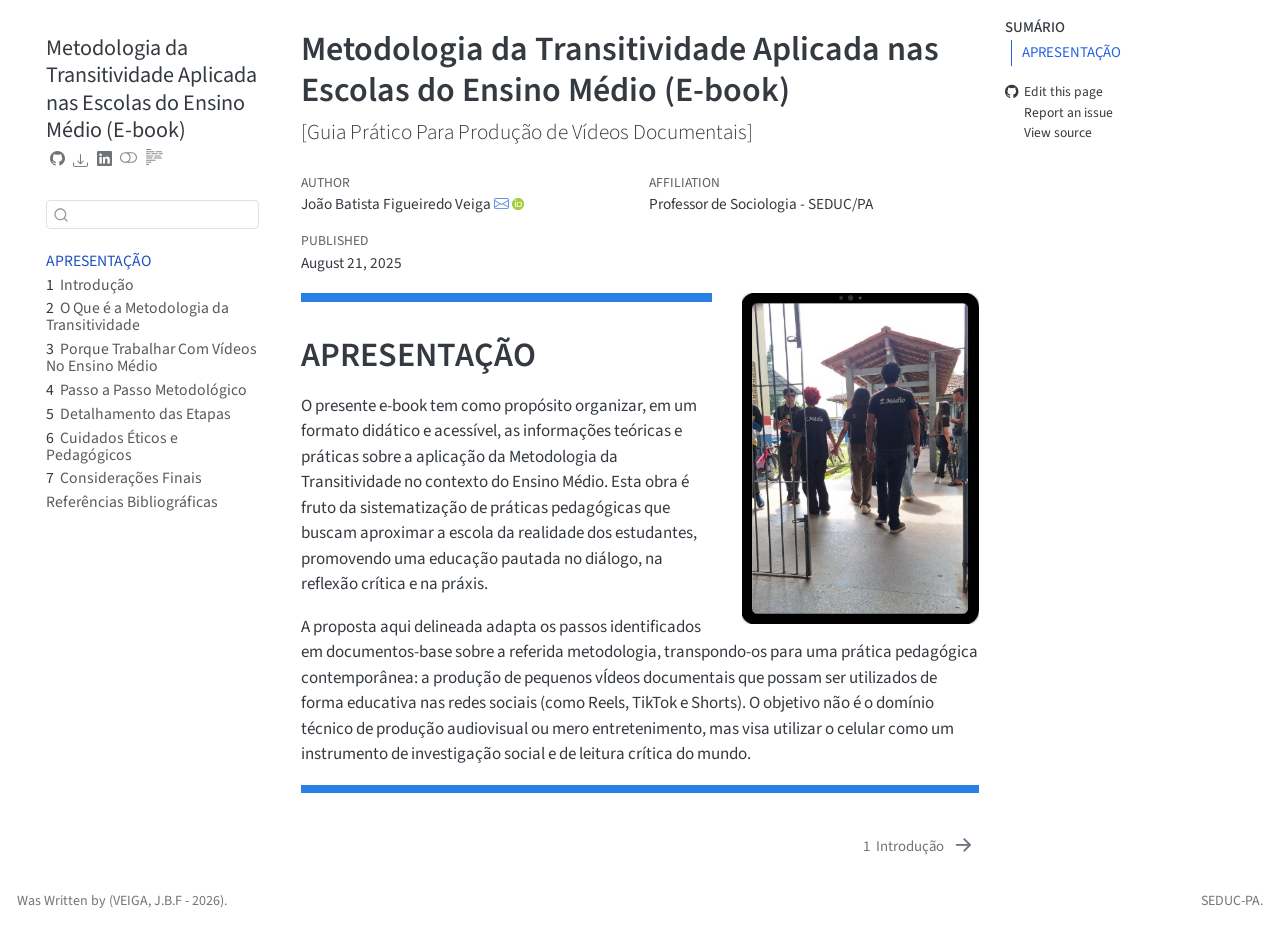
<file: docs/index.html>
<!DOCTYPE html>
<html xmlns="http://www.w3.org/1999/xhtml" lang="en" xml:lang="en"><head>

<meta charset="utf-8">
<meta name="generator" content="quarto-1.7.32">

<meta name="viewport" content="width=device-width, initial-scale=1.0, user-scalable=yes">

<meta name="author" content="João Batista Figueiredo Veiga">
<meta name="dcterms.date" content="2025-08-21">

<title>Metodologia da Transitividade Aplicada nas Escolas do Ensino Médio (E-book)</title>
<style>
code{white-space: pre-wrap;}
span.smallcaps{font-variant: small-caps;}
div.columns{display: flex; gap: min(4vw, 1.5em);}
div.column{flex: auto; overflow-x: auto;}
div.hanging-indent{margin-left: 1.5em; text-indent: -1.5em;}
ul.task-list{list-style: none;}
ul.task-list li input[type="checkbox"] {
  width: 0.8em;
  margin: 0 0.8em 0.2em -1em; /* quarto-specific, see https://github.com/quarto-dev/quarto-cli/issues/4556 */ 
  vertical-align: middle;
}
</style>


<script src="site_libs/quarto-nav/quarto-nav.js"></script>
<script src="site_libs/quarto-nav/headroom.min.js"></script>
<script src="site_libs/clipboard/clipboard.min.js"></script>
<script src="site_libs/quarto-search/autocomplete.umd.js"></script>
<script src="site_libs/quarto-search/fuse.min.js"></script>
<script src="site_libs/quarto-search/quarto-search.js"></script>
<meta name="quarto:offset" content="./">
<link href="./intro.html" rel="next">
<link href="./capa1.jpg" rel="icon" type="image/jpeg">
<script src="site_libs/quarto-html/quarto.js" type="module"></script>
<script src="site_libs/quarto-html/tabsets/tabsets.js" type="module"></script>
<script src="site_libs/quarto-html/popper.min.js"></script>
<script src="site_libs/quarto-html/tippy.umd.min.js"></script>
<script src="site_libs/quarto-html/anchor.min.js"></script>
<link href="site_libs/quarto-html/tippy.css" rel="stylesheet">
<link href="site_libs/quarto-html/quarto-syntax-highlighting-37eea08aefeeee20ff55810ff984fec1.css" rel="stylesheet" class="quarto-color-scheme" id="quarto-text-highlighting-styles">
<link href="site_libs/quarto-html/quarto-syntax-highlighting-dark-2fef5ea3f8957b3e4ecc936fc74692ca.css" rel="stylesheet" class="quarto-color-scheme quarto-color-alternate" id="quarto-text-highlighting-styles">
<link href="site_libs/quarto-html/quarto-syntax-highlighting-37eea08aefeeee20ff55810ff984fec1.css" rel="stylesheet" class="quarto-color-scheme-extra" id="quarto-text-highlighting-styles">
<script src="site_libs/bootstrap/bootstrap.min.js"></script>
<link href="site_libs/bootstrap/bootstrap-icons.css" rel="stylesheet">
<link href="site_libs/bootstrap/bootstrap-364982630eef5352dd1537128a8ed5cb.min.css" rel="stylesheet" append-hash="true" class="quarto-color-scheme" id="quarto-bootstrap" data-mode="light">
<link href="site_libs/bootstrap/bootstrap-dark-9ac4c4d7723caba69398381a32a42326.min.css" rel="stylesheet" append-hash="true" class="quarto-color-scheme quarto-color-alternate" id="quarto-bootstrap" data-mode="dark">
<link href="site_libs/bootstrap/bootstrap-364982630eef5352dd1537128a8ed5cb.min.css" rel="stylesheet" append-hash="true" class="quarto-color-scheme-extra" id="quarto-bootstrap" data-mode="light">
<script id="quarto-search-options" type="application/json">{
  "location": "sidebar",
  "copy-button": false,
  "collapse-after": 3,
  "panel-placement": "start",
  "type": "textbox",
  "limit": 50,
  "keyboard-shortcut": [
    "f",
    "/",
    "s"
  ],
  "show-item-context": false,
  "language": {
    "search-no-results-text": "No results",
    "search-matching-documents-text": "matching documents",
    "search-copy-link-title": "Copy link to search",
    "search-hide-matches-text": "Hide additional matches",
    "search-more-match-text": "more match in this document",
    "search-more-matches-text": "more matches in this document",
    "search-clear-button-title": "Clear",
    "search-text-placeholder": "",
    "search-detached-cancel-button-title": "Cancel",
    "search-submit-button-title": "Submit",
    "search-label": "Search"
  }
}</script>


</head>

<body class="nav-sidebar floating quarto-light"><script id="quarto-html-before-body" type="application/javascript">
    const toggleBodyColorMode = (bsSheetEl) => {
      const mode = bsSheetEl.getAttribute("data-mode");
      const bodyEl = window.document.querySelector("body");
      if (mode === "dark") {
        bodyEl.classList.add("quarto-dark");
        bodyEl.classList.remove("quarto-light");
      } else {
        bodyEl.classList.add("quarto-light");
        bodyEl.classList.remove("quarto-dark");
      }
    }
    const toggleBodyColorPrimary = () => {
      const bsSheetEl = window.document.querySelector("link#quarto-bootstrap:not([rel=disabled-stylesheet])");
      if (bsSheetEl) {
        toggleBodyColorMode(bsSheetEl);
      }
    }
    const setColorSchemeToggle = (alternate) => {
      const toggles = window.document.querySelectorAll('.quarto-color-scheme-toggle');
      for (let i=0; i < toggles.length; i++) {
        const toggle = toggles[i];
        if (toggle) {
          if (alternate) {
            toggle.classList.add("alternate");
          } else {
            toggle.classList.remove("alternate");
          }
        }
      }
    };
    const toggleColorMode = (alternate) => {
      // Switch the stylesheets
      const primaryStylesheets = window.document.querySelectorAll('link.quarto-color-scheme:not(.quarto-color-alternate)');
      const alternateStylesheets = window.document.querySelectorAll('link.quarto-color-scheme.quarto-color-alternate');
      manageTransitions('#quarto-margin-sidebar .nav-link', false);
      if (alternate) {
        // note: dark is layered on light, we don't disable primary!
        enableStylesheet(alternateStylesheets);
        for (const sheetNode of alternateStylesheets) {
          if (sheetNode.id === "quarto-bootstrap") {
            toggleBodyColorMode(sheetNode);
          }
        }
      } else {
        disableStylesheet(alternateStylesheets);
        enableStylesheet(primaryStylesheets)
        toggleBodyColorPrimary();
      }
      manageTransitions('#quarto-margin-sidebar .nav-link', true);
      // Switch the toggles
      setColorSchemeToggle(alternate)
      // Hack to workaround the fact that safari doesn't
      // properly recolor the scrollbar when toggling (#1455)
      if (navigator.userAgent.indexOf('Safari') > 0 && navigator.userAgent.indexOf('Chrome') == -1) {
        manageTransitions("body", false);
        window.scrollTo(0, 1);
        setTimeout(() => {
          window.scrollTo(0, 0);
          manageTransitions("body", true);
        }, 40);
      }
    }
    const disableStylesheet = (stylesheets) => {
      for (let i=0; i < stylesheets.length; i++) {
        const stylesheet = stylesheets[i];
        stylesheet.rel = 'disabled-stylesheet';
      }
    }
    const enableStylesheet = (stylesheets) => {
      for (let i=0; i < stylesheets.length; i++) {
        const stylesheet = stylesheets[i];
        if(stylesheet.rel !== 'stylesheet') { // for Chrome, which will still FOUC without this check
          stylesheet.rel = 'stylesheet';
        }
      }
    }
    const manageTransitions = (selector, allowTransitions) => {
      const els = window.document.querySelectorAll(selector);
      for (let i=0; i < els.length; i++) {
        const el = els[i];
        if (allowTransitions) {
          el.classList.remove('notransition');
        } else {
          el.classList.add('notransition');
        }
      }
    }
    const isFileUrl = () => {
      return window.location.protocol === 'file:';
    }
    const hasAlternateSentinel = () => {
      let styleSentinel = getColorSchemeSentinel();
      if (styleSentinel !== null) {
        return styleSentinel === "alternate";
      } else {
        return false;
      }
    }
    const setStyleSentinel = (alternate) => {
      const value = alternate ? "alternate" : "default";
      if (!isFileUrl()) {
        window.localStorage.setItem("quarto-color-scheme", value);
      } else {
        localAlternateSentinel = value;
      }
    }
    const getColorSchemeSentinel = () => {
      if (!isFileUrl()) {
        const storageValue = window.localStorage.getItem("quarto-color-scheme");
        return storageValue != null ? storageValue : localAlternateSentinel;
      } else {
        return localAlternateSentinel;
      }
    }
    const toggleGiscusIfUsed = (isAlternate, darkModeDefault) => {
      const baseTheme = document.querySelector('#giscus-base-theme')?.value ?? 'light';
      const alternateTheme = document.querySelector('#giscus-alt-theme')?.value ?? 'dark';
      let newTheme = '';
      if(authorPrefersDark) {
        newTheme = isAlternate ? baseTheme : alternateTheme;
      } else {
        newTheme = isAlternate ? alternateTheme : baseTheme;
      }
      const changeGiscusTheme = () => {
        // From: https://github.com/giscus/giscus/issues/336
        const sendMessage = (message) => {
          const iframe = document.querySelector('iframe.giscus-frame');
          if (!iframe) return;
          iframe.contentWindow.postMessage({ giscus: message }, 'https://giscus.app');
        }
        sendMessage({
          setConfig: {
            theme: newTheme
          }
        });
      }
      const isGiscussLoaded = window.document.querySelector('iframe.giscus-frame') !== null;
      if (isGiscussLoaded) {
        changeGiscusTheme();
      }
    };
    const authorPrefersDark = false;
    const darkModeDefault = authorPrefersDark;
      document.querySelector('link#quarto-text-highlighting-styles.quarto-color-scheme-extra').rel = 'disabled-stylesheet';
      document.querySelector('link#quarto-bootstrap.quarto-color-scheme-extra').rel = 'disabled-stylesheet';
    let localAlternateSentinel = darkModeDefault ? 'alternate' : 'default';
    // Dark / light mode switch
    window.quartoToggleColorScheme = () => {
      // Read the current dark / light value
      let toAlternate = !hasAlternateSentinel();
      toggleColorMode(toAlternate);
      setStyleSentinel(toAlternate);
      toggleGiscusIfUsed(toAlternate, darkModeDefault);
      window.dispatchEvent(new Event('resize'));
    };
    // Switch to dark mode if need be
    if (hasAlternateSentinel()) {
      toggleColorMode(true);
    } else {
      toggleColorMode(false);
    }
  </script>

<div id="quarto-search-results"></div>
  <header id="quarto-header" class="headroom fixed-top">
  <nav class="quarto-secondary-nav">
    <div class="container-fluid d-flex">
      <button type="button" class="quarto-btn-toggle btn" data-bs-toggle="collapse" role="button" data-bs-target=".quarto-sidebar-collapse-item" aria-controls="quarto-sidebar" aria-expanded="false" aria-label="Toggle sidebar navigation" onclick="if (window.quartoToggleHeadroom) { window.quartoToggleHeadroom(); }">
        <i class="bi bi-layout-text-sidebar-reverse"></i>
      </button>
        <nav class="quarto-page-breadcrumbs" aria-label="breadcrumb"><ol class="breadcrumb"><li class="breadcrumb-item"><a href="./index.html">APRESENTAÇÃO</a></li></ol></nav>
        <a class="flex-grow-1" role="navigation" data-bs-toggle="collapse" data-bs-target=".quarto-sidebar-collapse-item" aria-controls="quarto-sidebar" aria-expanded="false" aria-label="Toggle sidebar navigation" onclick="if (window.quartoToggleHeadroom) { window.quartoToggleHeadroom(); }">      
        </a>
      <button type="button" class="btn quarto-search-button" aria-label="Search" onclick="window.quartoOpenSearch();">
        <i class="bi bi-search"></i>
      </button>
    </div>
  </nav>
</header>
<!-- content -->
<div id="quarto-content" class="quarto-container page-columns page-rows-contents page-layout-article">
<!-- sidebar -->
  <nav id="quarto-sidebar" class="sidebar collapse collapse-horizontal quarto-sidebar-collapse-item sidebar-navigation floating overflow-auto">
    <div class="pt-lg-2 mt-2 text-left sidebar-header">
    <div class="sidebar-title mb-0 py-0">
      <a href="./">Metodologia da Transitividade Aplicada nas Escolas do Ensino Médio (E-book)</a> 
        <div class="sidebar-tools-main tools-wide">
    <a href="https://github.com/Veiga1972/tree/main/book/" title="Source Code" class="quarto-navigation-tool px-1" aria-label="Source Code"><i class="bi bi-github"></i></a>
    <div class="dropdown">
      <a href="" title="Download" id="quarto-navigation-tool-dropdown-0" class="quarto-navigation-tool dropdown-toggle px-1" data-bs-toggle="dropdown" aria-expanded="false" role="link" aria-label="Download"><i class="bi bi-download"></i></a>
      <ul class="dropdown-menu" aria-labelledby="quarto-navigation-tool-dropdown-0">
          <li>
            <a class="dropdown-item sidebar-tools-main-item" href="./Metodologia-da-Transitividade-Aplicada-nas-Escolas-do-Ensino-Médio--E-book-.pdf">
              <i class="bi bi-file-pdf pe-1"></i>
            Download PDF
            </a>
          </li>
          <li>
            <a class="dropdown-item sidebar-tools-main-item" href="./Metodologia-da-Transitividade-Aplicada-nas-Escolas-do-Ensino-Médio--E-book-.docx">
              <i class="bi bi-file-word pe-1"></i>
            Download Docx
            </a>
          </li>
      </ul>
    </div>
    <a href="https://www.linkedin.com/sharing/share-offsite/?url=|url|" title="LinkedIn" class="quarto-navigation-tool px-1" aria-label="LinkedIn"><i class="bi bi-linkedin"></i></a>
  <a href="" class="quarto-color-scheme-toggle quarto-navigation-tool  px-1" onclick="window.quartoToggleColorScheme(); return false;" title="Toggle dark mode"><i class="bi"></i></a>
  <a href="" class="quarto-reader-toggle quarto-navigation-tool px-1" onclick="window.quartoToggleReader(); return false;" title="Toggle reader mode">
  <div class="quarto-reader-toggle-btn">
  <i class="bi"></i>
  </div>
</a>
</div>
    </div>
      </div>
        <div class="mt-2 flex-shrink-0 align-items-center">
        <div class="sidebar-search">
        <div id="quarto-search" class="" title="Search"></div>
        </div>
        </div>
    <div class="sidebar-menu-container"> 
    <ul class="list-unstyled mt-1">
        <li class="sidebar-item">
  <div class="sidebar-item-container"> 
  <a href="./index.html" class="sidebar-item-text sidebar-link active">
 <span class="menu-text">APRESENTAÇÃO</span></a>
  </div>
</li>
        <li class="sidebar-item">
  <div class="sidebar-item-container"> 
  <a href="./intro.html" class="sidebar-item-text sidebar-link">
 <span class="menu-text"><span class="chapter-number">1</span>&nbsp; <span class="chapter-title">Introdução</span></span></a>
  </div>
</li>
        <li class="sidebar-item">
  <div class="sidebar-item-container"> 
  <a href="./cap1.html" class="sidebar-item-text sidebar-link">
 <span class="menu-text"><span class="chapter-number">2</span>&nbsp; <span class="chapter-title">O Que é a Metodologia da Transitividade</span></span></a>
  </div>
</li>
        <li class="sidebar-item">
  <div class="sidebar-item-container"> 
  <a href="./cap2.html" class="sidebar-item-text sidebar-link">
 <span class="menu-text"><span class="chapter-number">3</span>&nbsp; <span class="chapter-title">Porque Trabalhar Com Vídeos No Ensino Médio</span></span></a>
  </div>
</li>
        <li class="sidebar-item">
  <div class="sidebar-item-container"> 
  <a href="./cap3.html" class="sidebar-item-text sidebar-link">
 <span class="menu-text"><span class="chapter-number">4</span>&nbsp; <span class="chapter-title">Passo a Passo Metodológico</span></span></a>
  </div>
</li>
        <li class="sidebar-item">
  <div class="sidebar-item-container"> 
  <a href="./cap4.html" class="sidebar-item-text sidebar-link">
 <span class="menu-text"><span class="chapter-number">5</span>&nbsp; <span class="chapter-title">Detalhamento das Etapas</span></span></a>
  </div>
</li>
        <li class="sidebar-item">
  <div class="sidebar-item-container"> 
  <a href="./cap5.html" class="sidebar-item-text sidebar-link">
 <span class="menu-text"><span class="chapter-number">6</span>&nbsp; <span class="chapter-title">Cuidados Éticos e Pedagógicos</span></span></a>
  </div>
</li>
        <li class="sidebar-item">
  <div class="sidebar-item-container"> 
  <a href="./cap6.html" class="sidebar-item-text sidebar-link">
 <span class="menu-text"><span class="chapter-number">7</span>&nbsp; <span class="chapter-title">Considerações Finais</span></span></a>
  </div>
</li>
        <li class="sidebar-item">
  <div class="sidebar-item-container"> 
  <a href="./references.html" class="sidebar-item-text sidebar-link">
 <span class="menu-text">Referências Bibliográficas</span></a>
  </div>
</li>
    </ul>
    </div>
</nav>
<div id="quarto-sidebar-glass" class="quarto-sidebar-collapse-item" data-bs-toggle="collapse" data-bs-target=".quarto-sidebar-collapse-item"></div>
<!-- margin-sidebar -->
    <div id="quarto-margin-sidebar" class="sidebar margin-sidebar">
        <nav id="TOC" role="doc-toc" class="toc-active">
    <h2 id="toc-title">SUMÁRIO</h2>
   
  <ul>
  <li><a href="#apresentação" id="toc-apresentação" class="nav-link active" data-scroll-target="#apresentação">APRESENTAÇÃO</a></li>
  </ul>
<div class="toc-actions"><ul><li><a href="https://github.com/Veiga1972/edit/main/book/index.qmd" class="toc-action"><i class="bi bi-github"></i>Edit this page</a></li><li><a href="https://github.com/Veiga1972/issues/new" class="toc-action"><i class="bi empty"></i>Report an issue</a></li><li><a href="https://github.com/Veiga1972/blob/main/book/index.qmd" class="toc-action"><i class="bi empty"></i>View source</a></li></ul></div></nav>
    </div>
<!-- main -->
<main class="content" id="quarto-document-content">


<header id="title-block-header" class="quarto-title-block default">
<div class="quarto-title">
<h1 class="title">Metodologia da Transitividade Aplicada nas Escolas do Ensino Médio (E-book)</h1>
<p class="subtitle lead">[Guia Prático Para Produção de Vídeos Documentais]</p>
</div>


<div class="quarto-title-meta-author">
  <div class="quarto-title-meta-heading">Author</div>
  <div class="quarto-title-meta-heading">Affiliation</div>
  
    <div class="quarto-title-meta-contents">
    <p class="author">João Batista Figueiredo Veiga <a href="mailto:joao.veiga@detran.pa.gov.br" class="quarto-title-author-email"><i class="bi bi-envelope"></i></a> <a href="https://orcid.org/0000-0001-7262-3336" class="quarto-title-author-orcid"> <img src="[data-uri]"></a></p>
  </div>
  <div class="quarto-title-meta-contents">
        <p class="affiliation">
            Professor de Sociologia - SEDUC/PA
          </p>
      </div>
  </div>

<div class="quarto-title-meta">

      
    <div>
    <div class="quarto-title-meta-heading">Published</div>
    <div class="quarto-title-meta-contents">
      <p class="date">August 21, 2025</p>
    </div>
  </div>
  
    
  </div>
  


</header>


<p><img src="fig11.jpg" title="Metodologia da Transitividade Aplicada nas Escolas do Ensino Médio (E-book)" class="quarto-cover-image nolightbox img-fluid"></p>
<div class="progress">
<div class="progress-bar" style="width: 100%;">

</div>
</div>
<section id="apresentação" class="level1 unnumbered">
<h1 class="unnumbered">APRESENTAÇÃO</h1>
<p>O presente e-book tem como propósito organizar, em um formato didático e acessível, as informações teóricas e práticas sobre a aplicação da Metodologia da Transitividade no contexto do Ensino Médio. Esta obra é fruto da sistematização de práticas pedagógicas que buscam aproximar a escola da realidade dos estudantes, promovendo uma educação pautada no diálogo, na reflexão crítica e na práxis.</p>
<p>A proposta aqui delineada adapta os passos identificados em documentos-base sobre a referida metodologia, transpondo-os para uma prática pedagógica contemporânea: a produção de pequenos vÍdeos documentais que possam ser utilizados de forma educativa nas redes sociais (como Reels, TikTok e Shorts). O objetivo não é o domínio técnico de produção audiovisual ou mero entretenimento, mas visa utilizar o celular como um instrumento de investigação social e de leitura crítica do mundo.</p>
<div class="progress">
<div class="progress-bar" style="width: 100%;">

</div>
</div>


</section>

</main> <!-- /main -->
<script id="quarto-html-after-body" type="application/javascript">
  window.document.addEventListener("DOMContentLoaded", function (event) {
    // Ensure there is a toggle, if there isn't float one in the top right
    if (window.document.querySelector('.quarto-color-scheme-toggle') === null) {
      const a = window.document.createElement('a');
      a.classList.add('top-right');
      a.classList.add('quarto-color-scheme-toggle');
      a.href = "";
      a.onclick = function() { try { window.quartoToggleColorScheme(); } catch {} return false; };
      const i = window.document.createElement("i");
      i.classList.add('bi');
      a.appendChild(i);
      window.document.body.appendChild(a);
    }
    setColorSchemeToggle(hasAlternateSentinel())
    const icon = "";
    const anchorJS = new window.AnchorJS();
    anchorJS.options = {
      placement: 'right',
      icon: icon
    };
    anchorJS.add('.anchored');
    const isCodeAnnotation = (el) => {
      for (const clz of el.classList) {
        if (clz.startsWith('code-annotation-')) {                     
          return true;
        }
      }
      return false;
    }
    const onCopySuccess = function(e) {
      // button target
      const button = e.trigger;
      // don't keep focus
      button.blur();
      // flash "checked"
      button.classList.add('code-copy-button-checked');
      var currentTitle = button.getAttribute("title");
      button.setAttribute("title", "Copied!");
      let tooltip;
      if (window.bootstrap) {
        button.setAttribute("data-bs-toggle", "tooltip");
        button.setAttribute("data-bs-placement", "left");
        button.setAttribute("data-bs-title", "Copied!");
        tooltip = new bootstrap.Tooltip(button, 
          { trigger: "manual", 
            customClass: "code-copy-button-tooltip",
            offset: [0, -8]});
        tooltip.show();    
      }
      setTimeout(function() {
        if (tooltip) {
          tooltip.hide();
          button.removeAttribute("data-bs-title");
          button.removeAttribute("data-bs-toggle");
          button.removeAttribute("data-bs-placement");
        }
        button.setAttribute("title", currentTitle);
        button.classList.remove('code-copy-button-checked');
      }, 1000);
      // clear code selection
      e.clearSelection();
    }
    const getTextToCopy = function(trigger) {
        const codeEl = trigger.previousElementSibling.cloneNode(true);
        for (const childEl of codeEl.children) {
          if (isCodeAnnotation(childEl)) {
            childEl.remove();
          }
        }
        return codeEl.innerText;
    }
    const clipboard = new window.ClipboardJS('.code-copy-button:not([data-in-quarto-modal])', {
      text: getTextToCopy
    });
    clipboard.on('success', onCopySuccess);
    if (window.document.getElementById('quarto-embedded-source-code-modal')) {
      const clipboardModal = new window.ClipboardJS('.code-copy-button[data-in-quarto-modal]', {
        text: getTextToCopy,
        container: window.document.getElementById('quarto-embedded-source-code-modal')
      });
      clipboardModal.on('success', onCopySuccess);
    }
      var localhostRegex = new RegExp(/^(?:http|https):\/\/localhost\:?[0-9]*\//);
      var mailtoRegex = new RegExp(/^mailto:/);
        var filterRegex = new RegExp('/' + window.location.host + '/');
      var isInternal = (href) => {
          return filterRegex.test(href) || localhostRegex.test(href) || mailtoRegex.test(href);
      }
      // Inspect non-navigation links and adorn them if external
     var links = window.document.querySelectorAll('a[href]:not(.nav-link):not(.navbar-brand):not(.toc-action):not(.sidebar-link):not(.sidebar-item-toggle):not(.pagination-link):not(.no-external):not([aria-hidden]):not(.dropdown-item):not(.quarto-navigation-tool):not(.about-link)');
      for (var i=0; i<links.length; i++) {
        const link = links[i];
        if (!isInternal(link.href)) {
          // undo the damage that might have been done by quarto-nav.js in the case of
          // links that we want to consider external
          if (link.dataset.originalHref !== undefined) {
            link.href = link.dataset.originalHref;
          }
        }
      }
    function tippyHover(el, contentFn, onTriggerFn, onUntriggerFn) {
      const config = {
        allowHTML: true,
        maxWidth: 500,
        delay: 100,
        arrow: false,
        appendTo: function(el) {
            return el.parentElement;
        },
        interactive: true,
        interactiveBorder: 10,
        theme: 'quarto',
        placement: 'bottom-start',
      };
      if (contentFn) {
        config.content = contentFn;
      }
      if (onTriggerFn) {
        config.onTrigger = onTriggerFn;
      }
      if (onUntriggerFn) {
        config.onUntrigger = onUntriggerFn;
      }
      window.tippy(el, config); 
    }
    const noterefs = window.document.querySelectorAll('a[role="doc-noteref"]');
    for (var i=0; i<noterefs.length; i++) {
      const ref = noterefs[i];
      tippyHover(ref, function() {
        // use id or data attribute instead here
        let href = ref.getAttribute('data-footnote-href') || ref.getAttribute('href');
        try { href = new URL(href).hash; } catch {}
        const id = href.replace(/^#\/?/, "");
        const note = window.document.getElementById(id);
        if (note) {
          return note.innerHTML;
        } else {
          return "";
        }
      });
    }
    const xrefs = window.document.querySelectorAll('a.quarto-xref');
    const processXRef = (id, note) => {
      // Strip column container classes
      const stripColumnClz = (el) => {
        el.classList.remove("page-full", "page-columns");
        if (el.children) {
          for (const child of el.children) {
            stripColumnClz(child);
          }
        }
      }
      stripColumnClz(note)
      if (id === null || id.startsWith('sec-')) {
        // Special case sections, only their first couple elements
        const container = document.createElement("div");
        if (note.children && note.children.length > 2) {
          container.appendChild(note.children[0].cloneNode(true));
          for (let i = 1; i < note.children.length; i++) {
            const child = note.children[i];
            if (child.tagName === "P" && child.innerText === "") {
              continue;
            } else {
              container.appendChild(child.cloneNode(true));
              break;
            }
          }
          if (window.Quarto?.typesetMath) {
            window.Quarto.typesetMath(container);
          }
          return container.innerHTML
        } else {
          if (window.Quarto?.typesetMath) {
            window.Quarto.typesetMath(note);
          }
          return note.innerHTML;
        }
      } else {
        // Remove any anchor links if they are present
        const anchorLink = note.querySelector('a.anchorjs-link');
        if (anchorLink) {
          anchorLink.remove();
        }
        if (window.Quarto?.typesetMath) {
          window.Quarto.typesetMath(note);
        }
        if (note.classList.contains("callout")) {
          return note.outerHTML;
        } else {
          return note.innerHTML;
        }
      }
    }
    for (var i=0; i<xrefs.length; i++) {
      const xref = xrefs[i];
      tippyHover(xref, undefined, function(instance) {
        instance.disable();
        let url = xref.getAttribute('href');
        let hash = undefined; 
        if (url.startsWith('#')) {
          hash = url;
        } else {
          try { hash = new URL(url).hash; } catch {}
        }
        if (hash) {
          const id = hash.replace(/^#\/?/, "");
          const note = window.document.getElementById(id);
          if (note !== null) {
            try {
              const html = processXRef(id, note.cloneNode(true));
              instance.setContent(html);
            } finally {
              instance.enable();
              instance.show();
            }
          } else {
            // See if we can fetch this
            fetch(url.split('#')[0])
            .then(res => res.text())
            .then(html => {
              const parser = new DOMParser();
              const htmlDoc = parser.parseFromString(html, "text/html");
              const note = htmlDoc.getElementById(id);
              if (note !== null) {
                const html = processXRef(id, note);
                instance.setContent(html);
              } 
            }).finally(() => {
              instance.enable();
              instance.show();
            });
          }
        } else {
          // See if we can fetch a full url (with no hash to target)
          // This is a special case and we should probably do some content thinning / targeting
          fetch(url)
          .then(res => res.text())
          .then(html => {
            const parser = new DOMParser();
            const htmlDoc = parser.parseFromString(html, "text/html");
            const note = htmlDoc.querySelector('main.content');
            if (note !== null) {
              // This should only happen for chapter cross references
              // (since there is no id in the URL)
              // remove the first header
              if (note.children.length > 0 && note.children[0].tagName === "HEADER") {
                note.children[0].remove();
              }
              const html = processXRef(null, note);
              instance.setContent(html);
            } 
          }).finally(() => {
            instance.enable();
            instance.show();
          });
        }
      }, function(instance) {
      });
    }
        let selectedAnnoteEl;
        const selectorForAnnotation = ( cell, annotation) => {
          let cellAttr = 'data-code-cell="' + cell + '"';
          let lineAttr = 'data-code-annotation="' +  annotation + '"';
          const selector = 'span[' + cellAttr + '][' + lineAttr + ']';
          return selector;
        }
        const selectCodeLines = (annoteEl) => {
          const doc = window.document;
          const targetCell = annoteEl.getAttribute("data-target-cell");
          const targetAnnotation = annoteEl.getAttribute("data-target-annotation");
          const annoteSpan = window.document.querySelector(selectorForAnnotation(targetCell, targetAnnotation));
          const lines = annoteSpan.getAttribute("data-code-lines").split(",");
          const lineIds = lines.map((line) => {
            return targetCell + "-" + line;
          })
          let top = null;
          let height = null;
          let parent = null;
          if (lineIds.length > 0) {
              //compute the position of the single el (top and bottom and make a div)
              const el = window.document.getElementById(lineIds[0]);
              top = el.offsetTop;
              height = el.offsetHeight;
              parent = el.parentElement.parentElement;
            if (lineIds.length > 1) {
              const lastEl = window.document.getElementById(lineIds[lineIds.length - 1]);
              const bottom = lastEl.offsetTop + lastEl.offsetHeight;
              height = bottom - top;
            }
            if (top !== null && height !== null && parent !== null) {
              // cook up a div (if necessary) and position it 
              let div = window.document.getElementById("code-annotation-line-highlight");
              if (div === null) {
                div = window.document.createElement("div");
                div.setAttribute("id", "code-annotation-line-highlight");
                div.style.position = 'absolute';
                parent.appendChild(div);
              }
              div.style.top = top - 2 + "px";
              div.style.height = height + 4 + "px";
              div.style.left = 0;
              let gutterDiv = window.document.getElementById("code-annotation-line-highlight-gutter");
              if (gutterDiv === null) {
                gutterDiv = window.document.createElement("div");
                gutterDiv.setAttribute("id", "code-annotation-line-highlight-gutter");
                gutterDiv.style.position = 'absolute';
                const codeCell = window.document.getElementById(targetCell);
                const gutter = codeCell.querySelector('.code-annotation-gutter');
                gutter.appendChild(gutterDiv);
              }
              gutterDiv.style.top = top - 2 + "px";
              gutterDiv.style.height = height + 4 + "px";
            }
            selectedAnnoteEl = annoteEl;
          }
        };
        const unselectCodeLines = () => {
          const elementsIds = ["code-annotation-line-highlight", "code-annotation-line-highlight-gutter"];
          elementsIds.forEach((elId) => {
            const div = window.document.getElementById(elId);
            if (div) {
              div.remove();
            }
          });
          selectedAnnoteEl = undefined;
        };
          // Handle positioning of the toggle
      window.addEventListener(
        "resize",
        throttle(() => {
          elRect = undefined;
          if (selectedAnnoteEl) {
            selectCodeLines(selectedAnnoteEl);
          }
        }, 10)
      );
      function throttle(fn, ms) {
      let throttle = false;
      let timer;
        return (...args) => {
          if(!throttle) { // first call gets through
              fn.apply(this, args);
              throttle = true;
          } else { // all the others get throttled
              if(timer) clearTimeout(timer); // cancel #2
              timer = setTimeout(() => {
                fn.apply(this, args);
                timer = throttle = false;
              }, ms);
          }
        };
      }
        // Attach click handler to the DT
        const annoteDls = window.document.querySelectorAll('dt[data-target-cell]');
        for (const annoteDlNode of annoteDls) {
          annoteDlNode.addEventListener('click', (event) => {
            const clickedEl = event.target;
            if (clickedEl !== selectedAnnoteEl) {
              unselectCodeLines();
              const activeEl = window.document.querySelector('dt[data-target-cell].code-annotation-active');
              if (activeEl) {
                activeEl.classList.remove('code-annotation-active');
              }
              selectCodeLines(clickedEl);
              clickedEl.classList.add('code-annotation-active');
            } else {
              // Unselect the line
              unselectCodeLines();
              clickedEl.classList.remove('code-annotation-active');
            }
          });
        }
    const findCites = (el) => {
      const parentEl = el.parentElement;
      if (parentEl) {
        const cites = parentEl.dataset.cites;
        if (cites) {
          return {
            el,
            cites: cites.split(' ')
          };
        } else {
          return findCites(el.parentElement)
        }
      } else {
        return undefined;
      }
    };
    var bibliorefs = window.document.querySelectorAll('a[role="doc-biblioref"]');
    for (var i=0; i<bibliorefs.length; i++) {
      const ref = bibliorefs[i];
      const citeInfo = findCites(ref);
      if (citeInfo) {
        tippyHover(citeInfo.el, function() {
          var popup = window.document.createElement('div');
          citeInfo.cites.forEach(function(cite) {
            var citeDiv = window.document.createElement('div');
            citeDiv.classList.add('hanging-indent');
            citeDiv.classList.add('csl-entry');
            var biblioDiv = window.document.getElementById('ref-' + cite);
            if (biblioDiv) {
              citeDiv.innerHTML = biblioDiv.innerHTML;
            }
            popup.appendChild(citeDiv);
          });
          return popup.innerHTML;
        });
      }
    }
  });
  </script>
<nav class="page-navigation">
  <div class="nav-page nav-page-previous">
  </div>
  <div class="nav-page nav-page-next">
      <a href="./intro.html" class="pagination-link" aria-label="Introdução">
        <span class="nav-page-text"><span class="chapter-number">1</span>&nbsp; <span class="chapter-title">Introdução</span></span> <i class="bi bi-arrow-right-short"></i>
      </a>
  </div>
</nav>
</div> <!-- /content -->
<footer class="footer">
  <div class="nav-footer">
    <div class="nav-footer-left">
<p>Was Written by (VEIGA, J.B.F - 2026).</p>
</div>   
    <div class="nav-footer-center">
      &nbsp;
    <div class="toc-actions d-sm-block d-md-none"><ul><li><a href="https://github.com/Veiga1972/edit/main/book/index.qmd" class="toc-action"><i class="bi bi-github"></i>Edit this page</a></li><li><a href="https://github.com/Veiga1972/issues/new" class="toc-action"><i class="bi empty"></i>Report an issue</a></li><li><a href="https://github.com/Veiga1972/blob/main/book/index.qmd" class="toc-action"><i class="bi empty"></i>View source</a></li></ul></div></div>
    <div class="nav-footer-right">
<p>SEDUC-PA.</p>
</div>
  </div>
</footer>




</body></html>
</file>
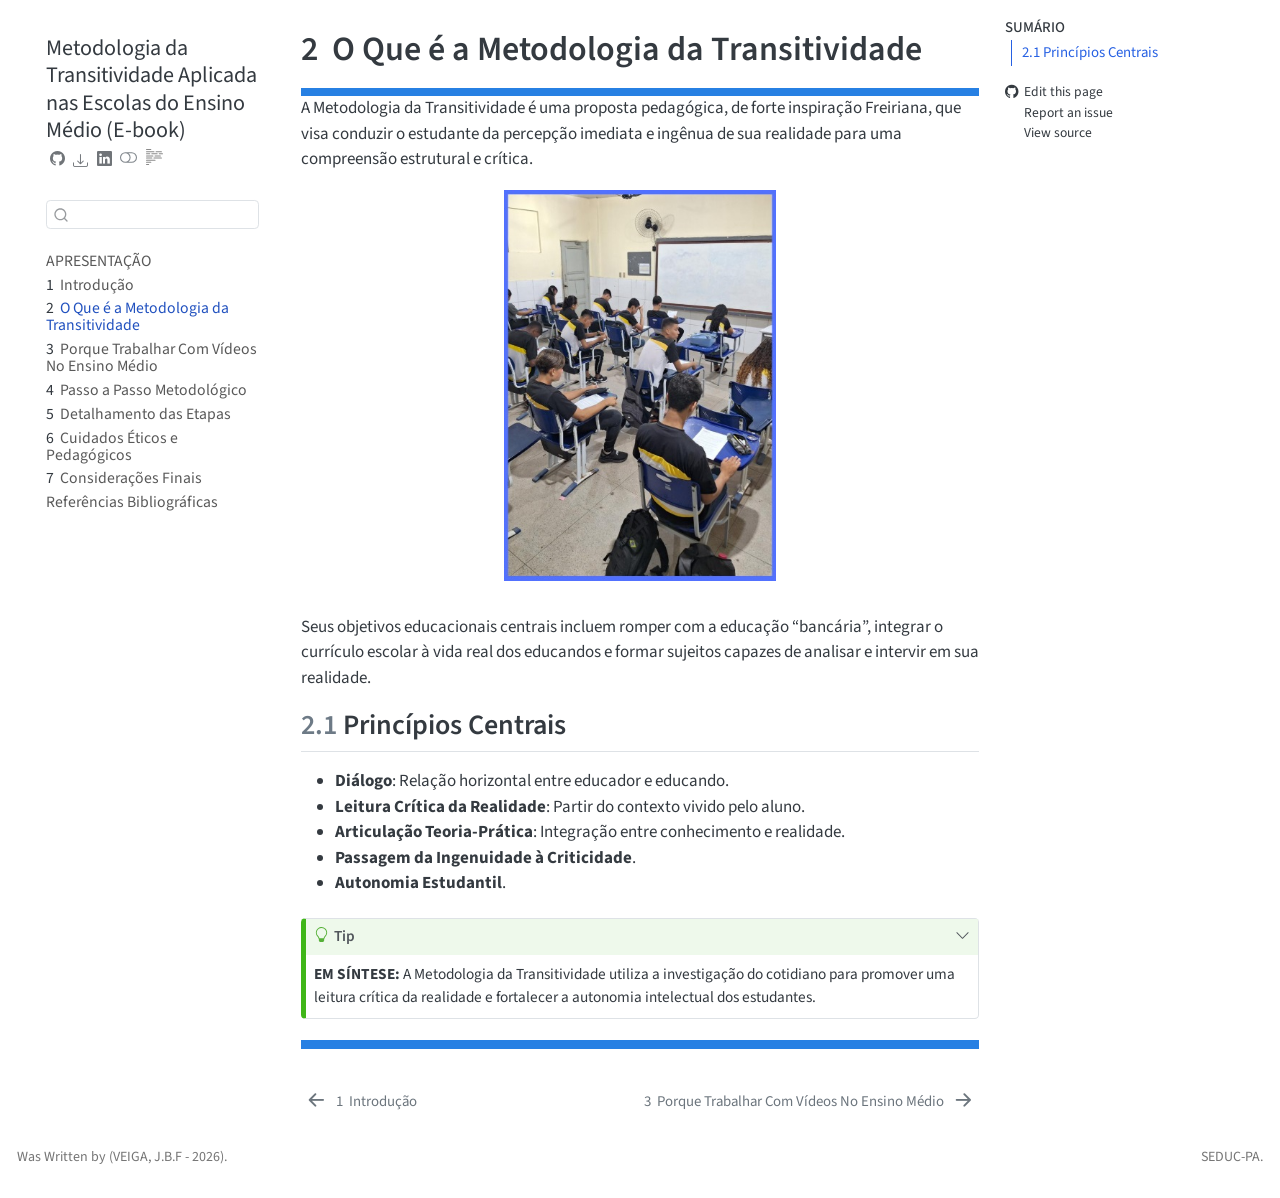
<file: docs/cap1.html>
<!DOCTYPE html>
<html xmlns="http://www.w3.org/1999/xhtml" lang="en" xml:lang="en"><head>

<meta charset="utf-8">
<meta name="generator" content="quarto-1.7.32">

<meta name="viewport" content="width=device-width, initial-scale=1.0, user-scalable=yes">


<title>2&nbsp; O Que é a Metodologia da Transitividade – Metodologia da Transitividade Aplicada nas Escolas do Ensino Médio (E-book)</title>
<style>
code{white-space: pre-wrap;}
span.smallcaps{font-variant: small-caps;}
div.columns{display: flex; gap: min(4vw, 1.5em);}
div.column{flex: auto; overflow-x: auto;}
div.hanging-indent{margin-left: 1.5em; text-indent: -1.5em;}
ul.task-list{list-style: none;}
ul.task-list li input[type="checkbox"] {
  width: 0.8em;
  margin: 0 0.8em 0.2em -1em; /* quarto-specific, see https://github.com/quarto-dev/quarto-cli/issues/4556 */ 
  vertical-align: middle;
}
</style>


<script src="site_libs/quarto-nav/quarto-nav.js"></script>
<script src="site_libs/quarto-nav/headroom.min.js"></script>
<script src="site_libs/clipboard/clipboard.min.js"></script>
<script src="site_libs/quarto-search/autocomplete.umd.js"></script>
<script src="site_libs/quarto-search/fuse.min.js"></script>
<script src="site_libs/quarto-search/quarto-search.js"></script>
<meta name="quarto:offset" content="./">
<link href="./cap2.html" rel="next">
<link href="./intro.html" rel="prev">
<link href="./capa1.jpg" rel="icon" type="image/jpeg">
<script src="site_libs/quarto-html/quarto.js" type="module"></script>
<script src="site_libs/quarto-html/tabsets/tabsets.js" type="module"></script>
<script src="site_libs/quarto-html/popper.min.js"></script>
<script src="site_libs/quarto-html/tippy.umd.min.js"></script>
<script src="site_libs/quarto-html/anchor.min.js"></script>
<link href="site_libs/quarto-html/tippy.css" rel="stylesheet">
<link href="site_libs/quarto-html/quarto-syntax-highlighting-37eea08aefeeee20ff55810ff984fec1.css" rel="stylesheet" class="quarto-color-scheme" id="quarto-text-highlighting-styles">
<link href="site_libs/quarto-html/quarto-syntax-highlighting-dark-2fef5ea3f8957b3e4ecc936fc74692ca.css" rel="stylesheet" class="quarto-color-scheme quarto-color-alternate" id="quarto-text-highlighting-styles">
<link href="site_libs/quarto-html/quarto-syntax-highlighting-37eea08aefeeee20ff55810ff984fec1.css" rel="stylesheet" class="quarto-color-scheme-extra" id="quarto-text-highlighting-styles">
<script src="site_libs/bootstrap/bootstrap.min.js"></script>
<link href="site_libs/bootstrap/bootstrap-icons.css" rel="stylesheet">
<link href="site_libs/bootstrap/bootstrap-364982630eef5352dd1537128a8ed5cb.min.css" rel="stylesheet" append-hash="true" class="quarto-color-scheme" id="quarto-bootstrap" data-mode="light">
<link href="site_libs/bootstrap/bootstrap-dark-9ac4c4d7723caba69398381a32a42326.min.css" rel="stylesheet" append-hash="true" class="quarto-color-scheme quarto-color-alternate" id="quarto-bootstrap" data-mode="dark">
<link href="site_libs/bootstrap/bootstrap-364982630eef5352dd1537128a8ed5cb.min.css" rel="stylesheet" append-hash="true" class="quarto-color-scheme-extra" id="quarto-bootstrap" data-mode="light">
<script id="quarto-search-options" type="application/json">{
  "location": "sidebar",
  "copy-button": false,
  "collapse-after": 3,
  "panel-placement": "start",
  "type": "textbox",
  "limit": 50,
  "keyboard-shortcut": [
    "f",
    "/",
    "s"
  ],
  "show-item-context": false,
  "language": {
    "search-no-results-text": "No results",
    "search-matching-documents-text": "matching documents",
    "search-copy-link-title": "Copy link to search",
    "search-hide-matches-text": "Hide additional matches",
    "search-more-match-text": "more match in this document",
    "search-more-matches-text": "more matches in this document",
    "search-clear-button-title": "Clear",
    "search-text-placeholder": "",
    "search-detached-cancel-button-title": "Cancel",
    "search-submit-button-title": "Submit",
    "search-label": "Search"
  }
}</script>


</head>

<body class="nav-sidebar floating quarto-light"><script id="quarto-html-before-body" type="application/javascript">
    const toggleBodyColorMode = (bsSheetEl) => {
      const mode = bsSheetEl.getAttribute("data-mode");
      const bodyEl = window.document.querySelector("body");
      if (mode === "dark") {
        bodyEl.classList.add("quarto-dark");
        bodyEl.classList.remove("quarto-light");
      } else {
        bodyEl.classList.add("quarto-light");
        bodyEl.classList.remove("quarto-dark");
      }
    }
    const toggleBodyColorPrimary = () => {
      const bsSheetEl = window.document.querySelector("link#quarto-bootstrap:not([rel=disabled-stylesheet])");
      if (bsSheetEl) {
        toggleBodyColorMode(bsSheetEl);
      }
    }
    const setColorSchemeToggle = (alternate) => {
      const toggles = window.document.querySelectorAll('.quarto-color-scheme-toggle');
      for (let i=0; i < toggles.length; i++) {
        const toggle = toggles[i];
        if (toggle) {
          if (alternate) {
            toggle.classList.add("alternate");
          } else {
            toggle.classList.remove("alternate");
          }
        }
      }
    };
    const toggleColorMode = (alternate) => {
      // Switch the stylesheets
      const primaryStylesheets = window.document.querySelectorAll('link.quarto-color-scheme:not(.quarto-color-alternate)');
      const alternateStylesheets = window.document.querySelectorAll('link.quarto-color-scheme.quarto-color-alternate');
      manageTransitions('#quarto-margin-sidebar .nav-link', false);
      if (alternate) {
        // note: dark is layered on light, we don't disable primary!
        enableStylesheet(alternateStylesheets);
        for (const sheetNode of alternateStylesheets) {
          if (sheetNode.id === "quarto-bootstrap") {
            toggleBodyColorMode(sheetNode);
          }
        }
      } else {
        disableStylesheet(alternateStylesheets);
        enableStylesheet(primaryStylesheets)
        toggleBodyColorPrimary();
      }
      manageTransitions('#quarto-margin-sidebar .nav-link', true);
      // Switch the toggles
      setColorSchemeToggle(alternate)
      // Hack to workaround the fact that safari doesn't
      // properly recolor the scrollbar when toggling (#1455)
      if (navigator.userAgent.indexOf('Safari') > 0 && navigator.userAgent.indexOf('Chrome') == -1) {
        manageTransitions("body", false);
        window.scrollTo(0, 1);
        setTimeout(() => {
          window.scrollTo(0, 0);
          manageTransitions("body", true);
        }, 40);
      }
    }
    const disableStylesheet = (stylesheets) => {
      for (let i=0; i < stylesheets.length; i++) {
        const stylesheet = stylesheets[i];
        stylesheet.rel = 'disabled-stylesheet';
      }
    }
    const enableStylesheet = (stylesheets) => {
      for (let i=0; i < stylesheets.length; i++) {
        const stylesheet = stylesheets[i];
        if(stylesheet.rel !== 'stylesheet') { // for Chrome, which will still FOUC without this check
          stylesheet.rel = 'stylesheet';
        }
      }
    }
    const manageTransitions = (selector, allowTransitions) => {
      const els = window.document.querySelectorAll(selector);
      for (let i=0; i < els.length; i++) {
        const el = els[i];
        if (allowTransitions) {
          el.classList.remove('notransition');
        } else {
          el.classList.add('notransition');
        }
      }
    }
    const isFileUrl = () => {
      return window.location.protocol === 'file:';
    }
    const hasAlternateSentinel = () => {
      let styleSentinel = getColorSchemeSentinel();
      if (styleSentinel !== null) {
        return styleSentinel === "alternate";
      } else {
        return false;
      }
    }
    const setStyleSentinel = (alternate) => {
      const value = alternate ? "alternate" : "default";
      if (!isFileUrl()) {
        window.localStorage.setItem("quarto-color-scheme", value);
      } else {
        localAlternateSentinel = value;
      }
    }
    const getColorSchemeSentinel = () => {
      if (!isFileUrl()) {
        const storageValue = window.localStorage.getItem("quarto-color-scheme");
        return storageValue != null ? storageValue : localAlternateSentinel;
      } else {
        return localAlternateSentinel;
      }
    }
    const toggleGiscusIfUsed = (isAlternate, darkModeDefault) => {
      const baseTheme = document.querySelector('#giscus-base-theme')?.value ?? 'light';
      const alternateTheme = document.querySelector('#giscus-alt-theme')?.value ?? 'dark';
      let newTheme = '';
      if(authorPrefersDark) {
        newTheme = isAlternate ? baseTheme : alternateTheme;
      } else {
        newTheme = isAlternate ? alternateTheme : baseTheme;
      }
      const changeGiscusTheme = () => {
        // From: https://github.com/giscus/giscus/issues/336
        const sendMessage = (message) => {
          const iframe = document.querySelector('iframe.giscus-frame');
          if (!iframe) return;
          iframe.contentWindow.postMessage({ giscus: message }, 'https://giscus.app');
        }
        sendMessage({
          setConfig: {
            theme: newTheme
          }
        });
      }
      const isGiscussLoaded = window.document.querySelector('iframe.giscus-frame') !== null;
      if (isGiscussLoaded) {
        changeGiscusTheme();
      }
    };
    const authorPrefersDark = false;
    const darkModeDefault = authorPrefersDark;
      document.querySelector('link#quarto-text-highlighting-styles.quarto-color-scheme-extra').rel = 'disabled-stylesheet';
      document.querySelector('link#quarto-bootstrap.quarto-color-scheme-extra').rel = 'disabled-stylesheet';
    let localAlternateSentinel = darkModeDefault ? 'alternate' : 'default';
    // Dark / light mode switch
    window.quartoToggleColorScheme = () => {
      // Read the current dark / light value
      let toAlternate = !hasAlternateSentinel();
      toggleColorMode(toAlternate);
      setStyleSentinel(toAlternate);
      toggleGiscusIfUsed(toAlternate, darkModeDefault);
      window.dispatchEvent(new Event('resize'));
    };
    // Switch to dark mode if need be
    if (hasAlternateSentinel()) {
      toggleColorMode(true);
    } else {
      toggleColorMode(false);
    }
  </script>

<div id="quarto-search-results"></div>
  <header id="quarto-header" class="headroom fixed-top">
  <nav class="quarto-secondary-nav">
    <div class="container-fluid d-flex">
      <button type="button" class="quarto-btn-toggle btn" data-bs-toggle="collapse" role="button" data-bs-target=".quarto-sidebar-collapse-item" aria-controls="quarto-sidebar" aria-expanded="false" aria-label="Toggle sidebar navigation" onclick="if (window.quartoToggleHeadroom) { window.quartoToggleHeadroom(); }">
        <i class="bi bi-layout-text-sidebar-reverse"></i>
      </button>
        <nav class="quarto-page-breadcrumbs" aria-label="breadcrumb"><ol class="breadcrumb"><li class="breadcrumb-item"><a href="./cap1.html"><span class="chapter-number">2</span>&nbsp; <span class="chapter-title">O Que é a Metodologia da Transitividade</span></a></li></ol></nav>
        <a class="flex-grow-1" role="navigation" data-bs-toggle="collapse" data-bs-target=".quarto-sidebar-collapse-item" aria-controls="quarto-sidebar" aria-expanded="false" aria-label="Toggle sidebar navigation" onclick="if (window.quartoToggleHeadroom) { window.quartoToggleHeadroom(); }">      
        </a>
      <button type="button" class="btn quarto-search-button" aria-label="Search" onclick="window.quartoOpenSearch();">
        <i class="bi bi-search"></i>
      </button>
    </div>
  </nav>
</header>
<!-- content -->
<div id="quarto-content" class="quarto-container page-columns page-rows-contents page-layout-article">
<!-- sidebar -->
  <nav id="quarto-sidebar" class="sidebar collapse collapse-horizontal quarto-sidebar-collapse-item sidebar-navigation floating overflow-auto">
    <div class="pt-lg-2 mt-2 text-left sidebar-header">
    <div class="sidebar-title mb-0 py-0">
      <a href="./">Metodologia da Transitividade Aplicada nas Escolas do Ensino Médio (E-book)</a> 
        <div class="sidebar-tools-main tools-wide">
    <a href="https://github.com/Veiga1972/tree/main/book/" title="Source Code" class="quarto-navigation-tool px-1" aria-label="Source Code"><i class="bi bi-github"></i></a>
    <div class="dropdown">
      <a href="" title="Download" id="quarto-navigation-tool-dropdown-0" class="quarto-navigation-tool dropdown-toggle px-1" data-bs-toggle="dropdown" aria-expanded="false" role="link" aria-label="Download"><i class="bi bi-download"></i></a>
      <ul class="dropdown-menu" aria-labelledby="quarto-navigation-tool-dropdown-0">
          <li>
            <a class="dropdown-item sidebar-tools-main-item" href="./Metodologia-da-Transitividade-Aplicada-nas-Escolas-do-Ensino-Médio--E-book-.pdf">
              <i class="bi bi-file-pdf pe-1"></i>
            Download PDF
            </a>
          </li>
          <li>
            <a class="dropdown-item sidebar-tools-main-item" href="./Metodologia-da-Transitividade-Aplicada-nas-Escolas-do-Ensino-Médio--E-book-.docx">
              <i class="bi bi-file-word pe-1"></i>
            Download Docx
            </a>
          </li>
      </ul>
    </div>
    <a href="https://www.linkedin.com/sharing/share-offsite/?url=|url|" title="LinkedIn" class="quarto-navigation-tool px-1" aria-label="LinkedIn"><i class="bi bi-linkedin"></i></a>
  <a href="" class="quarto-color-scheme-toggle quarto-navigation-tool  px-1" onclick="window.quartoToggleColorScheme(); return false;" title="Toggle dark mode"><i class="bi"></i></a>
  <a href="" class="quarto-reader-toggle quarto-navigation-tool px-1" onclick="window.quartoToggleReader(); return false;" title="Toggle reader mode">
  <div class="quarto-reader-toggle-btn">
  <i class="bi"></i>
  </div>
</a>
</div>
    </div>
      </div>
        <div class="mt-2 flex-shrink-0 align-items-center">
        <div class="sidebar-search">
        <div id="quarto-search" class="" title="Search"></div>
        </div>
        </div>
    <div class="sidebar-menu-container"> 
    <ul class="list-unstyled mt-1">
        <li class="sidebar-item">
  <div class="sidebar-item-container"> 
  <a href="./index.html" class="sidebar-item-text sidebar-link">
 <span class="menu-text">APRESENTAÇÃO</span></a>
  </div>
</li>
        <li class="sidebar-item">
  <div class="sidebar-item-container"> 
  <a href="./intro.html" class="sidebar-item-text sidebar-link">
 <span class="menu-text"><span class="chapter-number">1</span>&nbsp; <span class="chapter-title">Introdução</span></span></a>
  </div>
</li>
        <li class="sidebar-item">
  <div class="sidebar-item-container"> 
  <a href="./cap1.html" class="sidebar-item-text sidebar-link active">
 <span class="menu-text"><span class="chapter-number">2</span>&nbsp; <span class="chapter-title">O Que é a Metodologia da Transitividade</span></span></a>
  </div>
</li>
        <li class="sidebar-item">
  <div class="sidebar-item-container"> 
  <a href="./cap2.html" class="sidebar-item-text sidebar-link">
 <span class="menu-text"><span class="chapter-number">3</span>&nbsp; <span class="chapter-title">Porque Trabalhar Com Vídeos No Ensino Médio</span></span></a>
  </div>
</li>
        <li class="sidebar-item">
  <div class="sidebar-item-container"> 
  <a href="./cap3.html" class="sidebar-item-text sidebar-link">
 <span class="menu-text"><span class="chapter-number">4</span>&nbsp; <span class="chapter-title">Passo a Passo Metodológico</span></span></a>
  </div>
</li>
        <li class="sidebar-item">
  <div class="sidebar-item-container"> 
  <a href="./cap4.html" class="sidebar-item-text sidebar-link">
 <span class="menu-text"><span class="chapter-number">5</span>&nbsp; <span class="chapter-title">Detalhamento das Etapas</span></span></a>
  </div>
</li>
        <li class="sidebar-item">
  <div class="sidebar-item-container"> 
  <a href="./cap5.html" class="sidebar-item-text sidebar-link">
 <span class="menu-text"><span class="chapter-number">6</span>&nbsp; <span class="chapter-title">Cuidados Éticos e Pedagógicos</span></span></a>
  </div>
</li>
        <li class="sidebar-item">
  <div class="sidebar-item-container"> 
  <a href="./cap6.html" class="sidebar-item-text sidebar-link">
 <span class="menu-text"><span class="chapter-number">7</span>&nbsp; <span class="chapter-title">Considerações Finais</span></span></a>
  </div>
</li>
        <li class="sidebar-item">
  <div class="sidebar-item-container"> 
  <a href="./references.html" class="sidebar-item-text sidebar-link">
 <span class="menu-text">Referências Bibliográficas</span></a>
  </div>
</li>
    </ul>
    </div>
</nav>
<div id="quarto-sidebar-glass" class="quarto-sidebar-collapse-item" data-bs-toggle="collapse" data-bs-target=".quarto-sidebar-collapse-item"></div>
<!-- margin-sidebar -->
    <div id="quarto-margin-sidebar" class="sidebar margin-sidebar">
        <nav id="TOC" role="doc-toc" class="toc-active">
    <h2 id="toc-title">SUMÁRIO</h2>
   
  <ul>
  <li><a href="#princípios-centrais" id="toc-princípios-centrais" class="nav-link active" data-scroll-target="#princípios-centrais"><span class="header-section-number">2.1</span> Princípios Centrais</a></li>
  </ul>
<div class="toc-actions"><ul><li><a href="https://github.com/Veiga1972/edit/main/book/cap1.qmd" class="toc-action"><i class="bi bi-github"></i>Edit this page</a></li><li><a href="https://github.com/Veiga1972/issues/new" class="toc-action"><i class="bi empty"></i>Report an issue</a></li><li><a href="https://github.com/Veiga1972/blob/main/book/cap1.qmd" class="toc-action"><i class="bi empty"></i>View source</a></li></ul></div></nav>
    </div>
<!-- main -->
<main class="content" id="quarto-document-content">


<header id="title-block-header" class="quarto-title-block default">
<div class="quarto-title">
<h1 class="title"><span class="chapter-number">2</span>&nbsp; <span class="chapter-title">O Que é a Metodologia da Transitividade</span></h1>
</div>



<div class="quarto-title-meta">

    
  
    
  </div>
  


</header>


<div class="progress">
<div class="progress-bar" style="width: 100%;">

</div>
</div>
<p>A Metodologia da Transitividade é uma proposta pedagógica, de forte inspiração Freiriana, que visa conduzir o estudante da percepção imediata e ingênua de sua realidade para uma compreensão estrutural e crítica.</p>
<div class="quarto-figure quarto-figure-center">
<figure class="figure">
<p><img src="fig12.jpg" class="img-fluid quarto-figure quarto-figure-center figure-img" style="width:40.0%"></p>
</figure>
</div>
<p>Seus objetivos educacionais centrais incluem romper com a educação “bancária”, integrar o currículo escolar à vida real dos educandos e formar sujeitos capazes de analisar e intervir em sua realidade.</p>
<section id="princípios-centrais" class="level2" data-number="2.1">
<h2 data-number="2.1" class="anchored" data-anchor-id="princípios-centrais"><span class="header-section-number">2.1</span> Princípios Centrais</h2>
<ul>
<li><strong>Diálogo</strong>: Relação horizontal entre educador e educando.</li>
<li><strong>Leitura Crítica da Realidade</strong>: Partir do contexto vivido pelo aluno.</li>
<li><strong>Articulação Teoria-Prática</strong>: Integração entre conhecimento e realidade.</li>
<li><strong>Passagem da Ingenuidade à Criticidade</strong>.</li>
<li><strong>Autonomia Estudantil</strong>.</li>
</ul>
<div class="callout callout-style-default callout-tip callout-titled">
<div class="callout-header d-flex align-content-center" data-bs-toggle="collapse" data-bs-target=".callout-1-contents" aria-controls="callout-1" aria-expanded="true" aria-label="Toggle callout">
<div class="callout-icon-container">
<i class="callout-icon"></i>
</div>
<div class="callout-title-container flex-fill">
Tip
</div>
<div class="callout-btn-toggle d-inline-block border-0 py-1 ps-1 pe-0 float-end"><i class="callout-toggle"></i></div>
</div>
<div id="callout-1" class="callout-1-contents callout-collapse collapse show">
<div class="callout-body-container callout-body">
<p><strong>EM SÍNTESE:</strong> A Metodologia da Transitividade utiliza a investigação do cotidiano para promover uma leitura crítica da realidade e fortalecer a autonomia intelectual dos estudantes.</p>
</div>
</div>
</div>
<div class="progress">
<div class="progress-bar" style="width: 100%;">

</div>
</div>


</section>

</main> <!-- /main -->
<script id="quarto-html-after-body" type="application/javascript">
  window.document.addEventListener("DOMContentLoaded", function (event) {
    // Ensure there is a toggle, if there isn't float one in the top right
    if (window.document.querySelector('.quarto-color-scheme-toggle') === null) {
      const a = window.document.createElement('a');
      a.classList.add('top-right');
      a.classList.add('quarto-color-scheme-toggle');
      a.href = "";
      a.onclick = function() { try { window.quartoToggleColorScheme(); } catch {} return false; };
      const i = window.document.createElement("i");
      i.classList.add('bi');
      a.appendChild(i);
      window.document.body.appendChild(a);
    }
    setColorSchemeToggle(hasAlternateSentinel())
    const icon = "";
    const anchorJS = new window.AnchorJS();
    anchorJS.options = {
      placement: 'right',
      icon: icon
    };
    anchorJS.add('.anchored');
    const isCodeAnnotation = (el) => {
      for (const clz of el.classList) {
        if (clz.startsWith('code-annotation-')) {                     
          return true;
        }
      }
      return false;
    }
    const onCopySuccess = function(e) {
      // button target
      const button = e.trigger;
      // don't keep focus
      button.blur();
      // flash "checked"
      button.classList.add('code-copy-button-checked');
      var currentTitle = button.getAttribute("title");
      button.setAttribute("title", "Copied!");
      let tooltip;
      if (window.bootstrap) {
        button.setAttribute("data-bs-toggle", "tooltip");
        button.setAttribute("data-bs-placement", "left");
        button.setAttribute("data-bs-title", "Copied!");
        tooltip = new bootstrap.Tooltip(button, 
          { trigger: "manual", 
            customClass: "code-copy-button-tooltip",
            offset: [0, -8]});
        tooltip.show();    
      }
      setTimeout(function() {
        if (tooltip) {
          tooltip.hide();
          button.removeAttribute("data-bs-title");
          button.removeAttribute("data-bs-toggle");
          button.removeAttribute("data-bs-placement");
        }
        button.setAttribute("title", currentTitle);
        button.classList.remove('code-copy-button-checked');
      }, 1000);
      // clear code selection
      e.clearSelection();
    }
    const getTextToCopy = function(trigger) {
        const codeEl = trigger.previousElementSibling.cloneNode(true);
        for (const childEl of codeEl.children) {
          if (isCodeAnnotation(childEl)) {
            childEl.remove();
          }
        }
        return codeEl.innerText;
    }
    const clipboard = new window.ClipboardJS('.code-copy-button:not([data-in-quarto-modal])', {
      text: getTextToCopy
    });
    clipboard.on('success', onCopySuccess);
    if (window.document.getElementById('quarto-embedded-source-code-modal')) {
      const clipboardModal = new window.ClipboardJS('.code-copy-button[data-in-quarto-modal]', {
        text: getTextToCopy,
        container: window.document.getElementById('quarto-embedded-source-code-modal')
      });
      clipboardModal.on('success', onCopySuccess);
    }
      var localhostRegex = new RegExp(/^(?:http|https):\/\/localhost\:?[0-9]*\//);
      var mailtoRegex = new RegExp(/^mailto:/);
        var filterRegex = new RegExp('/' + window.location.host + '/');
      var isInternal = (href) => {
          return filterRegex.test(href) || localhostRegex.test(href) || mailtoRegex.test(href);
      }
      // Inspect non-navigation links and adorn them if external
     var links = window.document.querySelectorAll('a[href]:not(.nav-link):not(.navbar-brand):not(.toc-action):not(.sidebar-link):not(.sidebar-item-toggle):not(.pagination-link):not(.no-external):not([aria-hidden]):not(.dropdown-item):not(.quarto-navigation-tool):not(.about-link)');
      for (var i=0; i<links.length; i++) {
        const link = links[i];
        if (!isInternal(link.href)) {
          // undo the damage that might have been done by quarto-nav.js in the case of
          // links that we want to consider external
          if (link.dataset.originalHref !== undefined) {
            link.href = link.dataset.originalHref;
          }
        }
      }
    function tippyHover(el, contentFn, onTriggerFn, onUntriggerFn) {
      const config = {
        allowHTML: true,
        maxWidth: 500,
        delay: 100,
        arrow: false,
        appendTo: function(el) {
            return el.parentElement;
        },
        interactive: true,
        interactiveBorder: 10,
        theme: 'quarto',
        placement: 'bottom-start',
      };
      if (contentFn) {
        config.content = contentFn;
      }
      if (onTriggerFn) {
        config.onTrigger = onTriggerFn;
      }
      if (onUntriggerFn) {
        config.onUntrigger = onUntriggerFn;
      }
      window.tippy(el, config); 
    }
    const noterefs = window.document.querySelectorAll('a[role="doc-noteref"]');
    for (var i=0; i<noterefs.length; i++) {
      const ref = noterefs[i];
      tippyHover(ref, function() {
        // use id or data attribute instead here
        let href = ref.getAttribute('data-footnote-href') || ref.getAttribute('href');
        try { href = new URL(href).hash; } catch {}
        const id = href.replace(/^#\/?/, "");
        const note = window.document.getElementById(id);
        if (note) {
          return note.innerHTML;
        } else {
          return "";
        }
      });
    }
    const xrefs = window.document.querySelectorAll('a.quarto-xref');
    const processXRef = (id, note) => {
      // Strip column container classes
      const stripColumnClz = (el) => {
        el.classList.remove("page-full", "page-columns");
        if (el.children) {
          for (const child of el.children) {
            stripColumnClz(child);
          }
        }
      }
      stripColumnClz(note)
      if (id === null || id.startsWith('sec-')) {
        // Special case sections, only their first couple elements
        const container = document.createElement("div");
        if (note.children && note.children.length > 2) {
          container.appendChild(note.children[0].cloneNode(true));
          for (let i = 1; i < note.children.length; i++) {
            const child = note.children[i];
            if (child.tagName === "P" && child.innerText === "") {
              continue;
            } else {
              container.appendChild(child.cloneNode(true));
              break;
            }
          }
          if (window.Quarto?.typesetMath) {
            window.Quarto.typesetMath(container);
          }
          return container.innerHTML
        } else {
          if (window.Quarto?.typesetMath) {
            window.Quarto.typesetMath(note);
          }
          return note.innerHTML;
        }
      } else {
        // Remove any anchor links if they are present
        const anchorLink = note.querySelector('a.anchorjs-link');
        if (anchorLink) {
          anchorLink.remove();
        }
        if (window.Quarto?.typesetMath) {
          window.Quarto.typesetMath(note);
        }
        if (note.classList.contains("callout")) {
          return note.outerHTML;
        } else {
          return note.innerHTML;
        }
      }
    }
    for (var i=0; i<xrefs.length; i++) {
      const xref = xrefs[i];
      tippyHover(xref, undefined, function(instance) {
        instance.disable();
        let url = xref.getAttribute('href');
        let hash = undefined; 
        if (url.startsWith('#')) {
          hash = url;
        } else {
          try { hash = new URL(url).hash; } catch {}
        }
        if (hash) {
          const id = hash.replace(/^#\/?/, "");
          const note = window.document.getElementById(id);
          if (note !== null) {
            try {
              const html = processXRef(id, note.cloneNode(true));
              instance.setContent(html);
            } finally {
              instance.enable();
              instance.show();
            }
          } else {
            // See if we can fetch this
            fetch(url.split('#')[0])
            .then(res => res.text())
            .then(html => {
              const parser = new DOMParser();
              const htmlDoc = parser.parseFromString(html, "text/html");
              const note = htmlDoc.getElementById(id);
              if (note !== null) {
                const html = processXRef(id, note);
                instance.setContent(html);
              } 
            }).finally(() => {
              instance.enable();
              instance.show();
            });
          }
        } else {
          // See if we can fetch a full url (with no hash to target)
          // This is a special case and we should probably do some content thinning / targeting
          fetch(url)
          .then(res => res.text())
          .then(html => {
            const parser = new DOMParser();
            const htmlDoc = parser.parseFromString(html, "text/html");
            const note = htmlDoc.querySelector('main.content');
            if (note !== null) {
              // This should only happen for chapter cross references
              // (since there is no id in the URL)
              // remove the first header
              if (note.children.length > 0 && note.children[0].tagName === "HEADER") {
                note.children[0].remove();
              }
              const html = processXRef(null, note);
              instance.setContent(html);
            } 
          }).finally(() => {
            instance.enable();
            instance.show();
          });
        }
      }, function(instance) {
      });
    }
        let selectedAnnoteEl;
        const selectorForAnnotation = ( cell, annotation) => {
          let cellAttr = 'data-code-cell="' + cell + '"';
          let lineAttr = 'data-code-annotation="' +  annotation + '"';
          const selector = 'span[' + cellAttr + '][' + lineAttr + ']';
          return selector;
        }
        const selectCodeLines = (annoteEl) => {
          const doc = window.document;
          const targetCell = annoteEl.getAttribute("data-target-cell");
          const targetAnnotation = annoteEl.getAttribute("data-target-annotation");
          const annoteSpan = window.document.querySelector(selectorForAnnotation(targetCell, targetAnnotation));
          const lines = annoteSpan.getAttribute("data-code-lines").split(",");
          const lineIds = lines.map((line) => {
            return targetCell + "-" + line;
          })
          let top = null;
          let height = null;
          let parent = null;
          if (lineIds.length > 0) {
              //compute the position of the single el (top and bottom and make a div)
              const el = window.document.getElementById(lineIds[0]);
              top = el.offsetTop;
              height = el.offsetHeight;
              parent = el.parentElement.parentElement;
            if (lineIds.length > 1) {
              const lastEl = window.document.getElementById(lineIds[lineIds.length - 1]);
              const bottom = lastEl.offsetTop + lastEl.offsetHeight;
              height = bottom - top;
            }
            if (top !== null && height !== null && parent !== null) {
              // cook up a div (if necessary) and position it 
              let div = window.document.getElementById("code-annotation-line-highlight");
              if (div === null) {
                div = window.document.createElement("div");
                div.setAttribute("id", "code-annotation-line-highlight");
                div.style.position = 'absolute';
                parent.appendChild(div);
              }
              div.style.top = top - 2 + "px";
              div.style.height = height + 4 + "px";
              div.style.left = 0;
              let gutterDiv = window.document.getElementById("code-annotation-line-highlight-gutter");
              if (gutterDiv === null) {
                gutterDiv = window.document.createElement("div");
                gutterDiv.setAttribute("id", "code-annotation-line-highlight-gutter");
                gutterDiv.style.position = 'absolute';
                const codeCell = window.document.getElementById(targetCell);
                const gutter = codeCell.querySelector('.code-annotation-gutter');
                gutter.appendChild(gutterDiv);
              }
              gutterDiv.style.top = top - 2 + "px";
              gutterDiv.style.height = height + 4 + "px";
            }
            selectedAnnoteEl = annoteEl;
          }
        };
        const unselectCodeLines = () => {
          const elementsIds = ["code-annotation-line-highlight", "code-annotation-line-highlight-gutter"];
          elementsIds.forEach((elId) => {
            const div = window.document.getElementById(elId);
            if (div) {
              div.remove();
            }
          });
          selectedAnnoteEl = undefined;
        };
          // Handle positioning of the toggle
      window.addEventListener(
        "resize",
        throttle(() => {
          elRect = undefined;
          if (selectedAnnoteEl) {
            selectCodeLines(selectedAnnoteEl);
          }
        }, 10)
      );
      function throttle(fn, ms) {
      let throttle = false;
      let timer;
        return (...args) => {
          if(!throttle) { // first call gets through
              fn.apply(this, args);
              throttle = true;
          } else { // all the others get throttled
              if(timer) clearTimeout(timer); // cancel #2
              timer = setTimeout(() => {
                fn.apply(this, args);
                timer = throttle = false;
              }, ms);
          }
        };
      }
        // Attach click handler to the DT
        const annoteDls = window.document.querySelectorAll('dt[data-target-cell]');
        for (const annoteDlNode of annoteDls) {
          annoteDlNode.addEventListener('click', (event) => {
            const clickedEl = event.target;
            if (clickedEl !== selectedAnnoteEl) {
              unselectCodeLines();
              const activeEl = window.document.querySelector('dt[data-target-cell].code-annotation-active');
              if (activeEl) {
                activeEl.classList.remove('code-annotation-active');
              }
              selectCodeLines(clickedEl);
              clickedEl.classList.add('code-annotation-active');
            } else {
              // Unselect the line
              unselectCodeLines();
              clickedEl.classList.remove('code-annotation-active');
            }
          });
        }
    const findCites = (el) => {
      const parentEl = el.parentElement;
      if (parentEl) {
        const cites = parentEl.dataset.cites;
        if (cites) {
          return {
            el,
            cites: cites.split(' ')
          };
        } else {
          return findCites(el.parentElement)
        }
      } else {
        return undefined;
      }
    };
    var bibliorefs = window.document.querySelectorAll('a[role="doc-biblioref"]');
    for (var i=0; i<bibliorefs.length; i++) {
      const ref = bibliorefs[i];
      const citeInfo = findCites(ref);
      if (citeInfo) {
        tippyHover(citeInfo.el, function() {
          var popup = window.document.createElement('div');
          citeInfo.cites.forEach(function(cite) {
            var citeDiv = window.document.createElement('div');
            citeDiv.classList.add('hanging-indent');
            citeDiv.classList.add('csl-entry');
            var biblioDiv = window.document.getElementById('ref-' + cite);
            if (biblioDiv) {
              citeDiv.innerHTML = biblioDiv.innerHTML;
            }
            popup.appendChild(citeDiv);
          });
          return popup.innerHTML;
        });
      }
    }
  });
  </script>
<nav class="page-navigation">
  <div class="nav-page nav-page-previous">
      <a href="./intro.html" class="pagination-link" aria-label="Introdução">
        <i class="bi bi-arrow-left-short"></i> <span class="nav-page-text"><span class="chapter-number">1</span>&nbsp; <span class="chapter-title">Introdução</span></span>
      </a>          
  </div>
  <div class="nav-page nav-page-next">
      <a href="./cap2.html" class="pagination-link" aria-label="Porque Trabalhar Com Vídeos No Ensino Médio">
        <span class="nav-page-text"><span class="chapter-number">3</span>&nbsp; <span class="chapter-title">Porque Trabalhar Com Vídeos No Ensino Médio</span></span> <i class="bi bi-arrow-right-short"></i>
      </a>
  </div>
</nav>
</div> <!-- /content -->
<footer class="footer">
  <div class="nav-footer">
    <div class="nav-footer-left">
<p>Was Written by (VEIGA, J.B.F - 2026).</p>
</div>   
    <div class="nav-footer-center">
      &nbsp;
    <div class="toc-actions d-sm-block d-md-none"><ul><li><a href="https://github.com/Veiga1972/edit/main/book/cap1.qmd" class="toc-action"><i class="bi bi-github"></i>Edit this page</a></li><li><a href="https://github.com/Veiga1972/issues/new" class="toc-action"><i class="bi empty"></i>Report an issue</a></li><li><a href="https://github.com/Veiga1972/blob/main/book/cap1.qmd" class="toc-action"><i class="bi empty"></i>View source</a></li></ul></div></div>
    <div class="nav-footer-right">
<p>SEDUC-PA.</p>
</div>
  </div>
</footer>




</body></html>
</file>
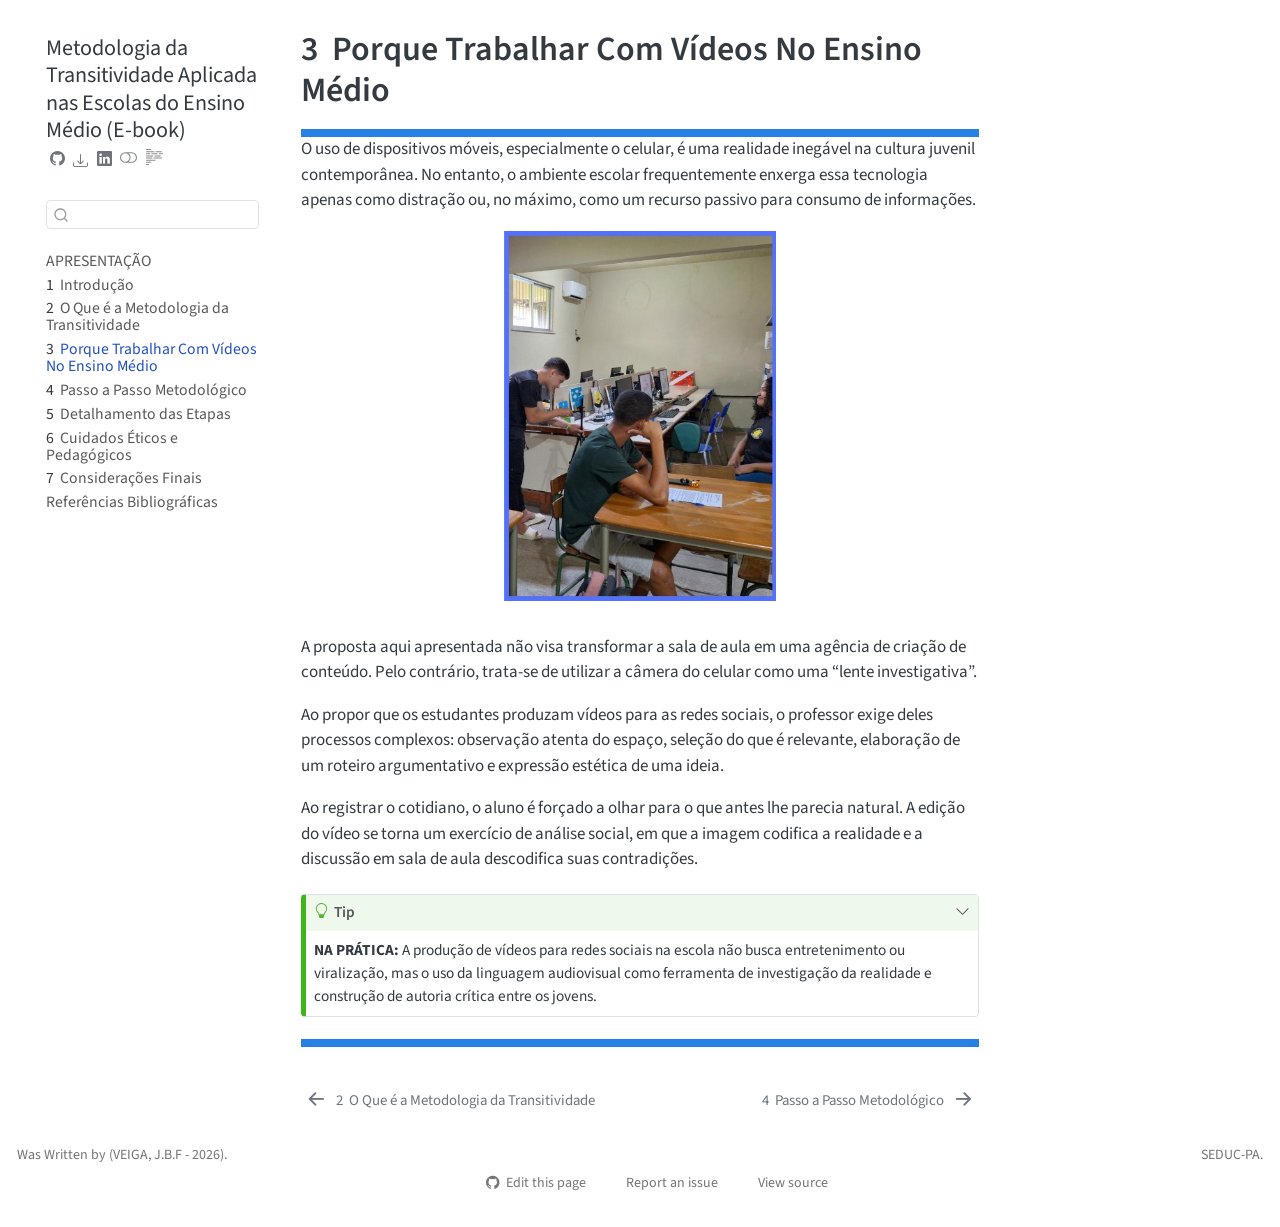
<file: docs/cap2.html>
<!DOCTYPE html>
<html xmlns="http://www.w3.org/1999/xhtml" lang="en" xml:lang="en"><head>

<meta charset="utf-8">
<meta name="generator" content="quarto-1.7.32">

<meta name="viewport" content="width=device-width, initial-scale=1.0, user-scalable=yes">


<title>3&nbsp; Porque Trabalhar Com Vídeos No Ensino Médio – Metodologia da Transitividade Aplicada nas Escolas do Ensino Médio (E-book)</title>
<style>
code{white-space: pre-wrap;}
span.smallcaps{font-variant: small-caps;}
div.columns{display: flex; gap: min(4vw, 1.5em);}
div.column{flex: auto; overflow-x: auto;}
div.hanging-indent{margin-left: 1.5em; text-indent: -1.5em;}
ul.task-list{list-style: none;}
ul.task-list li input[type="checkbox"] {
  width: 0.8em;
  margin: 0 0.8em 0.2em -1em; /* quarto-specific, see https://github.com/quarto-dev/quarto-cli/issues/4556 */ 
  vertical-align: middle;
}
</style>


<script src="site_libs/quarto-nav/quarto-nav.js"></script>
<script src="site_libs/quarto-nav/headroom.min.js"></script>
<script src="site_libs/clipboard/clipboard.min.js"></script>
<script src="site_libs/quarto-search/autocomplete.umd.js"></script>
<script src="site_libs/quarto-search/fuse.min.js"></script>
<script src="site_libs/quarto-search/quarto-search.js"></script>
<meta name="quarto:offset" content="./">
<link href="./cap3.html" rel="next">
<link href="./cap1.html" rel="prev">
<link href="./capa1.jpg" rel="icon" type="image/jpeg">
<script src="site_libs/quarto-html/quarto.js" type="module"></script>
<script src="site_libs/quarto-html/tabsets/tabsets.js" type="module"></script>
<script src="site_libs/quarto-html/popper.min.js"></script>
<script src="site_libs/quarto-html/tippy.umd.min.js"></script>
<script src="site_libs/quarto-html/anchor.min.js"></script>
<link href="site_libs/quarto-html/tippy.css" rel="stylesheet">
<link href="site_libs/quarto-html/quarto-syntax-highlighting-37eea08aefeeee20ff55810ff984fec1.css" rel="stylesheet" class="quarto-color-scheme" id="quarto-text-highlighting-styles">
<link href="site_libs/quarto-html/quarto-syntax-highlighting-dark-2fef5ea3f8957b3e4ecc936fc74692ca.css" rel="stylesheet" class="quarto-color-scheme quarto-color-alternate" id="quarto-text-highlighting-styles">
<link href="site_libs/quarto-html/quarto-syntax-highlighting-37eea08aefeeee20ff55810ff984fec1.css" rel="stylesheet" class="quarto-color-scheme-extra" id="quarto-text-highlighting-styles">
<script src="site_libs/bootstrap/bootstrap.min.js"></script>
<link href="site_libs/bootstrap/bootstrap-icons.css" rel="stylesheet">
<link href="site_libs/bootstrap/bootstrap-364982630eef5352dd1537128a8ed5cb.min.css" rel="stylesheet" append-hash="true" class="quarto-color-scheme" id="quarto-bootstrap" data-mode="light">
<link href="site_libs/bootstrap/bootstrap-dark-9ac4c4d7723caba69398381a32a42326.min.css" rel="stylesheet" append-hash="true" class="quarto-color-scheme quarto-color-alternate" id="quarto-bootstrap" data-mode="dark">
<link href="site_libs/bootstrap/bootstrap-364982630eef5352dd1537128a8ed5cb.min.css" rel="stylesheet" append-hash="true" class="quarto-color-scheme-extra" id="quarto-bootstrap" data-mode="light">
<script id="quarto-search-options" type="application/json">{
  "location": "sidebar",
  "copy-button": false,
  "collapse-after": 3,
  "panel-placement": "start",
  "type": "textbox",
  "limit": 50,
  "keyboard-shortcut": [
    "f",
    "/",
    "s"
  ],
  "show-item-context": false,
  "language": {
    "search-no-results-text": "No results",
    "search-matching-documents-text": "matching documents",
    "search-copy-link-title": "Copy link to search",
    "search-hide-matches-text": "Hide additional matches",
    "search-more-match-text": "more match in this document",
    "search-more-matches-text": "more matches in this document",
    "search-clear-button-title": "Clear",
    "search-text-placeholder": "",
    "search-detached-cancel-button-title": "Cancel",
    "search-submit-button-title": "Submit",
    "search-label": "Search"
  }
}</script>


</head>

<body class="nav-sidebar floating quarto-light"><script id="quarto-html-before-body" type="application/javascript">
    const toggleBodyColorMode = (bsSheetEl) => {
      const mode = bsSheetEl.getAttribute("data-mode");
      const bodyEl = window.document.querySelector("body");
      if (mode === "dark") {
        bodyEl.classList.add("quarto-dark");
        bodyEl.classList.remove("quarto-light");
      } else {
        bodyEl.classList.add("quarto-light");
        bodyEl.classList.remove("quarto-dark");
      }
    }
    const toggleBodyColorPrimary = () => {
      const bsSheetEl = window.document.querySelector("link#quarto-bootstrap:not([rel=disabled-stylesheet])");
      if (bsSheetEl) {
        toggleBodyColorMode(bsSheetEl);
      }
    }
    const setColorSchemeToggle = (alternate) => {
      const toggles = window.document.querySelectorAll('.quarto-color-scheme-toggle');
      for (let i=0; i < toggles.length; i++) {
        const toggle = toggles[i];
        if (toggle) {
          if (alternate) {
            toggle.classList.add("alternate");
          } else {
            toggle.classList.remove("alternate");
          }
        }
      }
    };
    const toggleColorMode = (alternate) => {
      // Switch the stylesheets
      const primaryStylesheets = window.document.querySelectorAll('link.quarto-color-scheme:not(.quarto-color-alternate)');
      const alternateStylesheets = window.document.querySelectorAll('link.quarto-color-scheme.quarto-color-alternate');
      manageTransitions('#quarto-margin-sidebar .nav-link', false);
      if (alternate) {
        // note: dark is layered on light, we don't disable primary!
        enableStylesheet(alternateStylesheets);
        for (const sheetNode of alternateStylesheets) {
          if (sheetNode.id === "quarto-bootstrap") {
            toggleBodyColorMode(sheetNode);
          }
        }
      } else {
        disableStylesheet(alternateStylesheets);
        enableStylesheet(primaryStylesheets)
        toggleBodyColorPrimary();
      }
      manageTransitions('#quarto-margin-sidebar .nav-link', true);
      // Switch the toggles
      setColorSchemeToggle(alternate)
      // Hack to workaround the fact that safari doesn't
      // properly recolor the scrollbar when toggling (#1455)
      if (navigator.userAgent.indexOf('Safari') > 0 && navigator.userAgent.indexOf('Chrome') == -1) {
        manageTransitions("body", false);
        window.scrollTo(0, 1);
        setTimeout(() => {
          window.scrollTo(0, 0);
          manageTransitions("body", true);
        }, 40);
      }
    }
    const disableStylesheet = (stylesheets) => {
      for (let i=0; i < stylesheets.length; i++) {
        const stylesheet = stylesheets[i];
        stylesheet.rel = 'disabled-stylesheet';
      }
    }
    const enableStylesheet = (stylesheets) => {
      for (let i=0; i < stylesheets.length; i++) {
        const stylesheet = stylesheets[i];
        if(stylesheet.rel !== 'stylesheet') { // for Chrome, which will still FOUC without this check
          stylesheet.rel = 'stylesheet';
        }
      }
    }
    const manageTransitions = (selector, allowTransitions) => {
      const els = window.document.querySelectorAll(selector);
      for (let i=0; i < els.length; i++) {
        const el = els[i];
        if (allowTransitions) {
          el.classList.remove('notransition');
        } else {
          el.classList.add('notransition');
        }
      }
    }
    const isFileUrl = () => {
      return window.location.protocol === 'file:';
    }
    const hasAlternateSentinel = () => {
      let styleSentinel = getColorSchemeSentinel();
      if (styleSentinel !== null) {
        return styleSentinel === "alternate";
      } else {
        return false;
      }
    }
    const setStyleSentinel = (alternate) => {
      const value = alternate ? "alternate" : "default";
      if (!isFileUrl()) {
        window.localStorage.setItem("quarto-color-scheme", value);
      } else {
        localAlternateSentinel = value;
      }
    }
    const getColorSchemeSentinel = () => {
      if (!isFileUrl()) {
        const storageValue = window.localStorage.getItem("quarto-color-scheme");
        return storageValue != null ? storageValue : localAlternateSentinel;
      } else {
        return localAlternateSentinel;
      }
    }
    const toggleGiscusIfUsed = (isAlternate, darkModeDefault) => {
      const baseTheme = document.querySelector('#giscus-base-theme')?.value ?? 'light';
      const alternateTheme = document.querySelector('#giscus-alt-theme')?.value ?? 'dark';
      let newTheme = '';
      if(authorPrefersDark) {
        newTheme = isAlternate ? baseTheme : alternateTheme;
      } else {
        newTheme = isAlternate ? alternateTheme : baseTheme;
      }
      const changeGiscusTheme = () => {
        // From: https://github.com/giscus/giscus/issues/336
        const sendMessage = (message) => {
          const iframe = document.querySelector('iframe.giscus-frame');
          if (!iframe) return;
          iframe.contentWindow.postMessage({ giscus: message }, 'https://giscus.app');
        }
        sendMessage({
          setConfig: {
            theme: newTheme
          }
        });
      }
      const isGiscussLoaded = window.document.querySelector('iframe.giscus-frame') !== null;
      if (isGiscussLoaded) {
        changeGiscusTheme();
      }
    };
    const authorPrefersDark = false;
    const darkModeDefault = authorPrefersDark;
      document.querySelector('link#quarto-text-highlighting-styles.quarto-color-scheme-extra').rel = 'disabled-stylesheet';
      document.querySelector('link#quarto-bootstrap.quarto-color-scheme-extra').rel = 'disabled-stylesheet';
    let localAlternateSentinel = darkModeDefault ? 'alternate' : 'default';
    // Dark / light mode switch
    window.quartoToggleColorScheme = () => {
      // Read the current dark / light value
      let toAlternate = !hasAlternateSentinel();
      toggleColorMode(toAlternate);
      setStyleSentinel(toAlternate);
      toggleGiscusIfUsed(toAlternate, darkModeDefault);
      window.dispatchEvent(new Event('resize'));
    };
    // Switch to dark mode if need be
    if (hasAlternateSentinel()) {
      toggleColorMode(true);
    } else {
      toggleColorMode(false);
    }
  </script>

<div id="quarto-search-results"></div>
  <header id="quarto-header" class="headroom fixed-top">
  <nav class="quarto-secondary-nav">
    <div class="container-fluid d-flex">
      <button type="button" class="quarto-btn-toggle btn" data-bs-toggle="collapse" role="button" data-bs-target=".quarto-sidebar-collapse-item" aria-controls="quarto-sidebar" aria-expanded="false" aria-label="Toggle sidebar navigation" onclick="if (window.quartoToggleHeadroom) { window.quartoToggleHeadroom(); }">
        <i class="bi bi-layout-text-sidebar-reverse"></i>
      </button>
        <nav class="quarto-page-breadcrumbs" aria-label="breadcrumb"><ol class="breadcrumb"><li class="breadcrumb-item"><a href="./cap2.html"><span class="chapter-number">3</span>&nbsp; <span class="chapter-title">Porque Trabalhar Com Vídeos No Ensino Médio</span></a></li></ol></nav>
        <a class="flex-grow-1" role="navigation" data-bs-toggle="collapse" data-bs-target=".quarto-sidebar-collapse-item" aria-controls="quarto-sidebar" aria-expanded="false" aria-label="Toggle sidebar navigation" onclick="if (window.quartoToggleHeadroom) { window.quartoToggleHeadroom(); }">      
        </a>
      <button type="button" class="btn quarto-search-button" aria-label="Search" onclick="window.quartoOpenSearch();">
        <i class="bi bi-search"></i>
      </button>
    </div>
  </nav>
</header>
<!-- content -->
<div id="quarto-content" class="quarto-container page-columns page-rows-contents page-layout-article">
<!-- sidebar -->
  <nav id="quarto-sidebar" class="sidebar collapse collapse-horizontal quarto-sidebar-collapse-item sidebar-navigation floating overflow-auto">
    <div class="pt-lg-2 mt-2 text-left sidebar-header">
    <div class="sidebar-title mb-0 py-0">
      <a href="./">Metodologia da Transitividade Aplicada nas Escolas do Ensino Médio (E-book)</a> 
        <div class="sidebar-tools-main tools-wide">
    <a href="https://github.com/Veiga1972/tree/main/book/" title="Source Code" class="quarto-navigation-tool px-1" aria-label="Source Code"><i class="bi bi-github"></i></a>
    <div class="dropdown">
      <a href="" title="Download" id="quarto-navigation-tool-dropdown-0" class="quarto-navigation-tool dropdown-toggle px-1" data-bs-toggle="dropdown" aria-expanded="false" role="link" aria-label="Download"><i class="bi bi-download"></i></a>
      <ul class="dropdown-menu" aria-labelledby="quarto-navigation-tool-dropdown-0">
          <li>
            <a class="dropdown-item sidebar-tools-main-item" href="./Metodologia-da-Transitividade-Aplicada-nas-Escolas-do-Ensino-Médio--E-book-.pdf">
              <i class="bi bi-file-pdf pe-1"></i>
            Download PDF
            </a>
          </li>
          <li>
            <a class="dropdown-item sidebar-tools-main-item" href="./Metodologia-da-Transitividade-Aplicada-nas-Escolas-do-Ensino-Médio--E-book-.docx">
              <i class="bi bi-file-word pe-1"></i>
            Download Docx
            </a>
          </li>
      </ul>
    </div>
    <a href="https://www.linkedin.com/sharing/share-offsite/?url=|url|" title="LinkedIn" class="quarto-navigation-tool px-1" aria-label="LinkedIn"><i class="bi bi-linkedin"></i></a>
  <a href="" class="quarto-color-scheme-toggle quarto-navigation-tool  px-1" onclick="window.quartoToggleColorScheme(); return false;" title="Toggle dark mode"><i class="bi"></i></a>
  <a href="" class="quarto-reader-toggle quarto-navigation-tool px-1" onclick="window.quartoToggleReader(); return false;" title="Toggle reader mode">
  <div class="quarto-reader-toggle-btn">
  <i class="bi"></i>
  </div>
</a>
</div>
    </div>
      </div>
        <div class="mt-2 flex-shrink-0 align-items-center">
        <div class="sidebar-search">
        <div id="quarto-search" class="" title="Search"></div>
        </div>
        </div>
    <div class="sidebar-menu-container"> 
    <ul class="list-unstyled mt-1">
        <li class="sidebar-item">
  <div class="sidebar-item-container"> 
  <a href="./index.html" class="sidebar-item-text sidebar-link">
 <span class="menu-text">APRESENTAÇÃO</span></a>
  </div>
</li>
        <li class="sidebar-item">
  <div class="sidebar-item-container"> 
  <a href="./intro.html" class="sidebar-item-text sidebar-link">
 <span class="menu-text"><span class="chapter-number">1</span>&nbsp; <span class="chapter-title">Introdução</span></span></a>
  </div>
</li>
        <li class="sidebar-item">
  <div class="sidebar-item-container"> 
  <a href="./cap1.html" class="sidebar-item-text sidebar-link">
 <span class="menu-text"><span class="chapter-number">2</span>&nbsp; <span class="chapter-title">O Que é a Metodologia da Transitividade</span></span></a>
  </div>
</li>
        <li class="sidebar-item">
  <div class="sidebar-item-container"> 
  <a href="./cap2.html" class="sidebar-item-text sidebar-link active">
 <span class="menu-text"><span class="chapter-number">3</span>&nbsp; <span class="chapter-title">Porque Trabalhar Com Vídeos No Ensino Médio</span></span></a>
  </div>
</li>
        <li class="sidebar-item">
  <div class="sidebar-item-container"> 
  <a href="./cap3.html" class="sidebar-item-text sidebar-link">
 <span class="menu-text"><span class="chapter-number">4</span>&nbsp; <span class="chapter-title">Passo a Passo Metodológico</span></span></a>
  </div>
</li>
        <li class="sidebar-item">
  <div class="sidebar-item-container"> 
  <a href="./cap4.html" class="sidebar-item-text sidebar-link">
 <span class="menu-text"><span class="chapter-number">5</span>&nbsp; <span class="chapter-title">Detalhamento das Etapas</span></span></a>
  </div>
</li>
        <li class="sidebar-item">
  <div class="sidebar-item-container"> 
  <a href="./cap5.html" class="sidebar-item-text sidebar-link">
 <span class="menu-text"><span class="chapter-number">6</span>&nbsp; <span class="chapter-title">Cuidados Éticos e Pedagógicos</span></span></a>
  </div>
</li>
        <li class="sidebar-item">
  <div class="sidebar-item-container"> 
  <a href="./cap6.html" class="sidebar-item-text sidebar-link">
 <span class="menu-text"><span class="chapter-number">7</span>&nbsp; <span class="chapter-title">Considerações Finais</span></span></a>
  </div>
</li>
        <li class="sidebar-item">
  <div class="sidebar-item-container"> 
  <a href="./references.html" class="sidebar-item-text sidebar-link">
 <span class="menu-text">Referências Bibliográficas</span></a>
  </div>
</li>
    </ul>
    </div>
</nav>
<div id="quarto-sidebar-glass" class="quarto-sidebar-collapse-item" data-bs-toggle="collapse" data-bs-target=".quarto-sidebar-collapse-item"></div>
<!-- margin-sidebar -->
    <div id="quarto-margin-sidebar" class="sidebar margin-sidebar zindex-bottom">
        
    </div>
<!-- main -->
<main class="content" id="quarto-document-content">


<header id="title-block-header" class="quarto-title-block default">
<div class="quarto-title">
<h1 class="title"><span class="chapter-number">3</span>&nbsp; <span class="chapter-title">Porque Trabalhar Com Vídeos No Ensino Médio</span></h1>
</div>



<div class="quarto-title-meta">

    
  
    
  </div>
  


</header>


<div class="progress">
<div class="progress-bar" style="width: 100%;">

</div>
</div>
<p>O uso de dispositivos móveis, especialmente o celular, é uma realidade inegável na cultura juvenil contemporânea. No entanto, o ambiente escolar frequentemente enxerga essa tecnologia apenas como distração ou, no máximo, como um recurso passivo para consumo de informações.</p>
<div class="quarto-figure quarto-figure-center">
<figure class="figure">
<p><img src="fig13.jpg" class="img-fluid quarto-figure quarto-figure-center figure-img" style="width:40.0%"></p>
</figure>
</div>
<p>A proposta aqui apresentada não visa transformar a sala de aula em uma agência de criação de conteúdo. Pelo contrário, trata-se de utilizar a câmera do celular como uma “lente investigativa”.</p>
<p>Ao propor que os estudantes produzam vídeos para as redes sociais, o professor exige deles processos complexos: observação atenta do espaço, seleção do que é relevante, elaboração de um roteiro argumentativo e expressão estética de uma ideia.</p>
<p>Ao registrar o cotidiano, o aluno é forçado a olhar para o que antes lhe parecia natural. A edição do vídeo se torna um exercício de análise social, em que a imagem codifica a realidade e a discussão em sala de aula descodifica suas contradições.</p>
<div class="callout callout-style-default callout-tip callout-titled">
<div class="callout-header d-flex align-content-center" data-bs-toggle="collapse" data-bs-target=".callout-1-contents" aria-controls="callout-1" aria-expanded="true" aria-label="Toggle callout">
<div class="callout-icon-container">
<i class="callout-icon"></i>
</div>
<div class="callout-title-container flex-fill">
Tip
</div>
<div class="callout-btn-toggle d-inline-block border-0 py-1 ps-1 pe-0 float-end"><i class="callout-toggle"></i></div>
</div>
<div id="callout-1" class="callout-1-contents callout-collapse collapse show">
<div class="callout-body-container callout-body">
<p><strong>NA PRÁTICA:</strong> A produção de vídeos para redes sociais na escola não busca entretenimento ou viralização, mas o uso da linguagem audiovisual como ferramenta de investigação da realidade e construção de autoria crítica entre os jovens.</p>
</div>
</div>
</div>
<div class="progress">
<div class="progress-bar" style="width: 100%;">

</div>
</div>



</main> <!-- /main -->
<script id="quarto-html-after-body" type="application/javascript">
  window.document.addEventListener("DOMContentLoaded", function (event) {
    // Ensure there is a toggle, if there isn't float one in the top right
    if (window.document.querySelector('.quarto-color-scheme-toggle') === null) {
      const a = window.document.createElement('a');
      a.classList.add('top-right');
      a.classList.add('quarto-color-scheme-toggle');
      a.href = "";
      a.onclick = function() { try { window.quartoToggleColorScheme(); } catch {} return false; };
      const i = window.document.createElement("i");
      i.classList.add('bi');
      a.appendChild(i);
      window.document.body.appendChild(a);
    }
    setColorSchemeToggle(hasAlternateSentinel())
    const icon = "";
    const anchorJS = new window.AnchorJS();
    anchorJS.options = {
      placement: 'right',
      icon: icon
    };
    anchorJS.add('.anchored');
    const isCodeAnnotation = (el) => {
      for (const clz of el.classList) {
        if (clz.startsWith('code-annotation-')) {                     
          return true;
        }
      }
      return false;
    }
    const onCopySuccess = function(e) {
      // button target
      const button = e.trigger;
      // don't keep focus
      button.blur();
      // flash "checked"
      button.classList.add('code-copy-button-checked');
      var currentTitle = button.getAttribute("title");
      button.setAttribute("title", "Copied!");
      let tooltip;
      if (window.bootstrap) {
        button.setAttribute("data-bs-toggle", "tooltip");
        button.setAttribute("data-bs-placement", "left");
        button.setAttribute("data-bs-title", "Copied!");
        tooltip = new bootstrap.Tooltip(button, 
          { trigger: "manual", 
            customClass: "code-copy-button-tooltip",
            offset: [0, -8]});
        tooltip.show();    
      }
      setTimeout(function() {
        if (tooltip) {
          tooltip.hide();
          button.removeAttribute("data-bs-title");
          button.removeAttribute("data-bs-toggle");
          button.removeAttribute("data-bs-placement");
        }
        button.setAttribute("title", currentTitle);
        button.classList.remove('code-copy-button-checked');
      }, 1000);
      // clear code selection
      e.clearSelection();
    }
    const getTextToCopy = function(trigger) {
        const codeEl = trigger.previousElementSibling.cloneNode(true);
        for (const childEl of codeEl.children) {
          if (isCodeAnnotation(childEl)) {
            childEl.remove();
          }
        }
        return codeEl.innerText;
    }
    const clipboard = new window.ClipboardJS('.code-copy-button:not([data-in-quarto-modal])', {
      text: getTextToCopy
    });
    clipboard.on('success', onCopySuccess);
    if (window.document.getElementById('quarto-embedded-source-code-modal')) {
      const clipboardModal = new window.ClipboardJS('.code-copy-button[data-in-quarto-modal]', {
        text: getTextToCopy,
        container: window.document.getElementById('quarto-embedded-source-code-modal')
      });
      clipboardModal.on('success', onCopySuccess);
    }
      var localhostRegex = new RegExp(/^(?:http|https):\/\/localhost\:?[0-9]*\//);
      var mailtoRegex = new RegExp(/^mailto:/);
        var filterRegex = new RegExp('/' + window.location.host + '/');
      var isInternal = (href) => {
          return filterRegex.test(href) || localhostRegex.test(href) || mailtoRegex.test(href);
      }
      // Inspect non-navigation links and adorn them if external
     var links = window.document.querySelectorAll('a[href]:not(.nav-link):not(.navbar-brand):not(.toc-action):not(.sidebar-link):not(.sidebar-item-toggle):not(.pagination-link):not(.no-external):not([aria-hidden]):not(.dropdown-item):not(.quarto-navigation-tool):not(.about-link)');
      for (var i=0; i<links.length; i++) {
        const link = links[i];
        if (!isInternal(link.href)) {
          // undo the damage that might have been done by quarto-nav.js in the case of
          // links that we want to consider external
          if (link.dataset.originalHref !== undefined) {
            link.href = link.dataset.originalHref;
          }
        }
      }
    function tippyHover(el, contentFn, onTriggerFn, onUntriggerFn) {
      const config = {
        allowHTML: true,
        maxWidth: 500,
        delay: 100,
        arrow: false,
        appendTo: function(el) {
            return el.parentElement;
        },
        interactive: true,
        interactiveBorder: 10,
        theme: 'quarto',
        placement: 'bottom-start',
      };
      if (contentFn) {
        config.content = contentFn;
      }
      if (onTriggerFn) {
        config.onTrigger = onTriggerFn;
      }
      if (onUntriggerFn) {
        config.onUntrigger = onUntriggerFn;
      }
      window.tippy(el, config); 
    }
    const noterefs = window.document.querySelectorAll('a[role="doc-noteref"]');
    for (var i=0; i<noterefs.length; i++) {
      const ref = noterefs[i];
      tippyHover(ref, function() {
        // use id or data attribute instead here
        let href = ref.getAttribute('data-footnote-href') || ref.getAttribute('href');
        try { href = new URL(href).hash; } catch {}
        const id = href.replace(/^#\/?/, "");
        const note = window.document.getElementById(id);
        if (note) {
          return note.innerHTML;
        } else {
          return "";
        }
      });
    }
    const xrefs = window.document.querySelectorAll('a.quarto-xref');
    const processXRef = (id, note) => {
      // Strip column container classes
      const stripColumnClz = (el) => {
        el.classList.remove("page-full", "page-columns");
        if (el.children) {
          for (const child of el.children) {
            stripColumnClz(child);
          }
        }
      }
      stripColumnClz(note)
      if (id === null || id.startsWith('sec-')) {
        // Special case sections, only their first couple elements
        const container = document.createElement("div");
        if (note.children && note.children.length > 2) {
          container.appendChild(note.children[0].cloneNode(true));
          for (let i = 1; i < note.children.length; i++) {
            const child = note.children[i];
            if (child.tagName === "P" && child.innerText === "") {
              continue;
            } else {
              container.appendChild(child.cloneNode(true));
              break;
            }
          }
          if (window.Quarto?.typesetMath) {
            window.Quarto.typesetMath(container);
          }
          return container.innerHTML
        } else {
          if (window.Quarto?.typesetMath) {
            window.Quarto.typesetMath(note);
          }
          return note.innerHTML;
        }
      } else {
        // Remove any anchor links if they are present
        const anchorLink = note.querySelector('a.anchorjs-link');
        if (anchorLink) {
          anchorLink.remove();
        }
        if (window.Quarto?.typesetMath) {
          window.Quarto.typesetMath(note);
        }
        if (note.classList.contains("callout")) {
          return note.outerHTML;
        } else {
          return note.innerHTML;
        }
      }
    }
    for (var i=0; i<xrefs.length; i++) {
      const xref = xrefs[i];
      tippyHover(xref, undefined, function(instance) {
        instance.disable();
        let url = xref.getAttribute('href');
        let hash = undefined; 
        if (url.startsWith('#')) {
          hash = url;
        } else {
          try { hash = new URL(url).hash; } catch {}
        }
        if (hash) {
          const id = hash.replace(/^#\/?/, "");
          const note = window.document.getElementById(id);
          if (note !== null) {
            try {
              const html = processXRef(id, note.cloneNode(true));
              instance.setContent(html);
            } finally {
              instance.enable();
              instance.show();
            }
          } else {
            // See if we can fetch this
            fetch(url.split('#')[0])
            .then(res => res.text())
            .then(html => {
              const parser = new DOMParser();
              const htmlDoc = parser.parseFromString(html, "text/html");
              const note = htmlDoc.getElementById(id);
              if (note !== null) {
                const html = processXRef(id, note);
                instance.setContent(html);
              } 
            }).finally(() => {
              instance.enable();
              instance.show();
            });
          }
        } else {
          // See if we can fetch a full url (with no hash to target)
          // This is a special case and we should probably do some content thinning / targeting
          fetch(url)
          .then(res => res.text())
          .then(html => {
            const parser = new DOMParser();
            const htmlDoc = parser.parseFromString(html, "text/html");
            const note = htmlDoc.querySelector('main.content');
            if (note !== null) {
              // This should only happen for chapter cross references
              // (since there is no id in the URL)
              // remove the first header
              if (note.children.length > 0 && note.children[0].tagName === "HEADER") {
                note.children[0].remove();
              }
              const html = processXRef(null, note);
              instance.setContent(html);
            } 
          }).finally(() => {
            instance.enable();
            instance.show();
          });
        }
      }, function(instance) {
      });
    }
        let selectedAnnoteEl;
        const selectorForAnnotation = ( cell, annotation) => {
          let cellAttr = 'data-code-cell="' + cell + '"';
          let lineAttr = 'data-code-annotation="' +  annotation + '"';
          const selector = 'span[' + cellAttr + '][' + lineAttr + ']';
          return selector;
        }
        const selectCodeLines = (annoteEl) => {
          const doc = window.document;
          const targetCell = annoteEl.getAttribute("data-target-cell");
          const targetAnnotation = annoteEl.getAttribute("data-target-annotation");
          const annoteSpan = window.document.querySelector(selectorForAnnotation(targetCell, targetAnnotation));
          const lines = annoteSpan.getAttribute("data-code-lines").split(",");
          const lineIds = lines.map((line) => {
            return targetCell + "-" + line;
          })
          let top = null;
          let height = null;
          let parent = null;
          if (lineIds.length > 0) {
              //compute the position of the single el (top and bottom and make a div)
              const el = window.document.getElementById(lineIds[0]);
              top = el.offsetTop;
              height = el.offsetHeight;
              parent = el.parentElement.parentElement;
            if (lineIds.length > 1) {
              const lastEl = window.document.getElementById(lineIds[lineIds.length - 1]);
              const bottom = lastEl.offsetTop + lastEl.offsetHeight;
              height = bottom - top;
            }
            if (top !== null && height !== null && parent !== null) {
              // cook up a div (if necessary) and position it 
              let div = window.document.getElementById("code-annotation-line-highlight");
              if (div === null) {
                div = window.document.createElement("div");
                div.setAttribute("id", "code-annotation-line-highlight");
                div.style.position = 'absolute';
                parent.appendChild(div);
              }
              div.style.top = top - 2 + "px";
              div.style.height = height + 4 + "px";
              div.style.left = 0;
              let gutterDiv = window.document.getElementById("code-annotation-line-highlight-gutter");
              if (gutterDiv === null) {
                gutterDiv = window.document.createElement("div");
                gutterDiv.setAttribute("id", "code-annotation-line-highlight-gutter");
                gutterDiv.style.position = 'absolute';
                const codeCell = window.document.getElementById(targetCell);
                const gutter = codeCell.querySelector('.code-annotation-gutter');
                gutter.appendChild(gutterDiv);
              }
              gutterDiv.style.top = top - 2 + "px";
              gutterDiv.style.height = height + 4 + "px";
            }
            selectedAnnoteEl = annoteEl;
          }
        };
        const unselectCodeLines = () => {
          const elementsIds = ["code-annotation-line-highlight", "code-annotation-line-highlight-gutter"];
          elementsIds.forEach((elId) => {
            const div = window.document.getElementById(elId);
            if (div) {
              div.remove();
            }
          });
          selectedAnnoteEl = undefined;
        };
          // Handle positioning of the toggle
      window.addEventListener(
        "resize",
        throttle(() => {
          elRect = undefined;
          if (selectedAnnoteEl) {
            selectCodeLines(selectedAnnoteEl);
          }
        }, 10)
      );
      function throttle(fn, ms) {
      let throttle = false;
      let timer;
        return (...args) => {
          if(!throttle) { // first call gets through
              fn.apply(this, args);
              throttle = true;
          } else { // all the others get throttled
              if(timer) clearTimeout(timer); // cancel #2
              timer = setTimeout(() => {
                fn.apply(this, args);
                timer = throttle = false;
              }, ms);
          }
        };
      }
        // Attach click handler to the DT
        const annoteDls = window.document.querySelectorAll('dt[data-target-cell]');
        for (const annoteDlNode of annoteDls) {
          annoteDlNode.addEventListener('click', (event) => {
            const clickedEl = event.target;
            if (clickedEl !== selectedAnnoteEl) {
              unselectCodeLines();
              const activeEl = window.document.querySelector('dt[data-target-cell].code-annotation-active');
              if (activeEl) {
                activeEl.classList.remove('code-annotation-active');
              }
              selectCodeLines(clickedEl);
              clickedEl.classList.add('code-annotation-active');
            } else {
              // Unselect the line
              unselectCodeLines();
              clickedEl.classList.remove('code-annotation-active');
            }
          });
        }
    const findCites = (el) => {
      const parentEl = el.parentElement;
      if (parentEl) {
        const cites = parentEl.dataset.cites;
        if (cites) {
          return {
            el,
            cites: cites.split(' ')
          };
        } else {
          return findCites(el.parentElement)
        }
      } else {
        return undefined;
      }
    };
    var bibliorefs = window.document.querySelectorAll('a[role="doc-biblioref"]');
    for (var i=0; i<bibliorefs.length; i++) {
      const ref = bibliorefs[i];
      const citeInfo = findCites(ref);
      if (citeInfo) {
        tippyHover(citeInfo.el, function() {
          var popup = window.document.createElement('div');
          citeInfo.cites.forEach(function(cite) {
            var citeDiv = window.document.createElement('div');
            citeDiv.classList.add('hanging-indent');
            citeDiv.classList.add('csl-entry');
            var biblioDiv = window.document.getElementById('ref-' + cite);
            if (biblioDiv) {
              citeDiv.innerHTML = biblioDiv.innerHTML;
            }
            popup.appendChild(citeDiv);
          });
          return popup.innerHTML;
        });
      }
    }
  });
  </script>
<nav class="page-navigation">
  <div class="nav-page nav-page-previous">
      <a href="./cap1.html" class="pagination-link" aria-label="O Que é a Metodologia da Transitividade">
        <i class="bi bi-arrow-left-short"></i> <span class="nav-page-text"><span class="chapter-number">2</span>&nbsp; <span class="chapter-title">O Que é a Metodologia da Transitividade</span></span>
      </a>          
  </div>
  <div class="nav-page nav-page-next">
      <a href="./cap3.html" class="pagination-link" aria-label="Passo a Passo Metodológico">
        <span class="nav-page-text"><span class="chapter-number">4</span>&nbsp; <span class="chapter-title">Passo a Passo Metodológico</span></span> <i class="bi bi-arrow-right-short"></i>
      </a>
  </div>
</nav>
</div> <!-- /content -->
<footer class="footer">
  <div class="nav-footer">
    <div class="nav-footer-left">
<p>Was Written by (VEIGA, J.B.F - 2026).</p>
</div>   
    <div class="nav-footer-center">
      &nbsp;
    <div class="toc-actions"><ul><li><a href="https://github.com/Veiga1972/edit/main/book/cap2.qmd" class="toc-action"><i class="bi bi-github"></i>Edit this page</a></li><li><a href="https://github.com/Veiga1972/issues/new" class="toc-action"><i class="bi empty"></i>Report an issue</a></li><li><a href="https://github.com/Veiga1972/blob/main/book/cap2.qmd" class="toc-action"><i class="bi empty"></i>View source</a></li></ul></div></div>
    <div class="nav-footer-right">
<p>SEDUC-PA.</p>
</div>
  </div>
</footer>




</body></html>
</file>
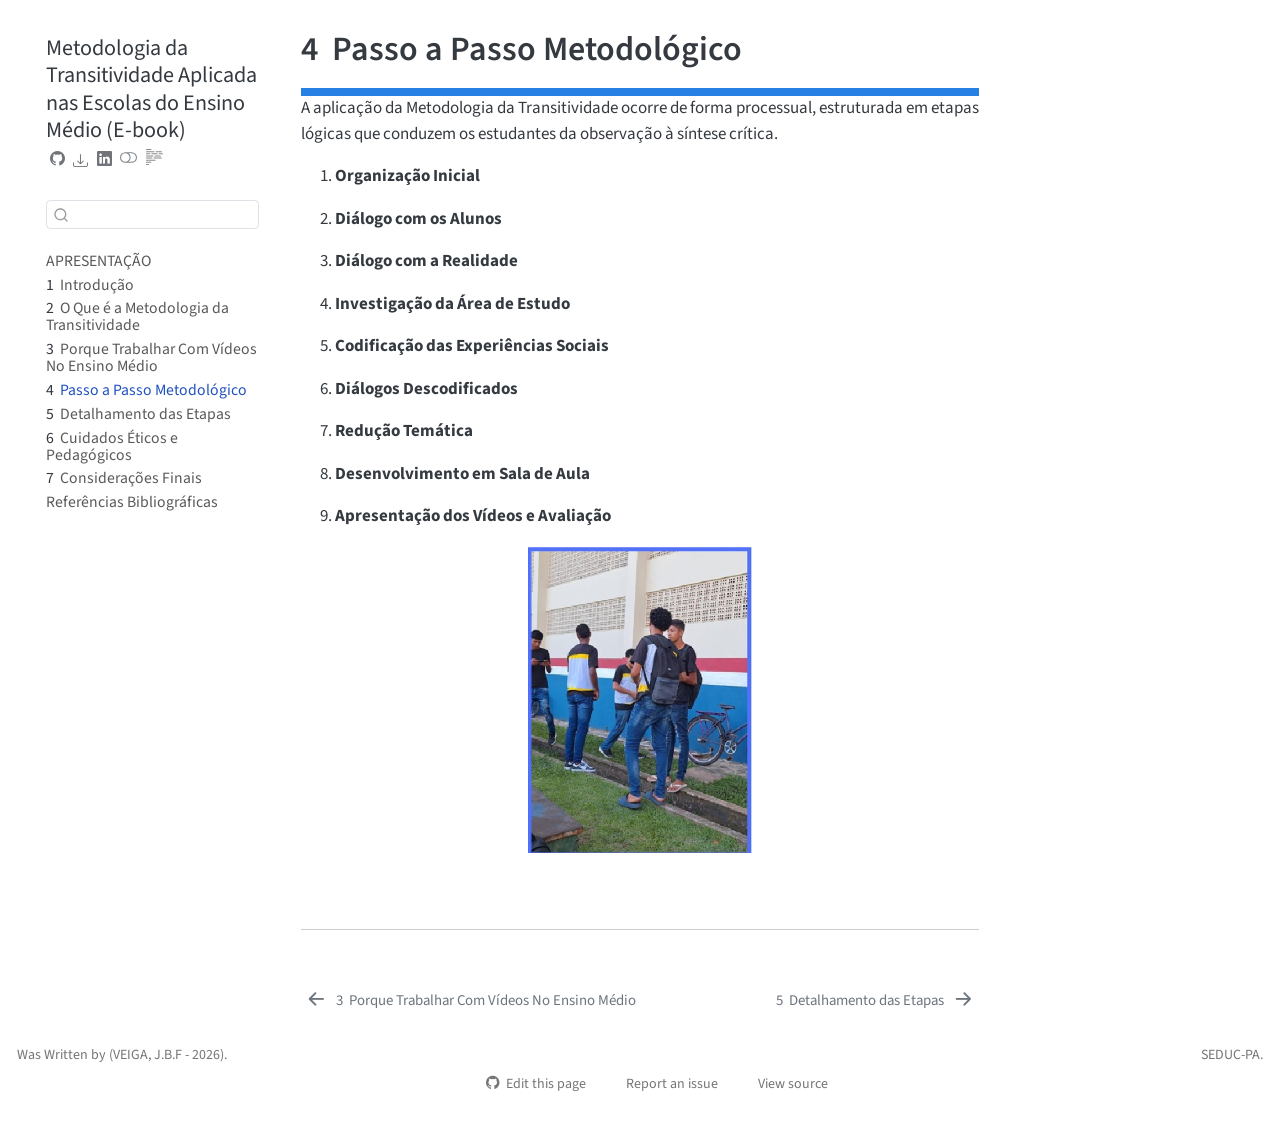
<file: docs/cap3.html>
<!DOCTYPE html>
<html xmlns="http://www.w3.org/1999/xhtml" lang="en" xml:lang="en"><head>

<meta charset="utf-8">
<meta name="generator" content="quarto-1.7.32">

<meta name="viewport" content="width=device-width, initial-scale=1.0, user-scalable=yes">


<title>4&nbsp; Passo a Passo Metodológico – Metodologia da Transitividade Aplicada nas Escolas do Ensino Médio (E-book)</title>
<style>
code{white-space: pre-wrap;}
span.smallcaps{font-variant: small-caps;}
div.columns{display: flex; gap: min(4vw, 1.5em);}
div.column{flex: auto; overflow-x: auto;}
div.hanging-indent{margin-left: 1.5em; text-indent: -1.5em;}
ul.task-list{list-style: none;}
ul.task-list li input[type="checkbox"] {
  width: 0.8em;
  margin: 0 0.8em 0.2em -1em; /* quarto-specific, see https://github.com/quarto-dev/quarto-cli/issues/4556 */ 
  vertical-align: middle;
}
</style>


<script src="site_libs/quarto-nav/quarto-nav.js"></script>
<script src="site_libs/quarto-nav/headroom.min.js"></script>
<script src="site_libs/clipboard/clipboard.min.js"></script>
<script src="site_libs/quarto-search/autocomplete.umd.js"></script>
<script src="site_libs/quarto-search/fuse.min.js"></script>
<script src="site_libs/quarto-search/quarto-search.js"></script>
<meta name="quarto:offset" content="./">
<link href="./cap4.html" rel="next">
<link href="./cap2.html" rel="prev">
<link href="./capa1.jpg" rel="icon" type="image/jpeg">
<script src="site_libs/quarto-html/quarto.js" type="module"></script>
<script src="site_libs/quarto-html/tabsets/tabsets.js" type="module"></script>
<script src="site_libs/quarto-html/popper.min.js"></script>
<script src="site_libs/quarto-html/tippy.umd.min.js"></script>
<script src="site_libs/quarto-html/anchor.min.js"></script>
<link href="site_libs/quarto-html/tippy.css" rel="stylesheet">
<link href="site_libs/quarto-html/quarto-syntax-highlighting-37eea08aefeeee20ff55810ff984fec1.css" rel="stylesheet" class="quarto-color-scheme" id="quarto-text-highlighting-styles">
<link href="site_libs/quarto-html/quarto-syntax-highlighting-dark-2fef5ea3f8957b3e4ecc936fc74692ca.css" rel="stylesheet" class="quarto-color-scheme quarto-color-alternate" id="quarto-text-highlighting-styles">
<link href="site_libs/quarto-html/quarto-syntax-highlighting-37eea08aefeeee20ff55810ff984fec1.css" rel="stylesheet" class="quarto-color-scheme-extra" id="quarto-text-highlighting-styles">
<script src="site_libs/bootstrap/bootstrap.min.js"></script>
<link href="site_libs/bootstrap/bootstrap-icons.css" rel="stylesheet">
<link href="site_libs/bootstrap/bootstrap-364982630eef5352dd1537128a8ed5cb.min.css" rel="stylesheet" append-hash="true" class="quarto-color-scheme" id="quarto-bootstrap" data-mode="light">
<link href="site_libs/bootstrap/bootstrap-dark-9ac4c4d7723caba69398381a32a42326.min.css" rel="stylesheet" append-hash="true" class="quarto-color-scheme quarto-color-alternate" id="quarto-bootstrap" data-mode="dark">
<link href="site_libs/bootstrap/bootstrap-364982630eef5352dd1537128a8ed5cb.min.css" rel="stylesheet" append-hash="true" class="quarto-color-scheme-extra" id="quarto-bootstrap" data-mode="light">
<script id="quarto-search-options" type="application/json">{
  "location": "sidebar",
  "copy-button": false,
  "collapse-after": 3,
  "panel-placement": "start",
  "type": "textbox",
  "limit": 50,
  "keyboard-shortcut": [
    "f",
    "/",
    "s"
  ],
  "show-item-context": false,
  "language": {
    "search-no-results-text": "No results",
    "search-matching-documents-text": "matching documents",
    "search-copy-link-title": "Copy link to search",
    "search-hide-matches-text": "Hide additional matches",
    "search-more-match-text": "more match in this document",
    "search-more-matches-text": "more matches in this document",
    "search-clear-button-title": "Clear",
    "search-text-placeholder": "",
    "search-detached-cancel-button-title": "Cancel",
    "search-submit-button-title": "Submit",
    "search-label": "Search"
  }
}</script>


</head>

<body class="nav-sidebar floating quarto-light"><script id="quarto-html-before-body" type="application/javascript">
    const toggleBodyColorMode = (bsSheetEl) => {
      const mode = bsSheetEl.getAttribute("data-mode");
      const bodyEl = window.document.querySelector("body");
      if (mode === "dark") {
        bodyEl.classList.add("quarto-dark");
        bodyEl.classList.remove("quarto-light");
      } else {
        bodyEl.classList.add("quarto-light");
        bodyEl.classList.remove("quarto-dark");
      }
    }
    const toggleBodyColorPrimary = () => {
      const bsSheetEl = window.document.querySelector("link#quarto-bootstrap:not([rel=disabled-stylesheet])");
      if (bsSheetEl) {
        toggleBodyColorMode(bsSheetEl);
      }
    }
    const setColorSchemeToggle = (alternate) => {
      const toggles = window.document.querySelectorAll('.quarto-color-scheme-toggle');
      for (let i=0; i < toggles.length; i++) {
        const toggle = toggles[i];
        if (toggle) {
          if (alternate) {
            toggle.classList.add("alternate");
          } else {
            toggle.classList.remove("alternate");
          }
        }
      }
    };
    const toggleColorMode = (alternate) => {
      // Switch the stylesheets
      const primaryStylesheets = window.document.querySelectorAll('link.quarto-color-scheme:not(.quarto-color-alternate)');
      const alternateStylesheets = window.document.querySelectorAll('link.quarto-color-scheme.quarto-color-alternate');
      manageTransitions('#quarto-margin-sidebar .nav-link', false);
      if (alternate) {
        // note: dark is layered on light, we don't disable primary!
        enableStylesheet(alternateStylesheets);
        for (const sheetNode of alternateStylesheets) {
          if (sheetNode.id === "quarto-bootstrap") {
            toggleBodyColorMode(sheetNode);
          }
        }
      } else {
        disableStylesheet(alternateStylesheets);
        enableStylesheet(primaryStylesheets)
        toggleBodyColorPrimary();
      }
      manageTransitions('#quarto-margin-sidebar .nav-link', true);
      // Switch the toggles
      setColorSchemeToggle(alternate)
      // Hack to workaround the fact that safari doesn't
      // properly recolor the scrollbar when toggling (#1455)
      if (navigator.userAgent.indexOf('Safari') > 0 && navigator.userAgent.indexOf('Chrome') == -1) {
        manageTransitions("body", false);
        window.scrollTo(0, 1);
        setTimeout(() => {
          window.scrollTo(0, 0);
          manageTransitions("body", true);
        }, 40);
      }
    }
    const disableStylesheet = (stylesheets) => {
      for (let i=0; i < stylesheets.length; i++) {
        const stylesheet = stylesheets[i];
        stylesheet.rel = 'disabled-stylesheet';
      }
    }
    const enableStylesheet = (stylesheets) => {
      for (let i=0; i < stylesheets.length; i++) {
        const stylesheet = stylesheets[i];
        if(stylesheet.rel !== 'stylesheet') { // for Chrome, which will still FOUC without this check
          stylesheet.rel = 'stylesheet';
        }
      }
    }
    const manageTransitions = (selector, allowTransitions) => {
      const els = window.document.querySelectorAll(selector);
      for (let i=0; i < els.length; i++) {
        const el = els[i];
        if (allowTransitions) {
          el.classList.remove('notransition');
        } else {
          el.classList.add('notransition');
        }
      }
    }
    const isFileUrl = () => {
      return window.location.protocol === 'file:';
    }
    const hasAlternateSentinel = () => {
      let styleSentinel = getColorSchemeSentinel();
      if (styleSentinel !== null) {
        return styleSentinel === "alternate";
      } else {
        return false;
      }
    }
    const setStyleSentinel = (alternate) => {
      const value = alternate ? "alternate" : "default";
      if (!isFileUrl()) {
        window.localStorage.setItem("quarto-color-scheme", value);
      } else {
        localAlternateSentinel = value;
      }
    }
    const getColorSchemeSentinel = () => {
      if (!isFileUrl()) {
        const storageValue = window.localStorage.getItem("quarto-color-scheme");
        return storageValue != null ? storageValue : localAlternateSentinel;
      } else {
        return localAlternateSentinel;
      }
    }
    const toggleGiscusIfUsed = (isAlternate, darkModeDefault) => {
      const baseTheme = document.querySelector('#giscus-base-theme')?.value ?? 'light';
      const alternateTheme = document.querySelector('#giscus-alt-theme')?.value ?? 'dark';
      let newTheme = '';
      if(authorPrefersDark) {
        newTheme = isAlternate ? baseTheme : alternateTheme;
      } else {
        newTheme = isAlternate ? alternateTheme : baseTheme;
      }
      const changeGiscusTheme = () => {
        // From: https://github.com/giscus/giscus/issues/336
        const sendMessage = (message) => {
          const iframe = document.querySelector('iframe.giscus-frame');
          if (!iframe) return;
          iframe.contentWindow.postMessage({ giscus: message }, 'https://giscus.app');
        }
        sendMessage({
          setConfig: {
            theme: newTheme
          }
        });
      }
      const isGiscussLoaded = window.document.querySelector('iframe.giscus-frame') !== null;
      if (isGiscussLoaded) {
        changeGiscusTheme();
      }
    };
    const authorPrefersDark = false;
    const darkModeDefault = authorPrefersDark;
      document.querySelector('link#quarto-text-highlighting-styles.quarto-color-scheme-extra').rel = 'disabled-stylesheet';
      document.querySelector('link#quarto-bootstrap.quarto-color-scheme-extra').rel = 'disabled-stylesheet';
    let localAlternateSentinel = darkModeDefault ? 'alternate' : 'default';
    // Dark / light mode switch
    window.quartoToggleColorScheme = () => {
      // Read the current dark / light value
      let toAlternate = !hasAlternateSentinel();
      toggleColorMode(toAlternate);
      setStyleSentinel(toAlternate);
      toggleGiscusIfUsed(toAlternate, darkModeDefault);
      window.dispatchEvent(new Event('resize'));
    };
    // Switch to dark mode if need be
    if (hasAlternateSentinel()) {
      toggleColorMode(true);
    } else {
      toggleColorMode(false);
    }
  </script>

<div id="quarto-search-results"></div>
  <header id="quarto-header" class="headroom fixed-top">
  <nav class="quarto-secondary-nav">
    <div class="container-fluid d-flex">
      <button type="button" class="quarto-btn-toggle btn" data-bs-toggle="collapse" role="button" data-bs-target=".quarto-sidebar-collapse-item" aria-controls="quarto-sidebar" aria-expanded="false" aria-label="Toggle sidebar navigation" onclick="if (window.quartoToggleHeadroom) { window.quartoToggleHeadroom(); }">
        <i class="bi bi-layout-text-sidebar-reverse"></i>
      </button>
        <nav class="quarto-page-breadcrumbs" aria-label="breadcrumb"><ol class="breadcrumb"><li class="breadcrumb-item"><a href="./cap3.html"><span class="chapter-number">4</span>&nbsp; <span class="chapter-title">Passo a Passo Metodológico</span></a></li></ol></nav>
        <a class="flex-grow-1" role="navigation" data-bs-toggle="collapse" data-bs-target=".quarto-sidebar-collapse-item" aria-controls="quarto-sidebar" aria-expanded="false" aria-label="Toggle sidebar navigation" onclick="if (window.quartoToggleHeadroom) { window.quartoToggleHeadroom(); }">      
        </a>
      <button type="button" class="btn quarto-search-button" aria-label="Search" onclick="window.quartoOpenSearch();">
        <i class="bi bi-search"></i>
      </button>
    </div>
  </nav>
</header>
<!-- content -->
<div id="quarto-content" class="quarto-container page-columns page-rows-contents page-layout-article">
<!-- sidebar -->
  <nav id="quarto-sidebar" class="sidebar collapse collapse-horizontal quarto-sidebar-collapse-item sidebar-navigation floating overflow-auto">
    <div class="pt-lg-2 mt-2 text-left sidebar-header">
    <div class="sidebar-title mb-0 py-0">
      <a href="./">Metodologia da Transitividade Aplicada nas Escolas do Ensino Médio (E-book)</a> 
        <div class="sidebar-tools-main tools-wide">
    <a href="https://github.com/Veiga1972/tree/main/book/" title="Source Code" class="quarto-navigation-tool px-1" aria-label="Source Code"><i class="bi bi-github"></i></a>
    <div class="dropdown">
      <a href="" title="Download" id="quarto-navigation-tool-dropdown-0" class="quarto-navigation-tool dropdown-toggle px-1" data-bs-toggle="dropdown" aria-expanded="false" role="link" aria-label="Download"><i class="bi bi-download"></i></a>
      <ul class="dropdown-menu" aria-labelledby="quarto-navigation-tool-dropdown-0">
          <li>
            <a class="dropdown-item sidebar-tools-main-item" href="./Metodologia-da-Transitividade-Aplicada-nas-Escolas-do-Ensino-Médio--E-book-.pdf">
              <i class="bi bi-file-pdf pe-1"></i>
            Download PDF
            </a>
          </li>
          <li>
            <a class="dropdown-item sidebar-tools-main-item" href="./Metodologia-da-Transitividade-Aplicada-nas-Escolas-do-Ensino-Médio--E-book-.docx">
              <i class="bi bi-file-word pe-1"></i>
            Download Docx
            </a>
          </li>
      </ul>
    </div>
    <a href="https://www.linkedin.com/sharing/share-offsite/?url=|url|" title="LinkedIn" class="quarto-navigation-tool px-1" aria-label="LinkedIn"><i class="bi bi-linkedin"></i></a>
  <a href="" class="quarto-color-scheme-toggle quarto-navigation-tool  px-1" onclick="window.quartoToggleColorScheme(); return false;" title="Toggle dark mode"><i class="bi"></i></a>
  <a href="" class="quarto-reader-toggle quarto-navigation-tool px-1" onclick="window.quartoToggleReader(); return false;" title="Toggle reader mode">
  <div class="quarto-reader-toggle-btn">
  <i class="bi"></i>
  </div>
</a>
</div>
    </div>
      </div>
        <div class="mt-2 flex-shrink-0 align-items-center">
        <div class="sidebar-search">
        <div id="quarto-search" class="" title="Search"></div>
        </div>
        </div>
    <div class="sidebar-menu-container"> 
    <ul class="list-unstyled mt-1">
        <li class="sidebar-item">
  <div class="sidebar-item-container"> 
  <a href="./index.html" class="sidebar-item-text sidebar-link">
 <span class="menu-text">APRESENTAÇÃO</span></a>
  </div>
</li>
        <li class="sidebar-item">
  <div class="sidebar-item-container"> 
  <a href="./intro.html" class="sidebar-item-text sidebar-link">
 <span class="menu-text"><span class="chapter-number">1</span>&nbsp; <span class="chapter-title">Introdução</span></span></a>
  </div>
</li>
        <li class="sidebar-item">
  <div class="sidebar-item-container"> 
  <a href="./cap1.html" class="sidebar-item-text sidebar-link">
 <span class="menu-text"><span class="chapter-number">2</span>&nbsp; <span class="chapter-title">O Que é a Metodologia da Transitividade</span></span></a>
  </div>
</li>
        <li class="sidebar-item">
  <div class="sidebar-item-container"> 
  <a href="./cap2.html" class="sidebar-item-text sidebar-link">
 <span class="menu-text"><span class="chapter-number">3</span>&nbsp; <span class="chapter-title">Porque Trabalhar Com Vídeos No Ensino Médio</span></span></a>
  </div>
</li>
        <li class="sidebar-item">
  <div class="sidebar-item-container"> 
  <a href="./cap3.html" class="sidebar-item-text sidebar-link active">
 <span class="menu-text"><span class="chapter-number">4</span>&nbsp; <span class="chapter-title">Passo a Passo Metodológico</span></span></a>
  </div>
</li>
        <li class="sidebar-item">
  <div class="sidebar-item-container"> 
  <a href="./cap4.html" class="sidebar-item-text sidebar-link">
 <span class="menu-text"><span class="chapter-number">5</span>&nbsp; <span class="chapter-title">Detalhamento das Etapas</span></span></a>
  </div>
</li>
        <li class="sidebar-item">
  <div class="sidebar-item-container"> 
  <a href="./cap5.html" class="sidebar-item-text sidebar-link">
 <span class="menu-text"><span class="chapter-number">6</span>&nbsp; <span class="chapter-title">Cuidados Éticos e Pedagógicos</span></span></a>
  </div>
</li>
        <li class="sidebar-item">
  <div class="sidebar-item-container"> 
  <a href="./cap6.html" class="sidebar-item-text sidebar-link">
 <span class="menu-text"><span class="chapter-number">7</span>&nbsp; <span class="chapter-title">Considerações Finais</span></span></a>
  </div>
</li>
        <li class="sidebar-item">
  <div class="sidebar-item-container"> 
  <a href="./references.html" class="sidebar-item-text sidebar-link">
 <span class="menu-text">Referências Bibliográficas</span></a>
  </div>
</li>
    </ul>
    </div>
</nav>
<div id="quarto-sidebar-glass" class="quarto-sidebar-collapse-item" data-bs-toggle="collapse" data-bs-target=".quarto-sidebar-collapse-item"></div>
<!-- margin-sidebar -->
    <div id="quarto-margin-sidebar" class="sidebar margin-sidebar zindex-bottom">
        
    </div>
<!-- main -->
<main class="content" id="quarto-document-content">


<header id="title-block-header" class="quarto-title-block default">
<div class="quarto-title">
<h1 class="title"><span class="chapter-number">4</span>&nbsp; <span class="chapter-title">Passo a Passo Metodológico</span></h1>
</div>



<div class="quarto-title-meta">

    
  
    
  </div>
  


</header>


<div class="progress">
<div class="progress-bar" style="width: 100%;">

</div>
</div>
<p>A aplicação da Metodologia da Transitividade ocorre de forma processual, estruturada em etapas lógicas que conduzem os estudantes da observação à síntese crítica.</p>
<div class="columns">
<div class="column" style="width:60%;">
<ol type="1">
<li><p><strong>Organização Inicial</strong></p></li>
<li><p><strong>Diálogo com os Alunos</strong></p></li>
<li><p><strong>Diálogo com a Realidade</strong></p></li>
<li><p><strong>Investigação da Área de Estudo</strong></p></li>
<li><p><strong>Codificação das Experiências Sociais</strong></p></li>
<li><p><strong>Diálogos Descodificados</strong></p></li>
<li><p><strong>Redução Temática</strong></p></li>
<li><p><strong>Desenvolvimento em Sala de Aula</strong></p></li>
<li><p><strong>Apresentação dos Vídeos e Avaliação</strong></p></li>
</ol>
</div><div class="quarto-figure quarto-figure-center">
<figure class="figure">
<p><img src="fig2.jpg" class="img-fluid quarto-figure quarto-figure-center figure-img" style="width:33.0%"></p>
</figure>
</div><div class="column" style="width:40%;">

</div>
</div>
<hr>



</main> <!-- /main -->
<script id="quarto-html-after-body" type="application/javascript">
  window.document.addEventListener("DOMContentLoaded", function (event) {
    // Ensure there is a toggle, if there isn't float one in the top right
    if (window.document.querySelector('.quarto-color-scheme-toggle') === null) {
      const a = window.document.createElement('a');
      a.classList.add('top-right');
      a.classList.add('quarto-color-scheme-toggle');
      a.href = "";
      a.onclick = function() { try { window.quartoToggleColorScheme(); } catch {} return false; };
      const i = window.document.createElement("i");
      i.classList.add('bi');
      a.appendChild(i);
      window.document.body.appendChild(a);
    }
    setColorSchemeToggle(hasAlternateSentinel())
    const icon = "";
    const anchorJS = new window.AnchorJS();
    anchorJS.options = {
      placement: 'right',
      icon: icon
    };
    anchorJS.add('.anchored');
    const isCodeAnnotation = (el) => {
      for (const clz of el.classList) {
        if (clz.startsWith('code-annotation-')) {                     
          return true;
        }
      }
      return false;
    }
    const onCopySuccess = function(e) {
      // button target
      const button = e.trigger;
      // don't keep focus
      button.blur();
      // flash "checked"
      button.classList.add('code-copy-button-checked');
      var currentTitle = button.getAttribute("title");
      button.setAttribute("title", "Copied!");
      let tooltip;
      if (window.bootstrap) {
        button.setAttribute("data-bs-toggle", "tooltip");
        button.setAttribute("data-bs-placement", "left");
        button.setAttribute("data-bs-title", "Copied!");
        tooltip = new bootstrap.Tooltip(button, 
          { trigger: "manual", 
            customClass: "code-copy-button-tooltip",
            offset: [0, -8]});
        tooltip.show();    
      }
      setTimeout(function() {
        if (tooltip) {
          tooltip.hide();
          button.removeAttribute("data-bs-title");
          button.removeAttribute("data-bs-toggle");
          button.removeAttribute("data-bs-placement");
        }
        button.setAttribute("title", currentTitle);
        button.classList.remove('code-copy-button-checked');
      }, 1000);
      // clear code selection
      e.clearSelection();
    }
    const getTextToCopy = function(trigger) {
        const codeEl = trigger.previousElementSibling.cloneNode(true);
        for (const childEl of codeEl.children) {
          if (isCodeAnnotation(childEl)) {
            childEl.remove();
          }
        }
        return codeEl.innerText;
    }
    const clipboard = new window.ClipboardJS('.code-copy-button:not([data-in-quarto-modal])', {
      text: getTextToCopy
    });
    clipboard.on('success', onCopySuccess);
    if (window.document.getElementById('quarto-embedded-source-code-modal')) {
      const clipboardModal = new window.ClipboardJS('.code-copy-button[data-in-quarto-modal]', {
        text: getTextToCopy,
        container: window.document.getElementById('quarto-embedded-source-code-modal')
      });
      clipboardModal.on('success', onCopySuccess);
    }
      var localhostRegex = new RegExp(/^(?:http|https):\/\/localhost\:?[0-9]*\//);
      var mailtoRegex = new RegExp(/^mailto:/);
        var filterRegex = new RegExp('/' + window.location.host + '/');
      var isInternal = (href) => {
          return filterRegex.test(href) || localhostRegex.test(href) || mailtoRegex.test(href);
      }
      // Inspect non-navigation links and adorn them if external
     var links = window.document.querySelectorAll('a[href]:not(.nav-link):not(.navbar-brand):not(.toc-action):not(.sidebar-link):not(.sidebar-item-toggle):not(.pagination-link):not(.no-external):not([aria-hidden]):not(.dropdown-item):not(.quarto-navigation-tool):not(.about-link)');
      for (var i=0; i<links.length; i++) {
        const link = links[i];
        if (!isInternal(link.href)) {
          // undo the damage that might have been done by quarto-nav.js in the case of
          // links that we want to consider external
          if (link.dataset.originalHref !== undefined) {
            link.href = link.dataset.originalHref;
          }
        }
      }
    function tippyHover(el, contentFn, onTriggerFn, onUntriggerFn) {
      const config = {
        allowHTML: true,
        maxWidth: 500,
        delay: 100,
        arrow: false,
        appendTo: function(el) {
            return el.parentElement;
        },
        interactive: true,
        interactiveBorder: 10,
        theme: 'quarto',
        placement: 'bottom-start',
      };
      if (contentFn) {
        config.content = contentFn;
      }
      if (onTriggerFn) {
        config.onTrigger = onTriggerFn;
      }
      if (onUntriggerFn) {
        config.onUntrigger = onUntriggerFn;
      }
      window.tippy(el, config); 
    }
    const noterefs = window.document.querySelectorAll('a[role="doc-noteref"]');
    for (var i=0; i<noterefs.length; i++) {
      const ref = noterefs[i];
      tippyHover(ref, function() {
        // use id or data attribute instead here
        let href = ref.getAttribute('data-footnote-href') || ref.getAttribute('href');
        try { href = new URL(href).hash; } catch {}
        const id = href.replace(/^#\/?/, "");
        const note = window.document.getElementById(id);
        if (note) {
          return note.innerHTML;
        } else {
          return "";
        }
      });
    }
    const xrefs = window.document.querySelectorAll('a.quarto-xref');
    const processXRef = (id, note) => {
      // Strip column container classes
      const stripColumnClz = (el) => {
        el.classList.remove("page-full", "page-columns");
        if (el.children) {
          for (const child of el.children) {
            stripColumnClz(child);
          }
        }
      }
      stripColumnClz(note)
      if (id === null || id.startsWith('sec-')) {
        // Special case sections, only their first couple elements
        const container = document.createElement("div");
        if (note.children && note.children.length > 2) {
          container.appendChild(note.children[0].cloneNode(true));
          for (let i = 1; i < note.children.length; i++) {
            const child = note.children[i];
            if (child.tagName === "P" && child.innerText === "") {
              continue;
            } else {
              container.appendChild(child.cloneNode(true));
              break;
            }
          }
          if (window.Quarto?.typesetMath) {
            window.Quarto.typesetMath(container);
          }
          return container.innerHTML
        } else {
          if (window.Quarto?.typesetMath) {
            window.Quarto.typesetMath(note);
          }
          return note.innerHTML;
        }
      } else {
        // Remove any anchor links if they are present
        const anchorLink = note.querySelector('a.anchorjs-link');
        if (anchorLink) {
          anchorLink.remove();
        }
        if (window.Quarto?.typesetMath) {
          window.Quarto.typesetMath(note);
        }
        if (note.classList.contains("callout")) {
          return note.outerHTML;
        } else {
          return note.innerHTML;
        }
      }
    }
    for (var i=0; i<xrefs.length; i++) {
      const xref = xrefs[i];
      tippyHover(xref, undefined, function(instance) {
        instance.disable();
        let url = xref.getAttribute('href');
        let hash = undefined; 
        if (url.startsWith('#')) {
          hash = url;
        } else {
          try { hash = new URL(url).hash; } catch {}
        }
        if (hash) {
          const id = hash.replace(/^#\/?/, "");
          const note = window.document.getElementById(id);
          if (note !== null) {
            try {
              const html = processXRef(id, note.cloneNode(true));
              instance.setContent(html);
            } finally {
              instance.enable();
              instance.show();
            }
          } else {
            // See if we can fetch this
            fetch(url.split('#')[0])
            .then(res => res.text())
            .then(html => {
              const parser = new DOMParser();
              const htmlDoc = parser.parseFromString(html, "text/html");
              const note = htmlDoc.getElementById(id);
              if (note !== null) {
                const html = processXRef(id, note);
                instance.setContent(html);
              } 
            }).finally(() => {
              instance.enable();
              instance.show();
            });
          }
        } else {
          // See if we can fetch a full url (with no hash to target)
          // This is a special case and we should probably do some content thinning / targeting
          fetch(url)
          .then(res => res.text())
          .then(html => {
            const parser = new DOMParser();
            const htmlDoc = parser.parseFromString(html, "text/html");
            const note = htmlDoc.querySelector('main.content');
            if (note !== null) {
              // This should only happen for chapter cross references
              // (since there is no id in the URL)
              // remove the first header
              if (note.children.length > 0 && note.children[0].tagName === "HEADER") {
                note.children[0].remove();
              }
              const html = processXRef(null, note);
              instance.setContent(html);
            } 
          }).finally(() => {
            instance.enable();
            instance.show();
          });
        }
      }, function(instance) {
      });
    }
        let selectedAnnoteEl;
        const selectorForAnnotation = ( cell, annotation) => {
          let cellAttr = 'data-code-cell="' + cell + '"';
          let lineAttr = 'data-code-annotation="' +  annotation + '"';
          const selector = 'span[' + cellAttr + '][' + lineAttr + ']';
          return selector;
        }
        const selectCodeLines = (annoteEl) => {
          const doc = window.document;
          const targetCell = annoteEl.getAttribute("data-target-cell");
          const targetAnnotation = annoteEl.getAttribute("data-target-annotation");
          const annoteSpan = window.document.querySelector(selectorForAnnotation(targetCell, targetAnnotation));
          const lines = annoteSpan.getAttribute("data-code-lines").split(",");
          const lineIds = lines.map((line) => {
            return targetCell + "-" + line;
          })
          let top = null;
          let height = null;
          let parent = null;
          if (lineIds.length > 0) {
              //compute the position of the single el (top and bottom and make a div)
              const el = window.document.getElementById(lineIds[0]);
              top = el.offsetTop;
              height = el.offsetHeight;
              parent = el.parentElement.parentElement;
            if (lineIds.length > 1) {
              const lastEl = window.document.getElementById(lineIds[lineIds.length - 1]);
              const bottom = lastEl.offsetTop + lastEl.offsetHeight;
              height = bottom - top;
            }
            if (top !== null && height !== null && parent !== null) {
              // cook up a div (if necessary) and position it 
              let div = window.document.getElementById("code-annotation-line-highlight");
              if (div === null) {
                div = window.document.createElement("div");
                div.setAttribute("id", "code-annotation-line-highlight");
                div.style.position = 'absolute';
                parent.appendChild(div);
              }
              div.style.top = top - 2 + "px";
              div.style.height = height + 4 + "px";
              div.style.left = 0;
              let gutterDiv = window.document.getElementById("code-annotation-line-highlight-gutter");
              if (gutterDiv === null) {
                gutterDiv = window.document.createElement("div");
                gutterDiv.setAttribute("id", "code-annotation-line-highlight-gutter");
                gutterDiv.style.position = 'absolute';
                const codeCell = window.document.getElementById(targetCell);
                const gutter = codeCell.querySelector('.code-annotation-gutter');
                gutter.appendChild(gutterDiv);
              }
              gutterDiv.style.top = top - 2 + "px";
              gutterDiv.style.height = height + 4 + "px";
            }
            selectedAnnoteEl = annoteEl;
          }
        };
        const unselectCodeLines = () => {
          const elementsIds = ["code-annotation-line-highlight", "code-annotation-line-highlight-gutter"];
          elementsIds.forEach((elId) => {
            const div = window.document.getElementById(elId);
            if (div) {
              div.remove();
            }
          });
          selectedAnnoteEl = undefined;
        };
          // Handle positioning of the toggle
      window.addEventListener(
        "resize",
        throttle(() => {
          elRect = undefined;
          if (selectedAnnoteEl) {
            selectCodeLines(selectedAnnoteEl);
          }
        }, 10)
      );
      function throttle(fn, ms) {
      let throttle = false;
      let timer;
        return (...args) => {
          if(!throttle) { // first call gets through
              fn.apply(this, args);
              throttle = true;
          } else { // all the others get throttled
              if(timer) clearTimeout(timer); // cancel #2
              timer = setTimeout(() => {
                fn.apply(this, args);
                timer = throttle = false;
              }, ms);
          }
        };
      }
        // Attach click handler to the DT
        const annoteDls = window.document.querySelectorAll('dt[data-target-cell]');
        for (const annoteDlNode of annoteDls) {
          annoteDlNode.addEventListener('click', (event) => {
            const clickedEl = event.target;
            if (clickedEl !== selectedAnnoteEl) {
              unselectCodeLines();
              const activeEl = window.document.querySelector('dt[data-target-cell].code-annotation-active');
              if (activeEl) {
                activeEl.classList.remove('code-annotation-active');
              }
              selectCodeLines(clickedEl);
              clickedEl.classList.add('code-annotation-active');
            } else {
              // Unselect the line
              unselectCodeLines();
              clickedEl.classList.remove('code-annotation-active');
            }
          });
        }
    const findCites = (el) => {
      const parentEl = el.parentElement;
      if (parentEl) {
        const cites = parentEl.dataset.cites;
        if (cites) {
          return {
            el,
            cites: cites.split(' ')
          };
        } else {
          return findCites(el.parentElement)
        }
      } else {
        return undefined;
      }
    };
    var bibliorefs = window.document.querySelectorAll('a[role="doc-biblioref"]');
    for (var i=0; i<bibliorefs.length; i++) {
      const ref = bibliorefs[i];
      const citeInfo = findCites(ref);
      if (citeInfo) {
        tippyHover(citeInfo.el, function() {
          var popup = window.document.createElement('div');
          citeInfo.cites.forEach(function(cite) {
            var citeDiv = window.document.createElement('div');
            citeDiv.classList.add('hanging-indent');
            citeDiv.classList.add('csl-entry');
            var biblioDiv = window.document.getElementById('ref-' + cite);
            if (biblioDiv) {
              citeDiv.innerHTML = biblioDiv.innerHTML;
            }
            popup.appendChild(citeDiv);
          });
          return popup.innerHTML;
        });
      }
    }
  });
  </script>
<nav class="page-navigation">
  <div class="nav-page nav-page-previous">
      <a href="./cap2.html" class="pagination-link" aria-label="Porque Trabalhar Com Vídeos No Ensino Médio">
        <i class="bi bi-arrow-left-short"></i> <span class="nav-page-text"><span class="chapter-number">3</span>&nbsp; <span class="chapter-title">Porque Trabalhar Com Vídeos No Ensino Médio</span></span>
      </a>          
  </div>
  <div class="nav-page nav-page-next">
      <a href="./cap4.html" class="pagination-link" aria-label="Detalhamento das Etapas">
        <span class="nav-page-text"><span class="chapter-number">5</span>&nbsp; <span class="chapter-title">Detalhamento das Etapas</span></span> <i class="bi bi-arrow-right-short"></i>
      </a>
  </div>
</nav>
</div> <!-- /content -->
<footer class="footer">
  <div class="nav-footer">
    <div class="nav-footer-left">
<p>Was Written by (VEIGA, J.B.F - 2026).</p>
</div>   
    <div class="nav-footer-center">
      &nbsp;
    <div class="toc-actions"><ul><li><a href="https://github.com/Veiga1972/edit/main/book/cap3.qmd" class="toc-action"><i class="bi bi-github"></i>Edit this page</a></li><li><a href="https://github.com/Veiga1972/issues/new" class="toc-action"><i class="bi empty"></i>Report an issue</a></li><li><a href="https://github.com/Veiga1972/blob/main/book/cap3.qmd" class="toc-action"><i class="bi empty"></i>View source</a></li></ul></div></div>
    <div class="nav-footer-right">
<p>SEDUC-PA.</p>
</div>
  </div>
</footer>




</body></html>
</file>
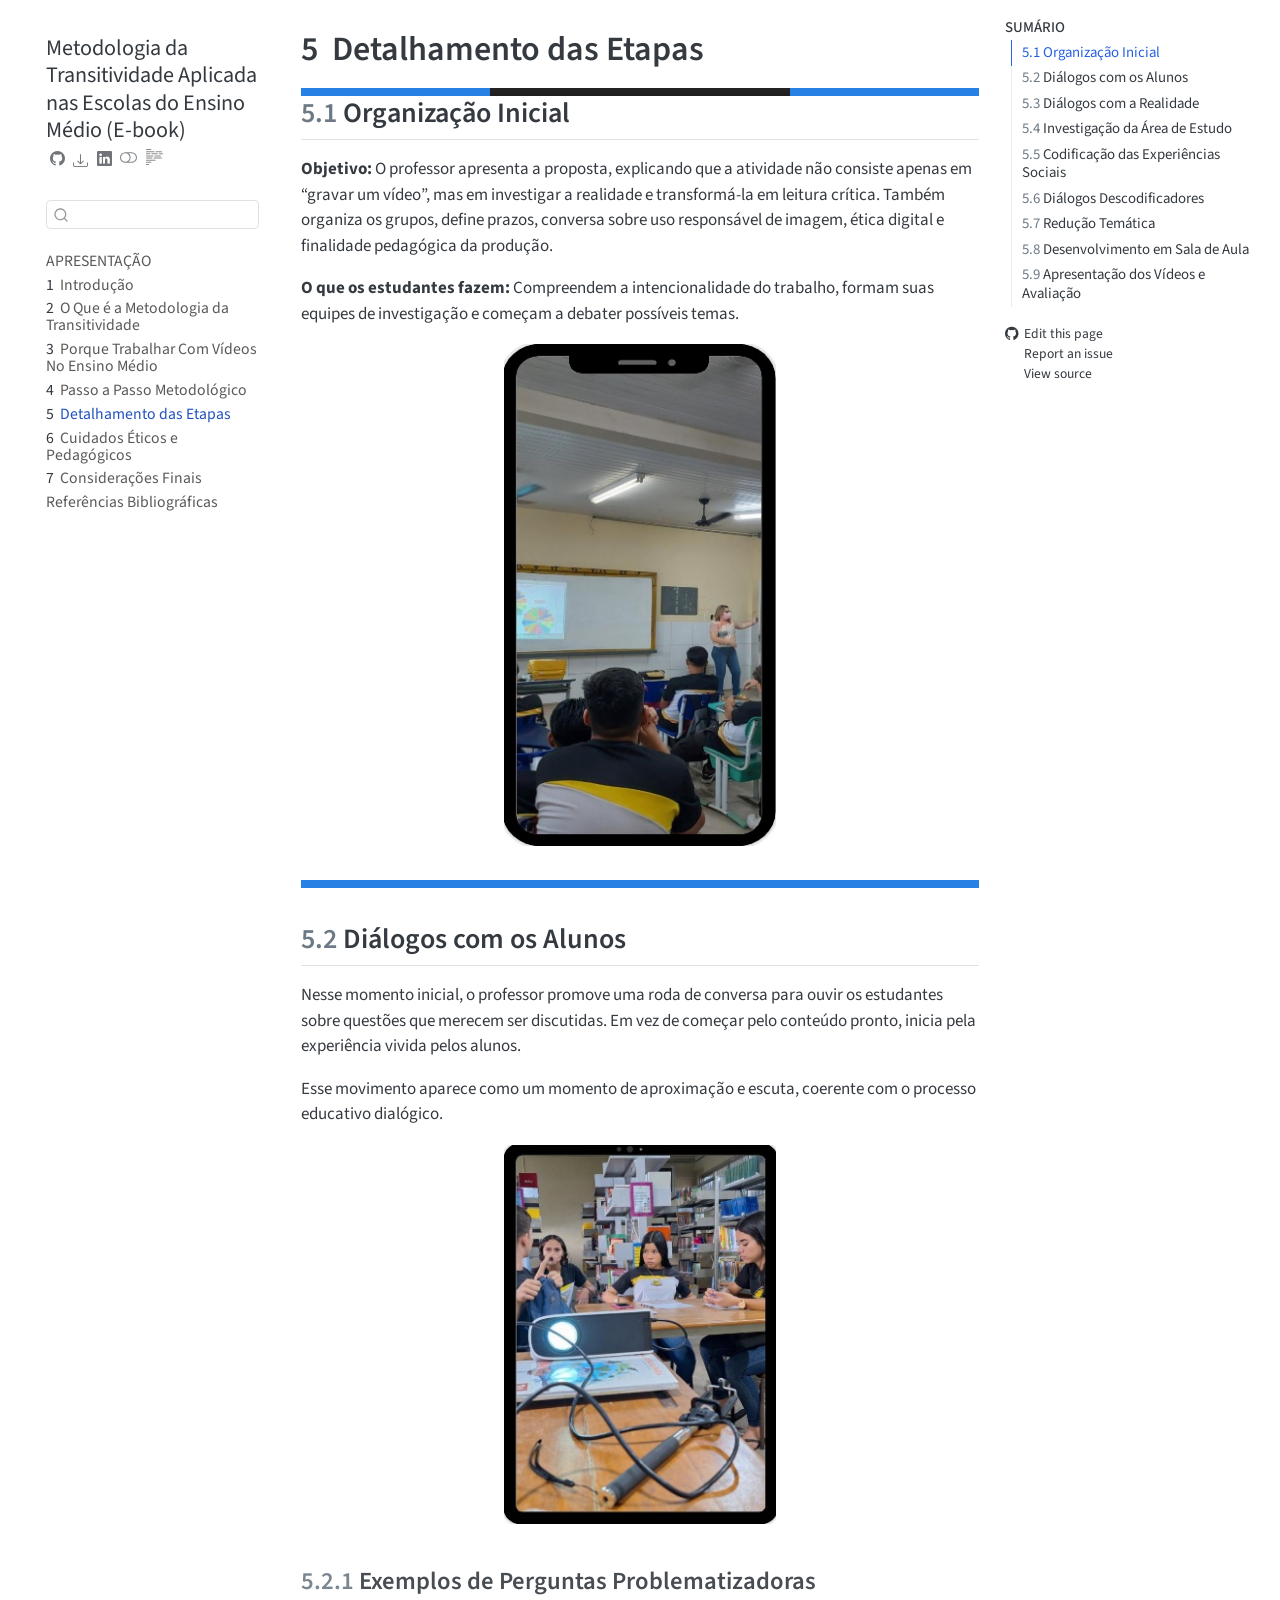
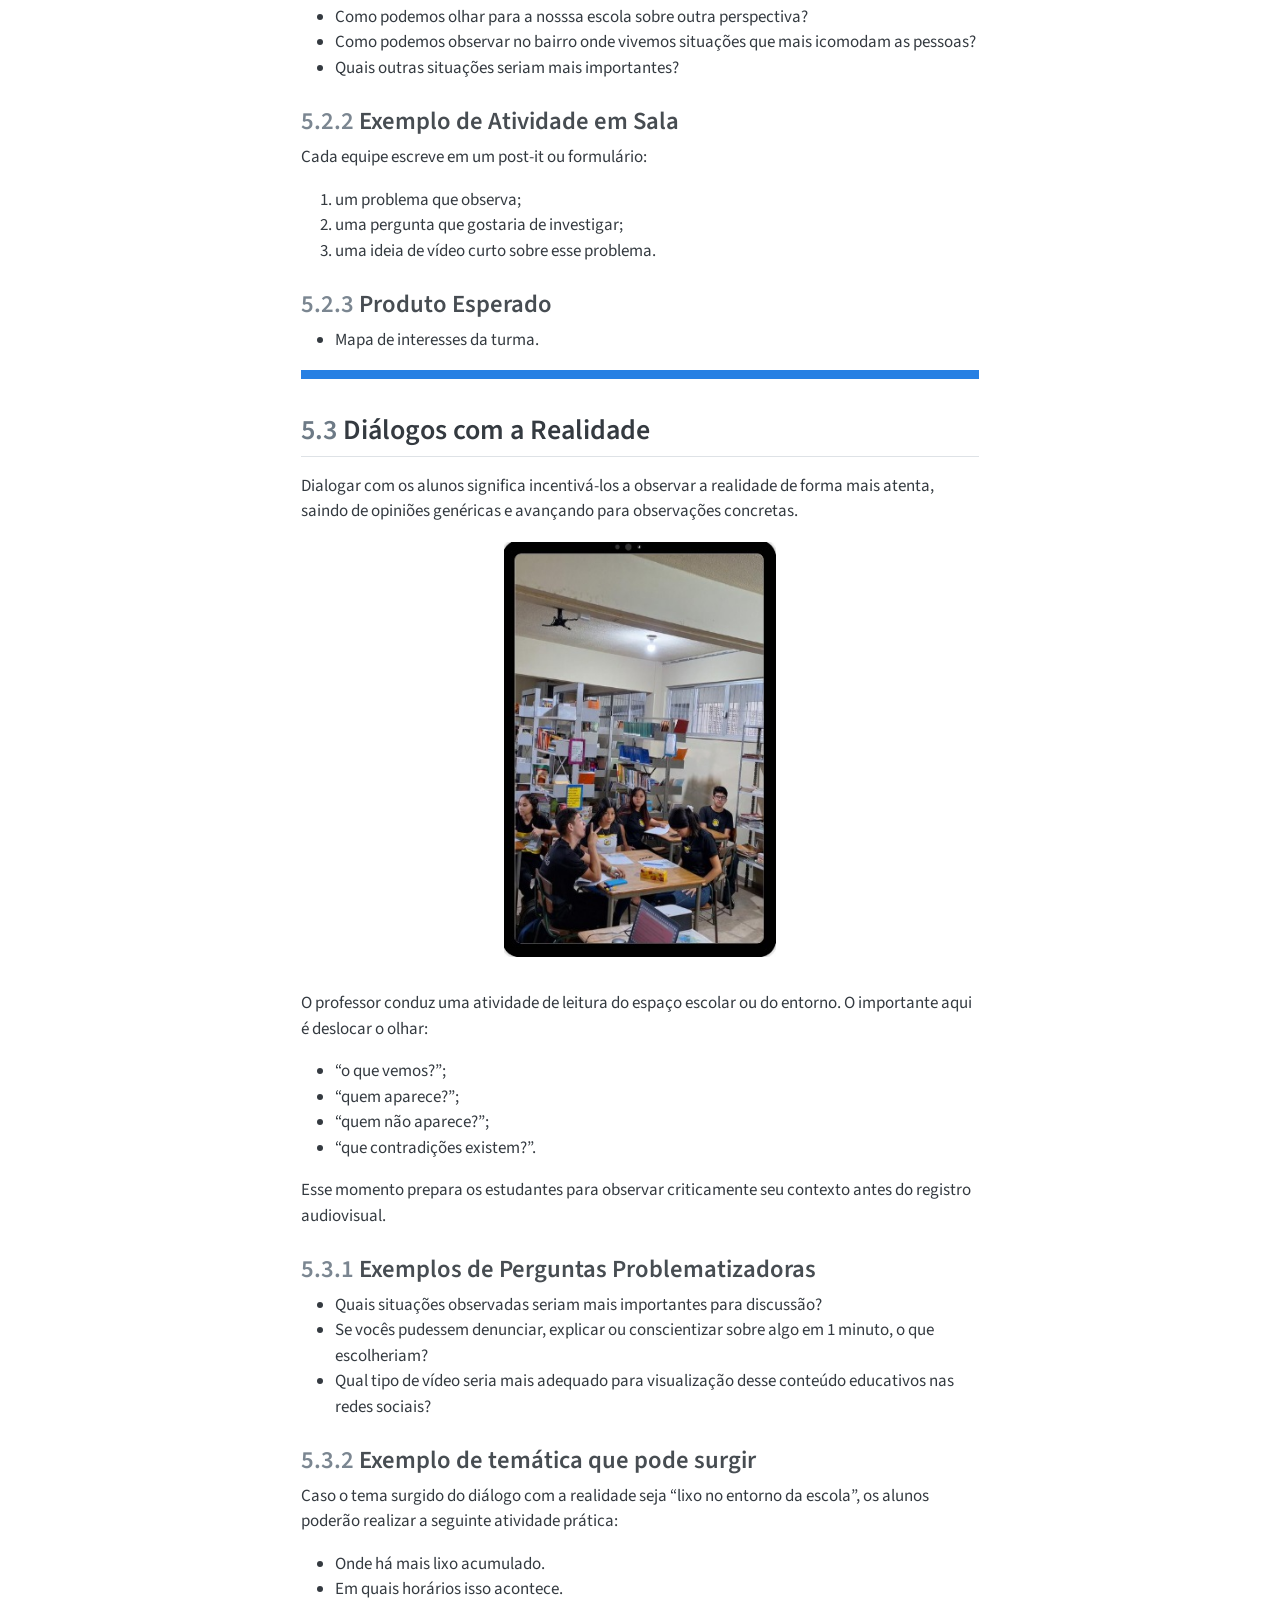
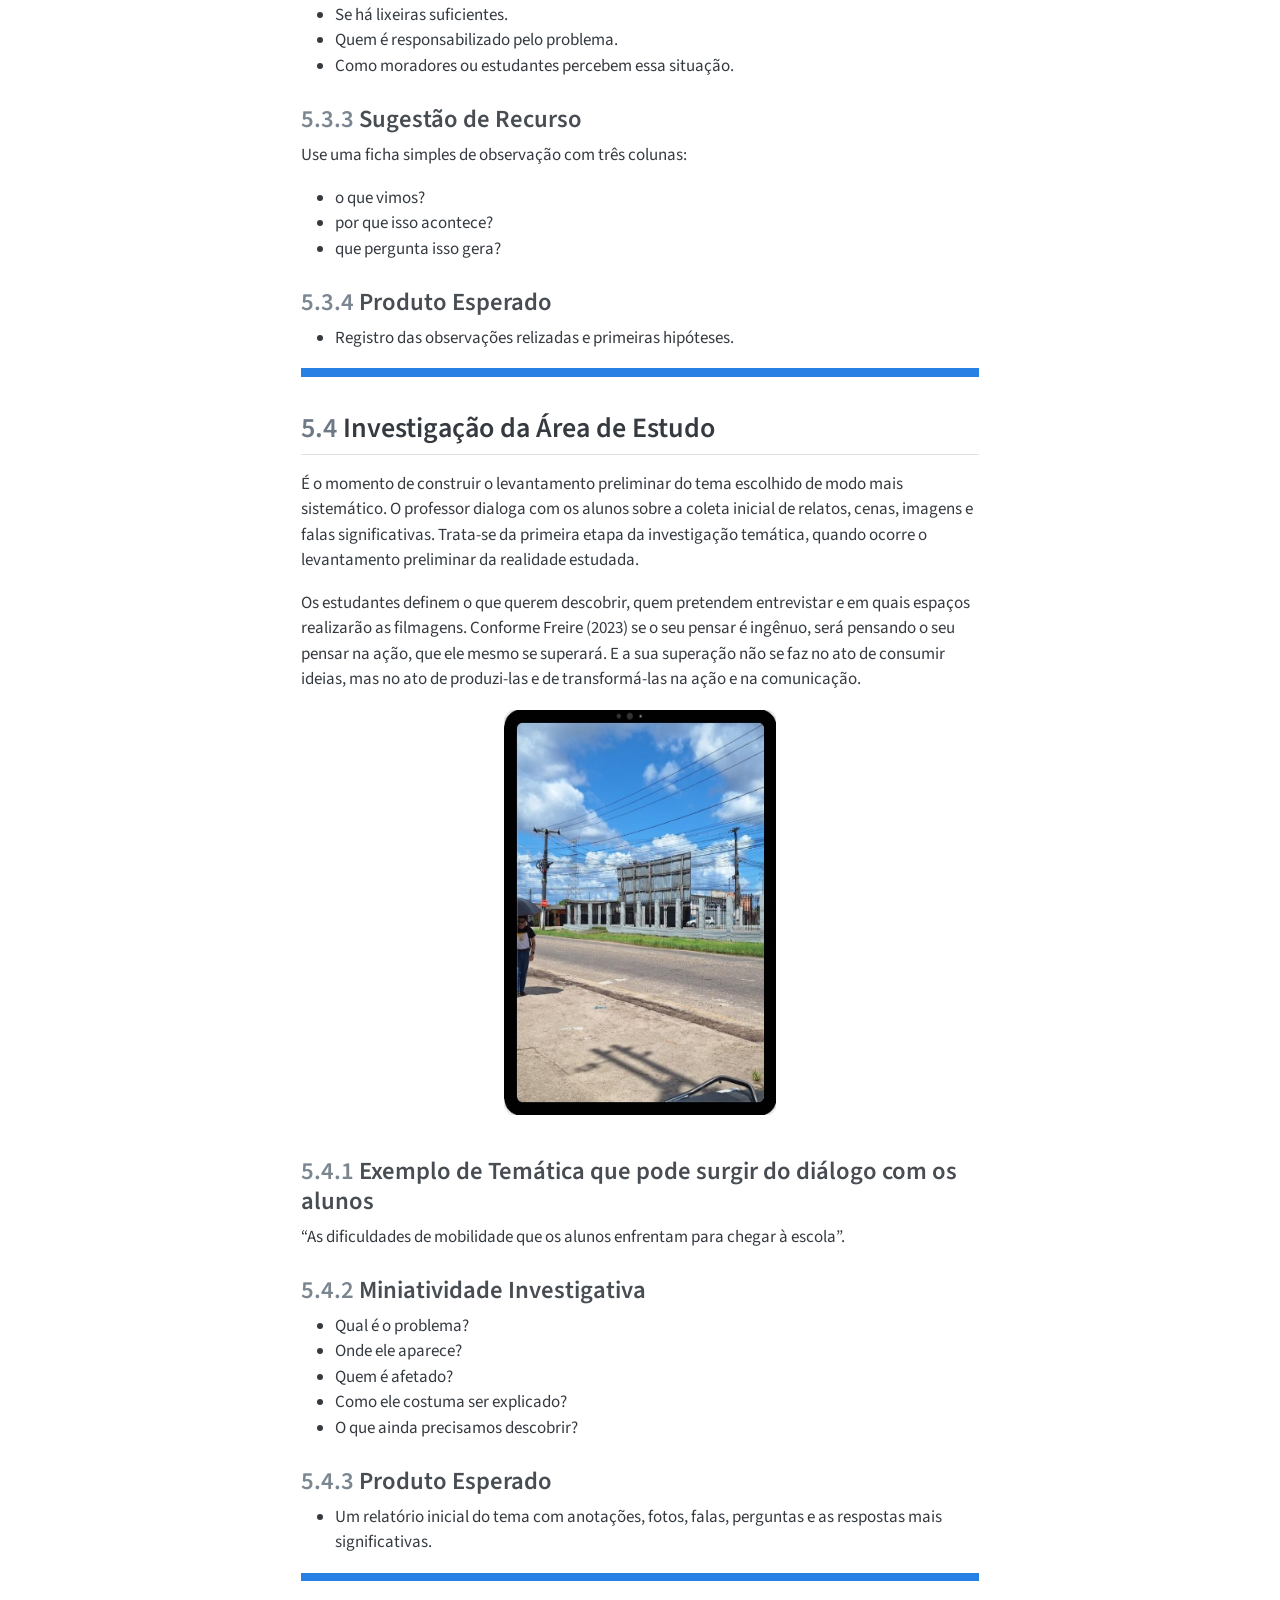
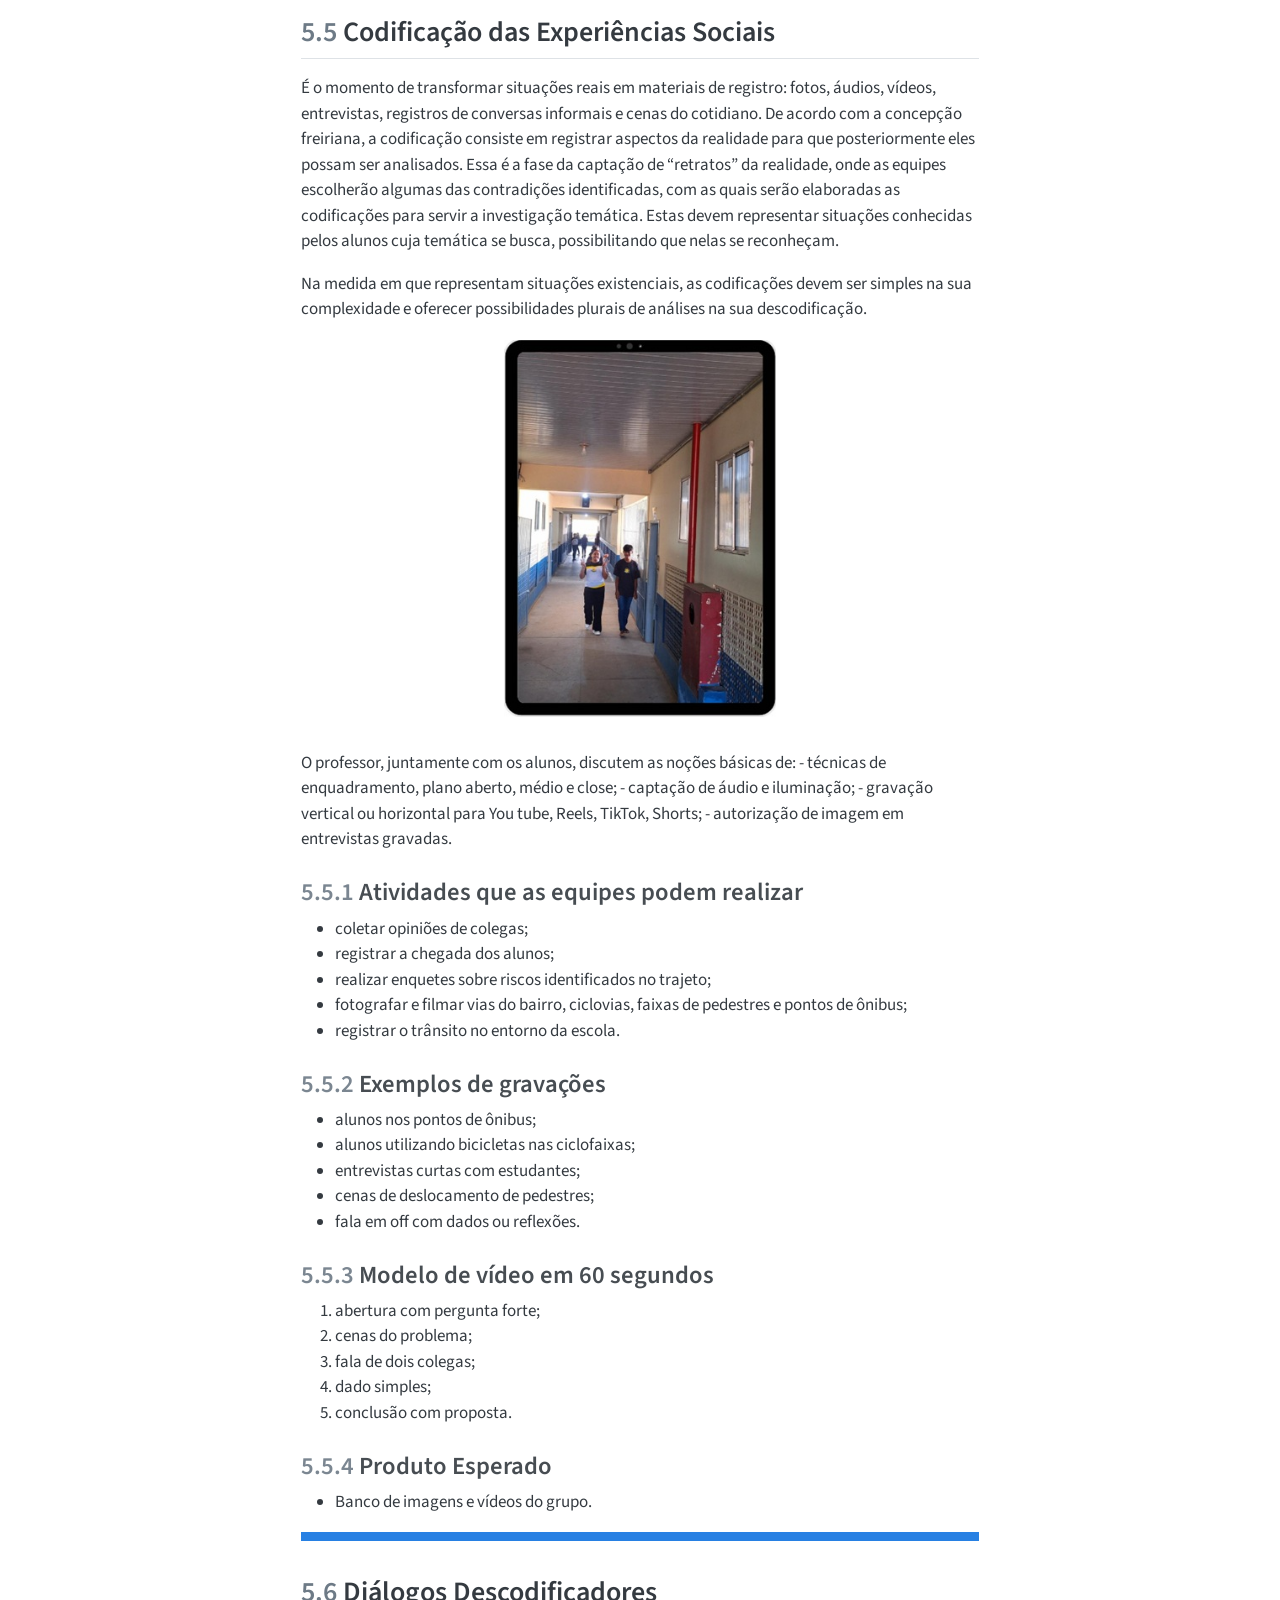
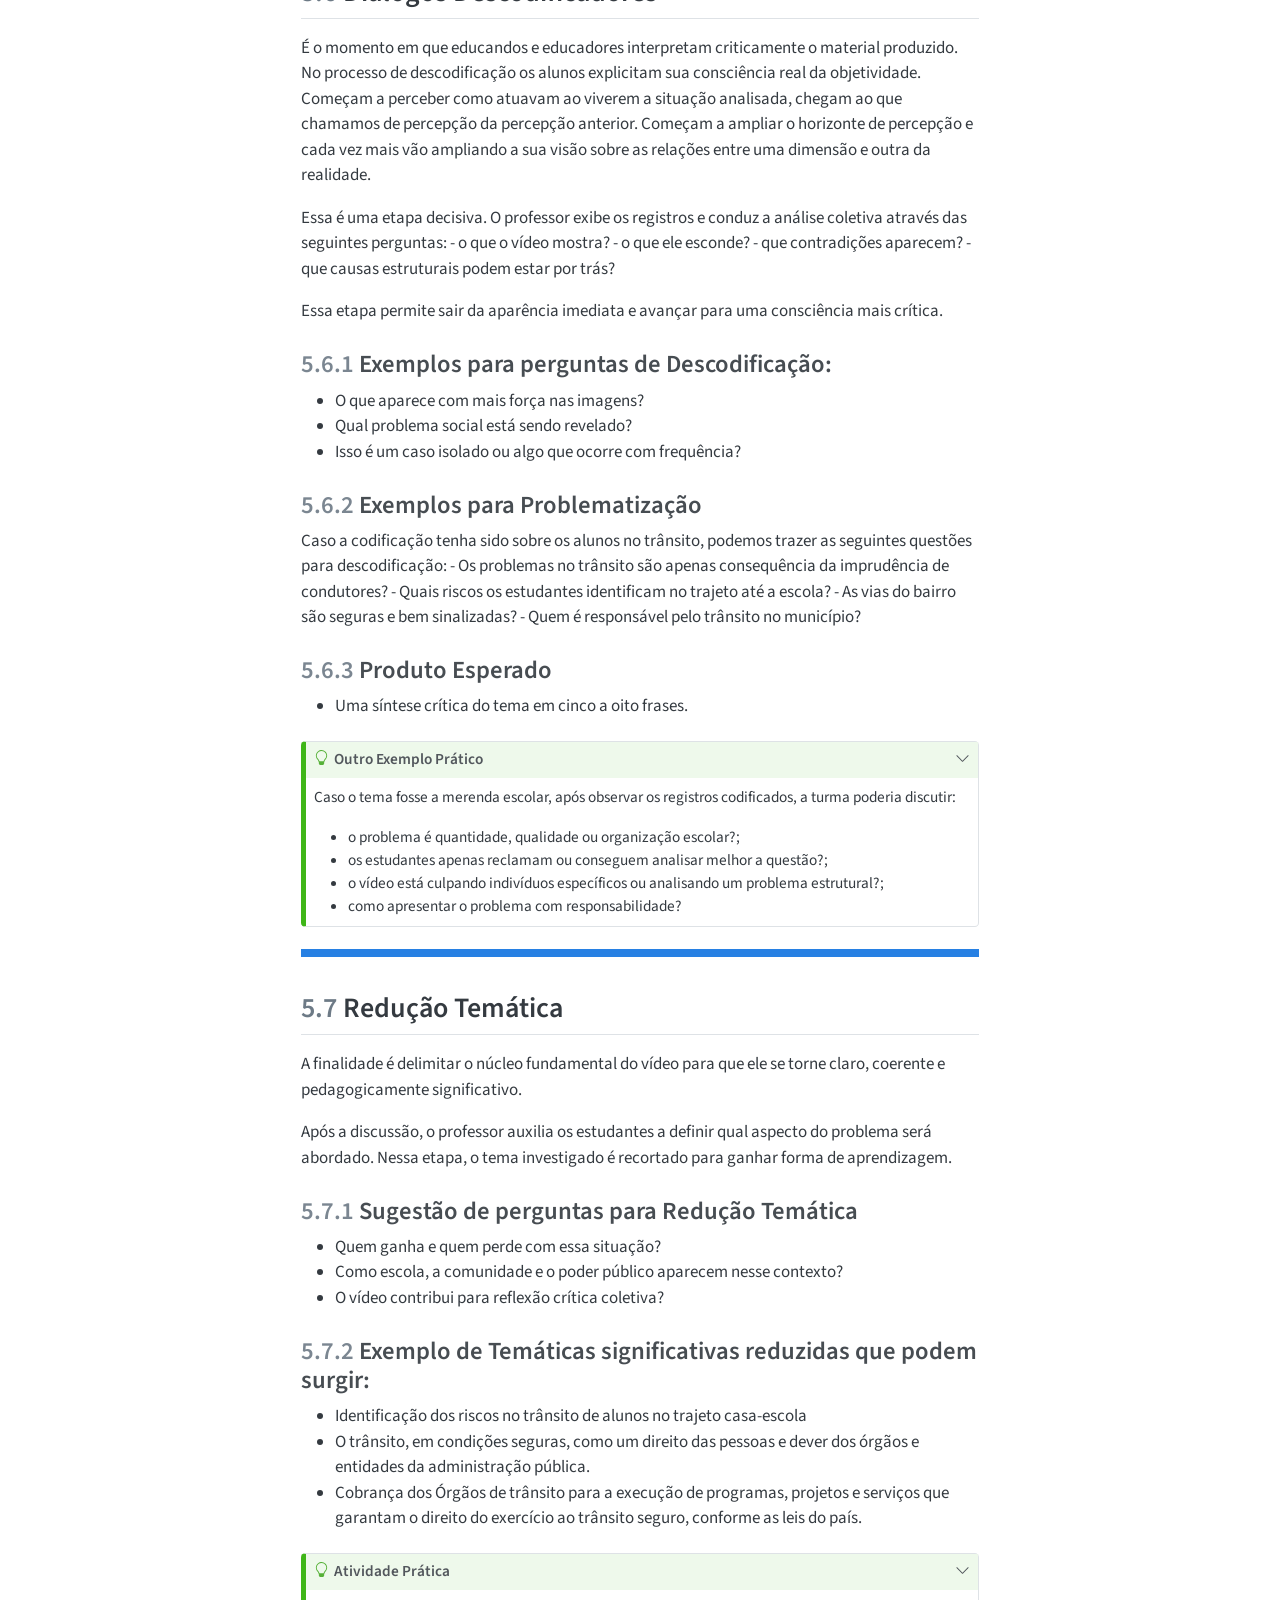
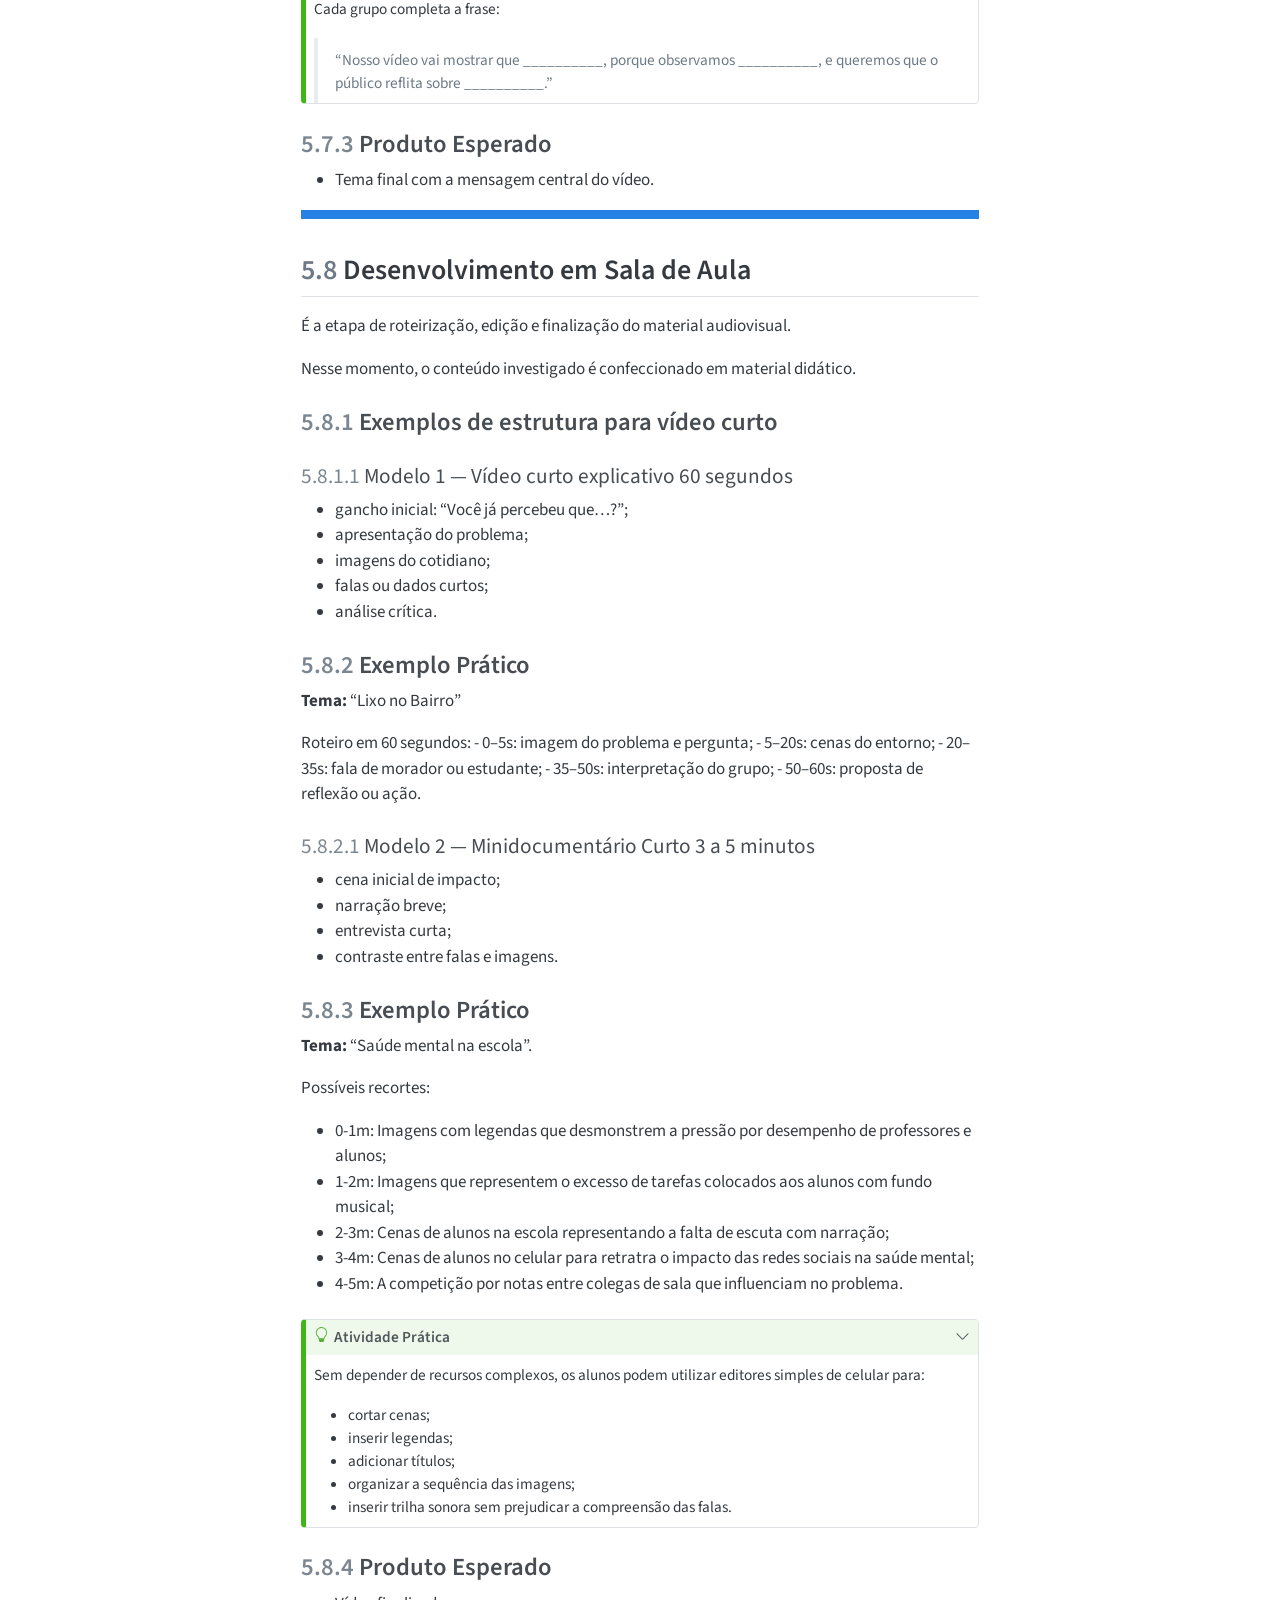
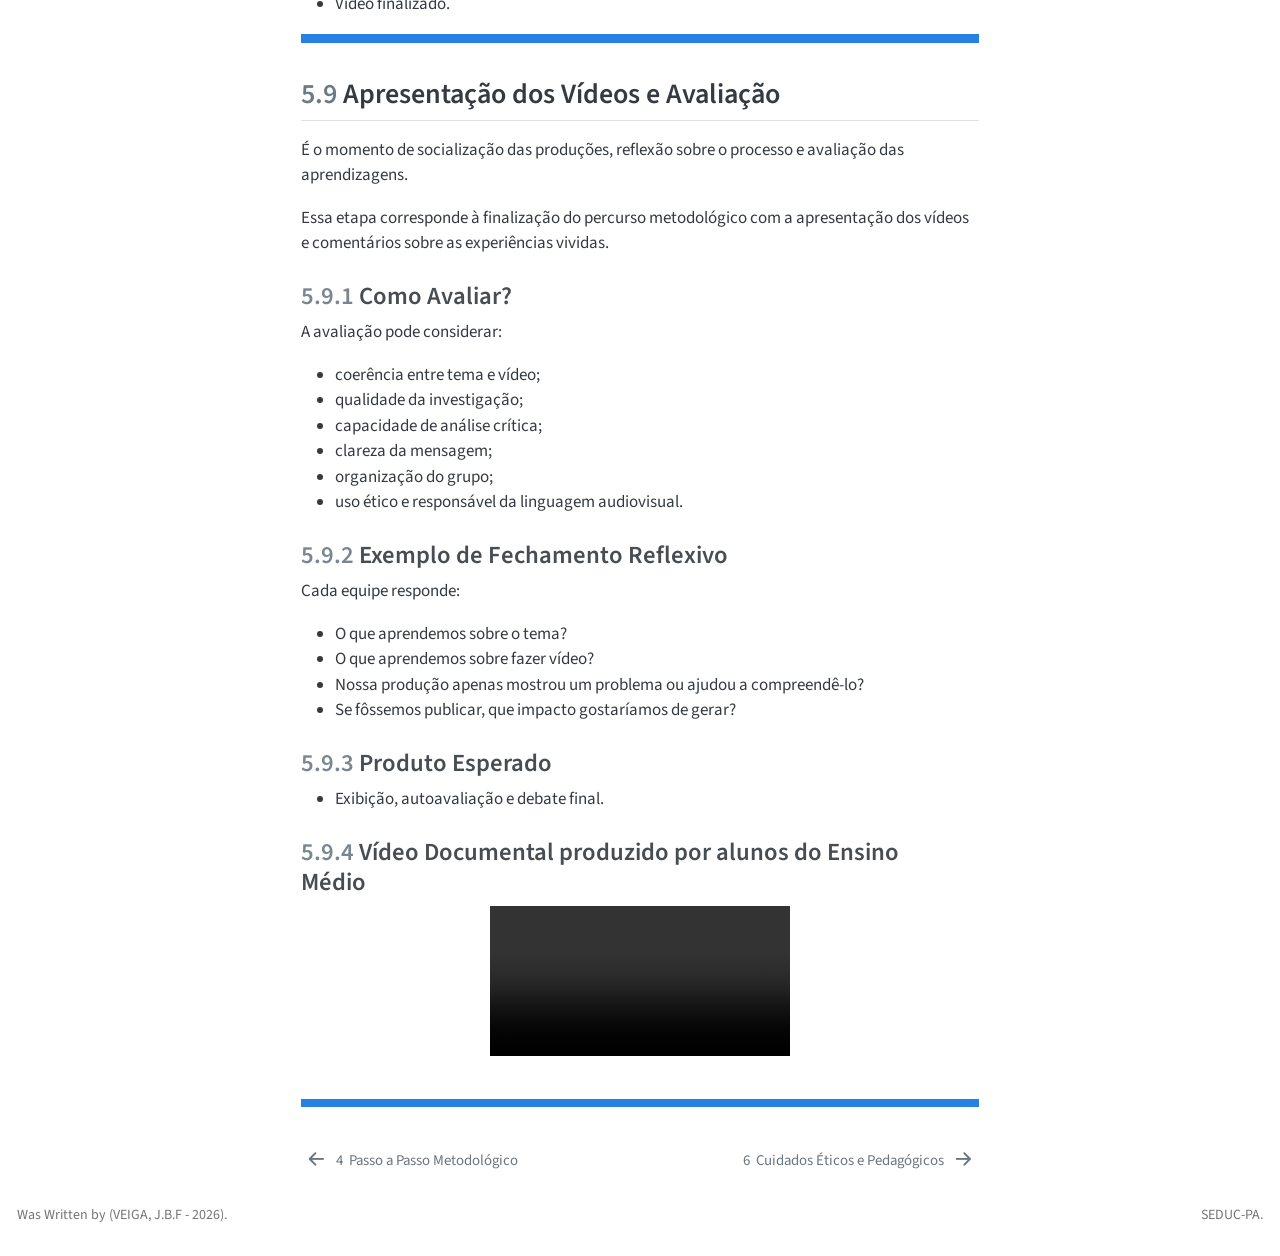
<file: docs/cap4.html>
<!DOCTYPE html>
<html xmlns="http://www.w3.org/1999/xhtml" lang="en" xml:lang="en"><head>

<meta charset="utf-8">
<meta name="generator" content="quarto-1.7.32">

<meta name="viewport" content="width=device-width, initial-scale=1.0, user-scalable=yes">


<title>5&nbsp; Detalhamento das Etapas – Metodologia da Transitividade Aplicada nas Escolas do Ensino Médio (E-book)</title>
<style>
code{white-space: pre-wrap;}
span.smallcaps{font-variant: small-caps;}
div.columns{display: flex; gap: min(4vw, 1.5em);}
div.column{flex: auto; overflow-x: auto;}
div.hanging-indent{margin-left: 1.5em; text-indent: -1.5em;}
ul.task-list{list-style: none;}
ul.task-list li input[type="checkbox"] {
  width: 0.8em;
  margin: 0 0.8em 0.2em -1em; /* quarto-specific, see https://github.com/quarto-dev/quarto-cli/issues/4556 */ 
  vertical-align: middle;
}
</style>


<script src="site_libs/quarto-nav/quarto-nav.js"></script>
<script src="site_libs/quarto-nav/headroom.min.js"></script>
<script src="site_libs/clipboard/clipboard.min.js"></script>
<script src="site_libs/quarto-search/autocomplete.umd.js"></script>
<script src="site_libs/quarto-search/fuse.min.js"></script>
<script src="site_libs/quarto-search/quarto-search.js"></script>
<meta name="quarto:offset" content="./">
<link href="./cap5.html" rel="next">
<link href="./cap3.html" rel="prev">
<link href="./capa1.jpg" rel="icon" type="image/jpeg">
<script src="site_libs/quarto-html/quarto.js" type="module"></script>
<script src="site_libs/quarto-html/tabsets/tabsets.js" type="module"></script>
<script src="site_libs/quarto-html/popper.min.js"></script>
<script src="site_libs/quarto-html/tippy.umd.min.js"></script>
<script src="site_libs/quarto-html/anchor.min.js"></script>
<link href="site_libs/quarto-html/tippy.css" rel="stylesheet">
<link href="site_libs/quarto-html/quarto-syntax-highlighting-37eea08aefeeee20ff55810ff984fec1.css" rel="stylesheet" class="quarto-color-scheme" id="quarto-text-highlighting-styles">
<link href="site_libs/quarto-html/quarto-syntax-highlighting-dark-2fef5ea3f8957b3e4ecc936fc74692ca.css" rel="stylesheet" class="quarto-color-scheme quarto-color-alternate" id="quarto-text-highlighting-styles">
<link href="site_libs/quarto-html/quarto-syntax-highlighting-37eea08aefeeee20ff55810ff984fec1.css" rel="stylesheet" class="quarto-color-scheme-extra" id="quarto-text-highlighting-styles">
<script src="site_libs/bootstrap/bootstrap.min.js"></script>
<link href="site_libs/bootstrap/bootstrap-icons.css" rel="stylesheet">
<link href="site_libs/bootstrap/bootstrap-364982630eef5352dd1537128a8ed5cb.min.css" rel="stylesheet" append-hash="true" class="quarto-color-scheme" id="quarto-bootstrap" data-mode="light">
<link href="site_libs/bootstrap/bootstrap-dark-9ac4c4d7723caba69398381a32a42326.min.css" rel="stylesheet" append-hash="true" class="quarto-color-scheme quarto-color-alternate" id="quarto-bootstrap" data-mode="dark">
<link href="site_libs/bootstrap/bootstrap-364982630eef5352dd1537128a8ed5cb.min.css" rel="stylesheet" append-hash="true" class="quarto-color-scheme-extra" id="quarto-bootstrap" data-mode="light">
<script id="quarto-search-options" type="application/json">{
  "location": "sidebar",
  "copy-button": false,
  "collapse-after": 3,
  "panel-placement": "start",
  "type": "textbox",
  "limit": 50,
  "keyboard-shortcut": [
    "f",
    "/",
    "s"
  ],
  "show-item-context": false,
  "language": {
    "search-no-results-text": "No results",
    "search-matching-documents-text": "matching documents",
    "search-copy-link-title": "Copy link to search",
    "search-hide-matches-text": "Hide additional matches",
    "search-more-match-text": "more match in this document",
    "search-more-matches-text": "more matches in this document",
    "search-clear-button-title": "Clear",
    "search-text-placeholder": "",
    "search-detached-cancel-button-title": "Cancel",
    "search-submit-button-title": "Submit",
    "search-label": "Search"
  }
}</script>


</head>

<body class="nav-sidebar floating quarto-light"><script id="quarto-html-before-body" type="application/javascript">
    const toggleBodyColorMode = (bsSheetEl) => {
      const mode = bsSheetEl.getAttribute("data-mode");
      const bodyEl = window.document.querySelector("body");
      if (mode === "dark") {
        bodyEl.classList.add("quarto-dark");
        bodyEl.classList.remove("quarto-light");
      } else {
        bodyEl.classList.add("quarto-light");
        bodyEl.classList.remove("quarto-dark");
      }
    }
    const toggleBodyColorPrimary = () => {
      const bsSheetEl = window.document.querySelector("link#quarto-bootstrap:not([rel=disabled-stylesheet])");
      if (bsSheetEl) {
        toggleBodyColorMode(bsSheetEl);
      }
    }
    const setColorSchemeToggle = (alternate) => {
      const toggles = window.document.querySelectorAll('.quarto-color-scheme-toggle');
      for (let i=0; i < toggles.length; i++) {
        const toggle = toggles[i];
        if (toggle) {
          if (alternate) {
            toggle.classList.add("alternate");
          } else {
            toggle.classList.remove("alternate");
          }
        }
      }
    };
    const toggleColorMode = (alternate) => {
      // Switch the stylesheets
      const primaryStylesheets = window.document.querySelectorAll('link.quarto-color-scheme:not(.quarto-color-alternate)');
      const alternateStylesheets = window.document.querySelectorAll('link.quarto-color-scheme.quarto-color-alternate');
      manageTransitions('#quarto-margin-sidebar .nav-link', false);
      if (alternate) {
        // note: dark is layered on light, we don't disable primary!
        enableStylesheet(alternateStylesheets);
        for (const sheetNode of alternateStylesheets) {
          if (sheetNode.id === "quarto-bootstrap") {
            toggleBodyColorMode(sheetNode);
          }
        }
      } else {
        disableStylesheet(alternateStylesheets);
        enableStylesheet(primaryStylesheets)
        toggleBodyColorPrimary();
      }
      manageTransitions('#quarto-margin-sidebar .nav-link', true);
      // Switch the toggles
      setColorSchemeToggle(alternate)
      // Hack to workaround the fact that safari doesn't
      // properly recolor the scrollbar when toggling (#1455)
      if (navigator.userAgent.indexOf('Safari') > 0 && navigator.userAgent.indexOf('Chrome') == -1) {
        manageTransitions("body", false);
        window.scrollTo(0, 1);
        setTimeout(() => {
          window.scrollTo(0, 0);
          manageTransitions("body", true);
        }, 40);
      }
    }
    const disableStylesheet = (stylesheets) => {
      for (let i=0; i < stylesheets.length; i++) {
        const stylesheet = stylesheets[i];
        stylesheet.rel = 'disabled-stylesheet';
      }
    }
    const enableStylesheet = (stylesheets) => {
      for (let i=0; i < stylesheets.length; i++) {
        const stylesheet = stylesheets[i];
        if(stylesheet.rel !== 'stylesheet') { // for Chrome, which will still FOUC without this check
          stylesheet.rel = 'stylesheet';
        }
      }
    }
    const manageTransitions = (selector, allowTransitions) => {
      const els = window.document.querySelectorAll(selector);
      for (let i=0; i < els.length; i++) {
        const el = els[i];
        if (allowTransitions) {
          el.classList.remove('notransition');
        } else {
          el.classList.add('notransition');
        }
      }
    }
    const isFileUrl = () => {
      return window.location.protocol === 'file:';
    }
    const hasAlternateSentinel = () => {
      let styleSentinel = getColorSchemeSentinel();
      if (styleSentinel !== null) {
        return styleSentinel === "alternate";
      } else {
        return false;
      }
    }
    const setStyleSentinel = (alternate) => {
      const value = alternate ? "alternate" : "default";
      if (!isFileUrl()) {
        window.localStorage.setItem("quarto-color-scheme", value);
      } else {
        localAlternateSentinel = value;
      }
    }
    const getColorSchemeSentinel = () => {
      if (!isFileUrl()) {
        const storageValue = window.localStorage.getItem("quarto-color-scheme");
        return storageValue != null ? storageValue : localAlternateSentinel;
      } else {
        return localAlternateSentinel;
      }
    }
    const toggleGiscusIfUsed = (isAlternate, darkModeDefault) => {
      const baseTheme = document.querySelector('#giscus-base-theme')?.value ?? 'light';
      const alternateTheme = document.querySelector('#giscus-alt-theme')?.value ?? 'dark';
      let newTheme = '';
      if(authorPrefersDark) {
        newTheme = isAlternate ? baseTheme : alternateTheme;
      } else {
        newTheme = isAlternate ? alternateTheme : baseTheme;
      }
      const changeGiscusTheme = () => {
        // From: https://github.com/giscus/giscus/issues/336
        const sendMessage = (message) => {
          const iframe = document.querySelector('iframe.giscus-frame');
          if (!iframe) return;
          iframe.contentWindow.postMessage({ giscus: message }, 'https://giscus.app');
        }
        sendMessage({
          setConfig: {
            theme: newTheme
          }
        });
      }
      const isGiscussLoaded = window.document.querySelector('iframe.giscus-frame') !== null;
      if (isGiscussLoaded) {
        changeGiscusTheme();
      }
    };
    const authorPrefersDark = false;
    const darkModeDefault = authorPrefersDark;
      document.querySelector('link#quarto-text-highlighting-styles.quarto-color-scheme-extra').rel = 'disabled-stylesheet';
      document.querySelector('link#quarto-bootstrap.quarto-color-scheme-extra').rel = 'disabled-stylesheet';
    let localAlternateSentinel = darkModeDefault ? 'alternate' : 'default';
    // Dark / light mode switch
    window.quartoToggleColorScheme = () => {
      // Read the current dark / light value
      let toAlternate = !hasAlternateSentinel();
      toggleColorMode(toAlternate);
      setStyleSentinel(toAlternate);
      toggleGiscusIfUsed(toAlternate, darkModeDefault);
      window.dispatchEvent(new Event('resize'));
    };
    // Switch to dark mode if need be
    if (hasAlternateSentinel()) {
      toggleColorMode(true);
    } else {
      toggleColorMode(false);
    }
  </script>

<div id="quarto-search-results"></div>
  <header id="quarto-header" class="headroom fixed-top">
  <nav class="quarto-secondary-nav">
    <div class="container-fluid d-flex">
      <button type="button" class="quarto-btn-toggle btn" data-bs-toggle="collapse" role="button" data-bs-target=".quarto-sidebar-collapse-item" aria-controls="quarto-sidebar" aria-expanded="false" aria-label="Toggle sidebar navigation" onclick="if (window.quartoToggleHeadroom) { window.quartoToggleHeadroom(); }">
        <i class="bi bi-layout-text-sidebar-reverse"></i>
      </button>
        <nav class="quarto-page-breadcrumbs" aria-label="breadcrumb"><ol class="breadcrumb"><li class="breadcrumb-item"><a href="./cap4.html"><span class="chapter-number">5</span>&nbsp; <span class="chapter-title">Detalhamento das Etapas</span></a></li></ol></nav>
        <a class="flex-grow-1" role="navigation" data-bs-toggle="collapse" data-bs-target=".quarto-sidebar-collapse-item" aria-controls="quarto-sidebar" aria-expanded="false" aria-label="Toggle sidebar navigation" onclick="if (window.quartoToggleHeadroom) { window.quartoToggleHeadroom(); }">      
        </a>
      <button type="button" class="btn quarto-search-button" aria-label="Search" onclick="window.quartoOpenSearch();">
        <i class="bi bi-search"></i>
      </button>
    </div>
  </nav>
</header>
<!-- content -->
<div id="quarto-content" class="quarto-container page-columns page-rows-contents page-layout-article">
<!-- sidebar -->
  <nav id="quarto-sidebar" class="sidebar collapse collapse-horizontal quarto-sidebar-collapse-item sidebar-navigation floating overflow-auto">
    <div class="pt-lg-2 mt-2 text-left sidebar-header">
    <div class="sidebar-title mb-0 py-0">
      <a href="./">Metodologia da Transitividade Aplicada nas Escolas do Ensino Médio (E-book)</a> 
        <div class="sidebar-tools-main tools-wide">
    <a href="https://github.com/Veiga1972/tree/main/book/" title="Source Code" class="quarto-navigation-tool px-1" aria-label="Source Code"><i class="bi bi-github"></i></a>
    <div class="dropdown">
      <a href="" title="Download" id="quarto-navigation-tool-dropdown-0" class="quarto-navigation-tool dropdown-toggle px-1" data-bs-toggle="dropdown" aria-expanded="false" role="link" aria-label="Download"><i class="bi bi-download"></i></a>
      <ul class="dropdown-menu" aria-labelledby="quarto-navigation-tool-dropdown-0">
          <li>
            <a class="dropdown-item sidebar-tools-main-item" href="./Metodologia-da-Transitividade-Aplicada-nas-Escolas-do-Ensino-Médio--E-book-.pdf">
              <i class="bi bi-file-pdf pe-1"></i>
            Download PDF
            </a>
          </li>
          <li>
            <a class="dropdown-item sidebar-tools-main-item" href="./Metodologia-da-Transitividade-Aplicada-nas-Escolas-do-Ensino-Médio--E-book-.docx">
              <i class="bi bi-file-word pe-1"></i>
            Download Docx
            </a>
          </li>
      </ul>
    </div>
    <a href="https://www.linkedin.com/sharing/share-offsite/?url=|url|" title="LinkedIn" class="quarto-navigation-tool px-1" aria-label="LinkedIn"><i class="bi bi-linkedin"></i></a>
  <a href="" class="quarto-color-scheme-toggle quarto-navigation-tool  px-1" onclick="window.quartoToggleColorScheme(); return false;" title="Toggle dark mode"><i class="bi"></i></a>
  <a href="" class="quarto-reader-toggle quarto-navigation-tool px-1" onclick="window.quartoToggleReader(); return false;" title="Toggle reader mode">
  <div class="quarto-reader-toggle-btn">
  <i class="bi"></i>
  </div>
</a>
</div>
    </div>
      </div>
        <div class="mt-2 flex-shrink-0 align-items-center">
        <div class="sidebar-search">
        <div id="quarto-search" class="" title="Search"></div>
        </div>
        </div>
    <div class="sidebar-menu-container"> 
    <ul class="list-unstyled mt-1">
        <li class="sidebar-item">
  <div class="sidebar-item-container"> 
  <a href="./index.html" class="sidebar-item-text sidebar-link">
 <span class="menu-text">APRESENTAÇÃO</span></a>
  </div>
</li>
        <li class="sidebar-item">
  <div class="sidebar-item-container"> 
  <a href="./intro.html" class="sidebar-item-text sidebar-link">
 <span class="menu-text"><span class="chapter-number">1</span>&nbsp; <span class="chapter-title">Introdução</span></span></a>
  </div>
</li>
        <li class="sidebar-item">
  <div class="sidebar-item-container"> 
  <a href="./cap1.html" class="sidebar-item-text sidebar-link">
 <span class="menu-text"><span class="chapter-number">2</span>&nbsp; <span class="chapter-title">O Que é a Metodologia da Transitividade</span></span></a>
  </div>
</li>
        <li class="sidebar-item">
  <div class="sidebar-item-container"> 
  <a href="./cap2.html" class="sidebar-item-text sidebar-link">
 <span class="menu-text"><span class="chapter-number">3</span>&nbsp; <span class="chapter-title">Porque Trabalhar Com Vídeos No Ensino Médio</span></span></a>
  </div>
</li>
        <li class="sidebar-item">
  <div class="sidebar-item-container"> 
  <a href="./cap3.html" class="sidebar-item-text sidebar-link">
 <span class="menu-text"><span class="chapter-number">4</span>&nbsp; <span class="chapter-title">Passo a Passo Metodológico</span></span></a>
  </div>
</li>
        <li class="sidebar-item">
  <div class="sidebar-item-container"> 
  <a href="./cap4.html" class="sidebar-item-text sidebar-link active">
 <span class="menu-text"><span class="chapter-number">5</span>&nbsp; <span class="chapter-title">Detalhamento das Etapas</span></span></a>
  </div>
</li>
        <li class="sidebar-item">
  <div class="sidebar-item-container"> 
  <a href="./cap5.html" class="sidebar-item-text sidebar-link">
 <span class="menu-text"><span class="chapter-number">6</span>&nbsp; <span class="chapter-title">Cuidados Éticos e Pedagógicos</span></span></a>
  </div>
</li>
        <li class="sidebar-item">
  <div class="sidebar-item-container"> 
  <a href="./cap6.html" class="sidebar-item-text sidebar-link">
 <span class="menu-text"><span class="chapter-number">7</span>&nbsp; <span class="chapter-title">Considerações Finais</span></span></a>
  </div>
</li>
        <li class="sidebar-item">
  <div class="sidebar-item-container"> 
  <a href="./references.html" class="sidebar-item-text sidebar-link">
 <span class="menu-text">Referências Bibliográficas</span></a>
  </div>
</li>
    </ul>
    </div>
</nav>
<div id="quarto-sidebar-glass" class="quarto-sidebar-collapse-item" data-bs-toggle="collapse" data-bs-target=".quarto-sidebar-collapse-item"></div>
<!-- margin-sidebar -->
    <div id="quarto-margin-sidebar" class="sidebar margin-sidebar">
        <nav id="TOC" role="doc-toc" class="toc-active">
    <h2 id="toc-title">SUMÁRIO</h2>
   
  <ul>
  <li><a href="#organização-inicial" id="toc-organização-inicial" class="nav-link active" data-scroll-target="#organização-inicial"><span class="header-section-number">5.1</span> Organização Inicial</a></li>
  <li><a href="#diálogos-com-os-alunos" id="toc-diálogos-com-os-alunos" class="nav-link" data-scroll-target="#diálogos-com-os-alunos"><span class="header-section-number">5.2</span> Diálogos com os Alunos</a>
  <ul class="collapse">
  <li><a href="#exemplos-de-perguntas-problematizadoras" id="toc-exemplos-de-perguntas-problematizadoras" class="nav-link" data-scroll-target="#exemplos-de-perguntas-problematizadoras"><span class="header-section-number">5.2.1</span> Exemplos de Perguntas Problematizadoras</a></li>
  <li><a href="#exemplo-de-atividade-em-sala" id="toc-exemplo-de-atividade-em-sala" class="nav-link" data-scroll-target="#exemplo-de-atividade-em-sala"><span class="header-section-number">5.2.2</span> Exemplo de Atividade em Sala</a></li>
  <li><a href="#produto-esperado" id="toc-produto-esperado" class="nav-link" data-scroll-target="#produto-esperado"><span class="header-section-number">5.2.3</span> Produto Esperado</a></li>
  </ul></li>
  <li><a href="#diálogos-com-a-realidade" id="toc-diálogos-com-a-realidade" class="nav-link" data-scroll-target="#diálogos-com-a-realidade"><span class="header-section-number">5.3</span> Diálogos com a Realidade</a>
  <ul class="collapse">
  <li><a href="#exemplos-de-perguntas-problematizadoras-1" id="toc-exemplos-de-perguntas-problematizadoras-1" class="nav-link" data-scroll-target="#exemplos-de-perguntas-problematizadoras-1"><span class="header-section-number">5.3.1</span> Exemplos de Perguntas Problematizadoras</a></li>
  <li><a href="#exemplo-de-temática-que-pode-surgir" id="toc-exemplo-de-temática-que-pode-surgir" class="nav-link" data-scroll-target="#exemplo-de-temática-que-pode-surgir"><span class="header-section-number">5.3.2</span> Exemplo de temática que pode surgir</a></li>
  <li><a href="#sugestão-de-recurso" id="toc-sugestão-de-recurso" class="nav-link" data-scroll-target="#sugestão-de-recurso"><span class="header-section-number">5.3.3</span> Sugestão de Recurso</a></li>
  <li><a href="#produto-esperado-1" id="toc-produto-esperado-1" class="nav-link" data-scroll-target="#produto-esperado-1"><span class="header-section-number">5.3.4</span> Produto Esperado</a></li>
  </ul></li>
  <li><a href="#investigação-da-área-de-estudo" id="toc-investigação-da-área-de-estudo" class="nav-link" data-scroll-target="#investigação-da-área-de-estudo"><span class="header-section-number">5.4</span> Investigação da Área de Estudo</a>
  <ul class="collapse">
  <li><a href="#exemplo-de-temática-que-pode-surgir-do-diálogo-com-os-alunos" id="toc-exemplo-de-temática-que-pode-surgir-do-diálogo-com-os-alunos" class="nav-link" data-scroll-target="#exemplo-de-temática-que-pode-surgir-do-diálogo-com-os-alunos"><span class="header-section-number">5.4.1</span> Exemplo de Temática que pode surgir do diálogo com os alunos</a></li>
  <li><a href="#miniatividade-investigativa" id="toc-miniatividade-investigativa" class="nav-link" data-scroll-target="#miniatividade-investigativa"><span class="header-section-number">5.4.2</span> Miniatividade Investigativa</a></li>
  <li><a href="#produto-esperado-2" id="toc-produto-esperado-2" class="nav-link" data-scroll-target="#produto-esperado-2"><span class="header-section-number">5.4.3</span> Produto Esperado</a></li>
  </ul></li>
  <li><a href="#codificação-das-experiências-sociais" id="toc-codificação-das-experiências-sociais" class="nav-link" data-scroll-target="#codificação-das-experiências-sociais"><span class="header-section-number">5.5</span> Codificação das Experiências Sociais</a>
  <ul class="collapse">
  <li><a href="#atividades-que-as-equipes-podem-realizar" id="toc-atividades-que-as-equipes-podem-realizar" class="nav-link" data-scroll-target="#atividades-que-as-equipes-podem-realizar"><span class="header-section-number">5.5.1</span> Atividades que as equipes podem realizar</a></li>
  <li><a href="#exemplos-de-gravações" id="toc-exemplos-de-gravações" class="nav-link" data-scroll-target="#exemplos-de-gravações"><span class="header-section-number">5.5.2</span> Exemplos de gravações</a></li>
  <li><a href="#modelo-de-vídeo-em-60-segundos" id="toc-modelo-de-vídeo-em-60-segundos" class="nav-link" data-scroll-target="#modelo-de-vídeo-em-60-segundos"><span class="header-section-number">5.5.3</span> Modelo de vídeo em 60 segundos</a></li>
  <li><a href="#produto-esperado-3" id="toc-produto-esperado-3" class="nav-link" data-scroll-target="#produto-esperado-3"><span class="header-section-number">5.5.4</span> Produto Esperado</a></li>
  </ul></li>
  <li><a href="#diálogos-descodificadores" id="toc-diálogos-descodificadores" class="nav-link" data-scroll-target="#diálogos-descodificadores"><span class="header-section-number">5.6</span> Diálogos Descodificadores</a>
  <ul class="collapse">
  <li><a href="#exemplos-para-perguntas-de-descodificação" id="toc-exemplos-para-perguntas-de-descodificação" class="nav-link" data-scroll-target="#exemplos-para-perguntas-de-descodificação"><span class="header-section-number">5.6.1</span> Exemplos para perguntas de Descodificação:</a></li>
  <li><a href="#exemplos-para-problematização" id="toc-exemplos-para-problematização" class="nav-link" data-scroll-target="#exemplos-para-problematização"><span class="header-section-number">5.6.2</span> Exemplos para Problematização</a></li>
  <li><a href="#produto-esperado-4" id="toc-produto-esperado-4" class="nav-link" data-scroll-target="#produto-esperado-4"><span class="header-section-number">5.6.3</span> Produto Esperado</a></li>
  </ul></li>
  <li><a href="#redução-temática" id="toc-redução-temática" class="nav-link" data-scroll-target="#redução-temática"><span class="header-section-number">5.7</span> Redução Temática</a>
  <ul class="collapse">
  <li><a href="#sugestão-de-perguntas-para-redução-temática" id="toc-sugestão-de-perguntas-para-redução-temática" class="nav-link" data-scroll-target="#sugestão-de-perguntas-para-redução-temática"><span class="header-section-number">5.7.1</span> Sugestão de perguntas para Redução Temática</a></li>
  <li><a href="#exemplo-de-temáticas-significativas-reduzidas-que-podem-surgir" id="toc-exemplo-de-temáticas-significativas-reduzidas-que-podem-surgir" class="nav-link" data-scroll-target="#exemplo-de-temáticas-significativas-reduzidas-que-podem-surgir"><span class="header-section-number">5.7.2</span> Exemplo de Temáticas significativas reduzidas que podem surgir:</a></li>
  <li><a href="#produto-esperado-5" id="toc-produto-esperado-5" class="nav-link" data-scroll-target="#produto-esperado-5"><span class="header-section-number">5.7.3</span> Produto Esperado</a></li>
  </ul></li>
  <li><a href="#desenvolvimento-em-sala-de-aula" id="toc-desenvolvimento-em-sala-de-aula" class="nav-link" data-scroll-target="#desenvolvimento-em-sala-de-aula"><span class="header-section-number">5.8</span> Desenvolvimento em Sala de Aula</a>
  <ul class="collapse">
  <li><a href="#exemplos-de-estrutura-para-vídeo-curto" id="toc-exemplos-de-estrutura-para-vídeo-curto" class="nav-link" data-scroll-target="#exemplos-de-estrutura-para-vídeo-curto"><span class="header-section-number">5.8.1</span> Exemplos de estrutura para vídeo curto</a></li>
  <li><a href="#exemplo-prático" id="toc-exemplo-prático" class="nav-link" data-scroll-target="#exemplo-prático"><span class="header-section-number">5.8.2</span> Exemplo Prático</a></li>
  <li><a href="#exemplo-prático-1" id="toc-exemplo-prático-1" class="nav-link" data-scroll-target="#exemplo-prático-1"><span class="header-section-number">5.8.3</span> Exemplo Prático</a></li>
  <li><a href="#produto-esperado-6" id="toc-produto-esperado-6" class="nav-link" data-scroll-target="#produto-esperado-6"><span class="header-section-number">5.8.4</span> Produto Esperado</a></li>
  </ul></li>
  <li><a href="#apresentação-dos-vídeos-e-avaliação" id="toc-apresentação-dos-vídeos-e-avaliação" class="nav-link" data-scroll-target="#apresentação-dos-vídeos-e-avaliação"><span class="header-section-number">5.9</span> Apresentação dos Vídeos e Avaliação</a>
  <ul class="collapse">
  <li><a href="#como-avaliar" id="toc-como-avaliar" class="nav-link" data-scroll-target="#como-avaliar"><span class="header-section-number">5.9.1</span> Como Avaliar?</a></li>
  <li><a href="#exemplo-de-fechamento-reflexivo" id="toc-exemplo-de-fechamento-reflexivo" class="nav-link" data-scroll-target="#exemplo-de-fechamento-reflexivo"><span class="header-section-number">5.9.2</span> Exemplo de Fechamento Reflexivo</a></li>
  <li><a href="#produto-esperado-7" id="toc-produto-esperado-7" class="nav-link" data-scroll-target="#produto-esperado-7"><span class="header-section-number">5.9.3</span> Produto Esperado</a></li>
  <li><a href="#vídeo-documental-produzido-por-alunos-do-ensino-médio" id="toc-vídeo-documental-produzido-por-alunos-do-ensino-médio" class="nav-link" data-scroll-target="#vídeo-documental-produzido-por-alunos-do-ensino-médio"><span class="header-section-number">5.9.4</span> Vídeo Documental produzido por alunos do Ensino Médio</a></li>
  </ul></li>
  </ul>
<div class="toc-actions"><ul><li><a href="https://github.com/Veiga1972/edit/main/book/cap4.qmd" class="toc-action"><i class="bi bi-github"></i>Edit this page</a></li><li><a href="https://github.com/Veiga1972/issues/new" class="toc-action"><i class="bi empty"></i>Report an issue</a></li><li><a href="https://github.com/Veiga1972/blob/main/book/cap4.qmd" class="toc-action"><i class="bi empty"></i>View source</a></li></ul></div></nav>
    </div>
<!-- main -->
<main class="content" id="quarto-document-content">


<header id="title-block-header" class="quarto-title-block default">
<div class="quarto-title">
<h1 class="title"><span class="chapter-number">5</span>&nbsp; <span class="chapter-title">Detalhamento das Etapas</span></h1>
</div>



<div class="quarto-title-meta">

    
  
    
  </div>
  


</header>


<div class="progress">
<div class="progress-bar" style="width: 100%;">
<div class="quarto-figure quarto-figure-center">
<figure class="figure">
<p><video src="images/whatsapp-video-2026-05-13-at-092529_0PFoxwab-02.mp4" class="img-fluid quarto-figure quarto-figure-center" controls=""><a href="images/whatsapp-video-2026-05-13-at-092529_0PFoxwab-02.mp4">Video</a></video></p>
</figure>
</div>
</div>
</div>
<section id="organização-inicial" class="level2" data-number="5.1">
<h2 data-number="5.1" class="anchored" data-anchor-id="organização-inicial"><span class="header-section-number">5.1</span> Organização Inicial</h2>
<p><strong>Objetivo:</strong> O professor apresenta a proposta, explicando que a atividade não consiste apenas em “gravar um vídeo”, mas em investigar a realidade e transformá-la em leitura crítica. Também organiza os grupos, define prazos, conversa sobre uso responsável de imagem, ética digital e finalidade pedagógica da produção.</p>
<p><strong>O que os estudantes fazem:</strong> Compreendem a intencionalidade do trabalho, formam suas equipes de investigação e começam a debater possíveis temas.</p>
<div class="quarto-figure quarto-figure-center">
<figure class="figure">
<p><img src="fig4.jpg" class="img-fluid quarto-figure quarto-figure-center figure-img" style="width:40.0%"></p>
</figure>
</div>
<div class="progress">
<div class="progress-bar" style="width: 100%;">

</div>
</div>
</section>
<section id="diálogos-com-os-alunos" class="level2" data-number="5.2">
<h2 data-number="5.2" class="anchored" data-anchor-id="diálogos-com-os-alunos"><span class="header-section-number">5.2</span> Diálogos com os Alunos</h2>
<p>Nesse momento inicial, o professor promove uma roda de conversa para ouvir os estudantes sobre questões que merecem ser discutidas. Em vez de começar pelo conteúdo pronto, inicia pela experiência vivida pelos alunos.</p>
<p>Esse movimento aparece como um momento de aproximação e escuta, coerente com o processo educativo dialógico.</p>
<div class="quarto-figure quarto-figure-center">
<figure class="figure">
<p><img src="fig9.jpg" class="img-fluid quarto-figure quarto-figure-center figure-img" style="width:40.0%"></p>
</figure>
</div>
<section id="exemplos-de-perguntas-problematizadoras" class="level3" data-number="5.2.1">
<h3 data-number="5.2.1" class="anchored" data-anchor-id="exemplos-de-perguntas-problematizadoras"><span class="header-section-number">5.2.1</span> Exemplos de Perguntas Problematizadoras</h3>
<ul>
<li>Como podemos olhar para a nosssa escola sobre outra perspectiva?</li>
<li>Como podemos observar no bairro onde vivemos situações que mais icomodam as pessoas?</li>
<li>Quais outras situações seriam mais importantes?</li>
</ul>
</section>
<section id="exemplo-de-atividade-em-sala" class="level3" data-number="5.2.2">
<h3 data-number="5.2.2" class="anchored" data-anchor-id="exemplo-de-atividade-em-sala"><span class="header-section-number">5.2.2</span> Exemplo de Atividade em Sala</h3>
<p>Cada equipe escreve em um post-it ou formulário:</p>
<ol type="1">
<li>um problema que observa;</li>
<li>uma pergunta que gostaria de investigar;</li>
<li>uma ideia de vídeo curto sobre esse problema.</li>
</ol>
</section>
<section id="produto-esperado" class="level3" data-number="5.2.3">
<h3 data-number="5.2.3" class="anchored" data-anchor-id="produto-esperado"><span class="header-section-number">5.2.3</span> Produto Esperado</h3>
<ul>
<li>Mapa de interesses da turma.</li>
</ul>
<div class="progress">
<div class="progress-bar" style="width: 100%;">

</div>
</div>
</section>
</section>
<section id="diálogos-com-a-realidade" class="level2" data-number="5.3">
<h2 data-number="5.3" class="anchored" data-anchor-id="diálogos-com-a-realidade"><span class="header-section-number">5.3</span> Diálogos com a Realidade</h2>
<p>Dialogar com os alunos significa incentivá-los a observar a realidade de forma mais atenta, saindo de opiniões genéricas e avançando para observações concretas.</p>
<div class="quarto-figure quarto-figure-center">
<figure class="figure">
<p><img src="fig10.jpg" class="img-fluid quarto-figure quarto-figure-center figure-img" style="width:40.0%"></p>
</figure>
</div>
<p>O professor conduz uma atividade de leitura do espaço escolar ou do entorno. O importante aqui é deslocar o olhar:</p>
<ul>
<li>“o que vemos?”;</li>
<li>“quem aparece?”;</li>
<li>“quem não aparece?”;</li>
<li>“que contradições existem?”.</li>
</ul>
<p>Esse momento prepara os estudantes para observar criticamente seu contexto antes do registro audiovisual.</p>
<section id="exemplos-de-perguntas-problematizadoras-1" class="level3" data-number="5.3.1">
<h3 data-number="5.3.1" class="anchored" data-anchor-id="exemplos-de-perguntas-problematizadoras-1"><span class="header-section-number">5.3.1</span> Exemplos de Perguntas Problematizadoras</h3>
<ul>
<li>Quais situações observadas seriam mais importantes para discussão?</li>
<li>Se vocês pudessem denunciar, explicar ou conscientizar sobre algo em 1 minuto, o que escolheriam?</li>
<li>Qual tipo de vídeo seria mais adequado para visualização desse conteúdo educativos nas redes sociais?</li>
</ul>
</section>
<section id="exemplo-de-temática-que-pode-surgir" class="level3" data-number="5.3.2">
<h3 data-number="5.3.2" class="anchored" data-anchor-id="exemplo-de-temática-que-pode-surgir"><span class="header-section-number">5.3.2</span> Exemplo de temática que pode surgir</h3>
<p>Caso o tema surgido do diálogo com a realidade seja “lixo no entorno da escola”, os alunos poderão realizar a seguinte atividade prática:</p>
<ul>
<li>Onde há mais lixo acumulado.</li>
<li>Em quais horários isso acontece.</li>
<li>Se há lixeiras suficientes.</li>
<li>Quem é responsabilizado pelo problema.</li>
<li>Como moradores ou estudantes percebem essa situação.</li>
</ul>
</section>
<section id="sugestão-de-recurso" class="level3" data-number="5.3.3">
<h3 data-number="5.3.3" class="anchored" data-anchor-id="sugestão-de-recurso"><span class="header-section-number">5.3.3</span> Sugestão de Recurso</h3>
<p>Use uma ficha simples de observação com três colunas:</p>
<ul>
<li>o que vimos?</li>
<li>por que isso acontece?</li>
<li>que pergunta isso gera?</li>
</ul>
</section>
<section id="produto-esperado-1" class="level3" data-number="5.3.4">
<h3 data-number="5.3.4" class="anchored" data-anchor-id="produto-esperado-1"><span class="header-section-number">5.3.4</span> Produto Esperado</h3>
<ul>
<li>Registro das observações relizadas e primeiras hipóteses.</li>
</ul>
<div class="progress">
<div class="progress-bar" style="width: 100%;">

</div>
</div>
</section>
</section>
<section id="investigação-da-área-de-estudo" class="level2" data-number="5.4">
<h2 data-number="5.4" class="anchored" data-anchor-id="investigação-da-área-de-estudo"><span class="header-section-number">5.4</span> Investigação da Área de Estudo</h2>
<p>É o momento de construir o levantamento preliminar do tema escolhido de modo mais sistemático. O professor dialoga com os alunos sobre a coleta inicial de relatos, cenas, imagens e falas significativas. Trata-se da primeira etapa da investigação temática, quando ocorre o levantamento preliminar da realidade estudada.</p>
<p>Os estudantes definem o que querem descobrir, quem pretendem entrevistar e em quais espaços realizarão as filmagens. Conforme Freire (2023) se o seu pensar é ingênuo, será pensando o seu pensar na ação, que ele mesmo se superará. E a sua superação não se faz no ato de consumir ideias, mas no ato de produzi-las e de transformá-las na ação e na comunicação.</p>
<div class="quarto-figure quarto-figure-center">
<figure class="figure">
<p><img src="fig5.jpg" class="img-fluid quarto-figure quarto-figure-center figure-img" style="width:40.0%"></p>
</figure>
</div>
<section id="exemplo-de-temática-que-pode-surgir-do-diálogo-com-os-alunos" class="level3" data-number="5.4.1">
<h3 data-number="5.4.1" class="anchored" data-anchor-id="exemplo-de-temática-que-pode-surgir-do-diálogo-com-os-alunos"><span class="header-section-number">5.4.1</span> Exemplo de Temática que pode surgir do diálogo com os alunos</h3>
<p>“As dificuldades de mobilidade que os alunos enfrentam para chegar à escola”.</p>
</section>
<section id="miniatividade-investigativa" class="level3" data-number="5.4.2">
<h3 data-number="5.4.2" class="anchored" data-anchor-id="miniatividade-investigativa"><span class="header-section-number">5.4.2</span> Miniatividade Investigativa</h3>
<ul>
<li>Qual é o problema?</li>
<li>Onde ele aparece?</li>
<li>Quem é afetado?</li>
<li>Como ele costuma ser explicado?</li>
<li>O que ainda precisamos descobrir?</li>
</ul>
</section>
<section id="produto-esperado-2" class="level3" data-number="5.4.3">
<h3 data-number="5.4.3" class="anchored" data-anchor-id="produto-esperado-2"><span class="header-section-number">5.4.3</span> Produto Esperado</h3>
<ul>
<li>Um relatório inicial do tema com anotações, fotos, falas, perguntas e as respostas mais significativas.</li>
</ul>
<div class="progress">
<div class="progress-bar" style="width: 100%;">

</div>
</div>
</section>
</section>
<section id="codificação-das-experiências-sociais" class="level2" data-number="5.5">
<h2 data-number="5.5" class="anchored" data-anchor-id="codificação-das-experiências-sociais"><span class="header-section-number">5.5</span> Codificação das Experiências Sociais</h2>
<p>É o momento de transformar situações reais em materiais de registro: fotos, áudios, vídeos, entrevistas, registros de conversas informais e cenas do cotidiano. De acordo com a concepção freiriana, a codificação consiste em registrar aspectos da realidade para que posteriormente eles possam ser analisados. Essa é a fase da captação de “retratos” da realidade, onde as equipes escolherão algumas das contradições identificadas, com as quais serão elaboradas as codificações para servir a investigação temática. Estas devem representar situações conhecidas pelos alunos cuja temática se busca, possibilitando que nelas se reconheçam.</p>
<p>Na medida em que representam situações existenciais, as codificações devem ser simples na sua complexidade e oferecer possibilidades plurais de análises na sua descodificação.</p>
<div class="quarto-figure quarto-figure-center">
<figure class="figure">
<p><img src="fig1.jpg" class="img-fluid quarto-figure quarto-figure-center figure-img" style="width:40.0%"></p>
</figure>
</div>
<p>O professor, juntamente com os alunos, discutem as noções básicas de: - técnicas de enquadramento, plano aberto, médio e close; - captação de áudio e iluminação; - gravação vertical ou horizontal para You tube, Reels, TikTok, Shorts; - autorização de imagem em entrevistas gravadas.</p>
<section id="atividades-que-as-equipes-podem-realizar" class="level3" data-number="5.5.1">
<h3 data-number="5.5.1" class="anchored" data-anchor-id="atividades-que-as-equipes-podem-realizar"><span class="header-section-number">5.5.1</span> Atividades que as equipes podem realizar</h3>
<ul>
<li>coletar opiniões de colegas;</li>
<li>registrar a chegada dos alunos;</li>
<li>realizar enquetes sobre riscos identificados no trajeto;</li>
<li>fotografar e filmar vias do bairro, ciclovias, faixas de pedestres e pontos de ônibus;</li>
<li>registrar o trânsito no entorno da escola.</li>
</ul>
</section>
<section id="exemplos-de-gravações" class="level3" data-number="5.5.2">
<h3 data-number="5.5.2" class="anchored" data-anchor-id="exemplos-de-gravações"><span class="header-section-number">5.5.2</span> Exemplos de gravações</h3>
<ul>
<li>alunos nos pontos de ônibus;</li>
<li>alunos utilizando bicicletas nas ciclofaixas;</li>
<li>entrevistas curtas com estudantes;</li>
<li>cenas de deslocamento de pedestres;</li>
<li>fala em off com dados ou reflexões.</li>
</ul>
</section>
<section id="modelo-de-vídeo-em-60-segundos" class="level3" data-number="5.5.3">
<h3 data-number="5.5.3" class="anchored" data-anchor-id="modelo-de-vídeo-em-60-segundos"><span class="header-section-number">5.5.3</span> Modelo de vídeo em 60 segundos</h3>
<ol type="1">
<li>abertura com pergunta forte;</li>
<li>cenas do problema;</li>
<li>fala de dois colegas;</li>
<li>dado simples;</li>
<li>conclusão com proposta.</li>
</ol>
</section>
<section id="produto-esperado-3" class="level3" data-number="5.5.4">
<h3 data-number="5.5.4" class="anchored" data-anchor-id="produto-esperado-3"><span class="header-section-number">5.5.4</span> Produto Esperado</h3>
<ul>
<li>Banco de imagens e vídeos do grupo.</li>
</ul>
<div class="progress">
<div class="progress-bar" style="width: 100%;">

</div>
</div>
</section>
</section>
<section id="diálogos-descodificadores" class="level2" data-number="5.6">
<h2 data-number="5.6" class="anchored" data-anchor-id="diálogos-descodificadores"><span class="header-section-number">5.6</span> Diálogos Descodificadores</h2>
<p>É o momento em que educandos e educadores interpretam criticamente o material produzido. No processo de descodificação os alunos explicitam sua consciência real da objetividade. Começam a perceber como atuavam ao viverem a situação analisada, chegam ao que chamamos de percepção da percepção anterior. Começam a ampliar o horizonte de percepção e cada vez mais vão ampliando a sua visão sobre as relações entre uma dimensão e outra da realidade.</p>
<p>Essa é uma etapa decisiva. O professor exibe os registros e conduz a análise coletiva através das seguintes perguntas: - o que o vídeo mostra? - o que ele esconde? - que contradições aparecem? - que causas estruturais podem estar por trás?</p>
<p>Essa etapa permite sair da aparência imediata e avançar para uma consciência mais crítica.</p>
<section id="exemplos-para-perguntas-de-descodificação" class="level3" data-number="5.6.1">
<h3 data-number="5.6.1" class="anchored" data-anchor-id="exemplos-para-perguntas-de-descodificação"><span class="header-section-number">5.6.1</span> Exemplos para perguntas de Descodificação:</h3>
<ul>
<li>O que aparece com mais força nas imagens?</li>
<li>Qual problema social está sendo revelado?</li>
<li>Isso é um caso isolado ou algo que ocorre com frequência?</li>
</ul>
</section>
<section id="exemplos-para-problematização" class="level3" data-number="5.6.2">
<h3 data-number="5.6.2" class="anchored" data-anchor-id="exemplos-para-problematização"><span class="header-section-number">5.6.2</span> Exemplos para Problematização</h3>
<p>Caso a codificação tenha sido sobre os alunos no trânsito, podemos trazer as seguintes questões para descodificação: - Os problemas no trânsito são apenas consequência da imprudência de condutores? - Quais riscos os estudantes identificam no trajeto até a escola? - As vias do bairro são seguras e bem sinalizadas? - Quem é responsável pelo trânsito no município?</p>
</section>
<section id="produto-esperado-4" class="level3" data-number="5.6.3">
<h3 data-number="5.6.3" class="anchored" data-anchor-id="produto-esperado-4"><span class="header-section-number">5.6.3</span> Produto Esperado</h3>
<ul>
<li>Uma síntese crítica do tema em cinco a oito frases.</li>
</ul>
<div class="callout callout-style-default callout-tip callout-titled">
<div class="callout-header d-flex align-content-center" data-bs-toggle="collapse" data-bs-target=".callout-1-contents" aria-controls="callout-1" aria-expanded="true" aria-label="Toggle callout">
<div class="callout-icon-container">
<i class="callout-icon"></i>
</div>
<div class="callout-title-container flex-fill">
Outro Exemplo Prático
</div>
<div class="callout-btn-toggle d-inline-block border-0 py-1 ps-1 pe-0 float-end"><i class="callout-toggle"></i></div>
</div>
<div id="callout-1" class="callout-1-contents callout-collapse collapse show">
<div class="callout-body-container callout-body">
<p>Caso o tema fosse a merenda escolar, após observar os registros codificados, a turma poderia discutir:</p>
<ul>
<li>o problema é quantidade, qualidade ou organização escolar?;</li>
<li>os estudantes apenas reclamam ou conseguem analisar melhor a questão?;</li>
<li>o vídeo está culpando indivíduos específicos ou analisando um problema estrutural?;</li>
<li>como apresentar o problema com responsabilidade?</li>
</ul>
</div>
</div>
</div>
<div class="progress">
<div class="progress-bar" style="width: 100%;">

</div>
</div>
</section>
</section>
<section id="redução-temática" class="level2" data-number="5.7">
<h2 data-number="5.7" class="anchored" data-anchor-id="redução-temática"><span class="header-section-number">5.7</span> Redução Temática</h2>
<p>A finalidade é delimitar o núcleo fundamental do vídeo para que ele se torne claro, coerente e pedagogicamente significativo.</p>
<p>Após a discussão, o professor auxilia os estudantes a definir qual aspecto do problema será abordado. Nessa etapa, o tema investigado é recortado para ganhar forma de aprendizagem.</p>
<section id="sugestão-de-perguntas-para-redução-temática" class="level3" data-number="5.7.1">
<h3 data-number="5.7.1" class="anchored" data-anchor-id="sugestão-de-perguntas-para-redução-temática"><span class="header-section-number">5.7.1</span> Sugestão de perguntas para Redução Temática</h3>
<ul>
<li>Quem ganha e quem perde com essa situação?</li>
<li>Como escola, a comunidade e o poder público aparecem nesse contexto?</li>
<li>O vídeo contribui para reflexão crítica coletiva?</li>
</ul>
</section>
<section id="exemplo-de-temáticas-significativas-reduzidas-que-podem-surgir" class="level3" data-number="5.7.2">
<h3 data-number="5.7.2" class="anchored" data-anchor-id="exemplo-de-temáticas-significativas-reduzidas-que-podem-surgir"><span class="header-section-number">5.7.2</span> Exemplo de Temáticas significativas reduzidas que podem surgir:</h3>
<ul>
<li>Identificação dos riscos no trânsito de alunos no trajeto casa-escola</li>
<li>O trânsito, em condições seguras, como um direito das pessoas e dever dos órgãos e entidades da administração pública.<br>
</li>
<li>Cobrança dos Órgãos de trânsito para a execução de programas, projetos e serviços que garantam o direito do exercício ao trânsito seguro, conforme as leis do país.</li>
</ul>
<div class="callout callout-style-default callout-tip callout-titled">
<div class="callout-header d-flex align-content-center" data-bs-toggle="collapse" data-bs-target=".callout-2-contents" aria-controls="callout-2" aria-expanded="true" aria-label="Toggle callout">
<div class="callout-icon-container">
<i class="callout-icon"></i>
</div>
<div class="callout-title-container flex-fill">
Atividade Prática
</div>
<div class="callout-btn-toggle d-inline-block border-0 py-1 ps-1 pe-0 float-end"><i class="callout-toggle"></i></div>
</div>
<div id="callout-2" class="callout-2-contents callout-collapse collapse show">
<div class="callout-body-container callout-body">
<p>Cada grupo completa a frase:</p>
<blockquote class="blockquote">
<p>“Nosso vídeo vai mostrar que __________, porque observamos __________, e queremos que o público reflita sobre __________.”</p>
</blockquote>
</div>
</div>
</div>
</section>
<section id="produto-esperado-5" class="level3" data-number="5.7.3">
<h3 data-number="5.7.3" class="anchored" data-anchor-id="produto-esperado-5"><span class="header-section-number">5.7.3</span> Produto Esperado</h3>
<ul>
<li>Tema final com a mensagem central do vídeo.</li>
</ul>
<div class="progress">
<div class="progress-bar" style="width: 100%;">

</div>
</div>
</section>
</section>
<section id="desenvolvimento-em-sala-de-aula" class="level2" data-number="5.8">
<h2 data-number="5.8" class="anchored" data-anchor-id="desenvolvimento-em-sala-de-aula"><span class="header-section-number">5.8</span> Desenvolvimento em Sala de Aula</h2>
<p>É a etapa de roteirização, edição e finalização do material audiovisual.</p>
<p>Nesse momento, o conteúdo investigado é confeccionado em material didático.</p>
<section id="exemplos-de-estrutura-para-vídeo-curto" class="level3" data-number="5.8.1">
<h3 data-number="5.8.1" class="anchored" data-anchor-id="exemplos-de-estrutura-para-vídeo-curto"><span class="header-section-number">5.8.1</span> Exemplos de estrutura para vídeo curto</h3>
<section id="modelo-1-vídeo-curto-explicativo-60-segundos" class="level4" data-number="5.8.1.1">
<h4 data-number="5.8.1.1" class="anchored" data-anchor-id="modelo-1-vídeo-curto-explicativo-60-segundos"><span class="header-section-number">5.8.1.1</span> Modelo 1 — Vídeo curto explicativo 60 segundos</h4>
<ul>
<li>gancho inicial: “Você já percebeu que…?”;</li>
<li>apresentação do problema;</li>
<li>imagens do cotidiano;</li>
<li>falas ou dados curtos;</li>
<li>análise crítica.</li>
</ul>
</section>
</section>
<section id="exemplo-prático" class="level3" data-number="5.8.2">
<h3 data-number="5.8.2" class="anchored" data-anchor-id="exemplo-prático"><span class="header-section-number">5.8.2</span> Exemplo Prático</h3>
<p><strong>Tema:</strong> “Lixo no Bairro”</p>
<p>Roteiro em 60 segundos: - 0–5s: imagem do problema e pergunta; - 5–20s: cenas do entorno; - 20–35s: fala de morador ou estudante; - 35–50s: interpretação do grupo; - 50–60s: proposta de reflexão ou ação.</p>
<section id="modelo-2-minidocumentário-curto-3-a-5-minutos" class="level4" data-number="5.8.2.1">
<h4 data-number="5.8.2.1" class="anchored" data-anchor-id="modelo-2-minidocumentário-curto-3-a-5-minutos"><span class="header-section-number">5.8.2.1</span> Modelo 2 — Minidocumentário Curto 3 a 5 minutos</h4>
<ul>
<li>cena inicial de impacto;</li>
<li>narração breve;</li>
<li>entrevista curta;</li>
<li>contraste entre falas e imagens.</li>
</ul>
</section>
</section>
<section id="exemplo-prático-1" class="level3" data-number="5.8.3">
<h3 data-number="5.8.3" class="anchored" data-anchor-id="exemplo-prático-1"><span class="header-section-number">5.8.3</span> Exemplo Prático</h3>
<p><strong>Tema:</strong> “Saúde mental na escola”.</p>
<p>Possíveis recortes:</p>
<ul>
<li>0-1m: Imagens com legendas que desmonstrem a pressão por desempenho de professores e alunos;</li>
<li>1-2m: Imagens que representem o excesso de tarefas colocados aos alunos com fundo musical;</li>
<li>2-3m: Cenas de alunos na escola representando a falta de escuta com narração;</li>
<li>3-4m: Cenas de alunos no celular para retratra o impacto das redes sociais na saúde mental;</li>
<li>4-5m: A competição por notas entre colegas de sala que influenciam no problema.</li>
</ul>
<div class="callout callout-style-default callout-tip callout-titled">
<div class="callout-header d-flex align-content-center" data-bs-toggle="collapse" data-bs-target=".callout-3-contents" aria-controls="callout-3" aria-expanded="true" aria-label="Toggle callout">
<div class="callout-icon-container">
<i class="callout-icon"></i>
</div>
<div class="callout-title-container flex-fill">
Atividade Prática
</div>
<div class="callout-btn-toggle d-inline-block border-0 py-1 ps-1 pe-0 float-end"><i class="callout-toggle"></i></div>
</div>
<div id="callout-3" class="callout-3-contents callout-collapse collapse show">
<div class="callout-body-container callout-body">
<p>Sem depender de recursos complexos, os alunos podem utilizar editores simples de celular para:</p>
<ul>
<li>cortar cenas;</li>
<li>inserir legendas;</li>
<li>adicionar títulos;</li>
<li>organizar a sequência das imagens;</li>
<li>inserir trilha sonora sem prejudicar a compreensão das falas.</li>
</ul>
</div>
</div>
</div>
</section>
<section id="produto-esperado-6" class="level3" data-number="5.8.4">
<h3 data-number="5.8.4" class="anchored" data-anchor-id="produto-esperado-6"><span class="header-section-number">5.8.4</span> Produto Esperado</h3>
<ul>
<li>Vídeo finalizado.</li>
</ul>
<div class="progress">
<div class="progress-bar" style="width: 100%;">

</div>
</div>
</section>
</section>
<section id="apresentação-dos-vídeos-e-avaliação" class="level2" data-number="5.9">
<h2 data-number="5.9" class="anchored" data-anchor-id="apresentação-dos-vídeos-e-avaliação"><span class="header-section-number">5.9</span> Apresentação dos Vídeos e Avaliação</h2>
<p>É o momento de socialização das produções, reflexão sobre o processo e avaliação das aprendizagens.</p>
<p>Essa etapa corresponde à finalização do percurso metodológico com a apresentação dos vídeos e comentários sobre as experiências vividas.</p>
<section id="como-avaliar" class="level3" data-number="5.9.1">
<h3 data-number="5.9.1" class="anchored" data-anchor-id="como-avaliar"><span class="header-section-number">5.9.1</span> Como Avaliar?</h3>
<p>A avaliação pode considerar:</p>
<ul>
<li>coerência entre tema e vídeo;</li>
<li>qualidade da investigação;</li>
<li>capacidade de análise crítica;</li>
<li>clareza da mensagem;</li>
<li>organização do grupo;</li>
<li>uso ético e responsável da linguagem audiovisual.</li>
</ul>
</section>
<section id="exemplo-de-fechamento-reflexivo" class="level3" data-number="5.9.2">
<h3 data-number="5.9.2" class="anchored" data-anchor-id="exemplo-de-fechamento-reflexivo"><span class="header-section-number">5.9.2</span> Exemplo de Fechamento Reflexivo</h3>
<p>Cada equipe responde:</p>
<ul>
<li>O que aprendemos sobre o tema?</li>
<li>O que aprendemos sobre fazer vídeo?</li>
<li>Nossa produção apenas mostrou um problema ou ajudou a compreendê-lo?</li>
<li>Se fôssemos publicar, que impacto gostaríamos de gerar?</li>
</ul>
</section>
<section id="produto-esperado-7" class="level3" data-number="5.9.3">
<h3 data-number="5.9.3" class="anchored" data-anchor-id="produto-esperado-7"><span class="header-section-number">5.9.3</span> Produto Esperado</h3>
<ul>
<li>Exibição, autoavaliação e debate final.</li>
</ul>
</section>
<section id="vídeo-documental-produzido-por-alunos-do-ensino-médio" class="level3" data-number="5.9.4">
<h3 data-number="5.9.4" class="anchored" data-anchor-id="vídeo-documental-produzido-por-alunos-do-ensino-médio"><span class="header-section-number">5.9.4</span> Vídeo Documental produzido por alunos do Ensino Médio</h3>
<div class="quarto-figure quarto-figure-center">
<figure class="figure">
<p><video src="images/whatsapp-video-2026-05-13-at-092529_0PFoxwab-03.mp4" class="img-fluid quarto-figure quarto-figure-center" controls=""><a href="images/whatsapp-video-2026-05-13-at-092529_0PFoxwab-03.mp4">Video</a></video></p>
</figure>
</div>
<div class="progress">
<div class="progress-bar" style="width: 100%;">

</div>
</div>


</section>
</section>

</main> <!-- /main -->
<script id="quarto-html-after-body" type="application/javascript">
  window.document.addEventListener("DOMContentLoaded", function (event) {
    // Ensure there is a toggle, if there isn't float one in the top right
    if (window.document.querySelector('.quarto-color-scheme-toggle') === null) {
      const a = window.document.createElement('a');
      a.classList.add('top-right');
      a.classList.add('quarto-color-scheme-toggle');
      a.href = "";
      a.onclick = function() { try { window.quartoToggleColorScheme(); } catch {} return false; };
      const i = window.document.createElement("i");
      i.classList.add('bi');
      a.appendChild(i);
      window.document.body.appendChild(a);
    }
    setColorSchemeToggle(hasAlternateSentinel())
    const icon = "";
    const anchorJS = new window.AnchorJS();
    anchorJS.options = {
      placement: 'right',
      icon: icon
    };
    anchorJS.add('.anchored');
    const isCodeAnnotation = (el) => {
      for (const clz of el.classList) {
        if (clz.startsWith('code-annotation-')) {                     
          return true;
        }
      }
      return false;
    }
    const onCopySuccess = function(e) {
      // button target
      const button = e.trigger;
      // don't keep focus
      button.blur();
      // flash "checked"
      button.classList.add('code-copy-button-checked');
      var currentTitle = button.getAttribute("title");
      button.setAttribute("title", "Copied!");
      let tooltip;
      if (window.bootstrap) {
        button.setAttribute("data-bs-toggle", "tooltip");
        button.setAttribute("data-bs-placement", "left");
        button.setAttribute("data-bs-title", "Copied!");
        tooltip = new bootstrap.Tooltip(button, 
          { trigger: "manual", 
            customClass: "code-copy-button-tooltip",
            offset: [0, -8]});
        tooltip.show();    
      }
      setTimeout(function() {
        if (tooltip) {
          tooltip.hide();
          button.removeAttribute("data-bs-title");
          button.removeAttribute("data-bs-toggle");
          button.removeAttribute("data-bs-placement");
        }
        button.setAttribute("title", currentTitle);
        button.classList.remove('code-copy-button-checked');
      }, 1000);
      // clear code selection
      e.clearSelection();
    }
    const getTextToCopy = function(trigger) {
        const codeEl = trigger.previousElementSibling.cloneNode(true);
        for (const childEl of codeEl.children) {
          if (isCodeAnnotation(childEl)) {
            childEl.remove();
          }
        }
        return codeEl.innerText;
    }
    const clipboard = new window.ClipboardJS('.code-copy-button:not([data-in-quarto-modal])', {
      text: getTextToCopy
    });
    clipboard.on('success', onCopySuccess);
    if (window.document.getElementById('quarto-embedded-source-code-modal')) {
      const clipboardModal = new window.ClipboardJS('.code-copy-button[data-in-quarto-modal]', {
        text: getTextToCopy,
        container: window.document.getElementById('quarto-embedded-source-code-modal')
      });
      clipboardModal.on('success', onCopySuccess);
    }
      var localhostRegex = new RegExp(/^(?:http|https):\/\/localhost\:?[0-9]*\//);
      var mailtoRegex = new RegExp(/^mailto:/);
        var filterRegex = new RegExp('/' + window.location.host + '/');
      var isInternal = (href) => {
          return filterRegex.test(href) || localhostRegex.test(href) || mailtoRegex.test(href);
      }
      // Inspect non-navigation links and adorn them if external
     var links = window.document.querySelectorAll('a[href]:not(.nav-link):not(.navbar-brand):not(.toc-action):not(.sidebar-link):not(.sidebar-item-toggle):not(.pagination-link):not(.no-external):not([aria-hidden]):not(.dropdown-item):not(.quarto-navigation-tool):not(.about-link)');
      for (var i=0; i<links.length; i++) {
        const link = links[i];
        if (!isInternal(link.href)) {
          // undo the damage that might have been done by quarto-nav.js in the case of
          // links that we want to consider external
          if (link.dataset.originalHref !== undefined) {
            link.href = link.dataset.originalHref;
          }
        }
      }
    function tippyHover(el, contentFn, onTriggerFn, onUntriggerFn) {
      const config = {
        allowHTML: true,
        maxWidth: 500,
        delay: 100,
        arrow: false,
        appendTo: function(el) {
            return el.parentElement;
        },
        interactive: true,
        interactiveBorder: 10,
        theme: 'quarto',
        placement: 'bottom-start',
      };
      if (contentFn) {
        config.content = contentFn;
      }
      if (onTriggerFn) {
        config.onTrigger = onTriggerFn;
      }
      if (onUntriggerFn) {
        config.onUntrigger = onUntriggerFn;
      }
      window.tippy(el, config); 
    }
    const noterefs = window.document.querySelectorAll('a[role="doc-noteref"]');
    for (var i=0; i<noterefs.length; i++) {
      const ref = noterefs[i];
      tippyHover(ref, function() {
        // use id or data attribute instead here
        let href = ref.getAttribute('data-footnote-href') || ref.getAttribute('href');
        try { href = new URL(href).hash; } catch {}
        const id = href.replace(/^#\/?/, "");
        const note = window.document.getElementById(id);
        if (note) {
          return note.innerHTML;
        } else {
          return "";
        }
      });
    }
    const xrefs = window.document.querySelectorAll('a.quarto-xref');
    const processXRef = (id, note) => {
      // Strip column container classes
      const stripColumnClz = (el) => {
        el.classList.remove("page-full", "page-columns");
        if (el.children) {
          for (const child of el.children) {
            stripColumnClz(child);
          }
        }
      }
      stripColumnClz(note)
      if (id === null || id.startsWith('sec-')) {
        // Special case sections, only their first couple elements
        const container = document.createElement("div");
        if (note.children && note.children.length > 2) {
          container.appendChild(note.children[0].cloneNode(true));
          for (let i = 1; i < note.children.length; i++) {
            const child = note.children[i];
            if (child.tagName === "P" && child.innerText === "") {
              continue;
            } else {
              container.appendChild(child.cloneNode(true));
              break;
            }
          }
          if (window.Quarto?.typesetMath) {
            window.Quarto.typesetMath(container);
          }
          return container.innerHTML
        } else {
          if (window.Quarto?.typesetMath) {
            window.Quarto.typesetMath(note);
          }
          return note.innerHTML;
        }
      } else {
        // Remove any anchor links if they are present
        const anchorLink = note.querySelector('a.anchorjs-link');
        if (anchorLink) {
          anchorLink.remove();
        }
        if (window.Quarto?.typesetMath) {
          window.Quarto.typesetMath(note);
        }
        if (note.classList.contains("callout")) {
          return note.outerHTML;
        } else {
          return note.innerHTML;
        }
      }
    }
    for (var i=0; i<xrefs.length; i++) {
      const xref = xrefs[i];
      tippyHover(xref, undefined, function(instance) {
        instance.disable();
        let url = xref.getAttribute('href');
        let hash = undefined; 
        if (url.startsWith('#')) {
          hash = url;
        } else {
          try { hash = new URL(url).hash; } catch {}
        }
        if (hash) {
          const id = hash.replace(/^#\/?/, "");
          const note = window.document.getElementById(id);
          if (note !== null) {
            try {
              const html = processXRef(id, note.cloneNode(true));
              instance.setContent(html);
            } finally {
              instance.enable();
              instance.show();
            }
          } else {
            // See if we can fetch this
            fetch(url.split('#')[0])
            .then(res => res.text())
            .then(html => {
              const parser = new DOMParser();
              const htmlDoc = parser.parseFromString(html, "text/html");
              const note = htmlDoc.getElementById(id);
              if (note !== null) {
                const html = processXRef(id, note);
                instance.setContent(html);
              } 
            }).finally(() => {
              instance.enable();
              instance.show();
            });
          }
        } else {
          // See if we can fetch a full url (with no hash to target)
          // This is a special case and we should probably do some content thinning / targeting
          fetch(url)
          .then(res => res.text())
          .then(html => {
            const parser = new DOMParser();
            const htmlDoc = parser.parseFromString(html, "text/html");
            const note = htmlDoc.querySelector('main.content');
            if (note !== null) {
              // This should only happen for chapter cross references
              // (since there is no id in the URL)
              // remove the first header
              if (note.children.length > 0 && note.children[0].tagName === "HEADER") {
                note.children[0].remove();
              }
              const html = processXRef(null, note);
              instance.setContent(html);
            } 
          }).finally(() => {
            instance.enable();
            instance.show();
          });
        }
      }, function(instance) {
      });
    }
        let selectedAnnoteEl;
        const selectorForAnnotation = ( cell, annotation) => {
          let cellAttr = 'data-code-cell="' + cell + '"';
          let lineAttr = 'data-code-annotation="' +  annotation + '"';
          const selector = 'span[' + cellAttr + '][' + lineAttr + ']';
          return selector;
        }
        const selectCodeLines = (annoteEl) => {
          const doc = window.document;
          const targetCell = annoteEl.getAttribute("data-target-cell");
          const targetAnnotation = annoteEl.getAttribute("data-target-annotation");
          const annoteSpan = window.document.querySelector(selectorForAnnotation(targetCell, targetAnnotation));
          const lines = annoteSpan.getAttribute("data-code-lines").split(",");
          const lineIds = lines.map((line) => {
            return targetCell + "-" + line;
          })
          let top = null;
          let height = null;
          let parent = null;
          if (lineIds.length > 0) {
              //compute the position of the single el (top and bottom and make a div)
              const el = window.document.getElementById(lineIds[0]);
              top = el.offsetTop;
              height = el.offsetHeight;
              parent = el.parentElement.parentElement;
            if (lineIds.length > 1) {
              const lastEl = window.document.getElementById(lineIds[lineIds.length - 1]);
              const bottom = lastEl.offsetTop + lastEl.offsetHeight;
              height = bottom - top;
            }
            if (top !== null && height !== null && parent !== null) {
              // cook up a div (if necessary) and position it 
              let div = window.document.getElementById("code-annotation-line-highlight");
              if (div === null) {
                div = window.document.createElement("div");
                div.setAttribute("id", "code-annotation-line-highlight");
                div.style.position = 'absolute';
                parent.appendChild(div);
              }
              div.style.top = top - 2 + "px";
              div.style.height = height + 4 + "px";
              div.style.left = 0;
              let gutterDiv = window.document.getElementById("code-annotation-line-highlight-gutter");
              if (gutterDiv === null) {
                gutterDiv = window.document.createElement("div");
                gutterDiv.setAttribute("id", "code-annotation-line-highlight-gutter");
                gutterDiv.style.position = 'absolute';
                const codeCell = window.document.getElementById(targetCell);
                const gutter = codeCell.querySelector('.code-annotation-gutter');
                gutter.appendChild(gutterDiv);
              }
              gutterDiv.style.top = top - 2 + "px";
              gutterDiv.style.height = height + 4 + "px";
            }
            selectedAnnoteEl = annoteEl;
          }
        };
        const unselectCodeLines = () => {
          const elementsIds = ["code-annotation-line-highlight", "code-annotation-line-highlight-gutter"];
          elementsIds.forEach((elId) => {
            const div = window.document.getElementById(elId);
            if (div) {
              div.remove();
            }
          });
          selectedAnnoteEl = undefined;
        };
          // Handle positioning of the toggle
      window.addEventListener(
        "resize",
        throttle(() => {
          elRect = undefined;
          if (selectedAnnoteEl) {
            selectCodeLines(selectedAnnoteEl);
          }
        }, 10)
      );
      function throttle(fn, ms) {
      let throttle = false;
      let timer;
        return (...args) => {
          if(!throttle) { // first call gets through
              fn.apply(this, args);
              throttle = true;
          } else { // all the others get throttled
              if(timer) clearTimeout(timer); // cancel #2
              timer = setTimeout(() => {
                fn.apply(this, args);
                timer = throttle = false;
              }, ms);
          }
        };
      }
        // Attach click handler to the DT
        const annoteDls = window.document.querySelectorAll('dt[data-target-cell]');
        for (const annoteDlNode of annoteDls) {
          annoteDlNode.addEventListener('click', (event) => {
            const clickedEl = event.target;
            if (clickedEl !== selectedAnnoteEl) {
              unselectCodeLines();
              const activeEl = window.document.querySelector('dt[data-target-cell].code-annotation-active');
              if (activeEl) {
                activeEl.classList.remove('code-annotation-active');
              }
              selectCodeLines(clickedEl);
              clickedEl.classList.add('code-annotation-active');
            } else {
              // Unselect the line
              unselectCodeLines();
              clickedEl.classList.remove('code-annotation-active');
            }
          });
        }
    const findCites = (el) => {
      const parentEl = el.parentElement;
      if (parentEl) {
        const cites = parentEl.dataset.cites;
        if (cites) {
          return {
            el,
            cites: cites.split(' ')
          };
        } else {
          return findCites(el.parentElement)
        }
      } else {
        return undefined;
      }
    };
    var bibliorefs = window.document.querySelectorAll('a[role="doc-biblioref"]');
    for (var i=0; i<bibliorefs.length; i++) {
      const ref = bibliorefs[i];
      const citeInfo = findCites(ref);
      if (citeInfo) {
        tippyHover(citeInfo.el, function() {
          var popup = window.document.createElement('div');
          citeInfo.cites.forEach(function(cite) {
            var citeDiv = window.document.createElement('div');
            citeDiv.classList.add('hanging-indent');
            citeDiv.classList.add('csl-entry');
            var biblioDiv = window.document.getElementById('ref-' + cite);
            if (biblioDiv) {
              citeDiv.innerHTML = biblioDiv.innerHTML;
            }
            popup.appendChild(citeDiv);
          });
          return popup.innerHTML;
        });
      }
    }
  });
  </script>
<nav class="page-navigation">
  <div class="nav-page nav-page-previous">
      <a href="./cap3.html" class="pagination-link" aria-label="Passo a Passo Metodológico">
        <i class="bi bi-arrow-left-short"></i> <span class="nav-page-text"><span class="chapter-number">4</span>&nbsp; <span class="chapter-title">Passo a Passo Metodológico</span></span>
      </a>          
  </div>
  <div class="nav-page nav-page-next">
      <a href="./cap5.html" class="pagination-link" aria-label="Cuidados Éticos e Pedagógicos">
        <span class="nav-page-text"><span class="chapter-number">6</span>&nbsp; <span class="chapter-title">Cuidados Éticos e Pedagógicos</span></span> <i class="bi bi-arrow-right-short"></i>
      </a>
  </div>
</nav>
</div> <!-- /content -->
<footer class="footer">
  <div class="nav-footer">
    <div class="nav-footer-left">
<p>Was Written by (VEIGA, J.B.F - 2026).</p>
</div>   
    <div class="nav-footer-center">
      &nbsp;
    <div class="toc-actions d-sm-block d-md-none"><ul><li><a href="https://github.com/Veiga1972/edit/main/book/cap4.qmd" class="toc-action"><i class="bi bi-github"></i>Edit this page</a></li><li><a href="https://github.com/Veiga1972/issues/new" class="toc-action"><i class="bi empty"></i>Report an issue</a></li><li><a href="https://github.com/Veiga1972/blob/main/book/cap4.qmd" class="toc-action"><i class="bi empty"></i>View source</a></li></ul></div></div>
    <div class="nav-footer-right">
<p>SEDUC-PA.</p>
</div>
  </div>
</footer>




</body></html>
</file>
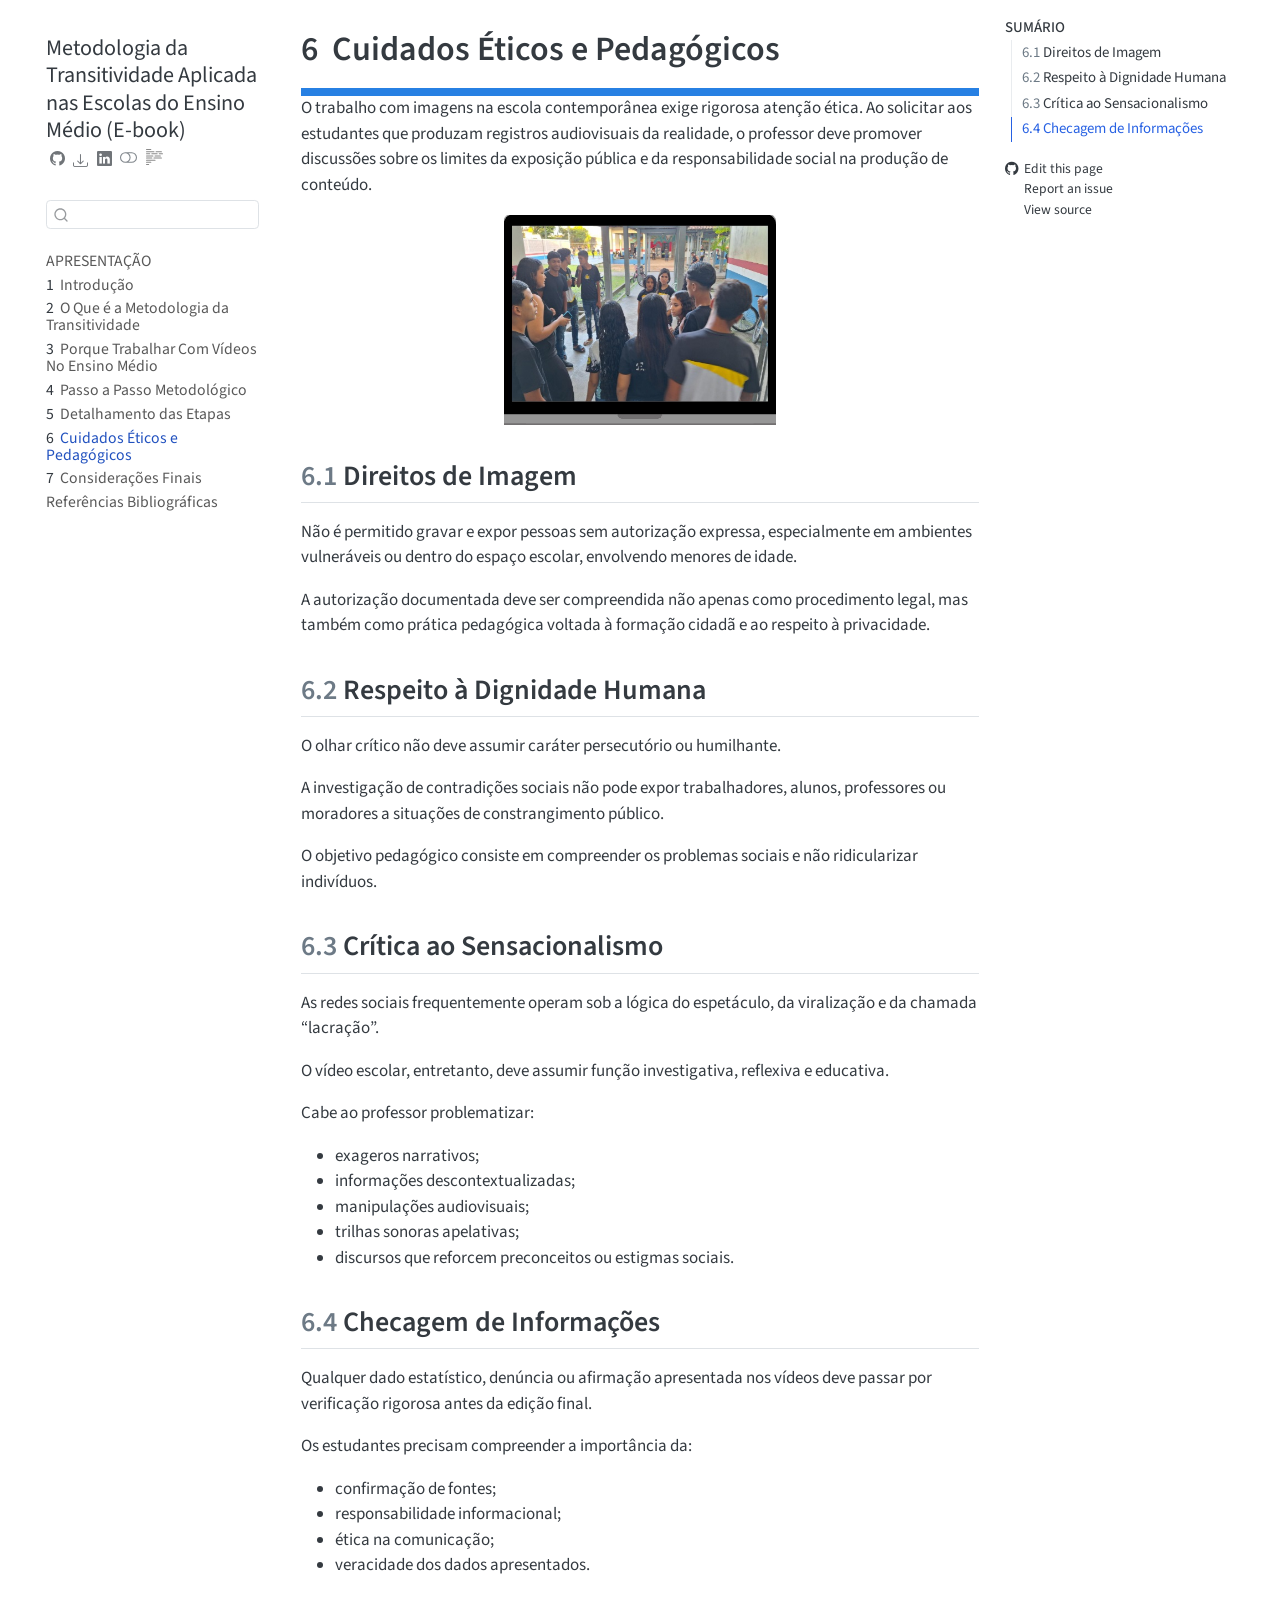
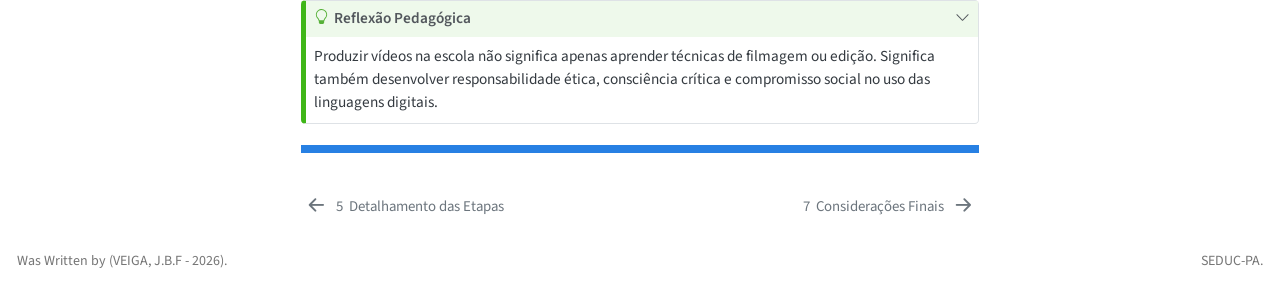
<file: docs/cap5.html>
<!DOCTYPE html>
<html xmlns="http://www.w3.org/1999/xhtml" lang="en" xml:lang="en"><head>

<meta charset="utf-8">
<meta name="generator" content="quarto-1.7.32">

<meta name="viewport" content="width=device-width, initial-scale=1.0, user-scalable=yes">


<title>6&nbsp; Cuidados Éticos e Pedagógicos – Metodologia da Transitividade Aplicada nas Escolas do Ensino Médio (E-book)</title>
<style>
code{white-space: pre-wrap;}
span.smallcaps{font-variant: small-caps;}
div.columns{display: flex; gap: min(4vw, 1.5em);}
div.column{flex: auto; overflow-x: auto;}
div.hanging-indent{margin-left: 1.5em; text-indent: -1.5em;}
ul.task-list{list-style: none;}
ul.task-list li input[type="checkbox"] {
  width: 0.8em;
  margin: 0 0.8em 0.2em -1em; /* quarto-specific, see https://github.com/quarto-dev/quarto-cli/issues/4556 */ 
  vertical-align: middle;
}
</style>


<script src="site_libs/quarto-nav/quarto-nav.js"></script>
<script src="site_libs/quarto-nav/headroom.min.js"></script>
<script src="site_libs/clipboard/clipboard.min.js"></script>
<script src="site_libs/quarto-search/autocomplete.umd.js"></script>
<script src="site_libs/quarto-search/fuse.min.js"></script>
<script src="site_libs/quarto-search/quarto-search.js"></script>
<meta name="quarto:offset" content="./">
<link href="./cap6.html" rel="next">
<link href="./cap4.html" rel="prev">
<link href="./capa1.jpg" rel="icon" type="image/jpeg">
<script src="site_libs/quarto-html/quarto.js" type="module"></script>
<script src="site_libs/quarto-html/tabsets/tabsets.js" type="module"></script>
<script src="site_libs/quarto-html/popper.min.js"></script>
<script src="site_libs/quarto-html/tippy.umd.min.js"></script>
<script src="site_libs/quarto-html/anchor.min.js"></script>
<link href="site_libs/quarto-html/tippy.css" rel="stylesheet">
<link href="site_libs/quarto-html/quarto-syntax-highlighting-37eea08aefeeee20ff55810ff984fec1.css" rel="stylesheet" class="quarto-color-scheme" id="quarto-text-highlighting-styles">
<link href="site_libs/quarto-html/quarto-syntax-highlighting-dark-2fef5ea3f8957b3e4ecc936fc74692ca.css" rel="stylesheet" class="quarto-color-scheme quarto-color-alternate" id="quarto-text-highlighting-styles">
<link href="site_libs/quarto-html/quarto-syntax-highlighting-37eea08aefeeee20ff55810ff984fec1.css" rel="stylesheet" class="quarto-color-scheme-extra" id="quarto-text-highlighting-styles">
<script src="site_libs/bootstrap/bootstrap.min.js"></script>
<link href="site_libs/bootstrap/bootstrap-icons.css" rel="stylesheet">
<link href="site_libs/bootstrap/bootstrap-364982630eef5352dd1537128a8ed5cb.min.css" rel="stylesheet" append-hash="true" class="quarto-color-scheme" id="quarto-bootstrap" data-mode="light">
<link href="site_libs/bootstrap/bootstrap-dark-9ac4c4d7723caba69398381a32a42326.min.css" rel="stylesheet" append-hash="true" class="quarto-color-scheme quarto-color-alternate" id="quarto-bootstrap" data-mode="dark">
<link href="site_libs/bootstrap/bootstrap-364982630eef5352dd1537128a8ed5cb.min.css" rel="stylesheet" append-hash="true" class="quarto-color-scheme-extra" id="quarto-bootstrap" data-mode="light">
<script id="quarto-search-options" type="application/json">{
  "location": "sidebar",
  "copy-button": false,
  "collapse-after": 3,
  "panel-placement": "start",
  "type": "textbox",
  "limit": 50,
  "keyboard-shortcut": [
    "f",
    "/",
    "s"
  ],
  "show-item-context": false,
  "language": {
    "search-no-results-text": "No results",
    "search-matching-documents-text": "matching documents",
    "search-copy-link-title": "Copy link to search",
    "search-hide-matches-text": "Hide additional matches",
    "search-more-match-text": "more match in this document",
    "search-more-matches-text": "more matches in this document",
    "search-clear-button-title": "Clear",
    "search-text-placeholder": "",
    "search-detached-cancel-button-title": "Cancel",
    "search-submit-button-title": "Submit",
    "search-label": "Search"
  }
}</script>


</head>

<body class="nav-sidebar floating quarto-light"><script id="quarto-html-before-body" type="application/javascript">
    const toggleBodyColorMode = (bsSheetEl) => {
      const mode = bsSheetEl.getAttribute("data-mode");
      const bodyEl = window.document.querySelector("body");
      if (mode === "dark") {
        bodyEl.classList.add("quarto-dark");
        bodyEl.classList.remove("quarto-light");
      } else {
        bodyEl.classList.add("quarto-light");
        bodyEl.classList.remove("quarto-dark");
      }
    }
    const toggleBodyColorPrimary = () => {
      const bsSheetEl = window.document.querySelector("link#quarto-bootstrap:not([rel=disabled-stylesheet])");
      if (bsSheetEl) {
        toggleBodyColorMode(bsSheetEl);
      }
    }
    const setColorSchemeToggle = (alternate) => {
      const toggles = window.document.querySelectorAll('.quarto-color-scheme-toggle');
      for (let i=0; i < toggles.length; i++) {
        const toggle = toggles[i];
        if (toggle) {
          if (alternate) {
            toggle.classList.add("alternate");
          } else {
            toggle.classList.remove("alternate");
          }
        }
      }
    };
    const toggleColorMode = (alternate) => {
      // Switch the stylesheets
      const primaryStylesheets = window.document.querySelectorAll('link.quarto-color-scheme:not(.quarto-color-alternate)');
      const alternateStylesheets = window.document.querySelectorAll('link.quarto-color-scheme.quarto-color-alternate');
      manageTransitions('#quarto-margin-sidebar .nav-link', false);
      if (alternate) {
        // note: dark is layered on light, we don't disable primary!
        enableStylesheet(alternateStylesheets);
        for (const sheetNode of alternateStylesheets) {
          if (sheetNode.id === "quarto-bootstrap") {
            toggleBodyColorMode(sheetNode);
          }
        }
      } else {
        disableStylesheet(alternateStylesheets);
        enableStylesheet(primaryStylesheets)
        toggleBodyColorPrimary();
      }
      manageTransitions('#quarto-margin-sidebar .nav-link', true);
      // Switch the toggles
      setColorSchemeToggle(alternate)
      // Hack to workaround the fact that safari doesn't
      // properly recolor the scrollbar when toggling (#1455)
      if (navigator.userAgent.indexOf('Safari') > 0 && navigator.userAgent.indexOf('Chrome') == -1) {
        manageTransitions("body", false);
        window.scrollTo(0, 1);
        setTimeout(() => {
          window.scrollTo(0, 0);
          manageTransitions("body", true);
        }, 40);
      }
    }
    const disableStylesheet = (stylesheets) => {
      for (let i=0; i < stylesheets.length; i++) {
        const stylesheet = stylesheets[i];
        stylesheet.rel = 'disabled-stylesheet';
      }
    }
    const enableStylesheet = (stylesheets) => {
      for (let i=0; i < stylesheets.length; i++) {
        const stylesheet = stylesheets[i];
        if(stylesheet.rel !== 'stylesheet') { // for Chrome, which will still FOUC without this check
          stylesheet.rel = 'stylesheet';
        }
      }
    }
    const manageTransitions = (selector, allowTransitions) => {
      const els = window.document.querySelectorAll(selector);
      for (let i=0; i < els.length; i++) {
        const el = els[i];
        if (allowTransitions) {
          el.classList.remove('notransition');
        } else {
          el.classList.add('notransition');
        }
      }
    }
    const isFileUrl = () => {
      return window.location.protocol === 'file:';
    }
    const hasAlternateSentinel = () => {
      let styleSentinel = getColorSchemeSentinel();
      if (styleSentinel !== null) {
        return styleSentinel === "alternate";
      } else {
        return false;
      }
    }
    const setStyleSentinel = (alternate) => {
      const value = alternate ? "alternate" : "default";
      if (!isFileUrl()) {
        window.localStorage.setItem("quarto-color-scheme", value);
      } else {
        localAlternateSentinel = value;
      }
    }
    const getColorSchemeSentinel = () => {
      if (!isFileUrl()) {
        const storageValue = window.localStorage.getItem("quarto-color-scheme");
        return storageValue != null ? storageValue : localAlternateSentinel;
      } else {
        return localAlternateSentinel;
      }
    }
    const toggleGiscusIfUsed = (isAlternate, darkModeDefault) => {
      const baseTheme = document.querySelector('#giscus-base-theme')?.value ?? 'light';
      const alternateTheme = document.querySelector('#giscus-alt-theme')?.value ?? 'dark';
      let newTheme = '';
      if(authorPrefersDark) {
        newTheme = isAlternate ? baseTheme : alternateTheme;
      } else {
        newTheme = isAlternate ? alternateTheme : baseTheme;
      }
      const changeGiscusTheme = () => {
        // From: https://github.com/giscus/giscus/issues/336
        const sendMessage = (message) => {
          const iframe = document.querySelector('iframe.giscus-frame');
          if (!iframe) return;
          iframe.contentWindow.postMessage({ giscus: message }, 'https://giscus.app');
        }
        sendMessage({
          setConfig: {
            theme: newTheme
          }
        });
      }
      const isGiscussLoaded = window.document.querySelector('iframe.giscus-frame') !== null;
      if (isGiscussLoaded) {
        changeGiscusTheme();
      }
    };
    const authorPrefersDark = false;
    const darkModeDefault = authorPrefersDark;
      document.querySelector('link#quarto-text-highlighting-styles.quarto-color-scheme-extra').rel = 'disabled-stylesheet';
      document.querySelector('link#quarto-bootstrap.quarto-color-scheme-extra').rel = 'disabled-stylesheet';
    let localAlternateSentinel = darkModeDefault ? 'alternate' : 'default';
    // Dark / light mode switch
    window.quartoToggleColorScheme = () => {
      // Read the current dark / light value
      let toAlternate = !hasAlternateSentinel();
      toggleColorMode(toAlternate);
      setStyleSentinel(toAlternate);
      toggleGiscusIfUsed(toAlternate, darkModeDefault);
      window.dispatchEvent(new Event('resize'));
    };
    // Switch to dark mode if need be
    if (hasAlternateSentinel()) {
      toggleColorMode(true);
    } else {
      toggleColorMode(false);
    }
  </script>

<div id="quarto-search-results"></div>
  <header id="quarto-header" class="headroom fixed-top">
  <nav class="quarto-secondary-nav">
    <div class="container-fluid d-flex">
      <button type="button" class="quarto-btn-toggle btn" data-bs-toggle="collapse" role="button" data-bs-target=".quarto-sidebar-collapse-item" aria-controls="quarto-sidebar" aria-expanded="false" aria-label="Toggle sidebar navigation" onclick="if (window.quartoToggleHeadroom) { window.quartoToggleHeadroom(); }">
        <i class="bi bi-layout-text-sidebar-reverse"></i>
      </button>
        <nav class="quarto-page-breadcrumbs" aria-label="breadcrumb"><ol class="breadcrumb"><li class="breadcrumb-item"><a href="./cap5.html"><span class="chapter-number">6</span>&nbsp; <span class="chapter-title">Cuidados Éticos e Pedagógicos</span></a></li></ol></nav>
        <a class="flex-grow-1" role="navigation" data-bs-toggle="collapse" data-bs-target=".quarto-sidebar-collapse-item" aria-controls="quarto-sidebar" aria-expanded="false" aria-label="Toggle sidebar navigation" onclick="if (window.quartoToggleHeadroom) { window.quartoToggleHeadroom(); }">      
        </a>
      <button type="button" class="btn quarto-search-button" aria-label="Search" onclick="window.quartoOpenSearch();">
        <i class="bi bi-search"></i>
      </button>
    </div>
  </nav>
</header>
<!-- content -->
<div id="quarto-content" class="quarto-container page-columns page-rows-contents page-layout-article">
<!-- sidebar -->
  <nav id="quarto-sidebar" class="sidebar collapse collapse-horizontal quarto-sidebar-collapse-item sidebar-navigation floating overflow-auto">
    <div class="pt-lg-2 mt-2 text-left sidebar-header">
    <div class="sidebar-title mb-0 py-0">
      <a href="./">Metodologia da Transitividade Aplicada nas Escolas do Ensino Médio (E-book)</a> 
        <div class="sidebar-tools-main tools-wide">
    <a href="https://github.com/Veiga1972/tree/main/book/" title="Source Code" class="quarto-navigation-tool px-1" aria-label="Source Code"><i class="bi bi-github"></i></a>
    <div class="dropdown">
      <a href="" title="Download" id="quarto-navigation-tool-dropdown-0" class="quarto-navigation-tool dropdown-toggle px-1" data-bs-toggle="dropdown" aria-expanded="false" role="link" aria-label="Download"><i class="bi bi-download"></i></a>
      <ul class="dropdown-menu" aria-labelledby="quarto-navigation-tool-dropdown-0">
          <li>
            <a class="dropdown-item sidebar-tools-main-item" href="./Metodologia-da-Transitividade-Aplicada-nas-Escolas-do-Ensino-Médio--E-book-.pdf">
              <i class="bi bi-file-pdf pe-1"></i>
            Download PDF
            </a>
          </li>
          <li>
            <a class="dropdown-item sidebar-tools-main-item" href="./Metodologia-da-Transitividade-Aplicada-nas-Escolas-do-Ensino-Médio--E-book-.docx">
              <i class="bi bi-file-word pe-1"></i>
            Download Docx
            </a>
          </li>
      </ul>
    </div>
    <a href="https://www.linkedin.com/sharing/share-offsite/?url=|url|" title="LinkedIn" class="quarto-navigation-tool px-1" aria-label="LinkedIn"><i class="bi bi-linkedin"></i></a>
  <a href="" class="quarto-color-scheme-toggle quarto-navigation-tool  px-1" onclick="window.quartoToggleColorScheme(); return false;" title="Toggle dark mode"><i class="bi"></i></a>
  <a href="" class="quarto-reader-toggle quarto-navigation-tool px-1" onclick="window.quartoToggleReader(); return false;" title="Toggle reader mode">
  <div class="quarto-reader-toggle-btn">
  <i class="bi"></i>
  </div>
</a>
</div>
    </div>
      </div>
        <div class="mt-2 flex-shrink-0 align-items-center">
        <div class="sidebar-search">
        <div id="quarto-search" class="" title="Search"></div>
        </div>
        </div>
    <div class="sidebar-menu-container"> 
    <ul class="list-unstyled mt-1">
        <li class="sidebar-item">
  <div class="sidebar-item-container"> 
  <a href="./index.html" class="sidebar-item-text sidebar-link">
 <span class="menu-text">APRESENTAÇÃO</span></a>
  </div>
</li>
        <li class="sidebar-item">
  <div class="sidebar-item-container"> 
  <a href="./intro.html" class="sidebar-item-text sidebar-link">
 <span class="menu-text"><span class="chapter-number">1</span>&nbsp; <span class="chapter-title">Introdução</span></span></a>
  </div>
</li>
        <li class="sidebar-item">
  <div class="sidebar-item-container"> 
  <a href="./cap1.html" class="sidebar-item-text sidebar-link">
 <span class="menu-text"><span class="chapter-number">2</span>&nbsp; <span class="chapter-title">O Que é a Metodologia da Transitividade</span></span></a>
  </div>
</li>
        <li class="sidebar-item">
  <div class="sidebar-item-container"> 
  <a href="./cap2.html" class="sidebar-item-text sidebar-link">
 <span class="menu-text"><span class="chapter-number">3</span>&nbsp; <span class="chapter-title">Porque Trabalhar Com Vídeos No Ensino Médio</span></span></a>
  </div>
</li>
        <li class="sidebar-item">
  <div class="sidebar-item-container"> 
  <a href="./cap3.html" class="sidebar-item-text sidebar-link">
 <span class="menu-text"><span class="chapter-number">4</span>&nbsp; <span class="chapter-title">Passo a Passo Metodológico</span></span></a>
  </div>
</li>
        <li class="sidebar-item">
  <div class="sidebar-item-container"> 
  <a href="./cap4.html" class="sidebar-item-text sidebar-link">
 <span class="menu-text"><span class="chapter-number">5</span>&nbsp; <span class="chapter-title">Detalhamento das Etapas</span></span></a>
  </div>
</li>
        <li class="sidebar-item">
  <div class="sidebar-item-container"> 
  <a href="./cap5.html" class="sidebar-item-text sidebar-link active">
 <span class="menu-text"><span class="chapter-number">6</span>&nbsp; <span class="chapter-title">Cuidados Éticos e Pedagógicos</span></span></a>
  </div>
</li>
        <li class="sidebar-item">
  <div class="sidebar-item-container"> 
  <a href="./cap6.html" class="sidebar-item-text sidebar-link">
 <span class="menu-text"><span class="chapter-number">7</span>&nbsp; <span class="chapter-title">Considerações Finais</span></span></a>
  </div>
</li>
        <li class="sidebar-item">
  <div class="sidebar-item-container"> 
  <a href="./references.html" class="sidebar-item-text sidebar-link">
 <span class="menu-text">Referências Bibliográficas</span></a>
  </div>
</li>
    </ul>
    </div>
</nav>
<div id="quarto-sidebar-glass" class="quarto-sidebar-collapse-item" data-bs-toggle="collapse" data-bs-target=".quarto-sidebar-collapse-item"></div>
<!-- margin-sidebar -->
    <div id="quarto-margin-sidebar" class="sidebar margin-sidebar">
        <nav id="TOC" role="doc-toc" class="toc-active">
    <h2 id="toc-title">SUMÁRIO</h2>
   
  <ul>
  <li><a href="#direitos-de-imagem" id="toc-direitos-de-imagem" class="nav-link active" data-scroll-target="#direitos-de-imagem"><span class="header-section-number">6.1</span> Direitos de Imagem</a></li>
  <li><a href="#respeito-à-dignidade-humana" id="toc-respeito-à-dignidade-humana" class="nav-link" data-scroll-target="#respeito-à-dignidade-humana"><span class="header-section-number">6.2</span> Respeito à Dignidade Humana</a></li>
  <li><a href="#crítica-ao-sensacionalismo" id="toc-crítica-ao-sensacionalismo" class="nav-link" data-scroll-target="#crítica-ao-sensacionalismo"><span class="header-section-number">6.3</span> Crítica ao Sensacionalismo</a></li>
  <li><a href="#checagem-de-informações" id="toc-checagem-de-informações" class="nav-link" data-scroll-target="#checagem-de-informações"><span class="header-section-number">6.4</span> Checagem de Informações</a></li>
  </ul>
<div class="toc-actions"><ul><li><a href="https://github.com/Veiga1972/edit/main/book/cap5.qmd" class="toc-action"><i class="bi bi-github"></i>Edit this page</a></li><li><a href="https://github.com/Veiga1972/issues/new" class="toc-action"><i class="bi empty"></i>Report an issue</a></li><li><a href="https://github.com/Veiga1972/blob/main/book/cap5.qmd" class="toc-action"><i class="bi empty"></i>View source</a></li></ul></div></nav>
    </div>
<!-- main -->
<main class="content" id="quarto-document-content">


<header id="title-block-header" class="quarto-title-block default">
<div class="quarto-title">
<h1 class="title"><span class="chapter-number">6</span>&nbsp; <span class="chapter-title">Cuidados Éticos e Pedagógicos</span></h1>
</div>



<div class="quarto-title-meta">

    
  
    
  </div>
  


</header>


<div class="progress">
<div class="progress-bar" style="width: 100%;">

</div>
</div>
<p>O trabalho com imagens na escola contemporânea exige rigorosa atenção ética. Ao solicitar aos estudantes que produzam registros audiovisuais da realidade, o professor deve promover discussões sobre os limites da exposição pública e da responsabilidade social na produção de conteúdo.</p>
<div class="quarto-figure quarto-figure-center">
<figure class="figure">
<p><img src="fig6.jpg" class="img-fluid quarto-figure quarto-figure-center figure-img" style="width:40.0%"></p>
</figure>
</div>
<section id="direitos-de-imagem" class="level2" data-number="6.1">
<h2 data-number="6.1" class="anchored" data-anchor-id="direitos-de-imagem"><span class="header-section-number">6.1</span> Direitos de Imagem</h2>
<p>Não é permitido gravar e expor pessoas sem autorização expressa, especialmente em ambientes vulneráveis ou dentro do espaço escolar, envolvendo menores de idade.</p>
<p>A autorização documentada deve ser compreendida não apenas como procedimento legal, mas também como prática pedagógica voltada à formação cidadã e ao respeito à privacidade.</p>
</section>
<section id="respeito-à-dignidade-humana" class="level2" data-number="6.2">
<h2 data-number="6.2" class="anchored" data-anchor-id="respeito-à-dignidade-humana"><span class="header-section-number">6.2</span> Respeito à Dignidade Humana</h2>
<p>O olhar crítico não deve assumir caráter persecutório ou humilhante.</p>
<p>A investigação de contradições sociais não pode expor trabalhadores, alunos, professores ou moradores a situações de constrangimento público.</p>
<p>O objetivo pedagógico consiste em compreender os problemas sociais e não ridicularizar indivíduos.</p>
</section>
<section id="crítica-ao-sensacionalismo" class="level2" data-number="6.3">
<h2 data-number="6.3" class="anchored" data-anchor-id="crítica-ao-sensacionalismo"><span class="header-section-number">6.3</span> Crítica ao Sensacionalismo</h2>
<p>As redes sociais frequentemente operam sob a lógica do espetáculo, da viralização e da chamada “lacração”.</p>
<p>O vídeo escolar, entretanto, deve assumir função investigativa, reflexiva e educativa.</p>
<p>Cabe ao professor problematizar:</p>
<ul>
<li>exageros narrativos;</li>
<li>informações descontextualizadas;</li>
<li>manipulações audiovisuais;</li>
<li>trilhas sonoras apelativas;</li>
<li>discursos que reforcem preconceitos ou estigmas sociais.</li>
</ul>
</section>
<section id="checagem-de-informações" class="level2" data-number="6.4">
<h2 data-number="6.4" class="anchored" data-anchor-id="checagem-de-informações"><span class="header-section-number">6.4</span> Checagem de Informações</h2>
<p>Qualquer dado estatístico, denúncia ou afirmação apresentada nos vídeos deve passar por verificação rigorosa antes da edição final.</p>
<p>Os estudantes precisam compreender a importância da:</p>
<ul>
<li>confirmação de fontes;</li>
<li>responsabilidade informacional;</li>
<li>ética na comunicação;</li>
<li>veracidade dos dados apresentados.</li>
</ul>
<div class="callout callout-style-default callout-tip callout-titled">
<div class="callout-header d-flex align-content-center" data-bs-toggle="collapse" data-bs-target=".callout-1-contents" aria-controls="callout-1" aria-expanded="true" aria-label="Toggle callout">
<div class="callout-icon-container">
<i class="callout-icon"></i>
</div>
<div class="callout-title-container flex-fill">
Reflexão Pedagógica
</div>
<div class="callout-btn-toggle d-inline-block border-0 py-1 ps-1 pe-0 float-end"><i class="callout-toggle"></i></div>
</div>
<div id="callout-1" class="callout-1-contents callout-collapse collapse show">
<div class="callout-body-container callout-body">
<p>Produzir vídeos na escola não significa apenas aprender técnicas de filmagem ou edição. Significa também desenvolver responsabilidade ética, consciência crítica e compromisso social no uso das linguagens digitais.</p>
</div>
</div>
</div>
<div class="progress">
<div class="progress-bar" style="width: 100%;">

</div>
</div>


</section>

</main> <!-- /main -->
<script id="quarto-html-after-body" type="application/javascript">
  window.document.addEventListener("DOMContentLoaded", function (event) {
    // Ensure there is a toggle, if there isn't float one in the top right
    if (window.document.querySelector('.quarto-color-scheme-toggle') === null) {
      const a = window.document.createElement('a');
      a.classList.add('top-right');
      a.classList.add('quarto-color-scheme-toggle');
      a.href = "";
      a.onclick = function() { try { window.quartoToggleColorScheme(); } catch {} return false; };
      const i = window.document.createElement("i");
      i.classList.add('bi');
      a.appendChild(i);
      window.document.body.appendChild(a);
    }
    setColorSchemeToggle(hasAlternateSentinel())
    const icon = "";
    const anchorJS = new window.AnchorJS();
    anchorJS.options = {
      placement: 'right',
      icon: icon
    };
    anchorJS.add('.anchored');
    const isCodeAnnotation = (el) => {
      for (const clz of el.classList) {
        if (clz.startsWith('code-annotation-')) {                     
          return true;
        }
      }
      return false;
    }
    const onCopySuccess = function(e) {
      // button target
      const button = e.trigger;
      // don't keep focus
      button.blur();
      // flash "checked"
      button.classList.add('code-copy-button-checked');
      var currentTitle = button.getAttribute("title");
      button.setAttribute("title", "Copied!");
      let tooltip;
      if (window.bootstrap) {
        button.setAttribute("data-bs-toggle", "tooltip");
        button.setAttribute("data-bs-placement", "left");
        button.setAttribute("data-bs-title", "Copied!");
        tooltip = new bootstrap.Tooltip(button, 
          { trigger: "manual", 
            customClass: "code-copy-button-tooltip",
            offset: [0, -8]});
        tooltip.show();    
      }
      setTimeout(function() {
        if (tooltip) {
          tooltip.hide();
          button.removeAttribute("data-bs-title");
          button.removeAttribute("data-bs-toggle");
          button.removeAttribute("data-bs-placement");
        }
        button.setAttribute("title", currentTitle);
        button.classList.remove('code-copy-button-checked');
      }, 1000);
      // clear code selection
      e.clearSelection();
    }
    const getTextToCopy = function(trigger) {
        const codeEl = trigger.previousElementSibling.cloneNode(true);
        for (const childEl of codeEl.children) {
          if (isCodeAnnotation(childEl)) {
            childEl.remove();
          }
        }
        return codeEl.innerText;
    }
    const clipboard = new window.ClipboardJS('.code-copy-button:not([data-in-quarto-modal])', {
      text: getTextToCopy
    });
    clipboard.on('success', onCopySuccess);
    if (window.document.getElementById('quarto-embedded-source-code-modal')) {
      const clipboardModal = new window.ClipboardJS('.code-copy-button[data-in-quarto-modal]', {
        text: getTextToCopy,
        container: window.document.getElementById('quarto-embedded-source-code-modal')
      });
      clipboardModal.on('success', onCopySuccess);
    }
      var localhostRegex = new RegExp(/^(?:http|https):\/\/localhost\:?[0-9]*\//);
      var mailtoRegex = new RegExp(/^mailto:/);
        var filterRegex = new RegExp('/' + window.location.host + '/');
      var isInternal = (href) => {
          return filterRegex.test(href) || localhostRegex.test(href) || mailtoRegex.test(href);
      }
      // Inspect non-navigation links and adorn them if external
     var links = window.document.querySelectorAll('a[href]:not(.nav-link):not(.navbar-brand):not(.toc-action):not(.sidebar-link):not(.sidebar-item-toggle):not(.pagination-link):not(.no-external):not([aria-hidden]):not(.dropdown-item):not(.quarto-navigation-tool):not(.about-link)');
      for (var i=0; i<links.length; i++) {
        const link = links[i];
        if (!isInternal(link.href)) {
          // undo the damage that might have been done by quarto-nav.js in the case of
          // links that we want to consider external
          if (link.dataset.originalHref !== undefined) {
            link.href = link.dataset.originalHref;
          }
        }
      }
    function tippyHover(el, contentFn, onTriggerFn, onUntriggerFn) {
      const config = {
        allowHTML: true,
        maxWidth: 500,
        delay: 100,
        arrow: false,
        appendTo: function(el) {
            return el.parentElement;
        },
        interactive: true,
        interactiveBorder: 10,
        theme: 'quarto',
        placement: 'bottom-start',
      };
      if (contentFn) {
        config.content = contentFn;
      }
      if (onTriggerFn) {
        config.onTrigger = onTriggerFn;
      }
      if (onUntriggerFn) {
        config.onUntrigger = onUntriggerFn;
      }
      window.tippy(el, config); 
    }
    const noterefs = window.document.querySelectorAll('a[role="doc-noteref"]');
    for (var i=0; i<noterefs.length; i++) {
      const ref = noterefs[i];
      tippyHover(ref, function() {
        // use id or data attribute instead here
        let href = ref.getAttribute('data-footnote-href') || ref.getAttribute('href');
        try { href = new URL(href).hash; } catch {}
        const id = href.replace(/^#\/?/, "");
        const note = window.document.getElementById(id);
        if (note) {
          return note.innerHTML;
        } else {
          return "";
        }
      });
    }
    const xrefs = window.document.querySelectorAll('a.quarto-xref');
    const processXRef = (id, note) => {
      // Strip column container classes
      const stripColumnClz = (el) => {
        el.classList.remove("page-full", "page-columns");
        if (el.children) {
          for (const child of el.children) {
            stripColumnClz(child);
          }
        }
      }
      stripColumnClz(note)
      if (id === null || id.startsWith('sec-')) {
        // Special case sections, only their first couple elements
        const container = document.createElement("div");
        if (note.children && note.children.length > 2) {
          container.appendChild(note.children[0].cloneNode(true));
          for (let i = 1; i < note.children.length; i++) {
            const child = note.children[i];
            if (child.tagName === "P" && child.innerText === "") {
              continue;
            } else {
              container.appendChild(child.cloneNode(true));
              break;
            }
          }
          if (window.Quarto?.typesetMath) {
            window.Quarto.typesetMath(container);
          }
          return container.innerHTML
        } else {
          if (window.Quarto?.typesetMath) {
            window.Quarto.typesetMath(note);
          }
          return note.innerHTML;
        }
      } else {
        // Remove any anchor links if they are present
        const anchorLink = note.querySelector('a.anchorjs-link');
        if (anchorLink) {
          anchorLink.remove();
        }
        if (window.Quarto?.typesetMath) {
          window.Quarto.typesetMath(note);
        }
        if (note.classList.contains("callout")) {
          return note.outerHTML;
        } else {
          return note.innerHTML;
        }
      }
    }
    for (var i=0; i<xrefs.length; i++) {
      const xref = xrefs[i];
      tippyHover(xref, undefined, function(instance) {
        instance.disable();
        let url = xref.getAttribute('href');
        let hash = undefined; 
        if (url.startsWith('#')) {
          hash = url;
        } else {
          try { hash = new URL(url).hash; } catch {}
        }
        if (hash) {
          const id = hash.replace(/^#\/?/, "");
          const note = window.document.getElementById(id);
          if (note !== null) {
            try {
              const html = processXRef(id, note.cloneNode(true));
              instance.setContent(html);
            } finally {
              instance.enable();
              instance.show();
            }
          } else {
            // See if we can fetch this
            fetch(url.split('#')[0])
            .then(res => res.text())
            .then(html => {
              const parser = new DOMParser();
              const htmlDoc = parser.parseFromString(html, "text/html");
              const note = htmlDoc.getElementById(id);
              if (note !== null) {
                const html = processXRef(id, note);
                instance.setContent(html);
              } 
            }).finally(() => {
              instance.enable();
              instance.show();
            });
          }
        } else {
          // See if we can fetch a full url (with no hash to target)
          // This is a special case and we should probably do some content thinning / targeting
          fetch(url)
          .then(res => res.text())
          .then(html => {
            const parser = new DOMParser();
            const htmlDoc = parser.parseFromString(html, "text/html");
            const note = htmlDoc.querySelector('main.content');
            if (note !== null) {
              // This should only happen for chapter cross references
              // (since there is no id in the URL)
              // remove the first header
              if (note.children.length > 0 && note.children[0].tagName === "HEADER") {
                note.children[0].remove();
              }
              const html = processXRef(null, note);
              instance.setContent(html);
            } 
          }).finally(() => {
            instance.enable();
            instance.show();
          });
        }
      }, function(instance) {
      });
    }
        let selectedAnnoteEl;
        const selectorForAnnotation = ( cell, annotation) => {
          let cellAttr = 'data-code-cell="' + cell + '"';
          let lineAttr = 'data-code-annotation="' +  annotation + '"';
          const selector = 'span[' + cellAttr + '][' + lineAttr + ']';
          return selector;
        }
        const selectCodeLines = (annoteEl) => {
          const doc = window.document;
          const targetCell = annoteEl.getAttribute("data-target-cell");
          const targetAnnotation = annoteEl.getAttribute("data-target-annotation");
          const annoteSpan = window.document.querySelector(selectorForAnnotation(targetCell, targetAnnotation));
          const lines = annoteSpan.getAttribute("data-code-lines").split(",");
          const lineIds = lines.map((line) => {
            return targetCell + "-" + line;
          })
          let top = null;
          let height = null;
          let parent = null;
          if (lineIds.length > 0) {
              //compute the position of the single el (top and bottom and make a div)
              const el = window.document.getElementById(lineIds[0]);
              top = el.offsetTop;
              height = el.offsetHeight;
              parent = el.parentElement.parentElement;
            if (lineIds.length > 1) {
              const lastEl = window.document.getElementById(lineIds[lineIds.length - 1]);
              const bottom = lastEl.offsetTop + lastEl.offsetHeight;
              height = bottom - top;
            }
            if (top !== null && height !== null && parent !== null) {
              // cook up a div (if necessary) and position it 
              let div = window.document.getElementById("code-annotation-line-highlight");
              if (div === null) {
                div = window.document.createElement("div");
                div.setAttribute("id", "code-annotation-line-highlight");
                div.style.position = 'absolute';
                parent.appendChild(div);
              }
              div.style.top = top - 2 + "px";
              div.style.height = height + 4 + "px";
              div.style.left = 0;
              let gutterDiv = window.document.getElementById("code-annotation-line-highlight-gutter");
              if (gutterDiv === null) {
                gutterDiv = window.document.createElement("div");
                gutterDiv.setAttribute("id", "code-annotation-line-highlight-gutter");
                gutterDiv.style.position = 'absolute';
                const codeCell = window.document.getElementById(targetCell);
                const gutter = codeCell.querySelector('.code-annotation-gutter');
                gutter.appendChild(gutterDiv);
              }
              gutterDiv.style.top = top - 2 + "px";
              gutterDiv.style.height = height + 4 + "px";
            }
            selectedAnnoteEl = annoteEl;
          }
        };
        const unselectCodeLines = () => {
          const elementsIds = ["code-annotation-line-highlight", "code-annotation-line-highlight-gutter"];
          elementsIds.forEach((elId) => {
            const div = window.document.getElementById(elId);
            if (div) {
              div.remove();
            }
          });
          selectedAnnoteEl = undefined;
        };
          // Handle positioning of the toggle
      window.addEventListener(
        "resize",
        throttle(() => {
          elRect = undefined;
          if (selectedAnnoteEl) {
            selectCodeLines(selectedAnnoteEl);
          }
        }, 10)
      );
      function throttle(fn, ms) {
      let throttle = false;
      let timer;
        return (...args) => {
          if(!throttle) { // first call gets through
              fn.apply(this, args);
              throttle = true;
          } else { // all the others get throttled
              if(timer) clearTimeout(timer); // cancel #2
              timer = setTimeout(() => {
                fn.apply(this, args);
                timer = throttle = false;
              }, ms);
          }
        };
      }
        // Attach click handler to the DT
        const annoteDls = window.document.querySelectorAll('dt[data-target-cell]');
        for (const annoteDlNode of annoteDls) {
          annoteDlNode.addEventListener('click', (event) => {
            const clickedEl = event.target;
            if (clickedEl !== selectedAnnoteEl) {
              unselectCodeLines();
              const activeEl = window.document.querySelector('dt[data-target-cell].code-annotation-active');
              if (activeEl) {
                activeEl.classList.remove('code-annotation-active');
              }
              selectCodeLines(clickedEl);
              clickedEl.classList.add('code-annotation-active');
            } else {
              // Unselect the line
              unselectCodeLines();
              clickedEl.classList.remove('code-annotation-active');
            }
          });
        }
    const findCites = (el) => {
      const parentEl = el.parentElement;
      if (parentEl) {
        const cites = parentEl.dataset.cites;
        if (cites) {
          return {
            el,
            cites: cites.split(' ')
          };
        } else {
          return findCites(el.parentElement)
        }
      } else {
        return undefined;
      }
    };
    var bibliorefs = window.document.querySelectorAll('a[role="doc-biblioref"]');
    for (var i=0; i<bibliorefs.length; i++) {
      const ref = bibliorefs[i];
      const citeInfo = findCites(ref);
      if (citeInfo) {
        tippyHover(citeInfo.el, function() {
          var popup = window.document.createElement('div');
          citeInfo.cites.forEach(function(cite) {
            var citeDiv = window.document.createElement('div');
            citeDiv.classList.add('hanging-indent');
            citeDiv.classList.add('csl-entry');
            var biblioDiv = window.document.getElementById('ref-' + cite);
            if (biblioDiv) {
              citeDiv.innerHTML = biblioDiv.innerHTML;
            }
            popup.appendChild(citeDiv);
          });
          return popup.innerHTML;
        });
      }
    }
  });
  </script>
<nav class="page-navigation">
  <div class="nav-page nav-page-previous">
      <a href="./cap4.html" class="pagination-link" aria-label="Detalhamento das Etapas">
        <i class="bi bi-arrow-left-short"></i> <span class="nav-page-text"><span class="chapter-number">5</span>&nbsp; <span class="chapter-title">Detalhamento das Etapas</span></span>
      </a>          
  </div>
  <div class="nav-page nav-page-next">
      <a href="./cap6.html" class="pagination-link" aria-label="Considerações Finais">
        <span class="nav-page-text"><span class="chapter-number">7</span>&nbsp; <span class="chapter-title">Considerações Finais</span></span> <i class="bi bi-arrow-right-short"></i>
      </a>
  </div>
</nav>
</div> <!-- /content -->
<footer class="footer">
  <div class="nav-footer">
    <div class="nav-footer-left">
<p>Was Written by (VEIGA, J.B.F - 2026).</p>
</div>   
    <div class="nav-footer-center">
      &nbsp;
    <div class="toc-actions d-sm-block d-md-none"><ul><li><a href="https://github.com/Veiga1972/edit/main/book/cap5.qmd" class="toc-action"><i class="bi bi-github"></i>Edit this page</a></li><li><a href="https://github.com/Veiga1972/issues/new" class="toc-action"><i class="bi empty"></i>Report an issue</a></li><li><a href="https://github.com/Veiga1972/blob/main/book/cap5.qmd" class="toc-action"><i class="bi empty"></i>View source</a></li></ul></div></div>
    <div class="nav-footer-right">
<p>SEDUC-PA.</p>
</div>
  </div>
</footer>




</body></html>
</file>
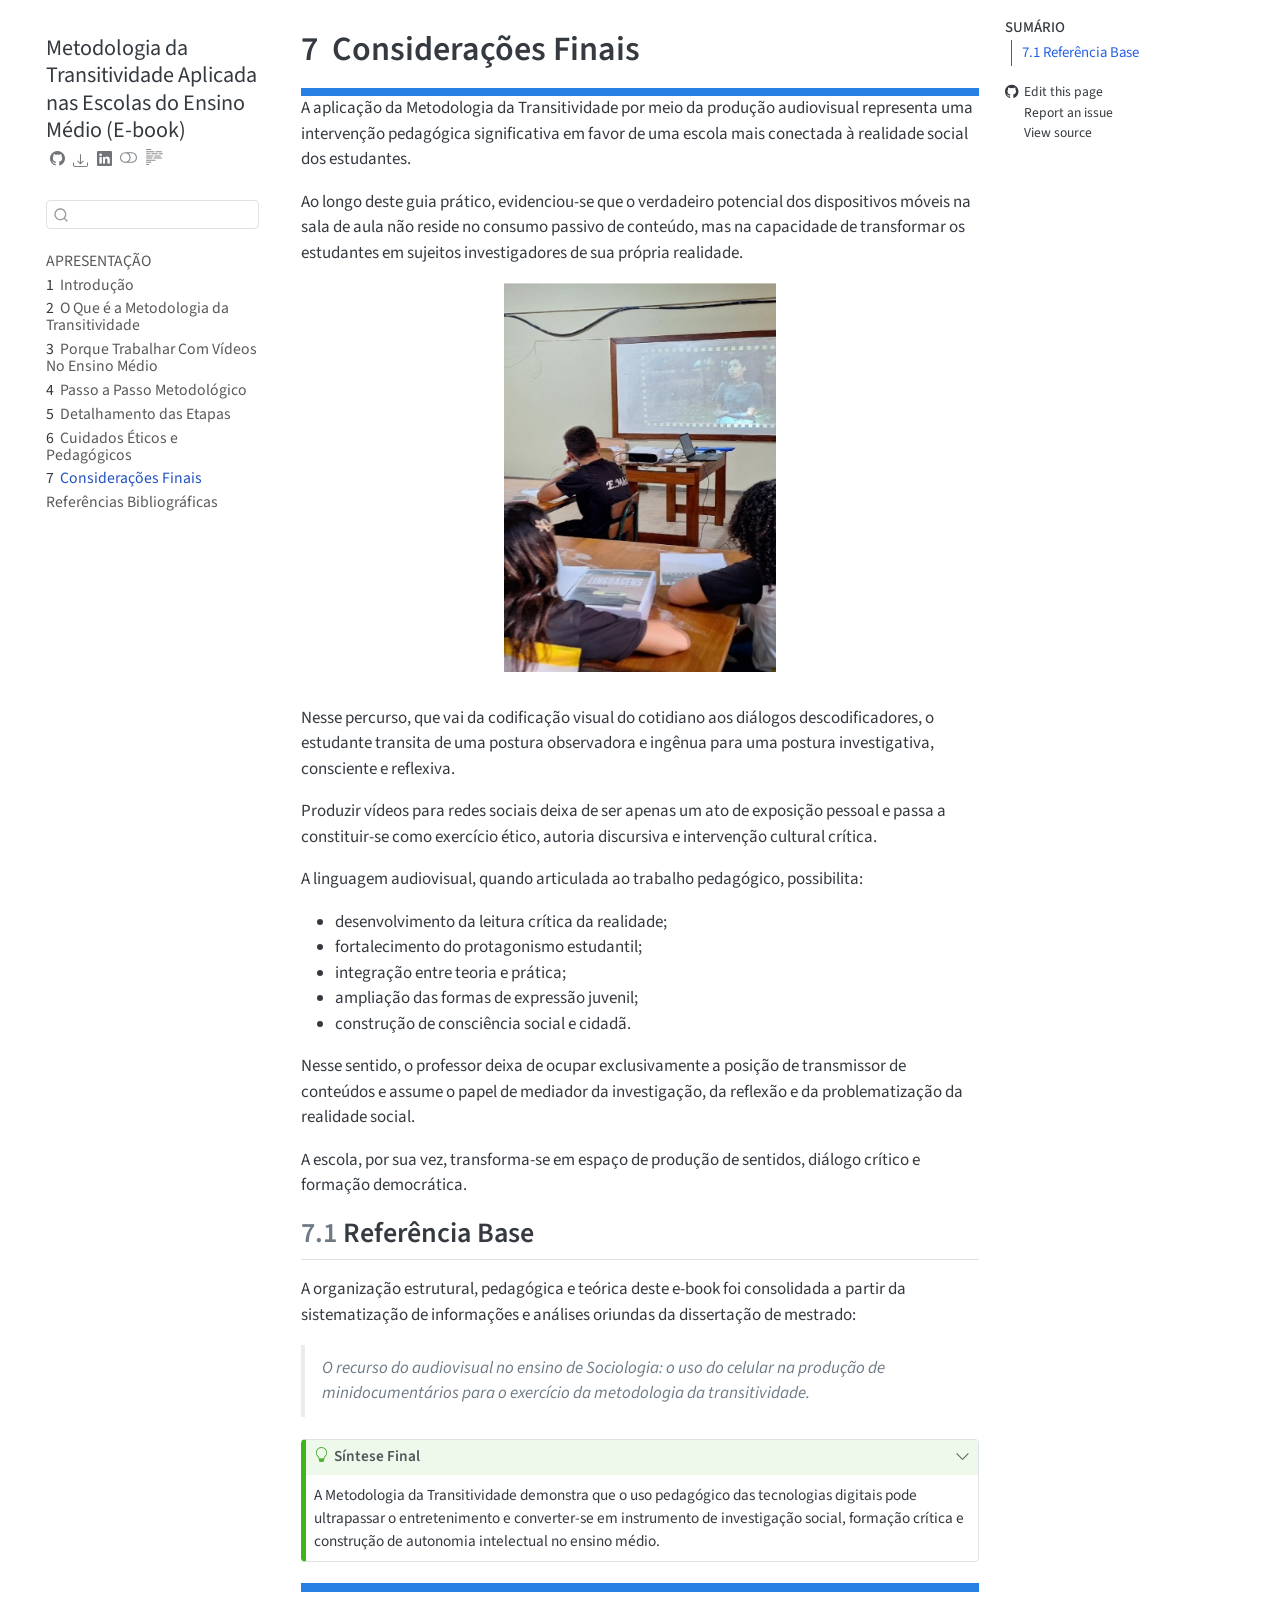
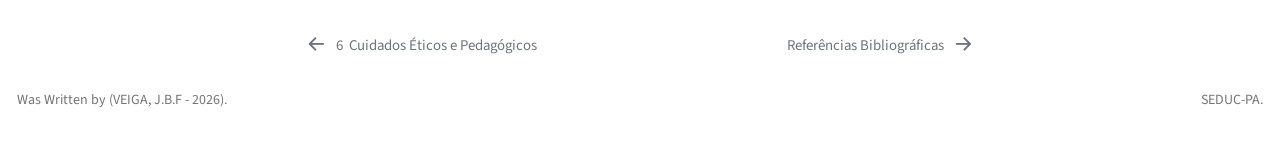
<file: docs/cap6.html>
<!DOCTYPE html>
<html xmlns="http://www.w3.org/1999/xhtml" lang="en" xml:lang="en"><head>

<meta charset="utf-8">
<meta name="generator" content="quarto-1.7.32">

<meta name="viewport" content="width=device-width, initial-scale=1.0, user-scalable=yes">


<title>7&nbsp; Considerações Finais – Metodologia da Transitividade Aplicada nas Escolas do Ensino Médio (E-book)</title>
<style>
code{white-space: pre-wrap;}
span.smallcaps{font-variant: small-caps;}
div.columns{display: flex; gap: min(4vw, 1.5em);}
div.column{flex: auto; overflow-x: auto;}
div.hanging-indent{margin-left: 1.5em; text-indent: -1.5em;}
ul.task-list{list-style: none;}
ul.task-list li input[type="checkbox"] {
  width: 0.8em;
  margin: 0 0.8em 0.2em -1em; /* quarto-specific, see https://github.com/quarto-dev/quarto-cli/issues/4556 */ 
  vertical-align: middle;
}
</style>


<script src="site_libs/quarto-nav/quarto-nav.js"></script>
<script src="site_libs/quarto-nav/headroom.min.js"></script>
<script src="site_libs/clipboard/clipboard.min.js"></script>
<script src="site_libs/quarto-search/autocomplete.umd.js"></script>
<script src="site_libs/quarto-search/fuse.min.js"></script>
<script src="site_libs/quarto-search/quarto-search.js"></script>
<meta name="quarto:offset" content="./">
<link href="./references.html" rel="next">
<link href="./cap5.html" rel="prev">
<link href="./capa1.jpg" rel="icon" type="image/jpeg">
<script src="site_libs/quarto-html/quarto.js" type="module"></script>
<script src="site_libs/quarto-html/tabsets/tabsets.js" type="module"></script>
<script src="site_libs/quarto-html/popper.min.js"></script>
<script src="site_libs/quarto-html/tippy.umd.min.js"></script>
<script src="site_libs/quarto-html/anchor.min.js"></script>
<link href="site_libs/quarto-html/tippy.css" rel="stylesheet">
<link href="site_libs/quarto-html/quarto-syntax-highlighting-37eea08aefeeee20ff55810ff984fec1.css" rel="stylesheet" class="quarto-color-scheme" id="quarto-text-highlighting-styles">
<link href="site_libs/quarto-html/quarto-syntax-highlighting-dark-2fef5ea3f8957b3e4ecc936fc74692ca.css" rel="stylesheet" class="quarto-color-scheme quarto-color-alternate" id="quarto-text-highlighting-styles">
<link href="site_libs/quarto-html/quarto-syntax-highlighting-37eea08aefeeee20ff55810ff984fec1.css" rel="stylesheet" class="quarto-color-scheme-extra" id="quarto-text-highlighting-styles">
<script src="site_libs/bootstrap/bootstrap.min.js"></script>
<link href="site_libs/bootstrap/bootstrap-icons.css" rel="stylesheet">
<link href="site_libs/bootstrap/bootstrap-364982630eef5352dd1537128a8ed5cb.min.css" rel="stylesheet" append-hash="true" class="quarto-color-scheme" id="quarto-bootstrap" data-mode="light">
<link href="site_libs/bootstrap/bootstrap-dark-9ac4c4d7723caba69398381a32a42326.min.css" rel="stylesheet" append-hash="true" class="quarto-color-scheme quarto-color-alternate" id="quarto-bootstrap" data-mode="dark">
<link href="site_libs/bootstrap/bootstrap-364982630eef5352dd1537128a8ed5cb.min.css" rel="stylesheet" append-hash="true" class="quarto-color-scheme-extra" id="quarto-bootstrap" data-mode="light">
<script id="quarto-search-options" type="application/json">{
  "location": "sidebar",
  "copy-button": false,
  "collapse-after": 3,
  "panel-placement": "start",
  "type": "textbox",
  "limit": 50,
  "keyboard-shortcut": [
    "f",
    "/",
    "s"
  ],
  "show-item-context": false,
  "language": {
    "search-no-results-text": "No results",
    "search-matching-documents-text": "matching documents",
    "search-copy-link-title": "Copy link to search",
    "search-hide-matches-text": "Hide additional matches",
    "search-more-match-text": "more match in this document",
    "search-more-matches-text": "more matches in this document",
    "search-clear-button-title": "Clear",
    "search-text-placeholder": "",
    "search-detached-cancel-button-title": "Cancel",
    "search-submit-button-title": "Submit",
    "search-label": "Search"
  }
}</script>


</head>

<body class="nav-sidebar floating quarto-light"><script id="quarto-html-before-body" type="application/javascript">
    const toggleBodyColorMode = (bsSheetEl) => {
      const mode = bsSheetEl.getAttribute("data-mode");
      const bodyEl = window.document.querySelector("body");
      if (mode === "dark") {
        bodyEl.classList.add("quarto-dark");
        bodyEl.classList.remove("quarto-light");
      } else {
        bodyEl.classList.add("quarto-light");
        bodyEl.classList.remove("quarto-dark");
      }
    }
    const toggleBodyColorPrimary = () => {
      const bsSheetEl = window.document.querySelector("link#quarto-bootstrap:not([rel=disabled-stylesheet])");
      if (bsSheetEl) {
        toggleBodyColorMode(bsSheetEl);
      }
    }
    const setColorSchemeToggle = (alternate) => {
      const toggles = window.document.querySelectorAll('.quarto-color-scheme-toggle');
      for (let i=0; i < toggles.length; i++) {
        const toggle = toggles[i];
        if (toggle) {
          if (alternate) {
            toggle.classList.add("alternate");
          } else {
            toggle.classList.remove("alternate");
          }
        }
      }
    };
    const toggleColorMode = (alternate) => {
      // Switch the stylesheets
      const primaryStylesheets = window.document.querySelectorAll('link.quarto-color-scheme:not(.quarto-color-alternate)');
      const alternateStylesheets = window.document.querySelectorAll('link.quarto-color-scheme.quarto-color-alternate');
      manageTransitions('#quarto-margin-sidebar .nav-link', false);
      if (alternate) {
        // note: dark is layered on light, we don't disable primary!
        enableStylesheet(alternateStylesheets);
        for (const sheetNode of alternateStylesheets) {
          if (sheetNode.id === "quarto-bootstrap") {
            toggleBodyColorMode(sheetNode);
          }
        }
      } else {
        disableStylesheet(alternateStylesheets);
        enableStylesheet(primaryStylesheets)
        toggleBodyColorPrimary();
      }
      manageTransitions('#quarto-margin-sidebar .nav-link', true);
      // Switch the toggles
      setColorSchemeToggle(alternate)
      // Hack to workaround the fact that safari doesn't
      // properly recolor the scrollbar when toggling (#1455)
      if (navigator.userAgent.indexOf('Safari') > 0 && navigator.userAgent.indexOf('Chrome') == -1) {
        manageTransitions("body", false);
        window.scrollTo(0, 1);
        setTimeout(() => {
          window.scrollTo(0, 0);
          manageTransitions("body", true);
        }, 40);
      }
    }
    const disableStylesheet = (stylesheets) => {
      for (let i=0; i < stylesheets.length; i++) {
        const stylesheet = stylesheets[i];
        stylesheet.rel = 'disabled-stylesheet';
      }
    }
    const enableStylesheet = (stylesheets) => {
      for (let i=0; i < stylesheets.length; i++) {
        const stylesheet = stylesheets[i];
        if(stylesheet.rel !== 'stylesheet') { // for Chrome, which will still FOUC without this check
          stylesheet.rel = 'stylesheet';
        }
      }
    }
    const manageTransitions = (selector, allowTransitions) => {
      const els = window.document.querySelectorAll(selector);
      for (let i=0; i < els.length; i++) {
        const el = els[i];
        if (allowTransitions) {
          el.classList.remove('notransition');
        } else {
          el.classList.add('notransition');
        }
      }
    }
    const isFileUrl = () => {
      return window.location.protocol === 'file:';
    }
    const hasAlternateSentinel = () => {
      let styleSentinel = getColorSchemeSentinel();
      if (styleSentinel !== null) {
        return styleSentinel === "alternate";
      } else {
        return false;
      }
    }
    const setStyleSentinel = (alternate) => {
      const value = alternate ? "alternate" : "default";
      if (!isFileUrl()) {
        window.localStorage.setItem("quarto-color-scheme", value);
      } else {
        localAlternateSentinel = value;
      }
    }
    const getColorSchemeSentinel = () => {
      if (!isFileUrl()) {
        const storageValue = window.localStorage.getItem("quarto-color-scheme");
        return storageValue != null ? storageValue : localAlternateSentinel;
      } else {
        return localAlternateSentinel;
      }
    }
    const toggleGiscusIfUsed = (isAlternate, darkModeDefault) => {
      const baseTheme = document.querySelector('#giscus-base-theme')?.value ?? 'light';
      const alternateTheme = document.querySelector('#giscus-alt-theme')?.value ?? 'dark';
      let newTheme = '';
      if(authorPrefersDark) {
        newTheme = isAlternate ? baseTheme : alternateTheme;
      } else {
        newTheme = isAlternate ? alternateTheme : baseTheme;
      }
      const changeGiscusTheme = () => {
        // From: https://github.com/giscus/giscus/issues/336
        const sendMessage = (message) => {
          const iframe = document.querySelector('iframe.giscus-frame');
          if (!iframe) return;
          iframe.contentWindow.postMessage({ giscus: message }, 'https://giscus.app');
        }
        sendMessage({
          setConfig: {
            theme: newTheme
          }
        });
      }
      const isGiscussLoaded = window.document.querySelector('iframe.giscus-frame') !== null;
      if (isGiscussLoaded) {
        changeGiscusTheme();
      }
    };
    const authorPrefersDark = false;
    const darkModeDefault = authorPrefersDark;
      document.querySelector('link#quarto-text-highlighting-styles.quarto-color-scheme-extra').rel = 'disabled-stylesheet';
      document.querySelector('link#quarto-bootstrap.quarto-color-scheme-extra').rel = 'disabled-stylesheet';
    let localAlternateSentinel = darkModeDefault ? 'alternate' : 'default';
    // Dark / light mode switch
    window.quartoToggleColorScheme = () => {
      // Read the current dark / light value
      let toAlternate = !hasAlternateSentinel();
      toggleColorMode(toAlternate);
      setStyleSentinel(toAlternate);
      toggleGiscusIfUsed(toAlternate, darkModeDefault);
      window.dispatchEvent(new Event('resize'));
    };
    // Switch to dark mode if need be
    if (hasAlternateSentinel()) {
      toggleColorMode(true);
    } else {
      toggleColorMode(false);
    }
  </script>

<div id="quarto-search-results"></div>
  <header id="quarto-header" class="headroom fixed-top">
  <nav class="quarto-secondary-nav">
    <div class="container-fluid d-flex">
      <button type="button" class="quarto-btn-toggle btn" data-bs-toggle="collapse" role="button" data-bs-target=".quarto-sidebar-collapse-item" aria-controls="quarto-sidebar" aria-expanded="false" aria-label="Toggle sidebar navigation" onclick="if (window.quartoToggleHeadroom) { window.quartoToggleHeadroom(); }">
        <i class="bi bi-layout-text-sidebar-reverse"></i>
      </button>
        <nav class="quarto-page-breadcrumbs" aria-label="breadcrumb"><ol class="breadcrumb"><li class="breadcrumb-item"><a href="./cap6.html"><span class="chapter-number">7</span>&nbsp; <span class="chapter-title">Considerações Finais</span></a></li></ol></nav>
        <a class="flex-grow-1" role="navigation" data-bs-toggle="collapse" data-bs-target=".quarto-sidebar-collapse-item" aria-controls="quarto-sidebar" aria-expanded="false" aria-label="Toggle sidebar navigation" onclick="if (window.quartoToggleHeadroom) { window.quartoToggleHeadroom(); }">      
        </a>
      <button type="button" class="btn quarto-search-button" aria-label="Search" onclick="window.quartoOpenSearch();">
        <i class="bi bi-search"></i>
      </button>
    </div>
  </nav>
</header>
<!-- content -->
<div id="quarto-content" class="quarto-container page-columns page-rows-contents page-layout-article">
<!-- sidebar -->
  <nav id="quarto-sidebar" class="sidebar collapse collapse-horizontal quarto-sidebar-collapse-item sidebar-navigation floating overflow-auto">
    <div class="pt-lg-2 mt-2 text-left sidebar-header">
    <div class="sidebar-title mb-0 py-0">
      <a href="./">Metodologia da Transitividade Aplicada nas Escolas do Ensino Médio (E-book)</a> 
        <div class="sidebar-tools-main tools-wide">
    <a href="https://github.com/Veiga1972/tree/main/book/" title="Source Code" class="quarto-navigation-tool px-1" aria-label="Source Code"><i class="bi bi-github"></i></a>
    <div class="dropdown">
      <a href="" title="Download" id="quarto-navigation-tool-dropdown-0" class="quarto-navigation-tool dropdown-toggle px-1" data-bs-toggle="dropdown" aria-expanded="false" role="link" aria-label="Download"><i class="bi bi-download"></i></a>
      <ul class="dropdown-menu" aria-labelledby="quarto-navigation-tool-dropdown-0">
          <li>
            <a class="dropdown-item sidebar-tools-main-item" href="./Metodologia-da-Transitividade-Aplicada-nas-Escolas-do-Ensino-Médio--E-book-.pdf">
              <i class="bi bi-file-pdf pe-1"></i>
            Download PDF
            </a>
          </li>
          <li>
            <a class="dropdown-item sidebar-tools-main-item" href="./Metodologia-da-Transitividade-Aplicada-nas-Escolas-do-Ensino-Médio--E-book-.docx">
              <i class="bi bi-file-word pe-1"></i>
            Download Docx
            </a>
          </li>
      </ul>
    </div>
    <a href="https://www.linkedin.com/sharing/share-offsite/?url=|url|" title="LinkedIn" class="quarto-navigation-tool px-1" aria-label="LinkedIn"><i class="bi bi-linkedin"></i></a>
  <a href="" class="quarto-color-scheme-toggle quarto-navigation-tool  px-1" onclick="window.quartoToggleColorScheme(); return false;" title="Toggle dark mode"><i class="bi"></i></a>
  <a href="" class="quarto-reader-toggle quarto-navigation-tool px-1" onclick="window.quartoToggleReader(); return false;" title="Toggle reader mode">
  <div class="quarto-reader-toggle-btn">
  <i class="bi"></i>
  </div>
</a>
</div>
    </div>
      </div>
        <div class="mt-2 flex-shrink-0 align-items-center">
        <div class="sidebar-search">
        <div id="quarto-search" class="" title="Search"></div>
        </div>
        </div>
    <div class="sidebar-menu-container"> 
    <ul class="list-unstyled mt-1">
        <li class="sidebar-item">
  <div class="sidebar-item-container"> 
  <a href="./index.html" class="sidebar-item-text sidebar-link">
 <span class="menu-text">APRESENTAÇÃO</span></a>
  </div>
</li>
        <li class="sidebar-item">
  <div class="sidebar-item-container"> 
  <a href="./intro.html" class="sidebar-item-text sidebar-link">
 <span class="menu-text"><span class="chapter-number">1</span>&nbsp; <span class="chapter-title">Introdução</span></span></a>
  </div>
</li>
        <li class="sidebar-item">
  <div class="sidebar-item-container"> 
  <a href="./cap1.html" class="sidebar-item-text sidebar-link">
 <span class="menu-text"><span class="chapter-number">2</span>&nbsp; <span class="chapter-title">O Que é a Metodologia da Transitividade</span></span></a>
  </div>
</li>
        <li class="sidebar-item">
  <div class="sidebar-item-container"> 
  <a href="./cap2.html" class="sidebar-item-text sidebar-link">
 <span class="menu-text"><span class="chapter-number">3</span>&nbsp; <span class="chapter-title">Porque Trabalhar Com Vídeos No Ensino Médio</span></span></a>
  </div>
</li>
        <li class="sidebar-item">
  <div class="sidebar-item-container"> 
  <a href="./cap3.html" class="sidebar-item-text sidebar-link">
 <span class="menu-text"><span class="chapter-number">4</span>&nbsp; <span class="chapter-title">Passo a Passo Metodológico</span></span></a>
  </div>
</li>
        <li class="sidebar-item">
  <div class="sidebar-item-container"> 
  <a href="./cap4.html" class="sidebar-item-text sidebar-link">
 <span class="menu-text"><span class="chapter-number">5</span>&nbsp; <span class="chapter-title">Detalhamento das Etapas</span></span></a>
  </div>
</li>
        <li class="sidebar-item">
  <div class="sidebar-item-container"> 
  <a href="./cap5.html" class="sidebar-item-text sidebar-link">
 <span class="menu-text"><span class="chapter-number">6</span>&nbsp; <span class="chapter-title">Cuidados Éticos e Pedagógicos</span></span></a>
  </div>
</li>
        <li class="sidebar-item">
  <div class="sidebar-item-container"> 
  <a href="./cap6.html" class="sidebar-item-text sidebar-link active">
 <span class="menu-text"><span class="chapter-number">7</span>&nbsp; <span class="chapter-title">Considerações Finais</span></span></a>
  </div>
</li>
        <li class="sidebar-item">
  <div class="sidebar-item-container"> 
  <a href="./references.html" class="sidebar-item-text sidebar-link">
 <span class="menu-text">Referências Bibliográficas</span></a>
  </div>
</li>
    </ul>
    </div>
</nav>
<div id="quarto-sidebar-glass" class="quarto-sidebar-collapse-item" data-bs-toggle="collapse" data-bs-target=".quarto-sidebar-collapse-item"></div>
<!-- margin-sidebar -->
    <div id="quarto-margin-sidebar" class="sidebar margin-sidebar">
        <nav id="TOC" role="doc-toc" class="toc-active">
    <h2 id="toc-title">SUMÁRIO</h2>
   
  <ul>
  <li><a href="#referência-base" id="toc-referência-base" class="nav-link active" data-scroll-target="#referência-base"><span class="header-section-number">7.1</span> Referência Base</a></li>
  </ul>
<div class="toc-actions"><ul><li><a href="https://github.com/Veiga1972/edit/main/book/cap6.qmd" class="toc-action"><i class="bi bi-github"></i>Edit this page</a></li><li><a href="https://github.com/Veiga1972/issues/new" class="toc-action"><i class="bi empty"></i>Report an issue</a></li><li><a href="https://github.com/Veiga1972/blob/main/book/cap6.qmd" class="toc-action"><i class="bi empty"></i>View source</a></li></ul></div></nav>
    </div>
<!-- main -->
<main class="content" id="quarto-document-content">


<header id="title-block-header" class="quarto-title-block default">
<div class="quarto-title">
<h1 class="title"><span class="chapter-number">7</span>&nbsp; <span class="chapter-title">Considerações Finais</span></h1>
</div>



<div class="quarto-title-meta">

    
  
    
  </div>
  


</header>


<div class="progress">
<div class="progress-bar" style="width: 100%;">

</div>
</div>
<p>A aplicação da Metodologia da Transitividade por meio da produção audiovisual representa uma intervenção pedagógica significativa em favor de uma escola mais conectada à realidade social dos estudantes.</p>
<p>Ao longo deste guia prático, evidenciou-se que o verdadeiro potencial dos dispositivos móveis na sala de aula não reside no consumo passivo de conteúdo, mas na capacidade de transformar os estudantes em sujeitos investigadores de sua própria realidade.</p>
<div class="quarto-figure quarto-figure-center">
<figure class="figure">
<p><img src="fig7.jpg" class="img-fluid quarto-figure quarto-figure-center figure-img" style="width:40.0%"></p>
</figure>
</div>
<p>Nesse percurso, que vai da codificação visual do cotidiano aos diálogos descodificadores, o estudante transita de uma postura observadora e ingênua para uma postura investigativa, consciente e reflexiva.</p>
<p>Produzir vídeos para redes sociais deixa de ser apenas um ato de exposição pessoal e passa a constituir-se como exercício ético, autoria discursiva e intervenção cultural crítica.</p>
<p>A linguagem audiovisual, quando articulada ao trabalho pedagógico, possibilita:</p>
<ul>
<li>desenvolvimento da leitura crítica da realidade;</li>
<li>fortalecimento do protagonismo estudantil;</li>
<li>integração entre teoria e prática;</li>
<li>ampliação das formas de expressão juvenil;</li>
<li>construção de consciência social e cidadã.</li>
</ul>
<p>Nesse sentido, o professor deixa de ocupar exclusivamente a posição de transmissor de conteúdos e assume o papel de mediador da investigação, da reflexão e da problematização da realidade social.</p>
<p>A escola, por sua vez, transforma-se em espaço de produção de sentidos, diálogo crítico e formação democrática.</p>
<section id="referência-base" class="level2" data-number="7.1">
<h2 data-number="7.1" class="anchored" data-anchor-id="referência-base"><span class="header-section-number">7.1</span> Referência Base</h2>
<p>A organização estrutural, pedagógica e teórica deste e-book foi consolidada a partir da sistematização de informações e análises oriundas da dissertação de mestrado:</p>
<blockquote class="blockquote">
<p><em>O recurso do audiovisual no ensino de Sociologia: o uso do celular na produção de minidocumentários para o exercício da metodologia da transitividade.</em></p>
</blockquote>
<div class="callout callout-style-default callout-tip callout-titled">
<div class="callout-header d-flex align-content-center" data-bs-toggle="collapse" data-bs-target=".callout-1-contents" aria-controls="callout-1" aria-expanded="true" aria-label="Toggle callout">
<div class="callout-icon-container">
<i class="callout-icon"></i>
</div>
<div class="callout-title-container flex-fill">
Síntese Final
</div>
<div class="callout-btn-toggle d-inline-block border-0 py-1 ps-1 pe-0 float-end"><i class="callout-toggle"></i></div>
</div>
<div id="callout-1" class="callout-1-contents callout-collapse collapse show">
<div class="callout-body-container callout-body">
<p>A Metodologia da Transitividade demonstra que o uso pedagógico das tecnologias digitais pode ultrapassar o entretenimento e converter-se em instrumento de investigação social, formação crítica e construção de autonomia intelectual no ensino médio.</p>
</div>
</div>
</div>
<div class="progress">
<div class="progress-bar" style="width: 100%;">

</div>
</div>


</section>

</main> <!-- /main -->
<script id="quarto-html-after-body" type="application/javascript">
  window.document.addEventListener("DOMContentLoaded", function (event) {
    // Ensure there is a toggle, if there isn't float one in the top right
    if (window.document.querySelector('.quarto-color-scheme-toggle') === null) {
      const a = window.document.createElement('a');
      a.classList.add('top-right');
      a.classList.add('quarto-color-scheme-toggle');
      a.href = "";
      a.onclick = function() { try { window.quartoToggleColorScheme(); } catch {} return false; };
      const i = window.document.createElement("i");
      i.classList.add('bi');
      a.appendChild(i);
      window.document.body.appendChild(a);
    }
    setColorSchemeToggle(hasAlternateSentinel())
    const icon = "";
    const anchorJS = new window.AnchorJS();
    anchorJS.options = {
      placement: 'right',
      icon: icon
    };
    anchorJS.add('.anchored');
    const isCodeAnnotation = (el) => {
      for (const clz of el.classList) {
        if (clz.startsWith('code-annotation-')) {                     
          return true;
        }
      }
      return false;
    }
    const onCopySuccess = function(e) {
      // button target
      const button = e.trigger;
      // don't keep focus
      button.blur();
      // flash "checked"
      button.classList.add('code-copy-button-checked');
      var currentTitle = button.getAttribute("title");
      button.setAttribute("title", "Copied!");
      let tooltip;
      if (window.bootstrap) {
        button.setAttribute("data-bs-toggle", "tooltip");
        button.setAttribute("data-bs-placement", "left");
        button.setAttribute("data-bs-title", "Copied!");
        tooltip = new bootstrap.Tooltip(button, 
          { trigger: "manual", 
            customClass: "code-copy-button-tooltip",
            offset: [0, -8]});
        tooltip.show();    
      }
      setTimeout(function() {
        if (tooltip) {
          tooltip.hide();
          button.removeAttribute("data-bs-title");
          button.removeAttribute("data-bs-toggle");
          button.removeAttribute("data-bs-placement");
        }
        button.setAttribute("title", currentTitle);
        button.classList.remove('code-copy-button-checked');
      }, 1000);
      // clear code selection
      e.clearSelection();
    }
    const getTextToCopy = function(trigger) {
        const codeEl = trigger.previousElementSibling.cloneNode(true);
        for (const childEl of codeEl.children) {
          if (isCodeAnnotation(childEl)) {
            childEl.remove();
          }
        }
        return codeEl.innerText;
    }
    const clipboard = new window.ClipboardJS('.code-copy-button:not([data-in-quarto-modal])', {
      text: getTextToCopy
    });
    clipboard.on('success', onCopySuccess);
    if (window.document.getElementById('quarto-embedded-source-code-modal')) {
      const clipboardModal = new window.ClipboardJS('.code-copy-button[data-in-quarto-modal]', {
        text: getTextToCopy,
        container: window.document.getElementById('quarto-embedded-source-code-modal')
      });
      clipboardModal.on('success', onCopySuccess);
    }
      var localhostRegex = new RegExp(/^(?:http|https):\/\/localhost\:?[0-9]*\//);
      var mailtoRegex = new RegExp(/^mailto:/);
        var filterRegex = new RegExp('/' + window.location.host + '/');
      var isInternal = (href) => {
          return filterRegex.test(href) || localhostRegex.test(href) || mailtoRegex.test(href);
      }
      // Inspect non-navigation links and adorn them if external
     var links = window.document.querySelectorAll('a[href]:not(.nav-link):not(.navbar-brand):not(.toc-action):not(.sidebar-link):not(.sidebar-item-toggle):not(.pagination-link):not(.no-external):not([aria-hidden]):not(.dropdown-item):not(.quarto-navigation-tool):not(.about-link)');
      for (var i=0; i<links.length; i++) {
        const link = links[i];
        if (!isInternal(link.href)) {
          // undo the damage that might have been done by quarto-nav.js in the case of
          // links that we want to consider external
          if (link.dataset.originalHref !== undefined) {
            link.href = link.dataset.originalHref;
          }
        }
      }
    function tippyHover(el, contentFn, onTriggerFn, onUntriggerFn) {
      const config = {
        allowHTML: true,
        maxWidth: 500,
        delay: 100,
        arrow: false,
        appendTo: function(el) {
            return el.parentElement;
        },
        interactive: true,
        interactiveBorder: 10,
        theme: 'quarto',
        placement: 'bottom-start',
      };
      if (contentFn) {
        config.content = contentFn;
      }
      if (onTriggerFn) {
        config.onTrigger = onTriggerFn;
      }
      if (onUntriggerFn) {
        config.onUntrigger = onUntriggerFn;
      }
      window.tippy(el, config); 
    }
    const noterefs = window.document.querySelectorAll('a[role="doc-noteref"]');
    for (var i=0; i<noterefs.length; i++) {
      const ref = noterefs[i];
      tippyHover(ref, function() {
        // use id or data attribute instead here
        let href = ref.getAttribute('data-footnote-href') || ref.getAttribute('href');
        try { href = new URL(href).hash; } catch {}
        const id = href.replace(/^#\/?/, "");
        const note = window.document.getElementById(id);
        if (note) {
          return note.innerHTML;
        } else {
          return "";
        }
      });
    }
    const xrefs = window.document.querySelectorAll('a.quarto-xref');
    const processXRef = (id, note) => {
      // Strip column container classes
      const stripColumnClz = (el) => {
        el.classList.remove("page-full", "page-columns");
        if (el.children) {
          for (const child of el.children) {
            stripColumnClz(child);
          }
        }
      }
      stripColumnClz(note)
      if (id === null || id.startsWith('sec-')) {
        // Special case sections, only their first couple elements
        const container = document.createElement("div");
        if (note.children && note.children.length > 2) {
          container.appendChild(note.children[0].cloneNode(true));
          for (let i = 1; i < note.children.length; i++) {
            const child = note.children[i];
            if (child.tagName === "P" && child.innerText === "") {
              continue;
            } else {
              container.appendChild(child.cloneNode(true));
              break;
            }
          }
          if (window.Quarto?.typesetMath) {
            window.Quarto.typesetMath(container);
          }
          return container.innerHTML
        } else {
          if (window.Quarto?.typesetMath) {
            window.Quarto.typesetMath(note);
          }
          return note.innerHTML;
        }
      } else {
        // Remove any anchor links if they are present
        const anchorLink = note.querySelector('a.anchorjs-link');
        if (anchorLink) {
          anchorLink.remove();
        }
        if (window.Quarto?.typesetMath) {
          window.Quarto.typesetMath(note);
        }
        if (note.classList.contains("callout")) {
          return note.outerHTML;
        } else {
          return note.innerHTML;
        }
      }
    }
    for (var i=0; i<xrefs.length; i++) {
      const xref = xrefs[i];
      tippyHover(xref, undefined, function(instance) {
        instance.disable();
        let url = xref.getAttribute('href');
        let hash = undefined; 
        if (url.startsWith('#')) {
          hash = url;
        } else {
          try { hash = new URL(url).hash; } catch {}
        }
        if (hash) {
          const id = hash.replace(/^#\/?/, "");
          const note = window.document.getElementById(id);
          if (note !== null) {
            try {
              const html = processXRef(id, note.cloneNode(true));
              instance.setContent(html);
            } finally {
              instance.enable();
              instance.show();
            }
          } else {
            // See if we can fetch this
            fetch(url.split('#')[0])
            .then(res => res.text())
            .then(html => {
              const parser = new DOMParser();
              const htmlDoc = parser.parseFromString(html, "text/html");
              const note = htmlDoc.getElementById(id);
              if (note !== null) {
                const html = processXRef(id, note);
                instance.setContent(html);
              } 
            }).finally(() => {
              instance.enable();
              instance.show();
            });
          }
        } else {
          // See if we can fetch a full url (with no hash to target)
          // This is a special case and we should probably do some content thinning / targeting
          fetch(url)
          .then(res => res.text())
          .then(html => {
            const parser = new DOMParser();
            const htmlDoc = parser.parseFromString(html, "text/html");
            const note = htmlDoc.querySelector('main.content');
            if (note !== null) {
              // This should only happen for chapter cross references
              // (since there is no id in the URL)
              // remove the first header
              if (note.children.length > 0 && note.children[0].tagName === "HEADER") {
                note.children[0].remove();
              }
              const html = processXRef(null, note);
              instance.setContent(html);
            } 
          }).finally(() => {
            instance.enable();
            instance.show();
          });
        }
      }, function(instance) {
      });
    }
        let selectedAnnoteEl;
        const selectorForAnnotation = ( cell, annotation) => {
          let cellAttr = 'data-code-cell="' + cell + '"';
          let lineAttr = 'data-code-annotation="' +  annotation + '"';
          const selector = 'span[' + cellAttr + '][' + lineAttr + ']';
          return selector;
        }
        const selectCodeLines = (annoteEl) => {
          const doc = window.document;
          const targetCell = annoteEl.getAttribute("data-target-cell");
          const targetAnnotation = annoteEl.getAttribute("data-target-annotation");
          const annoteSpan = window.document.querySelector(selectorForAnnotation(targetCell, targetAnnotation));
          const lines = annoteSpan.getAttribute("data-code-lines").split(",");
          const lineIds = lines.map((line) => {
            return targetCell + "-" + line;
          })
          let top = null;
          let height = null;
          let parent = null;
          if (lineIds.length > 0) {
              //compute the position of the single el (top and bottom and make a div)
              const el = window.document.getElementById(lineIds[0]);
              top = el.offsetTop;
              height = el.offsetHeight;
              parent = el.parentElement.parentElement;
            if (lineIds.length > 1) {
              const lastEl = window.document.getElementById(lineIds[lineIds.length - 1]);
              const bottom = lastEl.offsetTop + lastEl.offsetHeight;
              height = bottom - top;
            }
            if (top !== null && height !== null && parent !== null) {
              // cook up a div (if necessary) and position it 
              let div = window.document.getElementById("code-annotation-line-highlight");
              if (div === null) {
                div = window.document.createElement("div");
                div.setAttribute("id", "code-annotation-line-highlight");
                div.style.position = 'absolute';
                parent.appendChild(div);
              }
              div.style.top = top - 2 + "px";
              div.style.height = height + 4 + "px";
              div.style.left = 0;
              let gutterDiv = window.document.getElementById("code-annotation-line-highlight-gutter");
              if (gutterDiv === null) {
                gutterDiv = window.document.createElement("div");
                gutterDiv.setAttribute("id", "code-annotation-line-highlight-gutter");
                gutterDiv.style.position = 'absolute';
                const codeCell = window.document.getElementById(targetCell);
                const gutter = codeCell.querySelector('.code-annotation-gutter');
                gutter.appendChild(gutterDiv);
              }
              gutterDiv.style.top = top - 2 + "px";
              gutterDiv.style.height = height + 4 + "px";
            }
            selectedAnnoteEl = annoteEl;
          }
        };
        const unselectCodeLines = () => {
          const elementsIds = ["code-annotation-line-highlight", "code-annotation-line-highlight-gutter"];
          elementsIds.forEach((elId) => {
            const div = window.document.getElementById(elId);
            if (div) {
              div.remove();
            }
          });
          selectedAnnoteEl = undefined;
        };
          // Handle positioning of the toggle
      window.addEventListener(
        "resize",
        throttle(() => {
          elRect = undefined;
          if (selectedAnnoteEl) {
            selectCodeLines(selectedAnnoteEl);
          }
        }, 10)
      );
      function throttle(fn, ms) {
      let throttle = false;
      let timer;
        return (...args) => {
          if(!throttle) { // first call gets through
              fn.apply(this, args);
              throttle = true;
          } else { // all the others get throttled
              if(timer) clearTimeout(timer); // cancel #2
              timer = setTimeout(() => {
                fn.apply(this, args);
                timer = throttle = false;
              }, ms);
          }
        };
      }
        // Attach click handler to the DT
        const annoteDls = window.document.querySelectorAll('dt[data-target-cell]');
        for (const annoteDlNode of annoteDls) {
          annoteDlNode.addEventListener('click', (event) => {
            const clickedEl = event.target;
            if (clickedEl !== selectedAnnoteEl) {
              unselectCodeLines();
              const activeEl = window.document.querySelector('dt[data-target-cell].code-annotation-active');
              if (activeEl) {
                activeEl.classList.remove('code-annotation-active');
              }
              selectCodeLines(clickedEl);
              clickedEl.classList.add('code-annotation-active');
            } else {
              // Unselect the line
              unselectCodeLines();
              clickedEl.classList.remove('code-annotation-active');
            }
          });
        }
    const findCites = (el) => {
      const parentEl = el.parentElement;
      if (parentEl) {
        const cites = parentEl.dataset.cites;
        if (cites) {
          return {
            el,
            cites: cites.split(' ')
          };
        } else {
          return findCites(el.parentElement)
        }
      } else {
        return undefined;
      }
    };
    var bibliorefs = window.document.querySelectorAll('a[role="doc-biblioref"]');
    for (var i=0; i<bibliorefs.length; i++) {
      const ref = bibliorefs[i];
      const citeInfo = findCites(ref);
      if (citeInfo) {
        tippyHover(citeInfo.el, function() {
          var popup = window.document.createElement('div');
          citeInfo.cites.forEach(function(cite) {
            var citeDiv = window.document.createElement('div');
            citeDiv.classList.add('hanging-indent');
            citeDiv.classList.add('csl-entry');
            var biblioDiv = window.document.getElementById('ref-' + cite);
            if (biblioDiv) {
              citeDiv.innerHTML = biblioDiv.innerHTML;
            }
            popup.appendChild(citeDiv);
          });
          return popup.innerHTML;
        });
      }
    }
  });
  </script>
<nav class="page-navigation">
  <div class="nav-page nav-page-previous">
      <a href="./cap5.html" class="pagination-link" aria-label="Cuidados Éticos e Pedagógicos">
        <i class="bi bi-arrow-left-short"></i> <span class="nav-page-text"><span class="chapter-number">6</span>&nbsp; <span class="chapter-title">Cuidados Éticos e Pedagógicos</span></span>
      </a>          
  </div>
  <div class="nav-page nav-page-next">
      <a href="./references.html" class="pagination-link" aria-label="Referências Bibliográficas">
        <span class="nav-page-text">Referências Bibliográficas</span> <i class="bi bi-arrow-right-short"></i>
      </a>
  </div>
</nav>
</div> <!-- /content -->
<footer class="footer">
  <div class="nav-footer">
    <div class="nav-footer-left">
<p>Was Written by (VEIGA, J.B.F - 2026).</p>
</div>   
    <div class="nav-footer-center">
      &nbsp;
    <div class="toc-actions d-sm-block d-md-none"><ul><li><a href="https://github.com/Veiga1972/edit/main/book/cap6.qmd" class="toc-action"><i class="bi bi-github"></i>Edit this page</a></li><li><a href="https://github.com/Veiga1972/issues/new" class="toc-action"><i class="bi empty"></i>Report an issue</a></li><li><a href="https://github.com/Veiga1972/blob/main/book/cap6.qmd" class="toc-action"><i class="bi empty"></i>View source</a></li></ul></div></div>
    <div class="nav-footer-right">
<p>SEDUC-PA.</p>
</div>
  </div>
</footer>




</body></html>
</file>
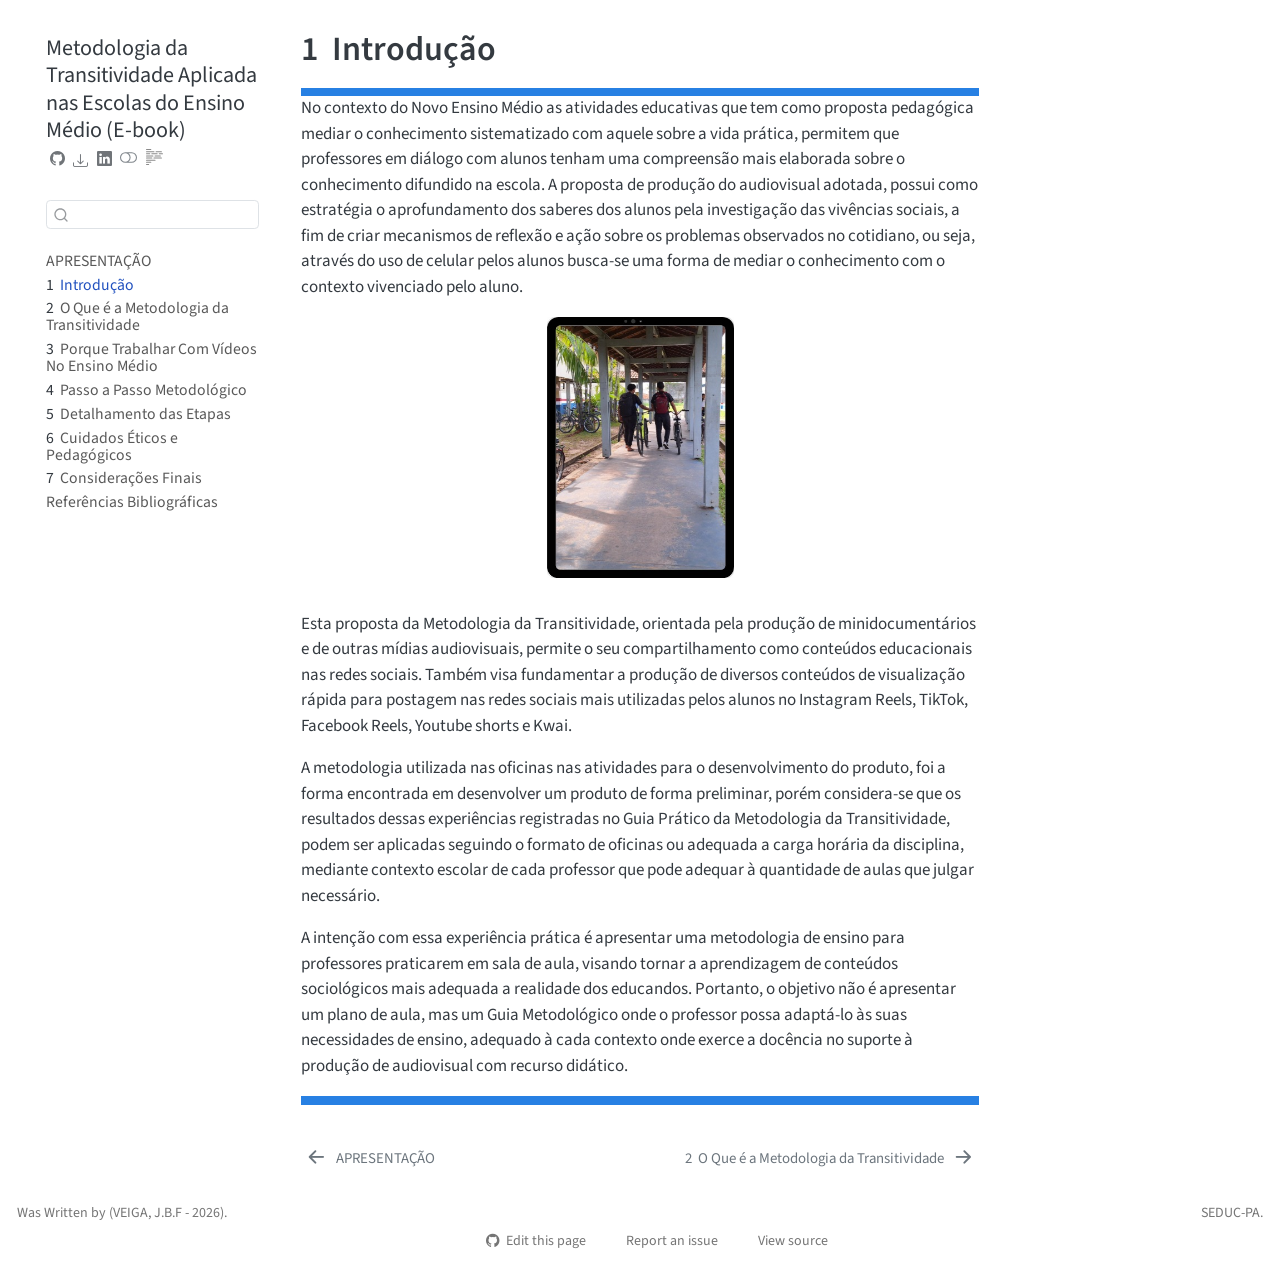
<file: docs/intro.html>
<!DOCTYPE html>
<html xmlns="http://www.w3.org/1999/xhtml" lang="en" xml:lang="en"><head>

<meta charset="utf-8">
<meta name="generator" content="quarto-1.7.32">

<meta name="viewport" content="width=device-width, initial-scale=1.0, user-scalable=yes">


<title>1&nbsp; Introdução – Metodologia da Transitividade Aplicada nas Escolas do Ensino Médio (E-book)</title>
<style>
code{white-space: pre-wrap;}
span.smallcaps{font-variant: small-caps;}
div.columns{display: flex; gap: min(4vw, 1.5em);}
div.column{flex: auto; overflow-x: auto;}
div.hanging-indent{margin-left: 1.5em; text-indent: -1.5em;}
ul.task-list{list-style: none;}
ul.task-list li input[type="checkbox"] {
  width: 0.8em;
  margin: 0 0.8em 0.2em -1em; /* quarto-specific, see https://github.com/quarto-dev/quarto-cli/issues/4556 */ 
  vertical-align: middle;
}
</style>


<script src="site_libs/quarto-nav/quarto-nav.js"></script>
<script src="site_libs/quarto-nav/headroom.min.js"></script>
<script src="site_libs/clipboard/clipboard.min.js"></script>
<script src="site_libs/quarto-search/autocomplete.umd.js"></script>
<script src="site_libs/quarto-search/fuse.min.js"></script>
<script src="site_libs/quarto-search/quarto-search.js"></script>
<meta name="quarto:offset" content="./">
<link href="./cap1.html" rel="next">
<link href="./index.html" rel="prev">
<link href="./capa1.jpg" rel="icon" type="image/jpeg">
<script src="site_libs/quarto-html/quarto.js" type="module"></script>
<script src="site_libs/quarto-html/tabsets/tabsets.js" type="module"></script>
<script src="site_libs/quarto-html/popper.min.js"></script>
<script src="site_libs/quarto-html/tippy.umd.min.js"></script>
<script src="site_libs/quarto-html/anchor.min.js"></script>
<link href="site_libs/quarto-html/tippy.css" rel="stylesheet">
<link href="site_libs/quarto-html/quarto-syntax-highlighting-37eea08aefeeee20ff55810ff984fec1.css" rel="stylesheet" class="quarto-color-scheme" id="quarto-text-highlighting-styles">
<link href="site_libs/quarto-html/quarto-syntax-highlighting-dark-2fef5ea3f8957b3e4ecc936fc74692ca.css" rel="stylesheet" class="quarto-color-scheme quarto-color-alternate" id="quarto-text-highlighting-styles">
<link href="site_libs/quarto-html/quarto-syntax-highlighting-37eea08aefeeee20ff55810ff984fec1.css" rel="stylesheet" class="quarto-color-scheme-extra" id="quarto-text-highlighting-styles">
<script src="site_libs/bootstrap/bootstrap.min.js"></script>
<link href="site_libs/bootstrap/bootstrap-icons.css" rel="stylesheet">
<link href="site_libs/bootstrap/bootstrap-364982630eef5352dd1537128a8ed5cb.min.css" rel="stylesheet" append-hash="true" class="quarto-color-scheme" id="quarto-bootstrap" data-mode="light">
<link href="site_libs/bootstrap/bootstrap-dark-9ac4c4d7723caba69398381a32a42326.min.css" rel="stylesheet" append-hash="true" class="quarto-color-scheme quarto-color-alternate" id="quarto-bootstrap" data-mode="dark">
<link href="site_libs/bootstrap/bootstrap-364982630eef5352dd1537128a8ed5cb.min.css" rel="stylesheet" append-hash="true" class="quarto-color-scheme-extra" id="quarto-bootstrap" data-mode="light">
<script id="quarto-search-options" type="application/json">{
  "location": "sidebar",
  "copy-button": false,
  "collapse-after": 3,
  "panel-placement": "start",
  "type": "textbox",
  "limit": 50,
  "keyboard-shortcut": [
    "f",
    "/",
    "s"
  ],
  "show-item-context": false,
  "language": {
    "search-no-results-text": "No results",
    "search-matching-documents-text": "matching documents",
    "search-copy-link-title": "Copy link to search",
    "search-hide-matches-text": "Hide additional matches",
    "search-more-match-text": "more match in this document",
    "search-more-matches-text": "more matches in this document",
    "search-clear-button-title": "Clear",
    "search-text-placeholder": "",
    "search-detached-cancel-button-title": "Cancel",
    "search-submit-button-title": "Submit",
    "search-label": "Search"
  }
}</script>


</head>

<body class="nav-sidebar floating quarto-light"><script id="quarto-html-before-body" type="application/javascript">
    const toggleBodyColorMode = (bsSheetEl) => {
      const mode = bsSheetEl.getAttribute("data-mode");
      const bodyEl = window.document.querySelector("body");
      if (mode === "dark") {
        bodyEl.classList.add("quarto-dark");
        bodyEl.classList.remove("quarto-light");
      } else {
        bodyEl.classList.add("quarto-light");
        bodyEl.classList.remove("quarto-dark");
      }
    }
    const toggleBodyColorPrimary = () => {
      const bsSheetEl = window.document.querySelector("link#quarto-bootstrap:not([rel=disabled-stylesheet])");
      if (bsSheetEl) {
        toggleBodyColorMode(bsSheetEl);
      }
    }
    const setColorSchemeToggle = (alternate) => {
      const toggles = window.document.querySelectorAll('.quarto-color-scheme-toggle');
      for (let i=0; i < toggles.length; i++) {
        const toggle = toggles[i];
        if (toggle) {
          if (alternate) {
            toggle.classList.add("alternate");
          } else {
            toggle.classList.remove("alternate");
          }
        }
      }
    };
    const toggleColorMode = (alternate) => {
      // Switch the stylesheets
      const primaryStylesheets = window.document.querySelectorAll('link.quarto-color-scheme:not(.quarto-color-alternate)');
      const alternateStylesheets = window.document.querySelectorAll('link.quarto-color-scheme.quarto-color-alternate');
      manageTransitions('#quarto-margin-sidebar .nav-link', false);
      if (alternate) {
        // note: dark is layered on light, we don't disable primary!
        enableStylesheet(alternateStylesheets);
        for (const sheetNode of alternateStylesheets) {
          if (sheetNode.id === "quarto-bootstrap") {
            toggleBodyColorMode(sheetNode);
          }
        }
      } else {
        disableStylesheet(alternateStylesheets);
        enableStylesheet(primaryStylesheets)
        toggleBodyColorPrimary();
      }
      manageTransitions('#quarto-margin-sidebar .nav-link', true);
      // Switch the toggles
      setColorSchemeToggle(alternate)
      // Hack to workaround the fact that safari doesn't
      // properly recolor the scrollbar when toggling (#1455)
      if (navigator.userAgent.indexOf('Safari') > 0 && navigator.userAgent.indexOf('Chrome') == -1) {
        manageTransitions("body", false);
        window.scrollTo(0, 1);
        setTimeout(() => {
          window.scrollTo(0, 0);
          manageTransitions("body", true);
        }, 40);
      }
    }
    const disableStylesheet = (stylesheets) => {
      for (let i=0; i < stylesheets.length; i++) {
        const stylesheet = stylesheets[i];
        stylesheet.rel = 'disabled-stylesheet';
      }
    }
    const enableStylesheet = (stylesheets) => {
      for (let i=0; i < stylesheets.length; i++) {
        const stylesheet = stylesheets[i];
        if(stylesheet.rel !== 'stylesheet') { // for Chrome, which will still FOUC without this check
          stylesheet.rel = 'stylesheet';
        }
      }
    }
    const manageTransitions = (selector, allowTransitions) => {
      const els = window.document.querySelectorAll(selector);
      for (let i=0; i < els.length; i++) {
        const el = els[i];
        if (allowTransitions) {
          el.classList.remove('notransition');
        } else {
          el.classList.add('notransition');
        }
      }
    }
    const isFileUrl = () => {
      return window.location.protocol === 'file:';
    }
    const hasAlternateSentinel = () => {
      let styleSentinel = getColorSchemeSentinel();
      if (styleSentinel !== null) {
        return styleSentinel === "alternate";
      } else {
        return false;
      }
    }
    const setStyleSentinel = (alternate) => {
      const value = alternate ? "alternate" : "default";
      if (!isFileUrl()) {
        window.localStorage.setItem("quarto-color-scheme", value);
      } else {
        localAlternateSentinel = value;
      }
    }
    const getColorSchemeSentinel = () => {
      if (!isFileUrl()) {
        const storageValue = window.localStorage.getItem("quarto-color-scheme");
        return storageValue != null ? storageValue : localAlternateSentinel;
      } else {
        return localAlternateSentinel;
      }
    }
    const toggleGiscusIfUsed = (isAlternate, darkModeDefault) => {
      const baseTheme = document.querySelector('#giscus-base-theme')?.value ?? 'light';
      const alternateTheme = document.querySelector('#giscus-alt-theme')?.value ?? 'dark';
      let newTheme = '';
      if(authorPrefersDark) {
        newTheme = isAlternate ? baseTheme : alternateTheme;
      } else {
        newTheme = isAlternate ? alternateTheme : baseTheme;
      }
      const changeGiscusTheme = () => {
        // From: https://github.com/giscus/giscus/issues/336
        const sendMessage = (message) => {
          const iframe = document.querySelector('iframe.giscus-frame');
          if (!iframe) return;
          iframe.contentWindow.postMessage({ giscus: message }, 'https://giscus.app');
        }
        sendMessage({
          setConfig: {
            theme: newTheme
          }
        });
      }
      const isGiscussLoaded = window.document.querySelector('iframe.giscus-frame') !== null;
      if (isGiscussLoaded) {
        changeGiscusTheme();
      }
    };
    const authorPrefersDark = false;
    const darkModeDefault = authorPrefersDark;
      document.querySelector('link#quarto-text-highlighting-styles.quarto-color-scheme-extra').rel = 'disabled-stylesheet';
      document.querySelector('link#quarto-bootstrap.quarto-color-scheme-extra').rel = 'disabled-stylesheet';
    let localAlternateSentinel = darkModeDefault ? 'alternate' : 'default';
    // Dark / light mode switch
    window.quartoToggleColorScheme = () => {
      // Read the current dark / light value
      let toAlternate = !hasAlternateSentinel();
      toggleColorMode(toAlternate);
      setStyleSentinel(toAlternate);
      toggleGiscusIfUsed(toAlternate, darkModeDefault);
      window.dispatchEvent(new Event('resize'));
    };
    // Switch to dark mode if need be
    if (hasAlternateSentinel()) {
      toggleColorMode(true);
    } else {
      toggleColorMode(false);
    }
  </script>

<div id="quarto-search-results"></div>
  <header id="quarto-header" class="headroom fixed-top">
  <nav class="quarto-secondary-nav">
    <div class="container-fluid d-flex">
      <button type="button" class="quarto-btn-toggle btn" data-bs-toggle="collapse" role="button" data-bs-target=".quarto-sidebar-collapse-item" aria-controls="quarto-sidebar" aria-expanded="false" aria-label="Toggle sidebar navigation" onclick="if (window.quartoToggleHeadroom) { window.quartoToggleHeadroom(); }">
        <i class="bi bi-layout-text-sidebar-reverse"></i>
      </button>
        <nav class="quarto-page-breadcrumbs" aria-label="breadcrumb"><ol class="breadcrumb"><li class="breadcrumb-item"><a href="./intro.html"><span class="chapter-number">1</span>&nbsp; <span class="chapter-title">Introdução</span></a></li></ol></nav>
        <a class="flex-grow-1" role="navigation" data-bs-toggle="collapse" data-bs-target=".quarto-sidebar-collapse-item" aria-controls="quarto-sidebar" aria-expanded="false" aria-label="Toggle sidebar navigation" onclick="if (window.quartoToggleHeadroom) { window.quartoToggleHeadroom(); }">      
        </a>
      <button type="button" class="btn quarto-search-button" aria-label="Search" onclick="window.quartoOpenSearch();">
        <i class="bi bi-search"></i>
      </button>
    </div>
  </nav>
</header>
<!-- content -->
<div id="quarto-content" class="quarto-container page-columns page-rows-contents page-layout-article">
<!-- sidebar -->
  <nav id="quarto-sidebar" class="sidebar collapse collapse-horizontal quarto-sidebar-collapse-item sidebar-navigation floating overflow-auto">
    <div class="pt-lg-2 mt-2 text-left sidebar-header">
    <div class="sidebar-title mb-0 py-0">
      <a href="./">Metodologia da Transitividade Aplicada nas Escolas do Ensino Médio (E-book)</a> 
        <div class="sidebar-tools-main tools-wide">
    <a href="https://github.com/Veiga1972/tree/main/book/" title="Source Code" class="quarto-navigation-tool px-1" aria-label="Source Code"><i class="bi bi-github"></i></a>
    <div class="dropdown">
      <a href="" title="Download" id="quarto-navigation-tool-dropdown-0" class="quarto-navigation-tool dropdown-toggle px-1" data-bs-toggle="dropdown" aria-expanded="false" role="link" aria-label="Download"><i class="bi bi-download"></i></a>
      <ul class="dropdown-menu" aria-labelledby="quarto-navigation-tool-dropdown-0">
          <li>
            <a class="dropdown-item sidebar-tools-main-item" href="./Metodologia-da-Transitividade-Aplicada-nas-Escolas-do-Ensino-Médio--E-book-.pdf">
              <i class="bi bi-file-pdf pe-1"></i>
            Download PDF
            </a>
          </li>
          <li>
            <a class="dropdown-item sidebar-tools-main-item" href="./Metodologia-da-Transitividade-Aplicada-nas-Escolas-do-Ensino-Médio--E-book-.docx">
              <i class="bi bi-file-word pe-1"></i>
            Download Docx
            </a>
          </li>
      </ul>
    </div>
    <a href="https://www.linkedin.com/sharing/share-offsite/?url=|url|" title="LinkedIn" class="quarto-navigation-tool px-1" aria-label="LinkedIn"><i class="bi bi-linkedin"></i></a>
  <a href="" class="quarto-color-scheme-toggle quarto-navigation-tool  px-1" onclick="window.quartoToggleColorScheme(); return false;" title="Toggle dark mode"><i class="bi"></i></a>
  <a href="" class="quarto-reader-toggle quarto-navigation-tool px-1" onclick="window.quartoToggleReader(); return false;" title="Toggle reader mode">
  <div class="quarto-reader-toggle-btn">
  <i class="bi"></i>
  </div>
</a>
</div>
    </div>
      </div>
        <div class="mt-2 flex-shrink-0 align-items-center">
        <div class="sidebar-search">
        <div id="quarto-search" class="" title="Search"></div>
        </div>
        </div>
    <div class="sidebar-menu-container"> 
    <ul class="list-unstyled mt-1">
        <li class="sidebar-item">
  <div class="sidebar-item-container"> 
  <a href="./index.html" class="sidebar-item-text sidebar-link">
 <span class="menu-text">APRESENTAÇÃO</span></a>
  </div>
</li>
        <li class="sidebar-item">
  <div class="sidebar-item-container"> 
  <a href="./intro.html" class="sidebar-item-text sidebar-link active">
 <span class="menu-text"><span class="chapter-number">1</span>&nbsp; <span class="chapter-title">Introdução</span></span></a>
  </div>
</li>
        <li class="sidebar-item">
  <div class="sidebar-item-container"> 
  <a href="./cap1.html" class="sidebar-item-text sidebar-link">
 <span class="menu-text"><span class="chapter-number">2</span>&nbsp; <span class="chapter-title">O Que é a Metodologia da Transitividade</span></span></a>
  </div>
</li>
        <li class="sidebar-item">
  <div class="sidebar-item-container"> 
  <a href="./cap2.html" class="sidebar-item-text sidebar-link">
 <span class="menu-text"><span class="chapter-number">3</span>&nbsp; <span class="chapter-title">Porque Trabalhar Com Vídeos No Ensino Médio</span></span></a>
  </div>
</li>
        <li class="sidebar-item">
  <div class="sidebar-item-container"> 
  <a href="./cap3.html" class="sidebar-item-text sidebar-link">
 <span class="menu-text"><span class="chapter-number">4</span>&nbsp; <span class="chapter-title">Passo a Passo Metodológico</span></span></a>
  </div>
</li>
        <li class="sidebar-item">
  <div class="sidebar-item-container"> 
  <a href="./cap4.html" class="sidebar-item-text sidebar-link">
 <span class="menu-text"><span class="chapter-number">5</span>&nbsp; <span class="chapter-title">Detalhamento das Etapas</span></span></a>
  </div>
</li>
        <li class="sidebar-item">
  <div class="sidebar-item-container"> 
  <a href="./cap5.html" class="sidebar-item-text sidebar-link">
 <span class="menu-text"><span class="chapter-number">6</span>&nbsp; <span class="chapter-title">Cuidados Éticos e Pedagógicos</span></span></a>
  </div>
</li>
        <li class="sidebar-item">
  <div class="sidebar-item-container"> 
  <a href="./cap6.html" class="sidebar-item-text sidebar-link">
 <span class="menu-text"><span class="chapter-number">7</span>&nbsp; <span class="chapter-title">Considerações Finais</span></span></a>
  </div>
</li>
        <li class="sidebar-item">
  <div class="sidebar-item-container"> 
  <a href="./references.html" class="sidebar-item-text sidebar-link">
 <span class="menu-text">Referências Bibliográficas</span></a>
  </div>
</li>
    </ul>
    </div>
</nav>
<div id="quarto-sidebar-glass" class="quarto-sidebar-collapse-item" data-bs-toggle="collapse" data-bs-target=".quarto-sidebar-collapse-item"></div>
<!-- margin-sidebar -->
    <div id="quarto-margin-sidebar" class="sidebar margin-sidebar zindex-bottom">
        
    </div>
<!-- main -->
<main class="content" id="quarto-document-content">


<header id="title-block-header" class="quarto-title-block default">
<div class="quarto-title">
<h1 class="title"><span class="chapter-number">1</span>&nbsp; <span class="chapter-title">Introdução</span></h1>
</div>



<div class="quarto-title-meta">

    
  
    
  </div>
  


</header>


<div class="progress">
<div class="progress-bar" style="width: 100%;">

</div>
</div>
<p>No contexto do Novo Ensino Médio as atividades educativas que tem como proposta pedagógica mediar o conhecimento sistematizado com aquele sobre a vida prática, permitem que professores em diálogo com alunos tenham uma compreensão mais elaborada sobre o conhecimento difundido na escola. A proposta de produção do audiovisual adotada, possui como estratégia o aprofundamento dos saberes dos alunos pela investigação das vivências sociais, a fim de criar mecanismos de reflexão e ação sobre os problemas observados no cotidiano, ou seja, através do uso de celular pelos alunos busca-se uma forma de mediar o conhecimento com o contexto vivenciado pelo aluno.</p>
<div class="quarto-figure quarto-figure-center">
<figure class="figure">
<p><img src="fig8.jpg" class="img-fluid quarto-figure quarto-figure-center figure-img" width="187"></p>
</figure>
</div>
<p>Esta proposta da Metodologia da Transitividade, orientada pela produção de minidocumentários e de outras mídias audiovisuais, permite o seu compartilhamento como conteúdos educacionais nas redes sociais. Também visa fundamentar a produção de diversos conteúdos de visualização rápida para postagem nas redes sociais mais utilizadas pelos alunos no Instagram Reels, TikTok, Facebook Reels, Youtube shorts e Kwai.</p>
<p>A metodologia utilizada nas oficinas nas atividades para o desenvolvimento do produto, foi a forma encontrada em desenvolver um produto de forma preliminar, porém considera-se que os resultados dessas experiências registradas no Guia Prático da Metodologia da Transitividade, podem ser aplicadas seguindo o formato de oficinas ou adequada a carga horária da disciplina, mediante contexto escolar de cada professor que pode adequar à quantidade de aulas que julgar necessário.</p>
<p>A intenção com essa experiência prática é apresentar uma metodologia de ensino para professores praticarem em sala de aula, visando tornar a aprendizagem de conteúdos sociológicos mais adequada a realidade dos educandos. Portanto, o objetivo não é apresentar um plano de aula, mas um Guia Metodológico onde o professor possa adaptá-lo às suas necessidades de ensino, adequado à cada contexto onde exerce a docência no suporte à produção de audiovisual com recurso didático.</p>
<div class="progress">
<div class="progress-bar" style="width: 100%;">

</div>
</div>



</main> <!-- /main -->
<script id="quarto-html-after-body" type="application/javascript">
  window.document.addEventListener("DOMContentLoaded", function (event) {
    // Ensure there is a toggle, if there isn't float one in the top right
    if (window.document.querySelector('.quarto-color-scheme-toggle') === null) {
      const a = window.document.createElement('a');
      a.classList.add('top-right');
      a.classList.add('quarto-color-scheme-toggle');
      a.href = "";
      a.onclick = function() { try { window.quartoToggleColorScheme(); } catch {} return false; };
      const i = window.document.createElement("i");
      i.classList.add('bi');
      a.appendChild(i);
      window.document.body.appendChild(a);
    }
    setColorSchemeToggle(hasAlternateSentinel())
    const icon = "";
    const anchorJS = new window.AnchorJS();
    anchorJS.options = {
      placement: 'right',
      icon: icon
    };
    anchorJS.add('.anchored');
    const isCodeAnnotation = (el) => {
      for (const clz of el.classList) {
        if (clz.startsWith('code-annotation-')) {                     
          return true;
        }
      }
      return false;
    }
    const onCopySuccess = function(e) {
      // button target
      const button = e.trigger;
      // don't keep focus
      button.blur();
      // flash "checked"
      button.classList.add('code-copy-button-checked');
      var currentTitle = button.getAttribute("title");
      button.setAttribute("title", "Copied!");
      let tooltip;
      if (window.bootstrap) {
        button.setAttribute("data-bs-toggle", "tooltip");
        button.setAttribute("data-bs-placement", "left");
        button.setAttribute("data-bs-title", "Copied!");
        tooltip = new bootstrap.Tooltip(button, 
          { trigger: "manual", 
            customClass: "code-copy-button-tooltip",
            offset: [0, -8]});
        tooltip.show();    
      }
      setTimeout(function() {
        if (tooltip) {
          tooltip.hide();
          button.removeAttribute("data-bs-title");
          button.removeAttribute("data-bs-toggle");
          button.removeAttribute("data-bs-placement");
        }
        button.setAttribute("title", currentTitle);
        button.classList.remove('code-copy-button-checked');
      }, 1000);
      // clear code selection
      e.clearSelection();
    }
    const getTextToCopy = function(trigger) {
        const codeEl = trigger.previousElementSibling.cloneNode(true);
        for (const childEl of codeEl.children) {
          if (isCodeAnnotation(childEl)) {
            childEl.remove();
          }
        }
        return codeEl.innerText;
    }
    const clipboard = new window.ClipboardJS('.code-copy-button:not([data-in-quarto-modal])', {
      text: getTextToCopy
    });
    clipboard.on('success', onCopySuccess);
    if (window.document.getElementById('quarto-embedded-source-code-modal')) {
      const clipboardModal = new window.ClipboardJS('.code-copy-button[data-in-quarto-modal]', {
        text: getTextToCopy,
        container: window.document.getElementById('quarto-embedded-source-code-modal')
      });
      clipboardModal.on('success', onCopySuccess);
    }
      var localhostRegex = new RegExp(/^(?:http|https):\/\/localhost\:?[0-9]*\//);
      var mailtoRegex = new RegExp(/^mailto:/);
        var filterRegex = new RegExp('/' + window.location.host + '/');
      var isInternal = (href) => {
          return filterRegex.test(href) || localhostRegex.test(href) || mailtoRegex.test(href);
      }
      // Inspect non-navigation links and adorn them if external
     var links = window.document.querySelectorAll('a[href]:not(.nav-link):not(.navbar-brand):not(.toc-action):not(.sidebar-link):not(.sidebar-item-toggle):not(.pagination-link):not(.no-external):not([aria-hidden]):not(.dropdown-item):not(.quarto-navigation-tool):not(.about-link)');
      for (var i=0; i<links.length; i++) {
        const link = links[i];
        if (!isInternal(link.href)) {
          // undo the damage that might have been done by quarto-nav.js in the case of
          // links that we want to consider external
          if (link.dataset.originalHref !== undefined) {
            link.href = link.dataset.originalHref;
          }
        }
      }
    function tippyHover(el, contentFn, onTriggerFn, onUntriggerFn) {
      const config = {
        allowHTML: true,
        maxWidth: 500,
        delay: 100,
        arrow: false,
        appendTo: function(el) {
            return el.parentElement;
        },
        interactive: true,
        interactiveBorder: 10,
        theme: 'quarto',
        placement: 'bottom-start',
      };
      if (contentFn) {
        config.content = contentFn;
      }
      if (onTriggerFn) {
        config.onTrigger = onTriggerFn;
      }
      if (onUntriggerFn) {
        config.onUntrigger = onUntriggerFn;
      }
      window.tippy(el, config); 
    }
    const noterefs = window.document.querySelectorAll('a[role="doc-noteref"]');
    for (var i=0; i<noterefs.length; i++) {
      const ref = noterefs[i];
      tippyHover(ref, function() {
        // use id or data attribute instead here
        let href = ref.getAttribute('data-footnote-href') || ref.getAttribute('href');
        try { href = new URL(href).hash; } catch {}
        const id = href.replace(/^#\/?/, "");
        const note = window.document.getElementById(id);
        if (note) {
          return note.innerHTML;
        } else {
          return "";
        }
      });
    }
    const xrefs = window.document.querySelectorAll('a.quarto-xref');
    const processXRef = (id, note) => {
      // Strip column container classes
      const stripColumnClz = (el) => {
        el.classList.remove("page-full", "page-columns");
        if (el.children) {
          for (const child of el.children) {
            stripColumnClz(child);
          }
        }
      }
      stripColumnClz(note)
      if (id === null || id.startsWith('sec-')) {
        // Special case sections, only their first couple elements
        const container = document.createElement("div");
        if (note.children && note.children.length > 2) {
          container.appendChild(note.children[0].cloneNode(true));
          for (let i = 1; i < note.children.length; i++) {
            const child = note.children[i];
            if (child.tagName === "P" && child.innerText === "") {
              continue;
            } else {
              container.appendChild(child.cloneNode(true));
              break;
            }
          }
          if (window.Quarto?.typesetMath) {
            window.Quarto.typesetMath(container);
          }
          return container.innerHTML
        } else {
          if (window.Quarto?.typesetMath) {
            window.Quarto.typesetMath(note);
          }
          return note.innerHTML;
        }
      } else {
        // Remove any anchor links if they are present
        const anchorLink = note.querySelector('a.anchorjs-link');
        if (anchorLink) {
          anchorLink.remove();
        }
        if (window.Quarto?.typesetMath) {
          window.Quarto.typesetMath(note);
        }
        if (note.classList.contains("callout")) {
          return note.outerHTML;
        } else {
          return note.innerHTML;
        }
      }
    }
    for (var i=0; i<xrefs.length; i++) {
      const xref = xrefs[i];
      tippyHover(xref, undefined, function(instance) {
        instance.disable();
        let url = xref.getAttribute('href');
        let hash = undefined; 
        if (url.startsWith('#')) {
          hash = url;
        } else {
          try { hash = new URL(url).hash; } catch {}
        }
        if (hash) {
          const id = hash.replace(/^#\/?/, "");
          const note = window.document.getElementById(id);
          if (note !== null) {
            try {
              const html = processXRef(id, note.cloneNode(true));
              instance.setContent(html);
            } finally {
              instance.enable();
              instance.show();
            }
          } else {
            // See if we can fetch this
            fetch(url.split('#')[0])
            .then(res => res.text())
            .then(html => {
              const parser = new DOMParser();
              const htmlDoc = parser.parseFromString(html, "text/html");
              const note = htmlDoc.getElementById(id);
              if (note !== null) {
                const html = processXRef(id, note);
                instance.setContent(html);
              } 
            }).finally(() => {
              instance.enable();
              instance.show();
            });
          }
        } else {
          // See if we can fetch a full url (with no hash to target)
          // This is a special case and we should probably do some content thinning / targeting
          fetch(url)
          .then(res => res.text())
          .then(html => {
            const parser = new DOMParser();
            const htmlDoc = parser.parseFromString(html, "text/html");
            const note = htmlDoc.querySelector('main.content');
            if (note !== null) {
              // This should only happen for chapter cross references
              // (since there is no id in the URL)
              // remove the first header
              if (note.children.length > 0 && note.children[0].tagName === "HEADER") {
                note.children[0].remove();
              }
              const html = processXRef(null, note);
              instance.setContent(html);
            } 
          }).finally(() => {
            instance.enable();
            instance.show();
          });
        }
      }, function(instance) {
      });
    }
        let selectedAnnoteEl;
        const selectorForAnnotation = ( cell, annotation) => {
          let cellAttr = 'data-code-cell="' + cell + '"';
          let lineAttr = 'data-code-annotation="' +  annotation + '"';
          const selector = 'span[' + cellAttr + '][' + lineAttr + ']';
          return selector;
        }
        const selectCodeLines = (annoteEl) => {
          const doc = window.document;
          const targetCell = annoteEl.getAttribute("data-target-cell");
          const targetAnnotation = annoteEl.getAttribute("data-target-annotation");
          const annoteSpan = window.document.querySelector(selectorForAnnotation(targetCell, targetAnnotation));
          const lines = annoteSpan.getAttribute("data-code-lines").split(",");
          const lineIds = lines.map((line) => {
            return targetCell + "-" + line;
          })
          let top = null;
          let height = null;
          let parent = null;
          if (lineIds.length > 0) {
              //compute the position of the single el (top and bottom and make a div)
              const el = window.document.getElementById(lineIds[0]);
              top = el.offsetTop;
              height = el.offsetHeight;
              parent = el.parentElement.parentElement;
            if (lineIds.length > 1) {
              const lastEl = window.document.getElementById(lineIds[lineIds.length - 1]);
              const bottom = lastEl.offsetTop + lastEl.offsetHeight;
              height = bottom - top;
            }
            if (top !== null && height !== null && parent !== null) {
              // cook up a div (if necessary) and position it 
              let div = window.document.getElementById("code-annotation-line-highlight");
              if (div === null) {
                div = window.document.createElement("div");
                div.setAttribute("id", "code-annotation-line-highlight");
                div.style.position = 'absolute';
                parent.appendChild(div);
              }
              div.style.top = top - 2 + "px";
              div.style.height = height + 4 + "px";
              div.style.left = 0;
              let gutterDiv = window.document.getElementById("code-annotation-line-highlight-gutter");
              if (gutterDiv === null) {
                gutterDiv = window.document.createElement("div");
                gutterDiv.setAttribute("id", "code-annotation-line-highlight-gutter");
                gutterDiv.style.position = 'absolute';
                const codeCell = window.document.getElementById(targetCell);
                const gutter = codeCell.querySelector('.code-annotation-gutter');
                gutter.appendChild(gutterDiv);
              }
              gutterDiv.style.top = top - 2 + "px";
              gutterDiv.style.height = height + 4 + "px";
            }
            selectedAnnoteEl = annoteEl;
          }
        };
        const unselectCodeLines = () => {
          const elementsIds = ["code-annotation-line-highlight", "code-annotation-line-highlight-gutter"];
          elementsIds.forEach((elId) => {
            const div = window.document.getElementById(elId);
            if (div) {
              div.remove();
            }
          });
          selectedAnnoteEl = undefined;
        };
          // Handle positioning of the toggle
      window.addEventListener(
        "resize",
        throttle(() => {
          elRect = undefined;
          if (selectedAnnoteEl) {
            selectCodeLines(selectedAnnoteEl);
          }
        }, 10)
      );
      function throttle(fn, ms) {
      let throttle = false;
      let timer;
        return (...args) => {
          if(!throttle) { // first call gets through
              fn.apply(this, args);
              throttle = true;
          } else { // all the others get throttled
              if(timer) clearTimeout(timer); // cancel #2
              timer = setTimeout(() => {
                fn.apply(this, args);
                timer = throttle = false;
              }, ms);
          }
        };
      }
        // Attach click handler to the DT
        const annoteDls = window.document.querySelectorAll('dt[data-target-cell]');
        for (const annoteDlNode of annoteDls) {
          annoteDlNode.addEventListener('click', (event) => {
            const clickedEl = event.target;
            if (clickedEl !== selectedAnnoteEl) {
              unselectCodeLines();
              const activeEl = window.document.querySelector('dt[data-target-cell].code-annotation-active');
              if (activeEl) {
                activeEl.classList.remove('code-annotation-active');
              }
              selectCodeLines(clickedEl);
              clickedEl.classList.add('code-annotation-active');
            } else {
              // Unselect the line
              unselectCodeLines();
              clickedEl.classList.remove('code-annotation-active');
            }
          });
        }
    const findCites = (el) => {
      const parentEl = el.parentElement;
      if (parentEl) {
        const cites = parentEl.dataset.cites;
        if (cites) {
          return {
            el,
            cites: cites.split(' ')
          };
        } else {
          return findCites(el.parentElement)
        }
      } else {
        return undefined;
      }
    };
    var bibliorefs = window.document.querySelectorAll('a[role="doc-biblioref"]');
    for (var i=0; i<bibliorefs.length; i++) {
      const ref = bibliorefs[i];
      const citeInfo = findCites(ref);
      if (citeInfo) {
        tippyHover(citeInfo.el, function() {
          var popup = window.document.createElement('div');
          citeInfo.cites.forEach(function(cite) {
            var citeDiv = window.document.createElement('div');
            citeDiv.classList.add('hanging-indent');
            citeDiv.classList.add('csl-entry');
            var biblioDiv = window.document.getElementById('ref-' + cite);
            if (biblioDiv) {
              citeDiv.innerHTML = biblioDiv.innerHTML;
            }
            popup.appendChild(citeDiv);
          });
          return popup.innerHTML;
        });
      }
    }
  });
  </script>
<nav class="page-navigation">
  <div class="nav-page nav-page-previous">
      <a href="./index.html" class="pagination-link" aria-label="APRESENTAÇÃO">
        <i class="bi bi-arrow-left-short"></i> <span class="nav-page-text">APRESENTAÇÃO</span>
      </a>          
  </div>
  <div class="nav-page nav-page-next">
      <a href="./cap1.html" class="pagination-link" aria-label="O Que é a Metodologia da Transitividade">
        <span class="nav-page-text"><span class="chapter-number">2</span>&nbsp; <span class="chapter-title">O Que é a Metodologia da Transitividade</span></span> <i class="bi bi-arrow-right-short"></i>
      </a>
  </div>
</nav>
</div> <!-- /content -->
<footer class="footer">
  <div class="nav-footer">
    <div class="nav-footer-left">
<p>Was Written by (VEIGA, J.B.F - 2026).</p>
</div>   
    <div class="nav-footer-center">
      &nbsp;
    <div class="toc-actions"><ul><li><a href="https://github.com/Veiga1972/edit/main/book/intro.qmd" class="toc-action"><i class="bi bi-github"></i>Edit this page</a></li><li><a href="https://github.com/Veiga1972/issues/new" class="toc-action"><i class="bi empty"></i>Report an issue</a></li><li><a href="https://github.com/Veiga1972/blob/main/book/intro.qmd" class="toc-action"><i class="bi empty"></i>View source</a></li></ul></div></div>
    <div class="nav-footer-right">
<p>SEDUC-PA.</p>
</div>
  </div>
</footer>




</body></html>
</file>
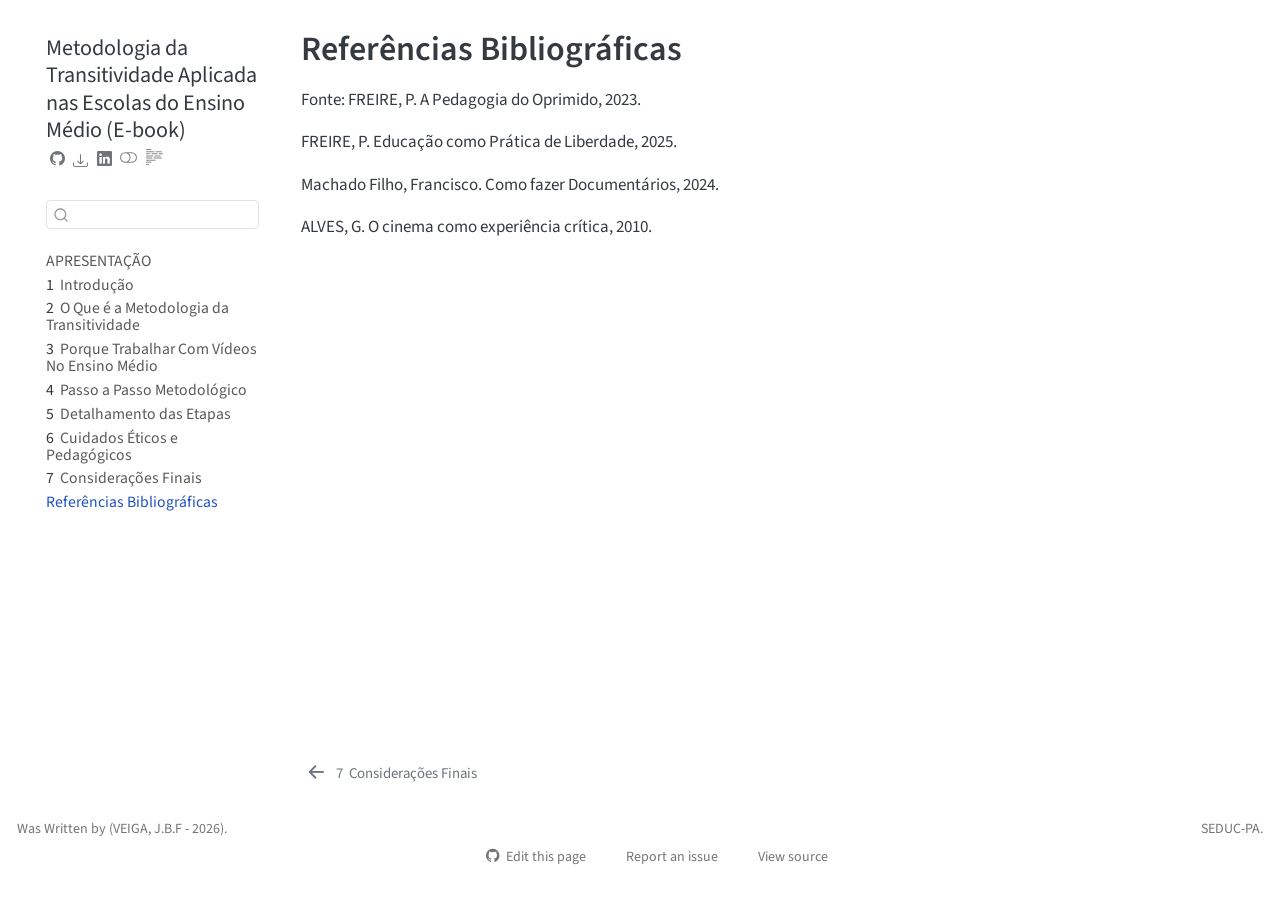
<file: docs/references.html>
<!DOCTYPE html>
<html xmlns="http://www.w3.org/1999/xhtml" lang="en" xml:lang="en"><head>

<meta charset="utf-8">
<meta name="generator" content="quarto-1.7.32">

<meta name="viewport" content="width=device-width, initial-scale=1.0, user-scalable=yes">


<title>Referências Bibliográficas – Metodologia da Transitividade Aplicada nas Escolas do Ensino Médio (E-book)</title>
<style>
code{white-space: pre-wrap;}
span.smallcaps{font-variant: small-caps;}
div.columns{display: flex; gap: min(4vw, 1.5em);}
div.column{flex: auto; overflow-x: auto;}
div.hanging-indent{margin-left: 1.5em; text-indent: -1.5em;}
ul.task-list{list-style: none;}
ul.task-list li input[type="checkbox"] {
  width: 0.8em;
  margin: 0 0.8em 0.2em -1em; /* quarto-specific, see https://github.com/quarto-dev/quarto-cli/issues/4556 */ 
  vertical-align: middle;
}
/* CSS for citations */
div.csl-bib-body { }
div.csl-entry {
  clear: both;
}
.hanging-indent div.csl-entry {
  margin-left:2em;
  text-indent:-2em;
}
div.csl-left-margin {
  min-width:2em;
  float:left;
}
div.csl-right-inline {
  margin-left:2em;
  padding-left:1em;
}
div.csl-indent {
  margin-left: 2em;
}</style>


<script src="site_libs/quarto-nav/quarto-nav.js"></script>
<script src="site_libs/quarto-nav/headroom.min.js"></script>
<script src="site_libs/clipboard/clipboard.min.js"></script>
<script src="site_libs/quarto-search/autocomplete.umd.js"></script>
<script src="site_libs/quarto-search/fuse.min.js"></script>
<script src="site_libs/quarto-search/quarto-search.js"></script>
<meta name="quarto:offset" content="./">
<link href="./cap6.html" rel="prev">
<link href="./capa1.jpg" rel="icon" type="image/jpeg">
<script src="site_libs/quarto-html/quarto.js" type="module"></script>
<script src="site_libs/quarto-html/tabsets/tabsets.js" type="module"></script>
<script src="site_libs/quarto-html/popper.min.js"></script>
<script src="site_libs/quarto-html/tippy.umd.min.js"></script>
<script src="site_libs/quarto-html/anchor.min.js"></script>
<link href="site_libs/quarto-html/tippy.css" rel="stylesheet">
<link href="site_libs/quarto-html/quarto-syntax-highlighting-37eea08aefeeee20ff55810ff984fec1.css" rel="stylesheet" class="quarto-color-scheme" id="quarto-text-highlighting-styles">
<link href="site_libs/quarto-html/quarto-syntax-highlighting-dark-2fef5ea3f8957b3e4ecc936fc74692ca.css" rel="stylesheet" class="quarto-color-scheme quarto-color-alternate" id="quarto-text-highlighting-styles">
<link href="site_libs/quarto-html/quarto-syntax-highlighting-37eea08aefeeee20ff55810ff984fec1.css" rel="stylesheet" class="quarto-color-scheme-extra" id="quarto-text-highlighting-styles">
<script src="site_libs/bootstrap/bootstrap.min.js"></script>
<link href="site_libs/bootstrap/bootstrap-icons.css" rel="stylesheet">
<link href="site_libs/bootstrap/bootstrap-364982630eef5352dd1537128a8ed5cb.min.css" rel="stylesheet" append-hash="true" class="quarto-color-scheme" id="quarto-bootstrap" data-mode="light">
<link href="site_libs/bootstrap/bootstrap-dark-9ac4c4d7723caba69398381a32a42326.min.css" rel="stylesheet" append-hash="true" class="quarto-color-scheme quarto-color-alternate" id="quarto-bootstrap" data-mode="dark">
<link href="site_libs/bootstrap/bootstrap-364982630eef5352dd1537128a8ed5cb.min.css" rel="stylesheet" append-hash="true" class="quarto-color-scheme-extra" id="quarto-bootstrap" data-mode="light">
<script id="quarto-search-options" type="application/json">{
  "location": "sidebar",
  "copy-button": false,
  "collapse-after": 3,
  "panel-placement": "start",
  "type": "textbox",
  "limit": 50,
  "keyboard-shortcut": [
    "f",
    "/",
    "s"
  ],
  "show-item-context": false,
  "language": {
    "search-no-results-text": "No results",
    "search-matching-documents-text": "matching documents",
    "search-copy-link-title": "Copy link to search",
    "search-hide-matches-text": "Hide additional matches",
    "search-more-match-text": "more match in this document",
    "search-more-matches-text": "more matches in this document",
    "search-clear-button-title": "Clear",
    "search-text-placeholder": "",
    "search-detached-cancel-button-title": "Cancel",
    "search-submit-button-title": "Submit",
    "search-label": "Search"
  }
}</script>


</head>

<body class="nav-sidebar floating quarto-light"><script id="quarto-html-before-body" type="application/javascript">
    const toggleBodyColorMode = (bsSheetEl) => {
      const mode = bsSheetEl.getAttribute("data-mode");
      const bodyEl = window.document.querySelector("body");
      if (mode === "dark") {
        bodyEl.classList.add("quarto-dark");
        bodyEl.classList.remove("quarto-light");
      } else {
        bodyEl.classList.add("quarto-light");
        bodyEl.classList.remove("quarto-dark");
      }
    }
    const toggleBodyColorPrimary = () => {
      const bsSheetEl = window.document.querySelector("link#quarto-bootstrap:not([rel=disabled-stylesheet])");
      if (bsSheetEl) {
        toggleBodyColorMode(bsSheetEl);
      }
    }
    const setColorSchemeToggle = (alternate) => {
      const toggles = window.document.querySelectorAll('.quarto-color-scheme-toggle');
      for (let i=0; i < toggles.length; i++) {
        const toggle = toggles[i];
        if (toggle) {
          if (alternate) {
            toggle.classList.add("alternate");
          } else {
            toggle.classList.remove("alternate");
          }
        }
      }
    };
    const toggleColorMode = (alternate) => {
      // Switch the stylesheets
      const primaryStylesheets = window.document.querySelectorAll('link.quarto-color-scheme:not(.quarto-color-alternate)');
      const alternateStylesheets = window.document.querySelectorAll('link.quarto-color-scheme.quarto-color-alternate');
      manageTransitions('#quarto-margin-sidebar .nav-link', false);
      if (alternate) {
        // note: dark is layered on light, we don't disable primary!
        enableStylesheet(alternateStylesheets);
        for (const sheetNode of alternateStylesheets) {
          if (sheetNode.id === "quarto-bootstrap") {
            toggleBodyColorMode(sheetNode);
          }
        }
      } else {
        disableStylesheet(alternateStylesheets);
        enableStylesheet(primaryStylesheets)
        toggleBodyColorPrimary();
      }
      manageTransitions('#quarto-margin-sidebar .nav-link', true);
      // Switch the toggles
      setColorSchemeToggle(alternate)
      // Hack to workaround the fact that safari doesn't
      // properly recolor the scrollbar when toggling (#1455)
      if (navigator.userAgent.indexOf('Safari') > 0 && navigator.userAgent.indexOf('Chrome') == -1) {
        manageTransitions("body", false);
        window.scrollTo(0, 1);
        setTimeout(() => {
          window.scrollTo(0, 0);
          manageTransitions("body", true);
        }, 40);
      }
    }
    const disableStylesheet = (stylesheets) => {
      for (let i=0; i < stylesheets.length; i++) {
        const stylesheet = stylesheets[i];
        stylesheet.rel = 'disabled-stylesheet';
      }
    }
    const enableStylesheet = (stylesheets) => {
      for (let i=0; i < stylesheets.length; i++) {
        const stylesheet = stylesheets[i];
        if(stylesheet.rel !== 'stylesheet') { // for Chrome, which will still FOUC without this check
          stylesheet.rel = 'stylesheet';
        }
      }
    }
    const manageTransitions = (selector, allowTransitions) => {
      const els = window.document.querySelectorAll(selector);
      for (let i=0; i < els.length; i++) {
        const el = els[i];
        if (allowTransitions) {
          el.classList.remove('notransition');
        } else {
          el.classList.add('notransition');
        }
      }
    }
    const isFileUrl = () => {
      return window.location.protocol === 'file:';
    }
    const hasAlternateSentinel = () => {
      let styleSentinel = getColorSchemeSentinel();
      if (styleSentinel !== null) {
        return styleSentinel === "alternate";
      } else {
        return false;
      }
    }
    const setStyleSentinel = (alternate) => {
      const value = alternate ? "alternate" : "default";
      if (!isFileUrl()) {
        window.localStorage.setItem("quarto-color-scheme", value);
      } else {
        localAlternateSentinel = value;
      }
    }
    const getColorSchemeSentinel = () => {
      if (!isFileUrl()) {
        const storageValue = window.localStorage.getItem("quarto-color-scheme");
        return storageValue != null ? storageValue : localAlternateSentinel;
      } else {
        return localAlternateSentinel;
      }
    }
    const toggleGiscusIfUsed = (isAlternate, darkModeDefault) => {
      const baseTheme = document.querySelector('#giscus-base-theme')?.value ?? 'light';
      const alternateTheme = document.querySelector('#giscus-alt-theme')?.value ?? 'dark';
      let newTheme = '';
      if(authorPrefersDark) {
        newTheme = isAlternate ? baseTheme : alternateTheme;
      } else {
        newTheme = isAlternate ? alternateTheme : baseTheme;
      }
      const changeGiscusTheme = () => {
        // From: https://github.com/giscus/giscus/issues/336
        const sendMessage = (message) => {
          const iframe = document.querySelector('iframe.giscus-frame');
          if (!iframe) return;
          iframe.contentWindow.postMessage({ giscus: message }, 'https://giscus.app');
        }
        sendMessage({
          setConfig: {
            theme: newTheme
          }
        });
      }
      const isGiscussLoaded = window.document.querySelector('iframe.giscus-frame') !== null;
      if (isGiscussLoaded) {
        changeGiscusTheme();
      }
    };
    const authorPrefersDark = false;
    const darkModeDefault = authorPrefersDark;
      document.querySelector('link#quarto-text-highlighting-styles.quarto-color-scheme-extra').rel = 'disabled-stylesheet';
      document.querySelector('link#quarto-bootstrap.quarto-color-scheme-extra').rel = 'disabled-stylesheet';
    let localAlternateSentinel = darkModeDefault ? 'alternate' : 'default';
    // Dark / light mode switch
    window.quartoToggleColorScheme = () => {
      // Read the current dark / light value
      let toAlternate = !hasAlternateSentinel();
      toggleColorMode(toAlternate);
      setStyleSentinel(toAlternate);
      toggleGiscusIfUsed(toAlternate, darkModeDefault);
      window.dispatchEvent(new Event('resize'));
    };
    // Switch to dark mode if need be
    if (hasAlternateSentinel()) {
      toggleColorMode(true);
    } else {
      toggleColorMode(false);
    }
  </script>

<div id="quarto-search-results"></div>
  <header id="quarto-header" class="headroom fixed-top">
  <nav class="quarto-secondary-nav">
    <div class="container-fluid d-flex">
      <button type="button" class="quarto-btn-toggle btn" data-bs-toggle="collapse" role="button" data-bs-target=".quarto-sidebar-collapse-item" aria-controls="quarto-sidebar" aria-expanded="false" aria-label="Toggle sidebar navigation" onclick="if (window.quartoToggleHeadroom) { window.quartoToggleHeadroom(); }">
        <i class="bi bi-layout-text-sidebar-reverse"></i>
      </button>
        <nav class="quarto-page-breadcrumbs" aria-label="breadcrumb"><ol class="breadcrumb"><li class="breadcrumb-item"><a href="./references.html">Referências Bibliográficas</a></li></ol></nav>
        <a class="flex-grow-1" role="navigation" data-bs-toggle="collapse" data-bs-target=".quarto-sidebar-collapse-item" aria-controls="quarto-sidebar" aria-expanded="false" aria-label="Toggle sidebar navigation" onclick="if (window.quartoToggleHeadroom) { window.quartoToggleHeadroom(); }">      
        </a>
      <button type="button" class="btn quarto-search-button" aria-label="Search" onclick="window.quartoOpenSearch();">
        <i class="bi bi-search"></i>
      </button>
    </div>
  </nav>
</header>
<!-- content -->
<div id="quarto-content" class="quarto-container page-columns page-rows-contents page-layout-article">
<!-- sidebar -->
  <nav id="quarto-sidebar" class="sidebar collapse collapse-horizontal quarto-sidebar-collapse-item sidebar-navigation floating overflow-auto">
    <div class="pt-lg-2 mt-2 text-left sidebar-header">
    <div class="sidebar-title mb-0 py-0">
      <a href="./">Metodologia da Transitividade Aplicada nas Escolas do Ensino Médio (E-book)</a> 
        <div class="sidebar-tools-main tools-wide">
    <a href="https://github.com/Veiga1972/tree/main/book/" title="Source Code" class="quarto-navigation-tool px-1" aria-label="Source Code"><i class="bi bi-github"></i></a>
    <div class="dropdown">
      <a href="" title="Download" id="quarto-navigation-tool-dropdown-0" class="quarto-navigation-tool dropdown-toggle px-1" data-bs-toggle="dropdown" aria-expanded="false" role="link" aria-label="Download"><i class="bi bi-download"></i></a>
      <ul class="dropdown-menu" aria-labelledby="quarto-navigation-tool-dropdown-0">
          <li>
            <a class="dropdown-item sidebar-tools-main-item" href="./Metodologia-da-Transitividade-Aplicada-nas-Escolas-do-Ensino-Médio--E-book-.pdf">
              <i class="bi bi-file-pdf pe-1"></i>
            Download PDF
            </a>
          </li>
          <li>
            <a class="dropdown-item sidebar-tools-main-item" href="./Metodologia-da-Transitividade-Aplicada-nas-Escolas-do-Ensino-Médio--E-book-.docx">
              <i class="bi bi-file-word pe-1"></i>
            Download Docx
            </a>
          </li>
      </ul>
    </div>
    <a href="https://www.linkedin.com/sharing/share-offsite/?url=|url|" title="LinkedIn" class="quarto-navigation-tool px-1" aria-label="LinkedIn"><i class="bi bi-linkedin"></i></a>
  <a href="" class="quarto-color-scheme-toggle quarto-navigation-tool  px-1" onclick="window.quartoToggleColorScheme(); return false;" title="Toggle dark mode"><i class="bi"></i></a>
  <a href="" class="quarto-reader-toggle quarto-navigation-tool px-1" onclick="window.quartoToggleReader(); return false;" title="Toggle reader mode">
  <div class="quarto-reader-toggle-btn">
  <i class="bi"></i>
  </div>
</a>
</div>
    </div>
      </div>
        <div class="mt-2 flex-shrink-0 align-items-center">
        <div class="sidebar-search">
        <div id="quarto-search" class="" title="Search"></div>
        </div>
        </div>
    <div class="sidebar-menu-container"> 
    <ul class="list-unstyled mt-1">
        <li class="sidebar-item">
  <div class="sidebar-item-container"> 
  <a href="./index.html" class="sidebar-item-text sidebar-link">
 <span class="menu-text">APRESENTAÇÃO</span></a>
  </div>
</li>
        <li class="sidebar-item">
  <div class="sidebar-item-container"> 
  <a href="./intro.html" class="sidebar-item-text sidebar-link">
 <span class="menu-text"><span class="chapter-number">1</span>&nbsp; <span class="chapter-title">Introdução</span></span></a>
  </div>
</li>
        <li class="sidebar-item">
  <div class="sidebar-item-container"> 
  <a href="./cap1.html" class="sidebar-item-text sidebar-link">
 <span class="menu-text"><span class="chapter-number">2</span>&nbsp; <span class="chapter-title">O Que é a Metodologia da Transitividade</span></span></a>
  </div>
</li>
        <li class="sidebar-item">
  <div class="sidebar-item-container"> 
  <a href="./cap2.html" class="sidebar-item-text sidebar-link">
 <span class="menu-text"><span class="chapter-number">3</span>&nbsp; <span class="chapter-title">Porque Trabalhar Com Vídeos No Ensino Médio</span></span></a>
  </div>
</li>
        <li class="sidebar-item">
  <div class="sidebar-item-container"> 
  <a href="./cap3.html" class="sidebar-item-text sidebar-link">
 <span class="menu-text"><span class="chapter-number">4</span>&nbsp; <span class="chapter-title">Passo a Passo Metodológico</span></span></a>
  </div>
</li>
        <li class="sidebar-item">
  <div class="sidebar-item-container"> 
  <a href="./cap4.html" class="sidebar-item-text sidebar-link">
 <span class="menu-text"><span class="chapter-number">5</span>&nbsp; <span class="chapter-title">Detalhamento das Etapas</span></span></a>
  </div>
</li>
        <li class="sidebar-item">
  <div class="sidebar-item-container"> 
  <a href="./cap5.html" class="sidebar-item-text sidebar-link">
 <span class="menu-text"><span class="chapter-number">6</span>&nbsp; <span class="chapter-title">Cuidados Éticos e Pedagógicos</span></span></a>
  </div>
</li>
        <li class="sidebar-item">
  <div class="sidebar-item-container"> 
  <a href="./cap6.html" class="sidebar-item-text sidebar-link">
 <span class="menu-text"><span class="chapter-number">7</span>&nbsp; <span class="chapter-title">Considerações Finais</span></span></a>
  </div>
</li>
        <li class="sidebar-item">
  <div class="sidebar-item-container"> 
  <a href="./references.html" class="sidebar-item-text sidebar-link active">
 <span class="menu-text">Referências Bibliográficas</span></a>
  </div>
</li>
    </ul>
    </div>
</nav>
<div id="quarto-sidebar-glass" class="quarto-sidebar-collapse-item" data-bs-toggle="collapse" data-bs-target=".quarto-sidebar-collapse-item"></div>
<!-- margin-sidebar -->
    <div id="quarto-margin-sidebar" class="sidebar margin-sidebar zindex-bottom">
        
    </div>
<!-- main -->
<main class="content" id="quarto-document-content">


<header id="title-block-header" class="quarto-title-block default">
<div class="quarto-title">
<h1 class="title">Referências Bibliográficas</h1>
</div>



<div class="quarto-title-meta">

    
  
    
  </div>
  


</header>


<p>Fonte: FREIRE, P. A Pedagogia do Oprimido, 2023.</p>
<p>FREIRE, P. Educação como Prática de Liberdade, 2025.</p>
<p>Machado Filho, Francisco. Como fazer Documentários, 2024.</p>
<p>ALVES, G. O cinema como experiência crítica, 2010.</p>
<div id="refs" role="list" style="display: none">

</div>



</main> <!-- /main -->
<script id="quarto-html-after-body" type="application/javascript">
  window.document.addEventListener("DOMContentLoaded", function (event) {
    // Ensure there is a toggle, if there isn't float one in the top right
    if (window.document.querySelector('.quarto-color-scheme-toggle') === null) {
      const a = window.document.createElement('a');
      a.classList.add('top-right');
      a.classList.add('quarto-color-scheme-toggle');
      a.href = "";
      a.onclick = function() { try { window.quartoToggleColorScheme(); } catch {} return false; };
      const i = window.document.createElement("i");
      i.classList.add('bi');
      a.appendChild(i);
      window.document.body.appendChild(a);
    }
    setColorSchemeToggle(hasAlternateSentinel())
    const icon = "";
    const anchorJS = new window.AnchorJS();
    anchorJS.options = {
      placement: 'right',
      icon: icon
    };
    anchorJS.add('.anchored');
    const isCodeAnnotation = (el) => {
      for (const clz of el.classList) {
        if (clz.startsWith('code-annotation-')) {                     
          return true;
        }
      }
      return false;
    }
    const onCopySuccess = function(e) {
      // button target
      const button = e.trigger;
      // don't keep focus
      button.blur();
      // flash "checked"
      button.classList.add('code-copy-button-checked');
      var currentTitle = button.getAttribute("title");
      button.setAttribute("title", "Copied!");
      let tooltip;
      if (window.bootstrap) {
        button.setAttribute("data-bs-toggle", "tooltip");
        button.setAttribute("data-bs-placement", "left");
        button.setAttribute("data-bs-title", "Copied!");
        tooltip = new bootstrap.Tooltip(button, 
          { trigger: "manual", 
            customClass: "code-copy-button-tooltip",
            offset: [0, -8]});
        tooltip.show();    
      }
      setTimeout(function() {
        if (tooltip) {
          tooltip.hide();
          button.removeAttribute("data-bs-title");
          button.removeAttribute("data-bs-toggle");
          button.removeAttribute("data-bs-placement");
        }
        button.setAttribute("title", currentTitle);
        button.classList.remove('code-copy-button-checked');
      }, 1000);
      // clear code selection
      e.clearSelection();
    }
    const getTextToCopy = function(trigger) {
        const codeEl = trigger.previousElementSibling.cloneNode(true);
        for (const childEl of codeEl.children) {
          if (isCodeAnnotation(childEl)) {
            childEl.remove();
          }
        }
        return codeEl.innerText;
    }
    const clipboard = new window.ClipboardJS('.code-copy-button:not([data-in-quarto-modal])', {
      text: getTextToCopy
    });
    clipboard.on('success', onCopySuccess);
    if (window.document.getElementById('quarto-embedded-source-code-modal')) {
      const clipboardModal = new window.ClipboardJS('.code-copy-button[data-in-quarto-modal]', {
        text: getTextToCopy,
        container: window.document.getElementById('quarto-embedded-source-code-modal')
      });
      clipboardModal.on('success', onCopySuccess);
    }
      var localhostRegex = new RegExp(/^(?:http|https):\/\/localhost\:?[0-9]*\//);
      var mailtoRegex = new RegExp(/^mailto:/);
        var filterRegex = new RegExp('/' + window.location.host + '/');
      var isInternal = (href) => {
          return filterRegex.test(href) || localhostRegex.test(href) || mailtoRegex.test(href);
      }
      // Inspect non-navigation links and adorn them if external
     var links = window.document.querySelectorAll('a[href]:not(.nav-link):not(.navbar-brand):not(.toc-action):not(.sidebar-link):not(.sidebar-item-toggle):not(.pagination-link):not(.no-external):not([aria-hidden]):not(.dropdown-item):not(.quarto-navigation-tool):not(.about-link)');
      for (var i=0; i<links.length; i++) {
        const link = links[i];
        if (!isInternal(link.href)) {
          // undo the damage that might have been done by quarto-nav.js in the case of
          // links that we want to consider external
          if (link.dataset.originalHref !== undefined) {
            link.href = link.dataset.originalHref;
          }
        }
      }
    function tippyHover(el, contentFn, onTriggerFn, onUntriggerFn) {
      const config = {
        allowHTML: true,
        maxWidth: 500,
        delay: 100,
        arrow: false,
        appendTo: function(el) {
            return el.parentElement;
        },
        interactive: true,
        interactiveBorder: 10,
        theme: 'quarto',
        placement: 'bottom-start',
      };
      if (contentFn) {
        config.content = contentFn;
      }
      if (onTriggerFn) {
        config.onTrigger = onTriggerFn;
      }
      if (onUntriggerFn) {
        config.onUntrigger = onUntriggerFn;
      }
      window.tippy(el, config); 
    }
    const noterefs = window.document.querySelectorAll('a[role="doc-noteref"]');
    for (var i=0; i<noterefs.length; i++) {
      const ref = noterefs[i];
      tippyHover(ref, function() {
        // use id or data attribute instead here
        let href = ref.getAttribute('data-footnote-href') || ref.getAttribute('href');
        try { href = new URL(href).hash; } catch {}
        const id = href.replace(/^#\/?/, "");
        const note = window.document.getElementById(id);
        if (note) {
          return note.innerHTML;
        } else {
          return "";
        }
      });
    }
    const xrefs = window.document.querySelectorAll('a.quarto-xref');
    const processXRef = (id, note) => {
      // Strip column container classes
      const stripColumnClz = (el) => {
        el.classList.remove("page-full", "page-columns");
        if (el.children) {
          for (const child of el.children) {
            stripColumnClz(child);
          }
        }
      }
      stripColumnClz(note)
      if (id === null || id.startsWith('sec-')) {
        // Special case sections, only their first couple elements
        const container = document.createElement("div");
        if (note.children && note.children.length > 2) {
          container.appendChild(note.children[0].cloneNode(true));
          for (let i = 1; i < note.children.length; i++) {
            const child = note.children[i];
            if (child.tagName === "P" && child.innerText === "") {
              continue;
            } else {
              container.appendChild(child.cloneNode(true));
              break;
            }
          }
          if (window.Quarto?.typesetMath) {
            window.Quarto.typesetMath(container);
          }
          return container.innerHTML
        } else {
          if (window.Quarto?.typesetMath) {
            window.Quarto.typesetMath(note);
          }
          return note.innerHTML;
        }
      } else {
        // Remove any anchor links if they are present
        const anchorLink = note.querySelector('a.anchorjs-link');
        if (anchorLink) {
          anchorLink.remove();
        }
        if (window.Quarto?.typesetMath) {
          window.Quarto.typesetMath(note);
        }
        if (note.classList.contains("callout")) {
          return note.outerHTML;
        } else {
          return note.innerHTML;
        }
      }
    }
    for (var i=0; i<xrefs.length; i++) {
      const xref = xrefs[i];
      tippyHover(xref, undefined, function(instance) {
        instance.disable();
        let url = xref.getAttribute('href');
        let hash = undefined; 
        if (url.startsWith('#')) {
          hash = url;
        } else {
          try { hash = new URL(url).hash; } catch {}
        }
        if (hash) {
          const id = hash.replace(/^#\/?/, "");
          const note = window.document.getElementById(id);
          if (note !== null) {
            try {
              const html = processXRef(id, note.cloneNode(true));
              instance.setContent(html);
            } finally {
              instance.enable();
              instance.show();
            }
          } else {
            // See if we can fetch this
            fetch(url.split('#')[0])
            .then(res => res.text())
            .then(html => {
              const parser = new DOMParser();
              const htmlDoc = parser.parseFromString(html, "text/html");
              const note = htmlDoc.getElementById(id);
              if (note !== null) {
                const html = processXRef(id, note);
                instance.setContent(html);
              } 
            }).finally(() => {
              instance.enable();
              instance.show();
            });
          }
        } else {
          // See if we can fetch a full url (with no hash to target)
          // This is a special case and we should probably do some content thinning / targeting
          fetch(url)
          .then(res => res.text())
          .then(html => {
            const parser = new DOMParser();
            const htmlDoc = parser.parseFromString(html, "text/html");
            const note = htmlDoc.querySelector('main.content');
            if (note !== null) {
              // This should only happen for chapter cross references
              // (since there is no id in the URL)
              // remove the first header
              if (note.children.length > 0 && note.children[0].tagName === "HEADER") {
                note.children[0].remove();
              }
              const html = processXRef(null, note);
              instance.setContent(html);
            } 
          }).finally(() => {
            instance.enable();
            instance.show();
          });
        }
      }, function(instance) {
      });
    }
        let selectedAnnoteEl;
        const selectorForAnnotation = ( cell, annotation) => {
          let cellAttr = 'data-code-cell="' + cell + '"';
          let lineAttr = 'data-code-annotation="' +  annotation + '"';
          const selector = 'span[' + cellAttr + '][' + lineAttr + ']';
          return selector;
        }
        const selectCodeLines = (annoteEl) => {
          const doc = window.document;
          const targetCell = annoteEl.getAttribute("data-target-cell");
          const targetAnnotation = annoteEl.getAttribute("data-target-annotation");
          const annoteSpan = window.document.querySelector(selectorForAnnotation(targetCell, targetAnnotation));
          const lines = annoteSpan.getAttribute("data-code-lines").split(",");
          const lineIds = lines.map((line) => {
            return targetCell + "-" + line;
          })
          let top = null;
          let height = null;
          let parent = null;
          if (lineIds.length > 0) {
              //compute the position of the single el (top and bottom and make a div)
              const el = window.document.getElementById(lineIds[0]);
              top = el.offsetTop;
              height = el.offsetHeight;
              parent = el.parentElement.parentElement;
            if (lineIds.length > 1) {
              const lastEl = window.document.getElementById(lineIds[lineIds.length - 1]);
              const bottom = lastEl.offsetTop + lastEl.offsetHeight;
              height = bottom - top;
            }
            if (top !== null && height !== null && parent !== null) {
              // cook up a div (if necessary) and position it 
              let div = window.document.getElementById("code-annotation-line-highlight");
              if (div === null) {
                div = window.document.createElement("div");
                div.setAttribute("id", "code-annotation-line-highlight");
                div.style.position = 'absolute';
                parent.appendChild(div);
              }
              div.style.top = top - 2 + "px";
              div.style.height = height + 4 + "px";
              div.style.left = 0;
              let gutterDiv = window.document.getElementById("code-annotation-line-highlight-gutter");
              if (gutterDiv === null) {
                gutterDiv = window.document.createElement("div");
                gutterDiv.setAttribute("id", "code-annotation-line-highlight-gutter");
                gutterDiv.style.position = 'absolute';
                const codeCell = window.document.getElementById(targetCell);
                const gutter = codeCell.querySelector('.code-annotation-gutter');
                gutter.appendChild(gutterDiv);
              }
              gutterDiv.style.top = top - 2 + "px";
              gutterDiv.style.height = height + 4 + "px";
            }
            selectedAnnoteEl = annoteEl;
          }
        };
        const unselectCodeLines = () => {
          const elementsIds = ["code-annotation-line-highlight", "code-annotation-line-highlight-gutter"];
          elementsIds.forEach((elId) => {
            const div = window.document.getElementById(elId);
            if (div) {
              div.remove();
            }
          });
          selectedAnnoteEl = undefined;
        };
          // Handle positioning of the toggle
      window.addEventListener(
        "resize",
        throttle(() => {
          elRect = undefined;
          if (selectedAnnoteEl) {
            selectCodeLines(selectedAnnoteEl);
          }
        }, 10)
      );
      function throttle(fn, ms) {
      let throttle = false;
      let timer;
        return (...args) => {
          if(!throttle) { // first call gets through
              fn.apply(this, args);
              throttle = true;
          } else { // all the others get throttled
              if(timer) clearTimeout(timer); // cancel #2
              timer = setTimeout(() => {
                fn.apply(this, args);
                timer = throttle = false;
              }, ms);
          }
        };
      }
        // Attach click handler to the DT
        const annoteDls = window.document.querySelectorAll('dt[data-target-cell]');
        for (const annoteDlNode of annoteDls) {
          annoteDlNode.addEventListener('click', (event) => {
            const clickedEl = event.target;
            if (clickedEl !== selectedAnnoteEl) {
              unselectCodeLines();
              const activeEl = window.document.querySelector('dt[data-target-cell].code-annotation-active');
              if (activeEl) {
                activeEl.classList.remove('code-annotation-active');
              }
              selectCodeLines(clickedEl);
              clickedEl.classList.add('code-annotation-active');
            } else {
              // Unselect the line
              unselectCodeLines();
              clickedEl.classList.remove('code-annotation-active');
            }
          });
        }
    const findCites = (el) => {
      const parentEl = el.parentElement;
      if (parentEl) {
        const cites = parentEl.dataset.cites;
        if (cites) {
          return {
            el,
            cites: cites.split(' ')
          };
        } else {
          return findCites(el.parentElement)
        }
      } else {
        return undefined;
      }
    };
    var bibliorefs = window.document.querySelectorAll('a[role="doc-biblioref"]');
    for (var i=0; i<bibliorefs.length; i++) {
      const ref = bibliorefs[i];
      const citeInfo = findCites(ref);
      if (citeInfo) {
        tippyHover(citeInfo.el, function() {
          var popup = window.document.createElement('div');
          citeInfo.cites.forEach(function(cite) {
            var citeDiv = window.document.createElement('div');
            citeDiv.classList.add('hanging-indent');
            citeDiv.classList.add('csl-entry');
            var biblioDiv = window.document.getElementById('ref-' + cite);
            if (biblioDiv) {
              citeDiv.innerHTML = biblioDiv.innerHTML;
            }
            popup.appendChild(citeDiv);
          });
          return popup.innerHTML;
        });
      }
    }
  });
  </script>
<nav class="page-navigation">
  <div class="nav-page nav-page-previous">
      <a href="./cap6.html" class="pagination-link" aria-label="Considerações Finais">
        <i class="bi bi-arrow-left-short"></i> <span class="nav-page-text"><span class="chapter-number">7</span>&nbsp; <span class="chapter-title">Considerações Finais</span></span>
      </a>          
  </div>
  <div class="nav-page nav-page-next">
  </div>
</nav>
</div> <!-- /content -->
<footer class="footer">
  <div class="nav-footer">
    <div class="nav-footer-left">
<p>Was Written by (VEIGA, J.B.F - 2026).</p>
</div>   
    <div class="nav-footer-center">
      &nbsp;
    <div class="toc-actions"><ul><li><a href="https://github.com/Veiga1972/edit/main/book/references.qmd" class="toc-action"><i class="bi bi-github"></i>Edit this page</a></li><li><a href="https://github.com/Veiga1972/issues/new" class="toc-action"><i class="bi empty"></i>Report an issue</a></li><li><a href="https://github.com/Veiga1972/blob/main/book/references.qmd" class="toc-action"><i class="bi empty"></i>View source</a></li></ul></div></div>
    <div class="nav-footer-right">
<p>SEDUC-PA.</p>
</div>
  </div>
</footer>




</body></html>
</file>
<file: docs/site_libs/quarto-html/tippy.css>
.tippy-box[data-animation=fade][data-state=hidden]{opacity:0}[data-tippy-root]{max-width:calc(100vw - 10px)}.tippy-box{position:relative;background-color:#333;color:#fff;border-radius:4px;font-size:14px;line-height:1.4;white-space:normal;outline:0;transition-property:transform,visibility,opacity}.tippy-box[data-placement^=top]>.tippy-arrow{bottom:0}.tippy-box[data-placement^=top]>.tippy-arrow:before{bottom:-7px;left:0;border-width:8px 8px 0;border-top-color:initial;transform-origin:center top}.tippy-box[data-placement^=bottom]>.tippy-arrow{top:0}.tippy-box[data-placement^=bottom]>.tippy-arrow:before{top:-7px;left:0;border-width:0 8px 8px;border-bottom-color:initial;transform-origin:center bottom}.tippy-box[data-placement^=left]>.tippy-arrow{right:0}.tippy-box[data-placement^=left]>.tippy-arrow:before{border-width:8px 0 8px 8px;border-left-color:initial;right:-7px;transform-origin:center left}.tippy-box[data-placement^=right]>.tippy-arrow{left:0}.tippy-box[data-placement^=right]>.tippy-arrow:before{left:-7px;border-width:8px 8px 8px 0;border-right-color:initial;transform-origin:center right}.tippy-box[data-inertia][data-state=visible]{transition-timing-function:cubic-bezier(.54,1.5,.38,1.11)}.tippy-arrow{width:16px;height:16px;color:#333}.tippy-arrow:before{content:"";position:absolute;border-color:transparent;border-style:solid}.tippy-content{position:relative;padding:5px 9px;z-index:1}
</file>
<file: docs/site_libs/quarto-html/quarto-syntax-highlighting-37eea08aefeeee20ff55810ff984fec1.css>
/* quarto syntax highlight colors */
:root {
  --quarto-hl-ot-color: #003B4F;
  --quarto-hl-at-color: #657422;
  --quarto-hl-ss-color: #20794D;
  --quarto-hl-an-color: #5E5E5E;
  --quarto-hl-fu-color: #4758AB;
  --quarto-hl-st-color: #20794D;
  --quarto-hl-cf-color: #003B4F;
  --quarto-hl-op-color: #5E5E5E;
  --quarto-hl-er-color: #AD0000;
  --quarto-hl-bn-color: #AD0000;
  --quarto-hl-al-color: #AD0000;
  --quarto-hl-va-color: #111111;
  --quarto-hl-bu-color: inherit;
  --quarto-hl-ex-color: inherit;
  --quarto-hl-pp-color: #AD0000;
  --quarto-hl-in-color: #5E5E5E;
  --quarto-hl-vs-color: #20794D;
  --quarto-hl-wa-color: #5E5E5E;
  --quarto-hl-do-color: #5E5E5E;
  --quarto-hl-im-color: #00769E;
  --quarto-hl-ch-color: #20794D;
  --quarto-hl-dt-color: #AD0000;
  --quarto-hl-fl-color: #AD0000;
  --quarto-hl-co-color: #5E5E5E;
  --quarto-hl-cv-color: #5E5E5E;
  --quarto-hl-cn-color: #8f5902;
  --quarto-hl-sc-color: #5E5E5E;
  --quarto-hl-dv-color: #AD0000;
  --quarto-hl-kw-color: #003B4F;
}

/* other quarto variables */
:root {
  --quarto-font-monospace: SFMono-Regular, Menlo, Monaco, Consolas, "Liberation Mono", "Courier New", monospace;
}

/* syntax highlight based on Pandoc's rules */
pre > code.sourceCode > span {
  color: #003B4F;
}

code.sourceCode > span {
  color: #003B4F;
}

div.sourceCode,
div.sourceCode pre.sourceCode {
  color: #003B4F;
}

/* Normal */
code span {
  color: #003B4F;
}

/* Alert */
code span.al {
  color: #AD0000;
  font-style: inherit;
}

/* Annotation */
code span.an {
  color: #5E5E5E;
  font-style: inherit;
}

/* Attribute */
code span.at {
  color: #657422;
  font-style: inherit;
}

/* BaseN */
code span.bn {
  color: #AD0000;
  font-style: inherit;
}

/* BuiltIn */
code span.bu {
  font-style: inherit;
}

/* ControlFlow */
code span.cf {
  color: #003B4F;
  font-weight: bold;
  font-style: inherit;
}

/* Char */
code span.ch {
  color: #20794D;
  font-style: inherit;
}

/* Constant */
code span.cn {
  color: #8f5902;
  font-style: inherit;
}

/* Comment */
code span.co {
  color: #5E5E5E;
  font-style: inherit;
}

/* CommentVar */
code span.cv {
  color: #5E5E5E;
  font-style: italic;
}

/* Documentation */
code span.do {
  color: #5E5E5E;
  font-style: italic;
}

/* DataType */
code span.dt {
  color: #AD0000;
  font-style: inherit;
}

/* DecVal */
code span.dv {
  color: #AD0000;
  font-style: inherit;
}

/* Error */
code span.er {
  color: #AD0000;
  font-style: inherit;
}

/* Extension */
code span.ex {
  font-style: inherit;
}

/* Float */
code span.fl {
  color: #AD0000;
  font-style: inherit;
}

/* Function */
code span.fu {
  color: #4758AB;
  font-style: inherit;
}

/* Import */
code span.im {
  color: #00769E;
  font-style: inherit;
}

/* Information */
code span.in {
  color: #5E5E5E;
  font-style: inherit;
}

/* Keyword */
code span.kw {
  color: #003B4F;
  font-weight: bold;
  font-style: inherit;
}

/* Operator */
code span.op {
  color: #5E5E5E;
  font-style: inherit;
}

/* Other */
code span.ot {
  color: #003B4F;
  font-style: inherit;
}

/* Preprocessor */
code span.pp {
  color: #AD0000;
  font-style: inherit;
}

/* SpecialChar */
code span.sc {
  color: #5E5E5E;
  font-style: inherit;
}

/* SpecialString */
code span.ss {
  color: #20794D;
  font-style: inherit;
}

/* String */
code span.st {
  color: #20794D;
  font-style: inherit;
}

/* Variable */
code span.va {
  color: #111111;
  font-style: inherit;
}

/* VerbatimString */
code span.vs {
  color: #20794D;
  font-style: inherit;
}

/* Warning */
code span.wa {
  color: #5E5E5E;
  font-style: italic;
}

.prevent-inlining {
  content: "</";
}

/*# sourceMappingURL=27d3d809615f7771493d095567f04340.css.map */
</file>
<file: docs/site_libs/quarto-html/quarto-syntax-highlighting-dark-2fef5ea3f8957b3e4ecc936fc74692ca.css>
/* quarto syntax highlight colors */
:root {
  --quarto-hl-al-color: #f07178;
  --quarto-hl-an-color: #d4d0ab;
  --quarto-hl-at-color: #00e0e0;
  --quarto-hl-bn-color: #d4d0ab;
  --quarto-hl-bu-color: #abe338;
  --quarto-hl-ch-color: #abe338;
  --quarto-hl-co-color: #f8f8f2;
  --quarto-hl-cv-color: #ffd700;
  --quarto-hl-cn-color: #ffd700;
  --quarto-hl-cf-color: #ffa07a;
  --quarto-hl-dt-color: #ffa07a;
  --quarto-hl-dv-color: #d4d0ab;
  --quarto-hl-do-color: #f8f8f2;
  --quarto-hl-er-color: #f07178;
  --quarto-hl-ex-color: #00e0e0;
  --quarto-hl-fl-color: #d4d0ab;
  --quarto-hl-fu-color: #ffa07a;
  --quarto-hl-im-color: #abe338;
  --quarto-hl-in-color: #d4d0ab;
  --quarto-hl-kw-color: #ffa07a;
  --quarto-hl-op-color: #ffa07a;
  --quarto-hl-ot-color: #00e0e0;
  --quarto-hl-pp-color: #dcc6e0;
  --quarto-hl-re-color: #00e0e0;
  --quarto-hl-sc-color: #abe338;
  --quarto-hl-ss-color: #abe338;
  --quarto-hl-st-color: #abe338;
  --quarto-hl-va-color: #00e0e0;
  --quarto-hl-vs-color: #abe338;
  --quarto-hl-wa-color: #dcc6e0;
}

/* other quarto variables */
:root {
  --quarto-font-monospace: SFMono-Regular, Menlo, Monaco, Consolas, "Liberation Mono", "Courier New", monospace;
}

/* syntax highlight based on Pandoc's rules */
pre > code.sourceCode > span {
  color: #f8f8f2;
}

code.sourceCode > span {
  color: #f8f8f2;
}

div.sourceCode,
div.sourceCode pre.sourceCode {
  color: #f8f8f2;
}

/* Normal */
code span {
  color: #f8f8f2;
}

/* Alert */
code span.al {
  color: #f07178;
}

/* Annotation */
code span.an {
  color: #d4d0ab;
}

/* Attribute */
code span.at {
  color: #00e0e0;
}

/* BaseN */
code span.bn {
  color: #d4d0ab;
}

/* BuiltIn */
code span.bu {
  color: #abe338;
}

/* ControlFlow */
code span.cf {
  font-weight: bold;
  color: #ffa07a;
}

/* Char */
code span.ch {
  color: #abe338;
}

/* Constant */
code span.cn {
  color: #ffd700;
}

/* Comment */
code span.co {
  font-style: italic;
  color: #f8f8f2;
}

/* CommentVar */
code span.cv {
  color: #ffd700;
}

/* Documentation */
code span.do {
  color: #f8f8f2;
}

/* DataType */
code span.dt {
  color: #ffa07a;
}

/* DecVal */
code span.dv {
  color: #d4d0ab;
}

/* Error */
code span.er {
  color: #f07178;
  text-decoration: underline;
}

/* Extension */
code span.ex {
  font-weight: bold;
  color: #00e0e0;
}

/* Float */
code span.fl {
  color: #d4d0ab;
}

/* Function */
code span.fu {
  color: #ffa07a;
}

/* Import */
code span.im {
  color: #abe338;
}

/* Information */
code span.in {
  color: #d4d0ab;
}

/* Keyword */
code span.kw {
  font-weight: bold;
  color: #ffa07a;
}

/* Operator */
code span.op {
  color: #ffa07a;
}

/* Other */
code span.ot {
  color: #00e0e0;
}

/* Preprocessor */
code span.pp {
  color: #dcc6e0;
}

/* RegionMarker */
code span.re {
  background-color: #f8f8f2;
  color: #00e0e0;
}

/* SpecialChar */
code span.sc {
  color: #abe338;
}

/* SpecialString */
code span.ss {
  color: #abe338;
}

/* String */
code span.st {
  color: #abe338;
}

/* Variable */
code span.va {
  color: #00e0e0;
}

/* VerbatimString */
code span.vs {
  color: #abe338;
}

/* Warning */
code span.wa {
  color: #dcc6e0;
}

.prevent-inlining {
  content: "</";
}

/*# sourceMappingURL=9d1c423767af11a14e59cf8ecfea55bb.css.map */
</file>
